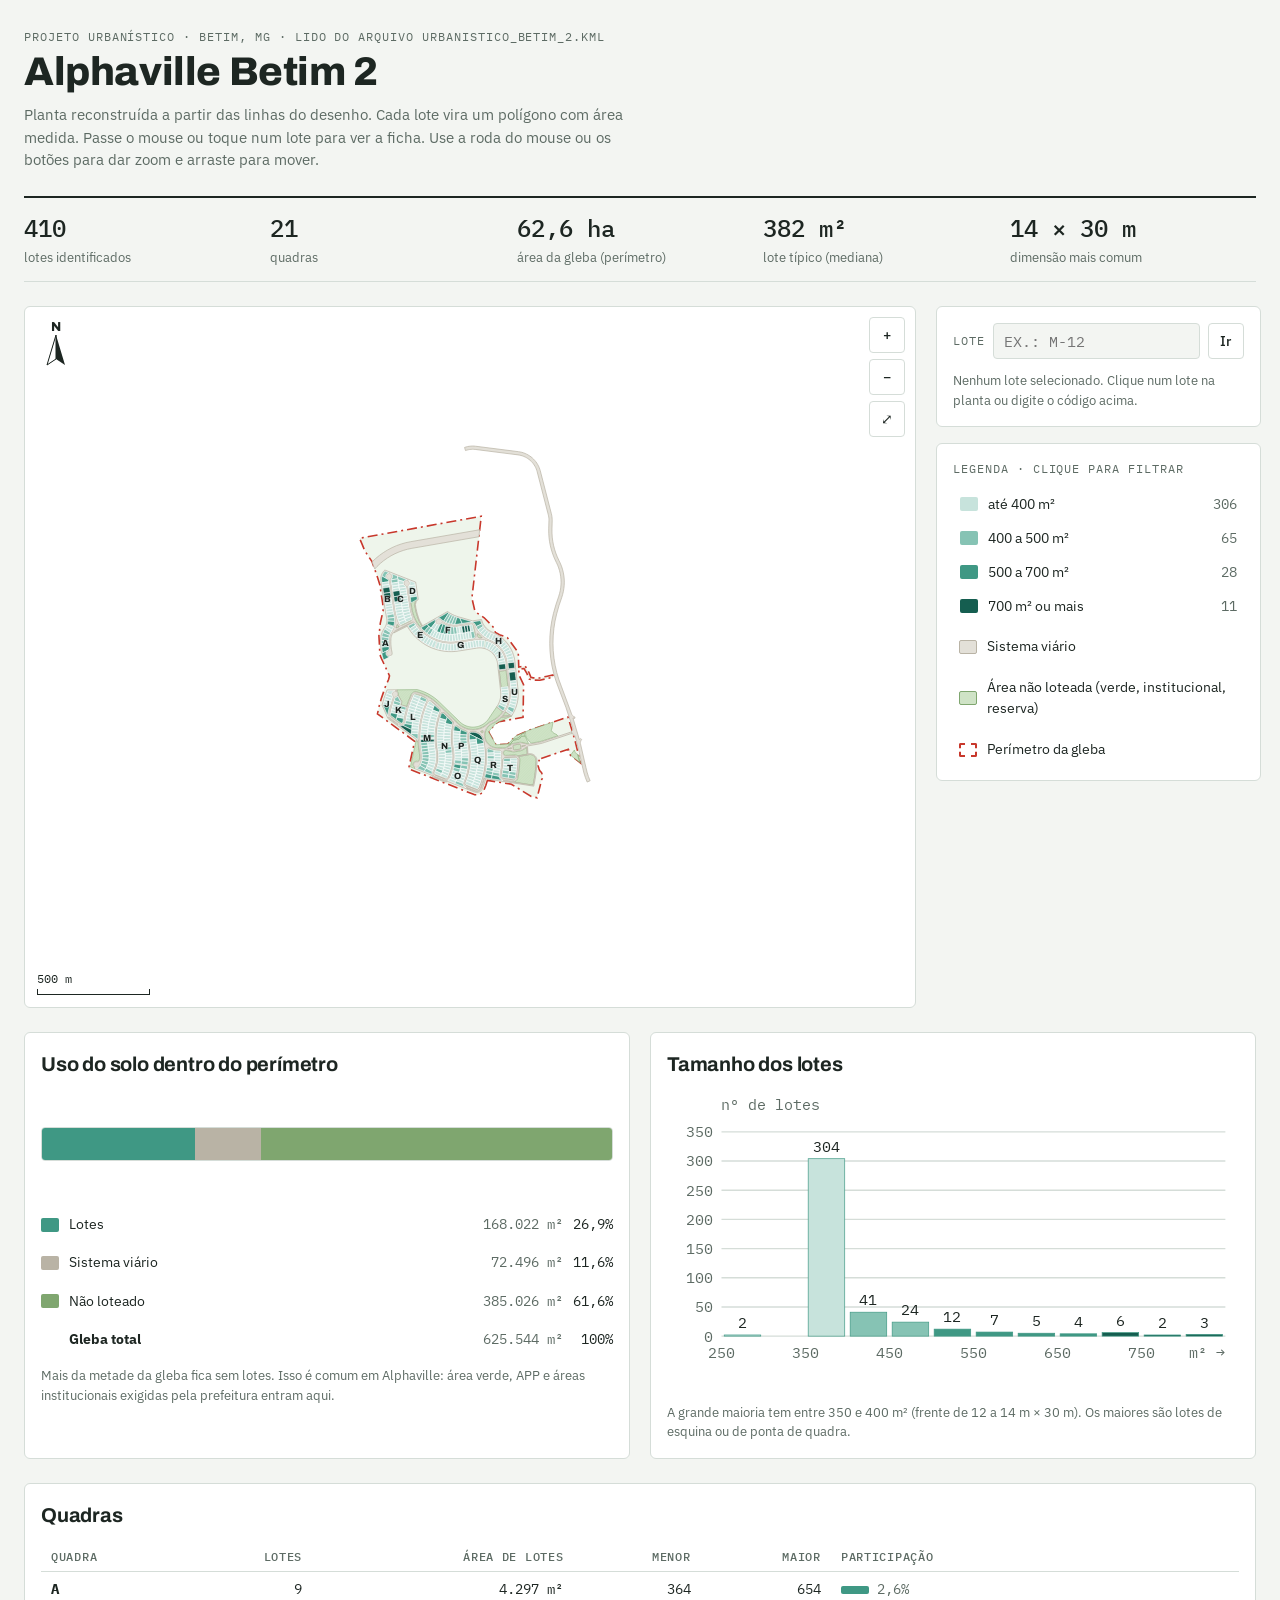
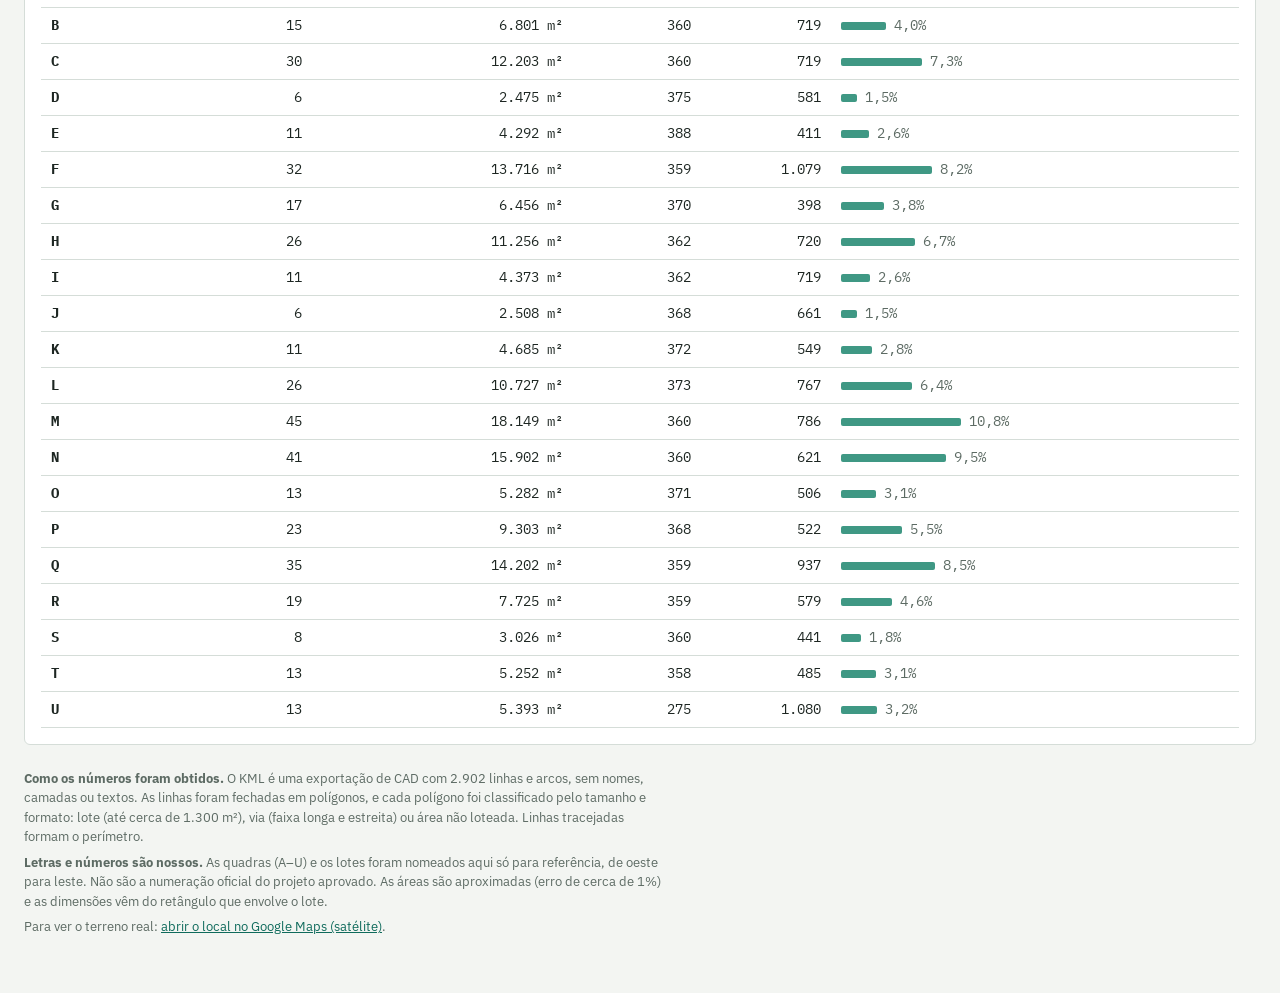
<file: empreendimentos/alphaville-betim-2.html>
<!doctype html>
<html lang="pt-BR"><head><meta charset="utf-8"><meta name="viewport" content="width=device-width,initial-scale=1,viewport-fit=cover">
<title>Alphaville Betim 2 · Planta</title>
<meta name="claude:viewport-fit-sides" content="cover">
<link rel="preconnect" href="https://fonts.googleapis.com">
<link rel="stylesheet" href="https://fonts.googleapis.com/css2?family=Archivo:wght@500;700;800&family=IBM+Plex+Sans:wght@400;500;600&family=IBM+Plex+Mono:wght@400;500&display=swap">
<style>
/* Layout: prancheta de urbanismo — planta grande à esquerda, ficha do lote à direita, números e quadras abaixo */
:root{
  --paper:#f3f5f2; --sheet:#ffffff; --ink:#1d2622; --muted:#5d6b64; --rule:#d5ddd8;
  --road:#e3e0d8; --road-edge:#b9b3a5; --green:#cfe3c6; --green-ink:#7fa66f;
  --perim:#c8382c; --accent:#0f6b5c; --hl:#f2b233;
  --c1:#c7e3dc; --c2:#86c3b4; --c3:#3f9884; --c4:#155e50;
  --f-display:"Archivo","Helvetica Neue",Arial,sans-serif;
  --f-body:"IBM Plex Sans",system-ui,-apple-system,"Segoe UI",sans-serif;
  --f-mono:"IBM Plex Mono",ui-monospace,Menlo,Consolas,monospace;
}
@media (prefers-color-scheme:dark){:root:not([data-theme="light"]){
  --paper:#121614; --sheet:#1a201d; --ink:#e4ebe7; --muted:#9aa8a1; --rule:#2e3833;
  --road:#2f2d28; --road-edge:#4a463d; --green:#1f3326; --green-ink:#4f7a57;
  --perim:#ff6b5c; --accent:#5fd0b6; --hl:#f5c04f;
  --c1:#24453d; --c2:#2f6e60; --c3:#46a58e; --c4:#8fe0c9; color-scheme:dark}}
:root[data-theme="dark"]{
  --paper:#121614; --sheet:#1a201d; --ink:#e4ebe7; --muted:#9aa8a1; --rule:#2e3833;
  --road:#2f2d28; --road-edge:#4a463d; --green:#1f3326; --green-ink:#4f7a57;
  --perim:#ff6b5c; --accent:#5fd0b6; --hl:#f5c04f;
  --c1:#24453d; --c2:#2f6e60; --c3:#46a58e; --c4:#8fe0c9; color-scheme:dark}
*{box-sizing:border-box}
body{background:var(--paper);color:var(--ink);font-family:var(--f-body);font-size:15px;line-height:1.5;
  padding-left:max(16px,env(safe-area-inset-left,0px));padding-right:max(16px,env(safe-area-inset-right,0px));padding-block:20px 48px}
.wrap{max-width:1280px;margin:0 auto;display:grid;gap:24px}
h1,h2{font-family:var(--f-display);text-wrap:balance;margin:0;letter-spacing:-.01em}
h1{font-size:clamp(26px,4vw,40px);font-weight:800;line-height:1.1}
h2{font-size:20px;font-weight:700}
.eyebrow{font-family:var(--f-mono);font-size:12px;letter-spacing:.08em;text-transform:uppercase;color:var(--muted)}
.lede{color:var(--muted);max-width:68ch;margin:6px 0 0}
.mono,.num{font-family:var(--f-mono);font-variant-numeric:tabular-nums}
a{color:var(--accent)}
header{display:grid;gap:4px}

.kpis{display:grid;grid-template-columns:repeat(auto-fit,minmax(150px,1fr));border-top:2px solid var(--ink);border-bottom:1px solid var(--rule)}
.kpi{padding:12px 14px 14px 0;display:grid;gap:2px;align-content:start}
.kpi b{font-family:var(--f-mono);font-size:24px;font-weight:500;font-variant-numeric:tabular-nums}
.kpi span{font-size:13px;color:var(--muted)}

.board{display:grid;grid-template-columns:minmax(0,1fr) 320px;gap:20px;align-items:start}
@media (max-width:900px){.board{grid-template-columns:minmax(0,1fr)}}
.mapbox{position:relative;background:var(--sheet);border:1px solid var(--rule);border-radius:6px;overflow:hidden;height:min(78vh,820px);min-height:420px;touch-action:none}
#map{width:100%;height:100%;display:block;cursor:grab;user-select:none}
#map.drag{cursor:grabbing}
.lot{stroke:var(--sheet);stroke-width:.6;vector-effect:non-scaling-stroke;cursor:pointer}
.lot:hover{stroke:var(--ink);stroke-width:1.4}
.lot.sel{fill:var(--hl)!important;stroke:var(--ink);stroke-width:1.6}
.lot.dim{opacity:.18}
.road{fill:var(--road);stroke:var(--road-edge);stroke-width:.7;vector-effect:non-scaling-stroke;fill-rule:evenodd}
.area{fill:url(#hatch);stroke:var(--green-ink);stroke-width:.5;vector-effect:non-scaling-stroke;fill-rule:evenodd}
.perim{fill:var(--green);fill-opacity:.35;stroke:var(--perim);stroke-width:1.6;stroke-dasharray:10 4 2 4;vector-effect:non-scaling-stroke}
.qlabel{font-family:var(--f-display);font-weight:800;fill:var(--ink);paint-order:stroke;stroke:var(--sheet);stroke-width:3px;stroke-linejoin:round;pointer-events:none;text-anchor:middle;dominant-baseline:central}
.lotnum{font-family:var(--f-mono);fill:var(--ink);pointer-events:none;text-anchor:middle;dominant-baseline:central;opacity:.75}
.maptools{position:absolute;top:10px;right:10px;display:grid;gap:6px}
.maptools button,.btn{font:500 14px var(--f-body);background:var(--sheet);color:var(--ink);border:1px solid var(--rule);border-radius:4px;min-width:36px;height:36px;cursor:pointer;padding:0 10px}
.maptools button:hover,.btn:hover{border-color:var(--ink)}
button:focus-visible,input:focus-visible,.chip:focus-visible{outline:2px solid var(--accent);outline-offset:2px}
.compass{position:absolute;left:12px;top:12px;pointer-events:none}
.scalebar{position:absolute;left:12px;bottom:12px;pointer-events:none;font:12px var(--f-mono);color:var(--ink);display:grid;gap:3px}
.scalebar i{display:block;height:6px;border:1.5px solid var(--ink);border-top:0}
.tip{position:absolute;pointer-events:none;background:var(--ink);color:var(--sheet);font:13px var(--f-mono);padding:6px 8px;border-radius:4px;white-space:nowrap;transform:translate(-50%,-120%)}

aside{display:grid;gap:16px}
.card{background:var(--sheet);border:1px solid var(--rule);border-radius:6px;padding:16px;display:grid;gap:12px}
.legend{display:grid;gap:6px}
.chip{display:flex;align-items:center;gap:10px;background:none;border:1px solid transparent;border-radius:4px;padding:4px 6px;font:14px var(--f-body);color:var(--ink);cursor:pointer;text-align:left;width:100%}
.chip:hover{border-color:var(--rule)}
.chip[aria-pressed="true"]{border-color:var(--ink)}
.chip .n{margin-left:auto;font-family:var(--f-mono);color:var(--muted)}
.sw{width:18px;height:14px;border-radius:2px;flex:none}
.sw.road{background:var(--road);border:1px solid var(--road-edge)}
.sw.area{background:var(--green);border:1px solid var(--green-ink)}
.sw.perim{border:2px dashed var(--perim);background:transparent}
.static{display:flex;align-items:center;gap:10px;padding:4px 6px;font-size:14px}
.search{display:flex;gap:8px}
.search input{flex:1;min-width:0;font:15px var(--f-mono);padding:6px 10px;border:1px solid var(--rule);border-radius:4px;background:var(--paper);color:var(--ink);text-transform:uppercase}
dl.ficha{display:grid;grid-template-columns:auto 1fr;gap:6px 14px;margin:0;font-size:14px}
dl.ficha dt{color:var(--muted)}
dl.ficha dd{margin:0;font-family:var(--f-mono);font-variant-numeric:tabular-nums;text-align:right}
.big{font-family:var(--f-display);font-size:30px;font-weight:800;line-height:1}
.hint{color:var(--muted);font-size:13px;margin:0}

.two{display:grid;grid-template-columns:repeat(auto-fit,minmax(min(100%,380px),1fr));gap:20px}
.usebar{display:flex;height:34px;border-radius:4px;overflow:hidden;border:1px solid var(--rule)}
.usebar div{height:100%}
.uselist{display:grid;gap:8px;margin:0;padding:0;list-style:none}
.uselist li{display:grid;grid-template-columns:18px 1fr auto auto;gap:10px;align-items:center;font-size:14px}
.uselist .num{color:var(--muted)}
.uselist .pct{font-family:var(--f-mono);min-width:5ch;text-align:right}
svg.hist text{font:11px var(--f-mono);fill:var(--muted)}
svg.hist .lbl{fill:var(--ink)}
.tablebox{overflow-x:auto}
table{border-collapse:collapse;width:100%;font-size:14px}
th,td{padding:7px 10px;border-bottom:1px solid var(--rule);text-align:right;white-space:nowrap}
th{font:500 12px var(--f-mono);letter-spacing:.06em;text-transform:uppercase;color:var(--muted)}
th:first-child,td:first-child{text-align:left}
td{font-family:var(--f-mono);font-variant-numeric:tabular-nums}
tbody tr{cursor:pointer}
tbody tr:hover{background:var(--paper)}
td .qbar{display:inline-block;height:8px;background:var(--c3);border-radius:2px;vertical-align:middle}
.notes{font-size:13px;color:var(--muted);max-width:80ch;display:grid;gap:6px}
.notes p{margin:0}
</style>

<div class="wrap">
  <header>
    <div class="eyebrow">Projeto urbanístico · Betim, MG · lido do arquivo Urbanistico_Betim_2.kml</div>
    <h1>Alphaville Betim 2</h1>
    <p class="lede">Planta reconstruída a partir das linhas do desenho. Cada lote vira um polígono com área medida. Passe o mouse ou toque num lote para ver a ficha. Use a roda do mouse ou os botões para dar zoom e arraste para mover.</p>
  </header>

  <section class="kpis" aria-label="Resumo">
    <div class="kpi"><b id="k-n"></b><span>lotes identificados</span></div>
    <div class="kpi"><b id="k-q"></b><span>quadras</span></div>
    <div class="kpi"><b id="k-g"></b><span>área da gleba (perímetro)</span></div>
    <div class="kpi"><b id="k-med"></b><span>lote típico (mediana)</span></div>
    <div class="kpi"><b id="k-dim"></b><span>dimensão mais comum</span></div>
  </section>

  <section class="board">
    <div class="mapbox" id="mapbox">
      <svg id="map" role="img" aria-label="Planta do loteamento com quadras e lotes">
        <defs>
          <pattern id="hatch" width="8" height="8" patternUnits="userSpaceOnUse" patternTransform="rotate(45)">
            <rect width="8" height="8" fill="var(--green)"></rect>
            <line x1="0" y1="0" x2="0" y2="8" stroke="var(--green-ink)" stroke-width="1" opacity=".5"></line>
          </pattern>
        </defs>
        <g id="world"></g>
      </svg>
      <svg class="compass" width="38" height="52" viewBox="0 0 38 52" aria-hidden="true">
        <text x="19" y="12" text-anchor="middle" font-family="Archivo, sans-serif" font-weight="800" font-size="13" fill="var(--ink)">N</text>
        <path d="M19 16 L28 46 L19 40 L10 46 Z" fill="var(--ink)"></path>
        <path d="M19 16 L19 40 L10 46 Z" fill="var(--sheet)" stroke="var(--ink)" stroke-width="1"></path>
      </svg>
      <div class="scalebar" aria-hidden="true"><span id="sb-l">100 m</span><i id="sb"></i></div>
      <div class="maptools">
        <button id="zin" aria-label="Aproximar">+</button>
        <button id="zout" aria-label="Afastar">−</button>
        <button id="zfit" aria-label="Ver tudo" title="Ver tudo">⤢</button>
      </div>
      <div class="tip" id="tip" hidden></div>
    </div>

    <aside>
      <div class="card" aria-live="polite">
        <div class="search">
          <label for="q" class="eyebrow" style="align-self:center">Lote</label>
          <input id="q" placeholder="ex.: M-12" autocomplete="off">
          <button class="btn" id="go">Ir</button>
        </div>
        <div id="ficha"><p class="hint">Nenhum lote selecionado. Clique num lote na planta ou digite o código acima.</p></div>
      </div>
      <div class="card">
        <div class="eyebrow">Legenda · clique para filtrar</div>
        <div class="legend" id="legend"></div>
        <div class="static"><span class="sw road"></span>Sistema viário</div>
        <div class="static"><span class="sw area"></span>Área não loteada (verde, institucional, reserva)</div>
        <div class="static"><span class="sw perim"></span>Perímetro da gleba</div>
      </div>
    </aside>
  </section>

  <section class="two">
    <div class="card">
      <h2>Uso do solo dentro do perímetro</h2>
      <div class="usebar" id="usebar"></div>
      <ul class="uselist" id="uselist"></ul>
      <p class="hint">Mais da metade da gleba fica sem lotes. Isso é comum em Alphaville: área verde, APP e áreas institucionais exigidas pela prefeitura entram aqui.</p>
    </div>
    <div class="card">
      <h2>Tamanho dos lotes</h2>
      <svg class="hist" id="hist" viewBox="0 0 420 220" width="100%" role="img" aria-label="Histograma de áreas dos lotes"></svg>
      <p class="hint">A grande maioria tem entre 350 e 400 m² (frente de 12 a 14 m × 30 m). Os maiores são lotes de esquina ou de ponta de quadra.</p>
    </div>
  </section>

  <section class="card">
    <h2>Quadras</h2>
    <div class="tablebox">
      <table>
        <thead><tr><th>Quadra</th><th>Lotes</th><th>Área de lotes</th><th>Menor</th><th>Maior</th><th style="text-align:left">Participação</th></tr></thead>
        <tbody id="qtable"></tbody>
      </table>
    </div>
  </section>

  <section class="notes">
    <p><b>Como os números foram obtidos.</b> O KML é uma exportação de CAD com 2.902 linhas e arcos, sem nomes, camadas ou textos. As linhas foram fechadas em polígonos, e cada polígono foi classificado pelo tamanho e formato: lote (até cerca de 1.300 m²), via (faixa longa e estreita) ou área não loteada. Linhas tracejadas formam o perímetro.</p>
    <p><b>Letras e números são nossos.</b> As quadras (A–U) e os lotes foram nomeados aqui só para referência, de oeste para leste. Não são a numeração oficial do projeto aprovado. As áreas são aproximadas (erro de cerca de 1%) e as dimensões vêm do retângulo que envolve o lote.</p>
    <p>Para ver o terreno real: <a href="https://www.google.com/maps/@-19.9065,-44.1925,1100m/data=!3m1!1e3" target="_blank" rel="noopener">abrir o local no Google Maps (satélite)</a>.</p>
  </section>
</div>

<script id="data" type="application/json">{"lots":[{"id":"A-01","q":"A","a":367.8,"d":[15.0,30.1],"r":[[-371.9,51.0],[-398.5,37.1],[-398.0,36.2],[-397.5,35.2],[-397.3,34.6],[-397.1,34.3],[-396.5,32.9],[-396.0,31.8],[-395.9,31.5],[-395.8,31.3],[-394.7,28.3],[-366.0,37.2],[-368.1,42.7],[-368.7,44.1],[-370.5,48.2],[-371.2,49.7],[-371.9,51.0]],"c":[-380.1,39.9]},{"id":"A-02","q":"A","a":363.8,"d":[14.0,30.1],"r":[[-398.5,37.1],[-371.9,51.0],[-373.2,53.3],[-374.2,55.1],[-377.3,60.0],[-379.1,62.9],[-403.9,45.8],[-403.2,44.7],[-401.1,41.7],[-400.9,41.3],[-400.7,41.0],[-400.2,40.1],[-399.2,38.5],[-398.8,37.6],[-398.5,37.1]],"c":[-388.5,48.4]},{"id":"A-03","q":"A","a":468.2,"d":[18.6,31.0],"r":[[-403.9,45.8],[-379.1,62.9],[-379.2,63.1],[-379.8,64.2],[-380.5,65.6],[-380.7,65.8],[-380.9,66.3],[-381.3,67.1],[-381.9,68.3],[-382.2,69.2],[-382.4,69.6],[-382.6,70.0],[-383.0,71.0],[-383.5,72.4],[-383.7,73.0],[-383.8,73.3],[-384.0,73.9],[-412.7,62.3],[-411.7,59.8],[-411.1,58.3],[-408.9,53.9],[-408.8,53.8],[-408.6,53.5],[-406.2,49.4],[-405.4,48.0],[-403.9,45.8]],"c":[-397.1,61.0]},{"id":"A-04","q":"A","a":485.8,"d":[18.9,31.8],"r":[[-412.7,62.3],[-384.0,73.9],[-384.6,75.7],[-384.8,76.4],[-384.8,76.6],[-384.9,76.7],[-385.6,79.6],[-385.6,79.8],[-385.6,80.0],[-385.7,80.6],[-386.1,82.6],[-386.2,83.1],[-386.2,83.5],[-386.3,84.2],[-386.5,85.6],[-417.8,80.5],[-417.7,79.6],[-417.3,77.7],[-416.7,74.6],[-416.2,72.6],[-415.4,69.8],[-414.7,67.7],[-413.7,64.7],[-413.0,63.0],[-412.7,62.3]],"c":[-400.4,74.2]},{"id":"A-05","q":"A","a":451.9,"d":[16.3,32.1],"r":[[-417.8,80.5],[-386.5,85.6],[-386.6,87.1],[-387.1,97.5],[-419.0,96.8],[-418.8,89.5],[-418.4,84.7],[-418.2,82.7],[-417.8,80.5]],"c":[-402.7,88.3]},{"id":"A-06","q":"A","a":411.0,"d":[13.7,32.0],"r":[[-419.0,96.8],[-387.1,97.5],[-387.1,99.8],[-387.2,101.6],[-387.1,104.7],[-387.1,109.5],[-419.0,110.5],[-419.1,107.5],[-419.1,101.6],[-419.0,96.8]],"c":[-403.1,103.2]},{"id":"A-07","q":"A","a":479.7,"d":[16.1,32.0],"r":[[-419.0,110.5],[-387.1,109.5],[-386.9,112.9],[-386.8,116.1],[-386.4,119.7],[-386.2,123.5],[-417.9,126.5],[-418.2,123.7],[-418.7,115.7],[-419.0,110.5]],"c":[-402.6,117.9]},{"id":"A-08","q":"A","a":614.8,"d":[25.7,31.9],"r":[[-417.9,126.5],[-386.2,123.5],[-385.4,130.5],[-385.4,131.1],[-385.3,131.7],[-385.4,132.3],[-385.4,132.9],[-385.5,133.5],[-385.7,134.0],[-385.8,134.6],[-386.1,135.2],[-386.3,135.7],[-386.6,136.2],[-386.9,136.7],[-387.3,137.2],[-387.7,137.7],[-388.1,138.1],[-388.5,138.5],[-389.0,138.9],[-389.5,139.2],[-390.0,139.5],[-390.6,139.8],[-391.1,140.1],[-414.3,152.0],[-416.7,137.8],[-417.2,133.1],[-417.9,126.5]],"c":[-402.2,137.7]},{"id":"A-09","q":"A","a":654.3,"d":[30.0,36.6],"r":[[-409.9,183.4],[-414.5,168.4],[-415.7,163.2],[-417.9,153.8],[-391.1,140.1],[-392.0,140.6],[-392.9,141.1],[-393.7,141.8],[-394.5,142.5],[-395.3,143.2],[-395.9,144.0],[-396.6,144.8],[-397.1,145.7],[-397.6,146.6],[-398.1,147.6],[-398.4,148.6],[-398.7,149.6],[-399.0,150.6],[-399.1,151.6],[-399.2,152.7],[-399.2,153.7],[-399.2,154.8],[-399.1,155.8],[-398.9,156.8],[-398.6,157.8],[-398.2,158.8],[-397.8,159.8],[-397.3,160.7],[-396.8,161.6],[-396.2,162.5],[-395.5,163.3],[-394.8,164.0],[-394.0,164.7],[-393.2,165.4],[-392.4,166.0],[-391.5,166.5],[-390.5,167.0],[-389.6,167.4],[-388.6,167.7],[-387.6,168.0],[-386.5,168.2],[-385.5,168.3],[-384.5,168.4],[-383.4,168.4],[-382.4,168.3],[-381.3,168.1],[-380.3,167.9],[-379.3,167.5],[-378.3,167.2],[-377.4,166.7],[-409.9,183.4]],"c":[-406.2,162.0]},{"id":"B-01","q":"B","a":454.6,"d":[27.9,29.8],"r":[[-392.3,-174.2],[-416.6,-188.2],[-416.3,-189.4],[-415.8,-190.7],[-415.1,-192.7],[-414.6,-193.8],[-413.7,-195.8],[-413.2,-196.9],[-412.2,-198.8],[-411.6,-199.9],[-410.6,-201.4],[-409.7,-202.8],[-408.8,-204.1],[-407.7,-205.5],[-406.0,-207.6],[-405.6,-208.0],[-403.3,-210.5],[-384.3,-203.1],[-384.7,-202.2],[-385.7,-202.1],[-386.8,-202.0],[-387.8,-201.9],[-388.8,-201.6],[-389.8,-201.3],[-390.7,-201.0],[-391.7,-200.5],[-392.6,-200.0],[-393.5,-199.4],[-394.3,-198.8],[-395.1,-198.1],[-395.8,-197.4],[-396.5,-196.6],[-397.1,-195.8],[-397.7,-194.9],[-398.2,-194.0],[-398.6,-193.1],[-399.0,-192.1],[-399.3,-191.1],[-399.5,-190.1],[-399.7,-189.1],[-399.8,-188.1],[-399.8,-187.0],[-399.8,-186.0],[-399.7,-185.0],[-399.5,-184.0],[-399.2,-183.0],[-398.9,-182.0],[-398.5,-181.0],[-398.0,-180.1],[-397.5,-179.2],[-396.9,-178.3],[-396.3,-177.5],[-395.6,-176.8],[-394.9,-176.0],[-394.1,-175.4],[-393.2,-174.8],[-392.3,-174.2]],"c":[-407.0,-192.4]},{"id":"B-02","q":"B","a":579.0,"d":[29.0,30.0],"r":[[-387.3,-163.3],[-416.9,-158.9],[-418.1,-166.4],[-418.5,-169.6],[-418.6,-171.7],[-418.6,-172.8],[-418.6,-174.5],[-418.6,-176.3],[-418.5,-177.6],[-418.3,-179.5],[-418.1,-181.2],[-417.9,-182.7],[-417.6,-184.4],[-417.2,-186.2],[-416.8,-187.5],[-416.6,-188.2],[-392.3,-174.2],[-391.8,-173.9],[-391.3,-173.5],[-390.8,-173.1],[-390.4,-172.7],[-390.0,-172.2],[-389.6,-171.7],[-389.2,-171.2],[-388.9,-170.7],[-388.7,-170.1],[-388.4,-169.6],[-388.2,-169.0],[-388.1,-168.4],[-388.0,-167.8],[-387.3,-163.3]],"c":[-405.1,-173.7]},{"id":"B-03","q":"B","a":359.5,"d":[12.0,30.0],"r":[[-416.9,-158.9],[-387.3,-163.3],[-385.5,-151.5],[-415.1,-147.0],[-416.9,-158.9]],"c":[-401.2,-155.2]},{"id":"B-04","q":"B","a":359.6,"d":[12.0,30.0],"r":[[-415.1,-147.0],[-385.5,-151.5],[-383.7,-139.6],[-413.3,-135.1],[-415.1,-147.0]],"c":[-399.4,-143.3]},{"id":"B-05","q":"B","a":719.3,"d":[24.0,30.0],"r":[[-413.3,-135.1],[-383.7,-139.6],[-381.9,-127.8],[-380.3,-117.4],[-380.1,-115.9],[-409.8,-111.4],[-413.3,-135.1]],"c":[-396.3,-122.6]},{"id":"B-06","q":"B","a":719.1,"d":[24.0,30.0],"r":[[-409.8,-111.4],[-380.1,-115.9],[-378.3,-104.1],[-376.5,-92.2],[-406.2,-87.7],[-406.5,-90.2],[-409.8,-111.4]],"c":[-392.6,-98.1]},{"id":"B-07","q":"B","a":359.7,"d":[12.0,30.0],"r":[[-406.2,-87.7],[-376.5,-92.2],[-374.7,-80.4],[-404.4,-75.9],[-406.2,-87.7]],"c":[-390.4,-84.0]},{"id":"B-08","q":"B","a":359.5,"d":[12.0,30.0],"r":[[-404.4,-75.9],[-374.7,-80.4],[-372.9,-68.5],[-402.6,-64.0],[-404.4,-75.9]],"c":[-388.6,-72.2]},{"id":"B-09","q":"B","a":359.6,"d":[12.0,30.0],"r":[[-402.6,-64.0],[-372.9,-68.5],[-371.1,-56.6],[-400.8,-52.2],[-402.6,-64.0]],"c":[-386.8,-60.3]},{"id":"B-10","q":"B","a":359.5,"d":[12.0,30.0],"r":[[-400.8,-52.2],[-371.1,-56.6],[-369.3,-44.8],[-399.0,-40.3],[-400.8,-52.2]],"c":[-385.1,-48.5]},{"id":"B-11","q":"B","a":359.6,"d":[12.0,30.0],"r":[[-399.0,-40.3],[-369.3,-44.8],[-367.8,-34.9],[-367.5,-32.9],[-397.1,-28.5],[-397.5,-30.5],[-399.0,-40.3]],"c":[-383.4,-37.6]},{"id":"B-12","q":"B","a":383.6,"d":[13.6,30.0],"r":[[-365.4,-21.1],[-394.7,-15.1],[-395.0,-16.8],[-396.6,-25.3],[-397.1,-28.5],[-367.5,-32.9],[-366.9,-29.5],[-366.0,-24.5],[-365.6,-22.6],[-365.4,-21.1]],"c":[-381.1,-23.5]},{"id":"B-13","q":"B","a":449.8,"d":[16.0,30.1],"r":[[-362.2,-5.5],[-391.9,-1.3],[-392.1,-2.8],[-392.2,-3.2],[-392.2,-3.5],[-392.4,-4.3],[-393.0,-7.2],[-394.7,-15.1],[-365.4,-21.1],[-363.8,-14.1],[-362.7,-9.0],[-362.4,-7.1],[-362.2,-5.5]],"c":[-378.6,-11.5]},{"id":"B-14","q":"B","a":453.0,"d":[18.0,30.2],"r":[[-391.9,-1.3],[-362.2,-5.5],[-362.0,-3.9],[-361.7,-0.9],[-361.4,2.1],[-361.3,5.1],[-361.3,8.1],[-361.4,11.1],[-361.4,12.5],[-391.3,10.9],[-391.3,9.8],[-391.3,8.7],[-391.3,7.9],[-391.3,6.8],[-391.3,5.7],[-391.3,4.7],[-391.4,3.8],[-391.4,2.7],[-391.5,1.7],[-391.6,0.7],[-391.8,-0.2],[-391.9,-1.3]],"c":[-376.4,3.3]},{"id":"B-15","q":"B","a":525.4,"d":[21.2,30.4],"r":[[-391.3,10.9],[-361.4,12.5],[-361.5,14.2],[-361.7,16.6],[-362.1,20.1],[-362.4,22.3],[-363.1,25.9],[-363.5,27.9],[-364.9,33.4],[-393.5,24.5],[-392.7,21.2],[-392.7,20.9],[-392.6,20.6],[-392.4,19.5],[-392.1,17.8],[-392.0,17.2],[-391.9,16.7],[-391.8,15.6],[-391.6,14.3],[-391.5,13.5],[-391.5,12.7],[-391.4,11.8],[-391.3,10.9]],"c":[-377.6,21.7]},{"id":"C-01","q":"C","a":474.7,"d":[29.7,29.7],"r":[[-346.7,-176.1],[-376.2,-171.6],[-376.1,-171.9],[-376.1,-172.1],[-376.0,-172.5],[-376.0,-172.7],[-375.9,-173.3],[-375.8,-173.7],[-375.7,-173.9],[-375.6,-174.0],[-375.5,-174.5],[-375.3,-174.7],[-375.2,-175.0],[-374.9,-175.5],[-374.9,-175.5],[-374.6,-176.0],[-374.2,-176.5],[-373.8,-177.0],[-373.1,-177.8],[-372.5,-178.6],[-371.9,-179.5],[-371.4,-180.4],[-371.0,-181.4],[-370.6,-182.3],[-370.3,-183.3],[-370.1,-184.3],[-369.9,-185.4],[-369.8,-186.4],[-369.8,-187.4],[-369.9,-188.5],[-370.0,-189.5],[-370.2,-190.5],[-370.5,-191.5],[-370.8,-192.5],[-371.2,-193.5],[-371.7,-194.4],[-372.2,-195.3],[-372.8,-196.2],[-373.5,-197.0],[-374.2,-197.7],[-374.9,-198.4],[-375.7,-199.1],[-376.6,-199.7],[-377.5,-200.2],[-378.4,-200.7],[-379.4,-201.1],[-348.7,-189.1],[-346.7,-176.1]],"c":[-359.1,-185.9]},{"id":"C-02","q":"C","a":494.2,"d":[15.7,47.2],"r":[[-320.5,-164.2],[-346.0,-171.2],[-346.7,-176.1],[-348.7,-189.1],[-304.7,-171.9],[-304.9,-171.6],[-305.9,-171.8],[-306.9,-171.9],[-306.9,-171.9],[-307.9,-171.9],[-308.0,-171.9],[-308.3,-171.8],[-309.0,-171.8],[-309.8,-171.7],[-310.1,-171.6],[-310.4,-171.6],[-311.0,-171.4],[-312.0,-171.2],[-312.0,-171.2],[-312.1,-171.1],[-313.1,-170.8],[-314.0,-170.3],[-314.4,-170.1],[-314.8,-169.9],[-314.9,-169.8],[-314.9,-169.8],[-315.0,-169.8],[-315.7,-169.4],[-315.7,-169.3],[-315.8,-169.3],[-316.2,-169.0],[-316.5,-168.8],[-316.6,-168.7],[-316.7,-168.7],[-317.1,-168.3],[-317.3,-168.1],[-317.3,-168.1],[-317.5,-168.0],[-317.9,-167.6],[-318.0,-167.5],[-318.1,-167.4],[-318.2,-167.3],[-318.5,-167.0],[-318.8,-166.7],[-318.9,-166.6],[-318.9,-166.5],[-319.0,-166.3],[-319.4,-165.9],[-319.5,-165.7],[-319.6,-165.7],[-319.8,-165.4],[-320.0,-165.1],[-320.0,-165.0],[-320.2,-164.8],[-320.4,-164.4],[-320.5,-164.2]],"c":[-339.9,-182.6]},{"id":"C-03","q":"C","a":449.5,"d":[15.0,30.0],"r":[[-344.5,-161.3],[-374.1,-156.8],[-376.1,-169.6],[-376.2,-170.1],[-376.2,-170.6],[-376.2,-170.6],[-376.2,-170.9],[-376.2,-171.4],[-376.2,-171.6],[-346.7,-176.1],[-344.5,-161.3]],"c":[-360.3,-165.4]},{"id":"C-04","q":"C","a":397.7,"d":[23.1,24.1],"r":[[-346.0,-171.2],[-320.5,-164.2],[-320.6,-164.0],[-320.7,-163.9],[-320.8,-163.7],[-321.0,-163.3],[-321.1,-163.1],[-321.1,-163.0],[-321.2,-162.7],[-321.4,-162.4],[-321.5,-162.1],[-321.5,-162.0],[-321.6,-161.8],[-321.7,-161.4],[-321.8,-161.2],[-321.8,-161.0],[-321.9,-160.8],[-322.0,-160.5],[-322.1,-160.1],[-322.1,-160.0],[-322.1,-159.9],[-322.2,-159.5],[-322.2,-159.2],[-322.3,-159.0],[-322.3,-158.6],[-322.3,-158.5],[-322.3,-158.3],[-322.4,-157.9],[-322.4,-157.6],[-322.4,-157.5],[-322.4,-157.4],[-322.4,-156.9],[-322.4,-156.6],[-322.4,-156.5],[-322.4,-156.3],[-322.4,-155.8],[-322.4,-155.6],[-322.4,-155.5],[-322.3,-155.4],[-322.3,-154.8],[-322.2,-154.5],[-322.2,-154.5],[-322.2,-154.2],[-322.1,-153.8],[-322.1,-153.7],[-322.0,-153.5],[-321.9,-153.1],[-321.8,-152.7],[-321.8,-152.6],[-321.8,-152.5],[-321.5,-151.6],[-342.5,-148.4],[-344.5,-161.3],[-346.0,-171.2]],"c":[-333.2,-159.7]},{"id":"C-05","q":"C","a":389.5,"d":[13.0,30.0],"r":[[-374.1,-156.8],[-344.5,-161.3],[-342.5,-148.4],[-372.2,-143.9],[-374.1,-156.8]],"c":[-358.3,-152.6]},{"id":"C-06","q":"C","a":359.7,"d":[12.0,30.0],"r":[[-372.2,-143.9],[-342.5,-148.4],[-340.8,-136.5],[-370.4,-132.1],[-372.1,-143.3],[-372.2,-143.9]],"c":[-356.4,-139.9]},{"id":"C-07","q":"C","a":364.5,"d":[14.3,29.9],"r":[[-310.8,-138.7],[-340.4,-134.3],[-340.8,-136.5],[-342.5,-148.4],[-321.5,-151.6],[-321.2,-150.9],[-321.1,-150.8],[-321.1,-150.8],[-321.1,-150.6],[-320.7,-150.0],[-320.7,-149.8],[-320.7,-149.8],[-320.6,-149.7],[-320.3,-149.2],[-320.1,-148.9],[-320.1,-148.9],[-320.1,-148.8],[-319.8,-148.4],[-319.6,-148.1],[-319.5,-148.1],[-319.5,-148.0],[-318.9,-147.2],[-318.3,-146.6],[-318.2,-146.5],[-318.2,-146.5],[-318.2,-146.4],[-318.0,-146.2],[-317.5,-145.7],[-317.3,-145.6],[-316.6,-145.1],[-315.8,-144.5],[-314.9,-143.9],[-314.4,-143.6],[-313.9,-143.2],[-313.4,-142.8],[-313.0,-142.4],[-312.6,-142.0],[-312.6,-141.9],[-312.2,-141.5],[-312.0,-141.2],[-311.8,-140.9],[-311.7,-140.7],[-311.5,-140.4],[-311.4,-140.2],[-311.3,-139.8],[-311.1,-139.5],[-311.0,-139.3],[-310.8,-138.7]],"c":[-327.7,-143.0]},{"id":"C-08","q":"C","a":359.6,"d":[12.0,30.0],"r":[[-370.4,-132.1],[-340.8,-136.5],[-340.4,-134.3],[-339.0,-124.7],[-368.6,-120.2],[-368.8,-121.4],[-370.4,-132.1]],"c":[-354.7,-128.4]},{"id":"C-09","q":"C","a":374.5,"d":[12.5,30.0],"r":[[-308.9,-126.4],[-338.5,-121.9],[-339.0,-124.7],[-340.4,-134.3],[-310.8,-138.7],[-310.7,-138.3],[-310.6,-137.9],[-310.6,-137.5],[-308.9,-126.4]],"c":[-324.6,-130.3]},{"id":"C-10","q":"C","a":359.6,"d":[12.0,30.0],"r":[[-338.5,-121.9],[-308.9,-126.4],[-307.4,-116.8],[-307.1,-114.5],[-336.7,-110.1],[-337.2,-112.8],[-338.5,-121.9]],"c":[-323.0,-119.4]},{"id":"C-11","q":"C","a":719.4,"d":[24.0,30.0],"r":[[-368.6,-120.2],[-339.0,-124.7],[-338.5,-121.9],[-337.2,-112.8],[-336.7,-110.1],[-335.4,-101.0],[-365.0,-96.5],[-367.0,-109.4],[-368.6,-120.2]],"c":[-352.1,-111.4]},{"id":"C-12","q":"C","a":359.6,"d":[12.0,30.0],"r":[[-336.7,-110.1],[-307.1,-114.5],[-306.4,-109.9],[-305.3,-102.7],[-334.9,-98.2],[-335.4,-101.0],[-336.7,-110.1]],"c":[-321.0,-106.3]},{"id":"C-13","q":"C","a":359.7,"d":[12.0,30.0],"r":[[-334.9,-98.2],[-305.3,-102.7],[-303.8,-93.2],[-303.5,-90.8],[-333.1,-86.3],[-333.6,-89.1],[-334.9,-98.2]],"c":[-319.4,-95.7]},{"id":"C-14","q":"C","a":719.2,"d":[24.0,30.0],"r":[[-365.0,-96.5],[-335.4,-101.0],[-334.9,-98.2],[-333.6,-89.1],[-333.1,-86.3],[-331.8,-77.3],[-361.4,-72.8],[-365.0,-96.5]],"c":[-348.5,-87.7]},{"id":"C-15","q":"C","a":359.8,"d":[12.0,30.0],"r":[[-333.1,-86.3],[-303.5,-90.8],[-301.7,-79.0],[-331.4,-74.5],[-331.8,-77.3],[-333.1,-86.3]],"c":[-317.4,-82.7]},{"id":"C-16","q":"C","a":359.6,"d":[12.0,30.0],"r":[[-361.4,-72.8],[-331.8,-77.3],[-331.4,-74.5],[-330.0,-65.4],[-359.6,-60.9],[-361.4,-72.8]],"c":[-345.7,-69.1]},{"id":"C-17","q":"C","a":359.7,"d":[12.0,30.0],"r":[[-331.4,-74.5],[-301.7,-79.0],[-300.1,-68.2],[-299.9,-67.1],[-329.6,-62.6],[-330.0,-65.4],[-331.4,-74.5]],"c":[-315.7,-71.4]},{"id":"C-18","q":"C","a":359.6,"d":[12.0,30.0],"r":[[-328.2,-53.6],[-357.8,-49.1],[-358.8,-55.7],[-359.6,-60.9],[-330.0,-65.4],[-329.6,-62.6],[-328.2,-53.6]],"c":[-344.1,-58.3]},{"id":"C-19","q":"C","a":359.6,"d":[12.0,30.0],"r":[[-298.1,-55.3],[-327.8,-50.8],[-328.2,-53.6],[-329.6,-62.6],[-299.9,-67.1],[-299.8,-66.6],[-298.1,-55.3]],"c":[-313.8,-59.0]},{"id":"C-20","q":"C","a":382.7,"d":[12.8,30.0],"r":[[-326.3,-41.0],[-355.9,-36.5],[-356.0,-36.7],[-357.8,-49.1],[-328.2,-53.6],[-327.8,-50.8],[-326.3,-41.0]],"c":[-342.1,-45.0]},{"id":"C-21","q":"C","a":365.4,"d":[12.4,30.0],"r":[[-296.3,-43.4],[-325.9,-38.6],[-326.3,-41.0],[-327.8,-50.8],[-298.1,-55.3],[-296.6,-45.7],[-296.3,-43.4]],"c":[-312.2,-48.2]},{"id":"C-22","q":"C","a":379.1,"d":[13.5,30.0],"r":[[-324.2,-29.3],[-353.5,-23.2],[-355.9,-36.5],[-326.3,-41.0],[-325.9,-38.6],[-324.2,-29.3]],"c":[-340.0,-32.9]},{"id":"C-23","q":"C","a":388.7,"d":[13.9,30.1],"r":[[-294.0,-31.7],[-323.2,-24.9],[-324.2,-29.3],[-325.9,-38.6],[-296.3,-43.4],[-295.6,-39.7],[-294.7,-34.9],[-294.3,-33.2],[-294.0,-31.7]],"c":[-309.8,-34.0]},{"id":"C-24","q":"C","a":379.0,"d":[13.5,30.0],"r":[[-321.4,-17.8],[-350.3,-10.1],[-352.2,-17.7],[-353.4,-22.5],[-353.5,-23.2],[-324.2,-29.3],[-323.2,-24.9],[-321.4,-17.8]],"c":[-337.4,-20.1]},{"id":"C-25","q":"C","a":389.1,"d":[13.9,30.1],"r":[[-290.9,-20.1],[-319.6,-11.4],[-321.4,-17.8],[-323.2,-24.9],[-294.0,-31.7],[-293.1,-28.5],[-292.1,-24.2],[-291.4,-22.1],[-290.9,-20.1]],"c":[-306.7,-21.1]},{"id":"C-26","q":"C","a":378.9,"d":[13.5,30.0],"r":[[-318.0,-6.4],[-346.5,2.8],[-348.4,-3.3],[-349.8,-8.2],[-350.3,-10.1],[-321.4,-17.8],[-319.6,-11.4],[-318.0,-6.4]],"c":[-333.9,-7.3]},{"id":"C-27","q":"C","a":388.7,"d":[13.9,30.1],"r":[[-287.1,-8.7],[-315.2,1.8],[-318.0,-6.4],[-319.6,-11.4],[-290.9,-20.1],[-289.9,-17.2],[-288.9,-13.8],[-287.9,-11.1],[-287.1,-8.7]],"c":[-303.3,-9.9]},{"id":"C-28","q":"C","a":378.9,"d":[13.5,30.0],"r":[[-314.1,4.7],[-341.9,15.5],[-343.7,10.9],[-345.5,5.8],[-346.5,2.8],[-318.0,-6.4],[-315.2,1.8],[-314.1,4.7]],"c":[-330.3,3.8]},{"id":"C-29","q":"C","a":399.7,"d":[15.1,30.0],"r":[[-315.2,1.8],[-287.1,-8.7],[-285.0,-3.5],[-284.8,-2.9],[-284.6,-2.3],[-284.5,-1.7],[-284.4,-1.1],[-284.4,-0.5],[-284.4,0.1],[-284.4,0.7],[-284.5,1.3],[-284.6,1.9],[-284.7,2.5],[-284.9,3.1],[-285.2,3.6],[-309.4,15.7],[-314.1,4.7],[-315.2,1.8]],"c":[-299.8,3.4]},{"id":"C-30","q":"C","a":392.8,"d":[14.4,30.2],"r":[[-341.9,15.5],[-314.1,4.7],[-309.4,15.7],[-333.0,27.5],[-333.5,27.4],[-334.1,27.2],[-334.7,26.9],[-335.2,26.7],[-335.8,26.4],[-336.3,26.0],[-336.8,25.6],[-337.2,25.2],[-337.7,24.8],[-338.1,24.3],[-338.4,23.8],[-338.8,23.3],[-339.0,22.8],[-339.3,22.2],[-341.9,15.5]],"c":[-328.2,19.0]},{"id":"D-01","q":"D","a":385.5,"d":[25.1,28.4],"r":[[-269.8,-148.8],[-297.9,-144.5],[-297.9,-144.6],[-297.7,-144.9],[-297.6,-145.1],[-297.5,-145.3],[-297.3,-145.6],[-297.1,-145.8],[-296.9,-146.2],[-296.8,-146.3],[-296.4,-146.7],[-295.7,-147.5],[-295.1,-148.3],[-294.5,-149.2],[-294.0,-150.1],[-293.6,-151.1],[-293.2,-152.1],[-292.9,-153.1],[-292.7,-154.1],[-292.5,-155.1],[-292.4,-156.2],[-292.4,-157.2],[-292.5,-158.2],[-292.6,-159.3],[-292.8,-160.3],[-293.1,-161.3],[-293.4,-162.3],[-293.8,-163.3],[-294.3,-164.2],[-294.9,-165.1],[-295.5,-165.9],[-296.1,-166.7],[-296.8,-167.5],[-297.6,-168.2],[-298.4,-168.9],[-299.3,-169.5],[-299.2,-169.7],[-271.3,-158.8],[-269.8,-148.8]],"c":[-281.7,-156.7]},{"id":"D-02","q":"D","a":375.0,"d":[12.6,30.0],"r":[[-297.9,-144.5],[-269.8,-148.8],[-267.9,-136.3],[-297.6,-131.8],[-298.7,-139.3],[-298.8,-139.9],[-298.8,-140.5],[-298.8,-140.6],[-298.8,-141.1],[-298.7,-141.7],[-298.6,-142.3],[-298.5,-142.7],[-298.5,-142.9],[-298.4,-143.1],[-298.3,-143.4],[-298.1,-144.0],[-297.9,-144.5],[-297.9,-144.5]],"c":[-283.6,-140.2]},{"id":"D-03","q":"D","a":377.5,"d":[12.6,30.0],"r":[[-297.6,-131.8],[-267.9,-136.3],[-266.0,-123.9],[-295.7,-119.4],[-296.6,-125.6],[-297.6,-131.8]],"c":[-281.9,-128.7]},{"id":"D-04","q":"D","a":377.6,"d":[12.6,30.0],"r":[[-295.7,-119.4],[-266.0,-123.9],[-264.6,-114.6],[-264.1,-111.4],[-293.8,-106.9],[-295.7,-119.4]],"c":[-280.1,-117.0]},{"id":"D-05","q":"D","a":377.7,"d":[12.6,30.0],"r":[[-262.2,-99.0],[-291.9,-94.5],[-292.3,-97.1],[-293.8,-106.9],[-264.1,-111.4],[-262.2,-99.0]],"c":[-278.0,-103.0]},{"id":"D-06","q":"D","a":581.3,"d":[25.2,30.0],"r":[[-291.9,-94.5],[-262.2,-99.0],[-260.2,-85.5],[-288.1,-69.6],[-291.9,-94.5]],"c":[-281.8,-77.6]},{"id":"E-01","q":"E","a":410.9,"d":[15.6,30.0],"r":[[-268.1,28.6],[-293.2,45.1],[-293.7,44.2],[-294.5,43.0],[-301.3,31.8],[-275.5,18.9],[-275.0,19.2],[-274.5,19.5],[-274.1,19.9],[-273.7,20.3],[-273.3,20.7],[-272.9,21.2],[-272.5,21.6],[-272.2,22.1],[-268.1,28.6]],"c":[-289.7,37.4]},{"id":"E-02","q":"E","a":387.9,"d":[13.9,30.0],"r":[[-261.2,38.4],[-285.1,56.4],[-285.5,55.9],[-289.4,50.4],[-293.2,45.1],[-268.1,28.6],[-266.6,30.7],[-265.3,32.8],[-263.3,35.4],[-261.2,38.4]],"c":[-276.9,41.7]},{"id":"E-03","q":"E","a":388.0,"d":[13.9,30.0],"r":[[-253.7,47.7],[-276.4,67.3],[-276.8,66.8],[-280.9,61.8],[-285.1,56.4],[-261.2,38.4],[-259.3,40.8],[-257.6,43.0],[-255.7,45.2],[-253.7,47.7]],"c":[-269.1,52.1]},{"id":"E-04","q":"E","a":388.2,"d":[13.9,30.0],"r":[[-245.6,56.6],[-267.0,77.5],[-267.3,77.2],[-272.1,72.0],[-276.4,67.3],[-253.7,47.7],[-251.4,50.2],[-249.3,52.7],[-247.4,54.6],[-245.6,56.6]],"c":[-260.6,61.9]},{"id":"E-05","q":"E","a":388.0,"d":[13.9,30.0],"r":[[-236.9,64.9],[-256.9,87.2],[-257.2,86.9],[-262.8,81.6],[-267.0,77.5],[-245.6,56.6],[-242.7,59.4],[-240.3,61.7],[-238.7,63.1],[-236.9,64.9]],"c":[-251.5,71.2]},{"id":"E-06","q":"E","a":388.1,"d":[13.9,30.0],"r":[[-227.7,72.6],[-246.2,96.1],[-246.6,95.9],[-251.6,91.6],[-256.9,87.2],[-236.9,64.9],[-233.4,67.8],[-230.7,70.2],[-229.3,71.3],[-227.7,72.6]],"c":[-241.9,79.9]},{"id":"E-07","q":"E","a":388.1,"d":[13.9,30.0],"r":[[-218.0,79.7],[-235.0,104.4],[-235.3,104.2],[-239.5,101.1],[-246.2,96.1],[-227.7,72.6],[-223.8,75.4],[-220.6,77.9],[-219.3,78.8],[-218.0,79.7]],"c":[-231.7,87.9]},{"id":"E-08","q":"E","a":388.0,"d":[13.9,30.0],"r":[[-207.9,86.1],[-223.3,111.9],[-223.6,111.7],[-226.6,109.8],[-235.0,104.4],[-218.0,79.7],[-213.5,82.6],[-209.9,84.9],[-208.9,85.5],[-207.9,86.1]],"c":[-221.1,95.3]},{"id":"E-09","q":"E","a":388.2,"d":[13.9,30.0],"r":[[-197.4,91.9],[-211.1,118.6],[-211.2,118.6],[-215.4,116.2],[-223.3,111.9],[-207.9,86.1],[-202.2,89.3],[-198.8,91.2],[-198.2,91.5],[-197.4,91.9]],"c":[-210.0,101.9]},{"id":"E-10","q":"E","a":388.3,"d":[13.9,30.0],"r":[[-186.6,97.1],[-198.5,124.6],[-198.5,124.6],[-204.8,121.6],[-211.1,118.6],[-197.4,91.9],[-190.0,95.5],[-187.3,96.7],[-187.0,96.9],[-186.6,97.1]],"c":[-198.4,107.8]},{"id":"E-11","q":"E","a":388.5,"d":[13.9,30.0],"r":[[-198.5,124.6],[-186.6,97.1],[-175.4,101.5],[-185.5,129.7],[-198.5,124.6]],"c":[-186.5,113.0]},{"id":"F-01","q":"F","a":511.1,"d":[21.9,30.1],"r":[[-209.0,33.5],[-229.0,55.8],[-234.5,50.5],[-236.6,48.6],[-244.4,40.2],[-217.7,25.0],[-209.0,33.5]],"c":[-229.6,44.4]},{"id":"F-02","q":"F","a":411.0,"d":[15.0,30.0],"r":[[-229.0,55.8],[-209.0,33.5],[-199.4,41.4],[-217.4,65.3],[-218.3,64.7],[-219.4,63.8],[-227.0,57.5],[-228.1,56.6],[-229.0,55.8]],"c":[-213.7,48.6]},{"id":"F-03","q":"F","a":405.3,"d":[14.8,30.1],"r":[[-189.3,48.3],[-205.2,73.6],[-208.0,71.9],[-209.9,70.7],[-217.4,65.3],[-199.4,41.4],[-189.3,48.3]],"c":[-202.8,56.8]},{"id":"F-04","q":"F","a":626.1,"d":[23.3,50.5],"r":[[-181.2,15.2],[-181.1,15.8],[-181.0,16.1],[-180.8,16.8],[-199.4,41.4],[-209.0,33.5],[-217.7,25.0],[-173.8,0.0],[-174.6,0.5],[-175.1,0.9],[-175.5,1.1],[-176.1,1.6],[-176.3,1.8],[-177.0,2.5],[-177.0,2.5],[-177.0,2.5],[-177.0,2.5],[-177.7,3.3],[-178.2,3.8],[-178.4,4.1],[-178.8,4.7],[-178.9,4.9],[-178.9,4.9],[-179.0,4.9],[-179.5,5.8],[-179.8,6.5],[-179.9,6.7],[-179.9,6.7],[-179.9,6.8],[-180.3,7.7],[-180.7,8.7],[-180.8,9.1],[-180.9,9.6],[-181.1,10.6],[-181.1,10.7],[-181.1,10.7],[-181.3,11.7],[-181.3,12.4],[-181.3,12.7],[-181.3,12.8],[-181.3,12.8],[-181.3,13.8],[-181.2,14.5],[-181.2,14.8],[-181.2,14.8],[-181.2,14.9],[-181.2,15.2]],"c":[-197.2,20.9]},{"id":"F-05","q":"F","a":359.7,"d":[13.1,30.1],"r":[[-179.9,53.8],[-193.8,80.2],[-198.3,77.9],[-199.3,77.3],[-205.2,73.6],[-189.3,48.3],[-186.8,49.8],[-179.9,53.8]],"c":[-192.0,63.7]},{"id":"F-06","q":"F","a":383.4,"d":[15.1,30.8],"r":[[-172.8,26.5],[-186.8,49.8],[-189.3,48.3],[-199.4,41.4],[-180.8,16.8],[-180.8,16.9],[-180.6,17.7],[-180.5,17.7],[-180.5,17.8],[-180.5,17.9],[-180.4,18.2],[-180.2,18.7],[-180.1,18.8],[-180.1,18.8],[-180.1,18.9],[-179.8,19.6],[-179.7,19.7],[-179.7,19.8],[-179.4,20.3],[-179.3,20.5],[-179.3,20.5],[-179.2,20.7],[-179.0,21.0],[-178.8,21.3],[-178.7,21.5],[-178.6,21.6],[-178.5,21.8],[-178.2,22.1],[-178.1,22.2],[-178.0,22.4],[-177.6,22.9],[-177.6,22.9],[-177.6,22.9],[-177.3,23.2],[-177.0,23.5],[-176.9,23.6],[-176.8,23.7],[-176.6,23.9],[-176.4,24.1],[-176.2,24.3],[-175.9,24.5],[-175.8,24.6],[-175.7,24.6],[-175.4,24.9],[-175.1,25.2],[-175.0,25.2],[-174.9,25.3],[-174.6,25.5],[-174.3,25.7],[-174.1,25.8],[-173.9,25.9],[-173.7,26.0],[-173.5,26.1],[-173.2,26.3],[-173.0,26.4],[-172.8,26.5]],"c":[-185.5,34.0]},{"id":"F-07","q":"F","a":359.4,"d":[13.1,30.1],"r":[[-170.1,58.5],[-182.0,85.9],[-188.5,83.0],[-188.9,82.8],[-193.8,80.2],[-179.9,53.8],[-174.4,56.5],[-170.1,58.5]],"c":[-181.4,69.3]},{"id":"F-08","q":"F","a":371.4,"d":[14.1,33.0],"r":[[-160.2,26.7],[-174.4,56.5],[-179.9,53.8],[-186.8,49.8],[-172.8,26.5],[-172.5,26.6],[-172.3,26.7],[-172.0,26.9],[-171.9,26.9],[-171.8,26.9],[-171.3,27.1],[-171.0,27.2],[-171.0,27.2],[-170.9,27.3],[-170.3,27.4],[-170.2,27.5],[-170.0,27.5],[-169.6,27.6],[-169.3,27.7],[-169.2,27.7],[-169.0,27.7],[-168.5,27.8],[-168.3,27.9],[-168.2,27.9],[-168.0,27.9],[-167.7,27.9],[-167.3,28.0],[-167.1,28.0],[-167.1,28.0],[-166.4,28.0],[-166.2,28.0],[-166.2,28.0],[-166.0,28.0],[-165.6,28.0],[-165.2,28.0],[-165.1,27.9],[-165.1,27.9],[-164.1,27.8],[-163.6,27.7],[-163.1,27.7],[-162.1,27.4],[-161.8,27.3],[-161.2,27.1],[-160.2,26.7]],"c":[-173.1,38.9]},{"id":"F-09","q":"F","a":360.0,"d":[13.1,30.1],"r":[[-159.9,62.4],[-169.7,90.7],[-177.2,87.9],[-178.6,87.4],[-182.0,85.9],[-170.1,58.5],[-159.9,62.4]],"c":[-170.4,74.1]},{"id":"F-10","q":"F","a":525.5,"d":[15.6,41.2],"r":[[-146.4,23.6],[-159.9,62.4],[-170.1,58.5],[-174.4,56.5],[-160.2,26.7],[-159.5,26.3],[-159.4,26.3],[-159.3,26.2],[-159.0,26.1],[-158.7,25.9],[-158.4,25.7],[-158.4,25.7],[-158.3,25.7],[-158.0,25.5],[-157.8,25.3],[-157.5,25.1],[-157.4,25.0],[-157.3,25.0],[-156.7,24.5],[-156.2,24.1],[-155.7,23.8],[-155.2,23.5],[-154.6,23.2],[-154.1,23.0],[-153.5,22.8],[-152.9,22.6],[-152.3,22.5],[-151.7,22.4],[-151.1,22.4],[-150.5,22.4],[-149.9,22.4],[-149.3,22.5],[-148.7,22.7],[-148.1,22.8],[-147.5,23.0],[-147.0,23.3],[-146.4,23.6]],"c":[-160.0,41.6]},{"id":"F-11","q":"F","a":371.8,"d":[13.6,30.0],"r":[[-149.2,65.7],[-156.8,94.6],[-165.7,92.0],[-167.7,91.4],[-169.7,90.7],[-159.9,62.4],[-149.2,65.7]],"c":[-158.9,78.2]},{"id":"F-12","q":"F","a":585.1,"d":[17.0,41.1],"r":[[-135.2,29.1],[-143.6,67.0],[-149.2,65.7],[-159.9,62.4],[-146.4,23.6],[-140.9,26.5],[-140.5,26.7],[-140.1,26.9],[-138.4,27.7],[-135.2,29.1]],"c":[-146.5,45.8]},{"id":"F-13","q":"F","a":359.6,"d":[13.1,30.0],"r":[[-138.6,68.0],[-143.9,97.5],[-144.0,97.5],[-154.7,95.2],[-155.7,94.9],[-156.8,94.6],[-149.2,65.7],[-143.6,67.0],[-138.6,68.0]],"c":[-147.1,81.3]},{"id":"F-14","q":"F","a":523.5,"d":[16.0,38.8],"r":[[-143.6,67.0],[-135.2,29.1],[-134.3,29.5],[-133.5,29.8],[-132.0,30.4],[-129.7,31.3],[-128.1,31.8],[-126.8,32.3],[-125.5,32.6],[-123.9,33.1],[-127.8,69.6],[-138.6,68.0],[-143.6,67.0]],"c":[-132.8,50.1]},{"id":"F-15","q":"F","a":360.1,"d":[13.1,30.0],"r":[[-143.9,97.5],[-138.6,68.0],[-127.8,69.6],[-130.9,99.3],[-131.8,99.3],[-132.9,99.1],[-143.6,97.6],[-143.9,97.5]],"c":[-135.3,83.5]},{"id":"F-16","q":"F","a":494.0,"d":[15.8,36.6],"r":[[-112.1,35.9],[-111.9,70.4],[-116.8,70.3],[-127.8,69.6],[-123.9,33.1],[-121.4,33.8],[-119.9,34.2],[-119.1,34.4],[-118.1,34.7],[-114.5,35.4],[-112.9,35.8],[-112.5,35.8],[-112.1,35.9]],"c":[-119.0,52.7]},{"id":"F-17","q":"F","a":363.3,"d":[13.3,30.0],"r":[[-116.8,70.3],[-117.7,100.2],[-119.6,100.2],[-121.4,100.1],[-130.9,99.3],[-127.8,69.6],[-116.8,70.3]],"c":[-123.3,84.8]},{"id":"F-18","q":"F","a":369.0,"d":[13.5,30.1],"r":[[-105.7,70.2],[-104.2,100.0],[-107.7,100.2],[-109.3,100.3],[-117.7,100.2],[-116.8,70.3],[-111.9,70.4],[-105.7,70.2]],"c":[-111.1,85.2]},{"id":"F-19","q":"F","a":453.9,"d":[15.4,34.5],"r":[[-100.2,37.3],[-96.6,69.4],[-105.7,70.2],[-111.9,70.4],[-112.1,35.9],[-106.2,36.8],[-105.9,36.8],[-105.8,36.8],[-104.9,36.9],[-100.2,37.3]],"c":[-105.2,53.4]},{"id":"F-20","q":"F","a":369.2,"d":[13.5,30.1],"r":[[-94.5,69.2],[-90.7,98.8],[-96.6,99.6],[-97.0,99.6],[-104.2,100.0],[-105.7,70.2],[-96.6,69.4],[-94.5,69.2]],"c":[-98.8,84.5]},{"id":"F-21","q":"F","a":403.8,"d":[13.6,32.4],"r":[[-83.1,67.4],[-89.9,68.5],[-94.5,69.2],[-96.6,69.4],[-100.2,37.3],[-99.2,37.3],[-98.6,37.4],[-97.2,37.4],[-94.1,37.5],[-92.5,37.4],[-91.4,37.4],[-89.9,37.4],[-88.0,37.3],[-83.1,67.4]],"c":[-92.0,52.5]},{"id":"F-22","q":"F","a":359.8,"d":[12.5,30.0],"r":[[-83.1,67.5],[-78.4,97.0],[-85.2,98.1],[-90.7,98.8],[-94.5,69.2],[-89.9,68.5],[-83.1,67.5]],"c":[-86.7,83.1]},{"id":"F-23","q":"F","a":361.6,"d":[12.0,30.5],"r":[[-71.3,65.5],[-83.1,67.4],[-88.0,37.3],[-85.8,37.1],[-84.3,37.0],[-83.5,36.9],[-82.6,36.9],[-77.2,36.1],[-76.0,36.0],[-71.3,65.5]],"c":[-79.6,51.4]},{"id":"F-24","q":"F","a":359.5,"d":[12.0,30.0],"r":[[-83.1,67.5],[-71.3,65.5],[-66.5,95.1],[-78.4,97.0],[-83.1,67.5]],"c":[-74.8,81.3]},{"id":"F-25","q":"F","a":359.5,"d":[12.0,30.0],"r":[[-59.4,63.6],[-71.3,65.5],[-76.0,36.0],[-64.2,34.1],[-59.4,63.6]],"c":[-67.7,49.8]},{"id":"F-26","q":"F","a":359.6,"d":[12.0,30.0],"r":[[-66.5,95.1],[-71.3,65.5],[-59.4,63.6],[-54.7,93.2],[-58.6,93.9],[-66.5,95.1]],"c":[-63.0,79.4]},{"id":"F-27","q":"F","a":359.5,"d":[12.0,30.0],"r":[[-47.6,61.7],[-42.8,91.3],[-45.5,91.8],[-54.7,93.2],[-59.4,63.6],[-47.6,61.7]],"c":[-51.1,77.5]},{"id":"F-28","q":"F","a":1078.8,"d":[30.0,36.0],"r":[[-47.6,61.7],[-59.4,63.6],[-64.2,34.1],[-41.7,30.4],[-28.6,28.4],[-23.9,57.9],[-35.7,59.8],[-40.5,30.3],[-35.7,59.8],[-47.5,61.7],[-47.6,61.7],[-52.3,32.2],[-47.6,61.7]],"c":[-44.0,46.0]},{"id":"F-29","q":"F","a":359.7,"d":[12.0,30.0],"r":[[-47.5,61.7],[-35.7,59.8],[-31.0,89.4],[-42.8,91.3],[-47.6,61.7],[-47.5,61.7]],"c":[-39.3,75.6]},{"id":"F-30","q":"F","a":359.7,"d":[12.0,30.0],"r":[[-35.7,59.8],[-23.9,57.9],[-19.1,87.5],[-31.0,89.4],[-35.7,59.8]],"c":[-27.4,73.7]},{"id":"F-31","q":"F","a":366.7,"d":[13.4,30.0],"r":[[-16.7,29.4],[-10.6,55.8],[-23.9,57.9],[-28.6,28.4],[-23.7,27.6],[-23.1,27.5],[-22.5,27.4],[-21.9,27.5],[-21.2,27.5],[-20.6,27.6],[-20.0,27.7],[-19.4,27.9],[-18.9,28.1],[-18.3,28.4],[-17.8,28.7],[-17.2,29.0],[-16.7,29.4]],"c":[-20.0,42.6]},{"id":"F-32","q":"F","a":424.6,"d":[15.2,30.0],"r":[[-23.9,57.9],[-10.6,55.8],[-4.7,81.3],[-5.0,81.9],[-5.3,82.4],[-5.7,82.9],[-6.1,83.4],[-6.5,83.8],[-7.0,84.3],[-7.5,84.6],[-8.0,85.0],[-8.5,85.3],[-9.0,85.6],[-9.6,85.8],[-10.2,86.0],[-10.8,86.2],[-11.4,86.3],[-19.1,87.5],[-23.9,57.9]],"c":[-14.7,69.6]},{"id":"G-01","q":"G","a":389.9,"d":[14.5,30.2],"r":[[22.3,125.9],[24.7,96.0],[25.0,96.0],[28.1,96.4],[32.2,96.9],[39.1,98.1],[33.7,127.6],[31.8,127.2],[30.3,126.9],[29.4,126.8],[28.5,126.6],[28.3,126.6],[28.0,126.5],[26.3,126.3],[24.7,126.1],[24.1,126.1],[23.2,125.9],[22.6,125.9],[22.3,125.9]],"c":[30.0,112.0]},{"id":"G-02","q":"G","a":371.8,"d":[14.3,30.1],"r":[[24.7,96.0],[22.3,125.9],[20.6,125.8],[19.0,125.7],[18.6,125.7],[17.9,125.6],[17.5,125.6],[17.0,125.6],[14.9,125.6],[13.4,125.6],[13.0,125.6],[12.6,125.6],[12.2,125.7],[11.8,125.7],[10.5,95.7],[10.8,95.7],[15.1,95.7],[17.9,95.6],[22.0,95.8],[24.7,96.0]],"c":[17.3,110.8]},{"id":"G-03","q":"G","a":376.4,"d":[14.3,30.1],"r":[[10.5,95.7],[11.8,125.7],[9.0,125.9],[7.7,125.9],[7.5,126.0],[7.3,126.0],[7.1,126.0],[6.9,126.0],[2.1,126.6],[1.0,126.8],[1.0,126.8],[-3.8,97.2],[-2.7,97.0],[4.0,96.2],[7.1,96.0],[10.5,95.7]],"c":[4.8,111.4]},{"id":"G-04","q":"G","a":370.1,"d":[12.4,30.0],"r":[[-11.2,128.8],[-14.0,111.6],[-16.0,99.2],[-3.8,97.2],[1.0,126.8],[-11.2,128.8]],"c":[-6.5,119.2]},{"id":"G-05","q":"G","a":370.1,"d":[12.4,30.0],"r":[[-14.0,111.6],[-11.2,128.8],[-14.1,129.2],[-23.4,130.7],[-26.1,113.6],[-28.1,101.1],[-16.0,99.2],[-14.0,111.6]],"c":[-18.7,121.2]},{"id":"G-06","q":"G","a":370.1,"d":[12.4,30.0],"r":[[-26.1,113.6],[-23.4,130.7],[-35.6,132.7],[-38.0,117.6],[-40.3,103.1],[-28.1,101.1],[-26.1,113.6]],"c":[-32.1,115.6]},{"id":"G-07","q":"G","a":370.0,"d":[12.3,30.0],"r":[[-38.0,117.6],[-35.6,132.7],[-43.9,134.0],[-47.8,134.6],[-52.5,105.0],[-45.6,103.9],[-40.3,103.1],[-38.0,117.6]],"c":[-43.0,125.1]},{"id":"G-08","q":"G","a":370.2,"d":[12.4,30.0],"r":[[-52.5,105.0],[-47.8,134.6],[-47.8,134.6],[-60.0,136.6],[-64.7,107.0],[-52.5,105.0]],"c":[-56.2,120.8]},{"id":"G-09","q":"G","a":370.1,"d":[12.4,30.0],"r":[[-72.2,138.5],[-74.1,126.2],[-76.9,109.0],[-64.7,107.0],[-60.0,136.6],[-60.0,136.6],[-72.2,138.5]],"c":[-69.3,117.6]},{"id":"G-10","q":"G","a":372.5,"d":[12.9,30.0],"r":[[-74.1,126.2],[-72.2,138.5],[-78.5,139.6],[-84.9,140.4],[-88.8,110.8],[-83.3,110.0],[-76.9,109.0],[-74.1,126.2]],"c":[-81.6,118.5]},{"id":"G-11","q":"G","a":387.8,"d":[13.9,30.0],"r":[[-92.9,111.2],[-88.8,110.8],[-84.9,140.4],[-84.9,140.4],[-89.6,140.9],[-95.9,141.6],[-98.8,141.7],[-100.7,111.9],[-98.1,111.7],[-96.0,111.6],[-92.9,111.2]],"c":[-93.3,126.2]},{"id":"G-12","q":"G","a":387.6,"d":[13.9,30.0],"r":[[-105.2,112.1],[-100.7,111.9],[-98.8,141.7],[-98.8,141.7],[-103.9,142.0],[-110.4,142.2],[-112.7,142.2],[-112.7,112.3],[-110.6,112.3],[-108.7,112.3],[-105.2,112.1]],"c":[-106.2,127.0]},{"id":"G-13","q":"G","a":387.9,"d":[13.9,30.0],"r":[[-117.7,112.2],[-112.7,112.3],[-112.7,142.2],[-112.7,142.2],[-118.7,142.1],[-124.8,141.9],[-126.6,141.8],[-125.2,119.6],[-124.7,111.9],[-123.0,112.0],[-121.5,112.1],[-117.7,112.2]],"c":[-119.3,130.7]},{"id":"G-14","q":"G","a":387.7,"d":[13.9,30.0],"r":[[-125.2,119.6],[-126.6,141.8],[-133.3,141.2],[-139.3,140.6],[-140.5,140.4],[-136.6,110.8],[-135.4,110.9],[-134.3,111.1],[-130.2,111.4],[-124.7,111.9],[-125.2,119.6]],"c":[-132.5,130.0]},{"id":"G-15","q":"G","a":387.9,"d":[13.9,30.0],"r":[[-154.2,138.2],[-149.7,115.3],[-148.5,108.9],[-147.7,109.0],[-146.9,109.2],[-142.7,109.8],[-136.6,110.8],[-140.5,140.4],[-140.5,140.4],[-148.6,139.2],[-153.4,138.4],[-154.2,138.2]],"c":[-145.3,126.8]},{"id":"G-16","q":"G","a":388.1,"d":[13.9,30.0],"r":[[-155.6,107.2],[-148.5,108.9],[-149.7,115.3],[-154.2,138.2],[-164.0,136.0],[-167.7,135.2],[-167.8,135.2],[-167.8,135.2],[-160.2,106.2],[-159.8,106.3],[-159.4,106.4],[-155.6,107.2]],"c":[-158.4,125.2]},{"id":"G-17","q":"G","a":397.7,"d":[14.6,30.0],"r":[[-171.6,102.8],[-160.2,106.2],[-167.8,135.2],[-181.8,131.0],[-171.6,102.8]],"c":[-170.4,118.6]},{"id":"H-01","q":"H","a":682.9,"d":[24.4,56.6],"r":[[-121.8,-23.3],[-143.9,11.0],[-145.5,10.1],[-147.0,9.1],[-150.4,6.6],[-151.8,5.6],[-156.4,1.8],[-157.2,1.1],[-158.0,0.5],[-158.9,-0.0],[-159.8,-0.5],[-160.7,-0.9],[-161.7,-1.3],[-162.7,-1.5],[-163.7,-1.8],[-164.8,-1.9],[-165.8,-2.0],[-166.8,-2.0],[-167.9,-1.9],[-168.9,-1.8],[-169.9,-1.5],[-170.9,-1.3],[-171.9,-0.9],[-172.8,-0.5],[-173.7,-0.0],[-126.9,-26.7],[-121.8,-23.3]],"c":[-140.1,-12.6]},{"id":"H-02","q":"H","a":455.7,"d":[12.5,40.9],"r":[[-113.3,-18.2],[-132.9,17.0],[-134.0,16.5],[-136.8,15.1],[-139.8,13.5],[-142.1,12.1],[-143.9,11.0],[-121.8,-23.3],[-119.8,-22.1],[-118.0,-21.0],[-115.7,-19.7],[-113.3,-18.2]],"c":[-128.0,-3.6]},{"id":"H-03","q":"H","a":443.0,"d":[12.4,40.3],"r":[[-104.5,-13.6],[-121.3,21.4],[-122.4,21.1],[-125.1,20.1],[-128.3,19.0],[-131.2,17.7],[-132.9,17.0],[-113.3,-18.2],[-110.9,-16.9],[-108.8,-15.8],[-106.8,-14.8],[-104.5,-13.6]],"c":[-118.1,1.7]},{"id":"H-04","q":"H","a":434.8,"d":[12.7,38.8],"r":[[-95.0,-9.5],[-108.6,24.3],[-109.7,24.1],[-113.0,23.5],[-116.0,22.8],[-119.2,22.0],[-121.3,21.4],[-104.5,-13.6],[-101.9,-12.5],[-99.3,-11.3],[-97.1,-10.4],[-95.0,-9.5]],"c":[-107.5,6.0]},{"id":"H-05","q":"H","a":426.0,"d":[13.5,36.4],"r":[[-108.6,24.3],[-95.0,-9.5],[-89.9,-7.5],[-89.8,-7.5],[-89.5,-7.4],[-88.8,-7.2],[-84.6,-5.7],[-94.7,25.4],[-97.0,25.4],[-98.8,25.3],[-104.4,24.9],[-105.3,24.8],[-108.6,24.3]],"c":[-96.0,9.3]},{"id":"H-06","q":"H","a":635.1,"d":[30.2,33.1],"r":[[-94.7,25.4],[-84.6,-5.7],[-79.5,-4.2],[-72.3,-2.1],[-61.7,21.5],[-79.1,24.3],[-85.0,25.0],[-86.5,25.2],[-90.9,25.4],[-92.9,25.4],[-94.7,25.4]],"c":[-78.3,9.7]},{"id":"H-07","q":"H","a":584.1,"d":[19.8,59.0],"r":[[-61.7,21.5],[-72.3,-2.1],[-15.5,14.1],[-25.6,15.7],[-61.7,21.5]],"c":[-56.3,6.0]},{"id":"H-08","q":"H","a":598.3,"d":[23.3,48.4],"r":[[24.6,23.3],[0.1,35.2],[-2.8,28.6],[-3.4,27.3],[-4.0,26.1],[-4.8,24.9],[-5.6,23.7],[-6.5,22.6],[-7.4,21.6],[-8.5,20.6],[-9.6,19.7],[-10.7,18.9],[-11.9,18.2],[-13.2,17.5],[-14.5,17.0],[-15.8,16.5],[-17.2,16.1],[-18.6,15.8],[-20.0,15.6],[-21.4,15.5],[-22.8,15.5],[-24.2,15.5],[-25.6,15.7],[19.0,8.6],[20.5,13.6],[20.6,13.9],[20.7,14.0],[21.1,15.2],[22.4,18.5],[22.6,19.0],[22.8,19.4],[23.5,20.9],[24.6,23.3]],"c":[8.5,22.1]},{"id":"H-09","q":"H","a":408.1,"d":[17.0,27.5],"r":[[0.1,35.2],[24.6,23.3],[24.9,23.9],[25.2,24.5],[25.7,25.5],[26.6,27.1],[27.4,28.6],[28.0,29.5],[28.3,30.2],[28.7,30.8],[30.6,33.7],[31.0,34.4],[31.1,34.4],[8.6,50.0],[8.3,49.6],[7.3,48.1],[4.5,43.5],[3.5,41.8],[0.7,36.3],[0.3,35.5],[0.1,35.2]],"c":[13.2,39.1]},{"id":"H-10","q":"H","a":386.2,"d":[16.0,27.7],"r":[[38.7,43.9],[18.4,62.5],[17.9,62.0],[16.6,60.5],[13.2,56.3],[12.2,55.0],[8.6,50.0],[31.1,34.4],[31.2,34.6],[33.5,37.7],[34.1,38.5],[34.4,39.0],[35.0,39.6],[36.0,40.9],[37.4,42.5],[38.1,43.3],[38.5,43.7],[38.7,43.9]],"c":[24.2,46.9]},{"id":"H-11","q":"H","a":363.8,"d":[15.0,27.8],"r":[[46.9,51.8],[29.1,73.0],[28.8,72.7],[26.3,70.4],[23.2,67.5],[20.6,64.8],[18.4,62.5],[38.7,43.9],[40.1,45.3],[42.1,47.5],[42.4,47.7],[42.7,48.0],[44.6,49.7],[46.4,51.3],[46.6,51.5],[46.9,51.8]],"c":[33.3,57.2]},{"id":"H-12","q":"H","a":365.6,"d":[15.0,27.9],"r":[[56.1,58.5],[41.2,81.9],[40.9,81.8],[38.8,80.3],[34.8,77.5],[31.9,75.2],[29.1,73.0],[46.9,51.8],[49.5,53.8],[50.8,54.9],[51.0,55.0],[51.4,55.3],[53.6,56.8],[55.5,58.1],[55.9,58.3],[56.1,58.5]],"c":[43.3,65.7]},{"id":"H-13","q":"H","a":366.7,"d":[15.0,28.1],"r":[[66.0,63.9],[54.3,89.2],[54.0,89.1],[47.5,85.7],[45.7,84.7],[41.2,81.9],[56.1,58.5],[58.4,59.8],[60.5,61.1],[60.7,61.2],[61.0,61.4],[63.7,62.8],[65.5,63.7],[65.8,63.8],[66.0,63.9]],"c":[54.4,72.9]},{"id":"H-14","q":"H","a":361.6,"d":[13.1,28.1],"r":[[77.8,69.0],[66.3,94.4],[61.4,92.3],[54.3,89.2],[66.0,63.9],[70.8,66.0],[77.8,69.0]],"c":[66.1,79.1]},{"id":"H-15","q":"H","a":370.4,"d":[14.6,28.0],"r":[[90.8,75.6],[77.0,99.7],[71.8,96.9],[69.9,96.0],[69.2,95.7],[68.5,95.4],[66.3,94.4],[77.8,69.0],[79.4,69.7],[81.8,70.9],[88.4,74.2],[90.2,75.2],[90.8,75.6]],"c":[78.0,85.0]},{"id":"H-16","q":"H","a":368.9,"d":[14.6,27.9],"r":[[103.1,83.5],[87.2,106.1],[85.1,104.7],[84.2,104.0],[83.4,103.6],[82.2,102.8],[77.0,99.7],[90.8,75.6],[98.2,80.1],[99.8,81.1],[103.1,83.5]],"c":[89.6,91.6]},{"id":"H-17","q":"H","a":367.6,"d":[14.6,27.8],"r":[[114.7,92.4],[96.7,113.4],[92.1,109.6],[91.5,109.2],[91.2,108.9],[90.4,108.4],[87.2,106.1],[103.1,83.5],[106.1,85.6],[108.0,87.0],[114.7,92.4]],"c":[100.4,99.2]},{"id":"H-18","q":"H","a":366.7,"d":[14.6,27.7],"r":[[125.3,102.4],[105.5,121.5],[104.7,120.7],[104.1,120.1],[103.2,119.3],[101.2,117.4],[98.9,115.3],[97.8,114.3],[97.3,113.9],[96.7,113.4],[114.7,92.4],[115.3,92.9],[116.2,93.7],[122.2,99.3],[123.9,100.9],[125.3,102.4]],"c":[110.5,107.9]},{"id":"H-19","q":"H","a":365.4,"d":[14.6,27.7],"r":[[134.9,113.4],[113.5,130.5],[110.4,126.9],[110.0,126.4],[109.9,126.2],[109.6,125.9],[105.5,121.5],[125.3,102.4],[130.4,107.8],[130.5,108.0],[134.9,113.4]],"c":[119.8,117.5]},{"id":"H-20","q":"H","a":365.1,"d":[14.6,27.6],"r":[[143.5,125.1],[120.6,140.2],[120.4,140.0],[120.4,139.9],[120.1,139.6],[117.1,135.3],[116.1,133.9],[115.4,133.0],[114.7,132.0],[113.5,130.5],[134.9,113.4],[136.2,115.0],[137.9,117.2],[142.6,123.7],[143.3,124.8],[143.5,125.1]],"c":[128.1,127.8]},{"id":"H-21","q":"H","a":364.4,"d":[14.6,27.6],"r":[[150.9,137.7],[126.7,150.5],[125.5,148.3],[124.9,147.2],[124.4,146.4],[123.7,145.3],[120.6,140.2],[143.5,125.1],[148.2,132.8],[149.3,134.7],[150.9,137.7]],"c":[135.5,138.9]},{"id":"H-22","q":"H","a":363.9,"d":[14.6,27.6],"r":[[157.1,150.9],[131.8,161.3],[129.4,155.8],[129.0,155.2],[128.8,154.8],[128.3,153.8],[126.7,150.5],[150.9,137.7],[152.8,141.3],[153.8,143.4],[157.1,150.9]],"c":[144.4,146.9]},{"id":"H-23","q":"H","a":364.0,"d":[14.6,27.5],"r":[[162.0,164.6],[135.9,172.6],[135.4,171.3],[135.2,170.6],[134.8,169.6],[134.0,166.9],[132.7,163.6],[132.3,162.6],[132.1,162.1],[131.8,161.3],[157.1,150.9],[157.5,151.7],[158.3,153.9],[160.8,160.7],[161.6,163.2],[162.0,164.6]],"c":[146.5,161.7]},{"id":"H-24","q":"H","a":364.0,"d":[14.6,27.6],"r":[[165.6,178.7],[138.8,184.2],[137.7,179.4],[137.6,178.8],[137.5,178.7],[137.5,178.4],[135.9,172.6],[162.0,164.6],[164.2,172.0],[164.5,173.5],[165.6,178.7]],"c":[150.9,176.0]},{"id":"H-25","q":"H","a":364.8,"d":[14.6,27.6],"r":[[168.0,193.1],[140.7,196.1],[140.6,195.7],[139.8,189.9],[139.5,188.1],[139.4,187.2],[139.2,186.2],[138.8,184.2],[165.6,178.7],[166.2,181.2],[166.7,183.8],[168.0,193.0],[168.0,193.1]],"c":[153.3,187.6]},{"id":"H-26","q":"H","a":719.7,"d":[26.2,27.5],"r":[[140.7,196.1],[168.0,193.1],[169.4,206.1],[170.9,219.1],[143.5,222.1],[140.7,196.1]],"c":[156.3,212.6]},{"id":"I-01","q":"I","a":381.8,"d":[15.8,30.1],"r":[[58.0,103.9],[46.8,131.7],[46.6,131.6],[46.6,131.6],[46.5,131.6],[44.0,130.6],[42.9,130.2],[42.6,130.1],[42.2,130.0],[41.8,129.8],[41.3,129.7],[39.6,129.2],[37.6,128.6],[43.0,99.0],[50.5,101.2],[51.4,101.5],[57.8,103.8],[58.0,103.9]],"c":[46.4,116.2]},{"id":"I-02","q":"I","a":363.8,"d":[14.0,30.1],"r":[[70.6,109.9],[56.1,136.1],[54.5,135.3],[53.2,134.5],[52.4,134.2],[51.8,133.9],[51.7,133.8],[51.5,133.7],[49.6,132.9],[48.1,132.2],[47.4,132.0],[46.8,131.7],[58.0,103.9],[64.6,106.8],[65.0,107.0],[70.6,109.9]],"c":[57.9,120.8]},{"id":"I-03","q":"I","a":363.6,"d":[14.0,30.1],"r":[[82.4,117.4],[64.8,141.6],[63.6,140.8],[62.7,140.2],[62.2,139.8],[61.7,139.5],[61.1,139.1],[60.5,138.7],[59.2,137.9],[58.0,137.2],[57.4,136.9],[56.8,136.5],[56.5,136.3],[56.1,136.1],[70.6,109.9],[71.1,110.1],[73.5,111.6],[77.3,113.9],[80.0,115.7],[82.4,117.4]],"c":[68.4,126.7]},{"id":"I-04","q":"I","a":363.9,"d":[14.0,30.1],"r":[[93.2,126.3],[72.7,148.2],[72.1,147.6],[71.5,147.0],[71.0,146.7],[70.7,146.3],[69.7,145.6],[68.8,144.8],[68.1,144.2],[67.2,143.5],[66.7,143.1],[66.3,142.7],[65.6,142.2],[64.8,141.6],[82.4,117.4],[83.3,118.1],[86.2,120.3],[89.1,122.7],[91.7,124.9],[93.2,126.3]],"c":[78.2,134.0]},{"id":"I-05","q":"I","a":363.5,"d":[14.0,30.1],"r":[[102.8,136.4],[79.8,155.6],[79.5,155.3],[79.3,155.0],[78.9,154.6],[78.7,154.3],[77.8,153.3],[76.4,151.8],[75.9,151.4],[75.5,150.9],[75.0,150.4],[74.8,150.2],[74.0,149.4],[72.7,148.2],[93.2,126.3],[94.7,127.7],[96.9,130.0],[99.9,133.1],[101.9,135.4],[102.8,136.4]],"c":[87.0,142.3]},{"id":"I-06","q":"I","a":363.8,"d":[14.0,30.1],"r":[[111.1,147.7],[85.9,163.9],[85.9,163.9],[85.7,163.6],[85.5,163.3],[84.7,162.1],[83.0,159.7],[82.8,159.4],[82.7,159.3],[82.5,159.0],[82.2,158.7],[81.4,157.7],[79.8,155.6],[102.8,136.4],[104.7,138.9],[106.5,141.1],[109.3,145.1],[110.8,147.2],[111.1,147.7]],"c":[94.7,151.7]},{"id":"I-07","q":"I","a":363.9,"d":[14.0,30.1],"r":[[118.0,159.8],[91.0,172.9],[89.6,170.3],[88.8,168.7],[88.6,168.4],[88.6,168.3],[88.6,168.3],[88.5,168.2],[87.6,166.7],[86.7,165.2],[85.9,163.9],[111.1,147.7],[113.6,151.9],[114.6,153.5],[118.0,159.8]],"c":[101.4,161.9]},{"id":"I-08","q":"I","a":363.7,"d":[14.0,30.1],"r":[[123.2,172.8],[94.9,182.4],[94.1,180.2],[93.5,178.7],[93.4,178.5],[93.4,178.4],[93.3,178.1],[93.1,177.6],[91.9,174.9],[91.3,173.6],[91.2,173.4],[91.1,173.2],[91.1,173.2],[91.0,172.9],[118.0,159.8],[118.1,160.1],[118.6,161.2],[121.1,166.8],[121.8,168.9],[123.2,172.8]],"c":[108.9,170.8]},{"id":"I-09","q":"I","a":363.8,"d":[14.0,30.1],"r":[[126.9,186.3],[97.6,192.4],[97.2,190.8],[96.9,189.3],[96.9,189.2],[96.9,189.1],[96.8,188.7],[96.6,188.2],[96.4,187.4],[95.9,185.8],[95.4,184.0],[95.3,183.8],[95.3,183.7],[95.1,183.1],[94.9,182.4],[123.2,172.8],[123.6,173.7],[124.4,176.4],[125.7,180.7],[126.4,183.9],[126.9,186.3]],"c":[110.6,182.8]},{"id":"I-10","q":"I","a":361.6,"d":[13.5,30.1],"r":[[129.0,199.6],[99.2,202.9],[98.9,200.3],[98.3,196.3],[98.2,195.4],[98.1,194.7],[97.9,193.8],[97.6,192.4],[126.9,186.3],[127.3,188.3],[127.7,190.2],[128.7,197.0],[129.0,199.6]],"c":[113.1,194.2]},{"id":"I-11","q":"I","a":719.2,"d":[24.0,30.0],"r":[[99.2,202.9],[129.0,199.6],[130.3,211.5],[131.6,223.4],[101.8,226.7],[99.2,202.9]],"c":[115.9,217.5]},{"id":"J-01","q":"J","a":371.8,"d":[24.0,30.6],"r":[[-372.8,339.6],[-395.9,331.0],[-391.7,319.5],[-358.9,319.2],[-360.0,319.2],[-360.2,319.3],[-361.0,319.3],[-362.0,319.5],[-362.0,319.5],[-362.0,319.5],[-363.0,319.8],[-363.0,319.8],[-363.0,319.8],[-363.0,319.8],[-364.0,320.1],[-364.5,320.3],[-364.9,320.5],[-365.0,320.5],[-365.0,320.5],[-365.0,320.5],[-365.8,320.9],[-365.8,320.9],[-365.9,321.0],[-366.3,321.2],[-366.7,321.4],[-366.7,321.4],[-366.8,321.5],[-367.3,321.8],[-367.5,322.0],[-367.5,322.0],[-367.7,322.1],[-368.0,322.4],[-368.3,322.6],[-368.4,322.7],[-368.5,322.7],[-368.7,322.9],[-369.1,323.2],[-369.1,323.3],[-369.2,323.4],[-369.7,323.9],[-369.8,324.0],[-369.8,324.0],[-370.0,324.1],[-370.2,324.4],[-370.5,324.7],[-371.1,325.5],[-371.6,326.4],[-371.8,326.6],[-371.8,326.7],[-371.9,326.9],[-372.1,327.3],[-372.2,327.3],[-372.3,327.6],[-372.4,327.9],[-372.6,328.2],[-372.7,328.4],[-372.7,328.5],[-372.7,328.6],[-372.9,329.1],[-373.0,329.4],[-373.1,329.5],[-373.1,329.7],[-373.2,330.1],[-373.3,330.2],[-373.3,330.5],[-373.4,330.9],[-373.5,331.1],[-373.5,331.2],[-373.6,331.5],[-373.6,331.8],[-373.7,332.1],[-373.7,332.4],[-373.7,332.5],[-373.7,332.6],[-373.8,333.1],[-373.8,333.4],[-373.8,333.5],[-373.8,333.9],[-373.8,334.1],[-373.8,334.2],[-373.8,334.6],[-373.8,335.1],[-373.8,335.1],[-373.8,335.2],[-373.7,335.6],[-373.7,336.0],[-373.7,336.1],[-373.7,336.2],[-373.6,336.6],[-373.5,337.0],[-373.5,337.1],[-373.5,337.3],[-373.4,337.6],[-373.3,337.8],[-373.3,338.1],[-373.2,338.3],[-373.1,338.7],[-373.0,339.0],[-373.0,339.1],[-372.9,339.2],[-372.8,339.6]],"c":[-384.2,329.4]},{"id":"J-02","q":"J","a":370.2,"d":[13.3,29.8],"r":[[-395.9,331.0],[-372.8,339.6],[-372.6,339.9],[-372.6,340.0],[-372.6,340.1],[-372.5,340.4],[-372.1,341.1],[-371.7,341.8],[-371.4,342.4],[-371.1,342.9],[-370.9,343.5],[-370.8,344.1],[-370.6,344.7],[-370.5,345.3],[-370.5,345.9],[-370.4,346.5],[-370.5,347.1],[-370.5,347.7],[-370.6,348.3],[-370.8,348.9],[-370.9,349.4],[-372.3,353.2],[-400.5,343.4],[-395.9,331.0]],"c":[-385.8,342.1]},{"id":"J-03","q":"J","a":368.9,"d":[12.7,30.0],"r":[[-400.5,343.4],[-372.3,353.2],[-376.1,364.6],[-404.5,355.4],[-403.3,351.5],[-402.6,349.3],[-400.5,343.4]],"c":[-388.4,354.3]},{"id":"J-04","q":"J","a":367.6,"d":[12.7,29.9],"r":[[-404.5,355.4],[-376.1,364.6],[-378.3,371.9],[-378.8,373.2],[-379.0,374.0],[-379.6,376.0],[-408.2,367.6],[-404.5,355.4]],"c":[-392.1,366.1]},{"id":"J-05","q":"J","a":367.8,"d":[12.7,29.9],"r":[[-408.2,367.6],[-379.6,376.0],[-382.9,387.6],[-411.8,379.7],[-408.2,367.6]],"c":[-395.7,377.9]},{"id":"J-06","q":"J","a":661.0,"d":[24.9,58.9],"r":[[-411.8,379.7],[-382.9,387.6],[-383.8,391.3],[-385.5,397.3],[-391.0,421.7],[-391.3,423.1],[-391.4,424.5],[-391.5,426.0],[-391.4,427.4],[-391.3,428.8],[-391.0,430.2],[-390.7,431.6],[-390.2,433.0],[-389.7,434.3],[-412.5,382.1],[-411.8,379.7]],"c":[-394.4,409.5]},{"id":"K-01","q":"K","a":441.4,"d":[23.4,29.9],"r":[[-334.5,372.6],[-362.9,363.2],[-359.8,354.0],[-359.6,353.4],[-359.4,352.9],[-359.1,352.4],[-358.8,351.9],[-358.4,351.4],[-358.0,351.0],[-357.6,350.5],[-357.2,350.1],[-356.7,349.8],[-356.3,349.4],[-355.8,349.1],[-355.2,348.8],[-354.7,348.6],[-354.1,348.4],[-353.3,348.1],[-352.4,347.7],[-351.6,347.3],[-350.8,346.8],[-350.0,346.3],[-349.3,345.7],[-348.5,345.1],[-347.9,344.4],[-347.3,343.7],[-333.2,368.8],[-334.5,372.6]],"c":[-350.1,358.6]},{"id":"K-02","q":"K","a":437.2,"d":[15.0,30.0],"r":[[-338.8,386.1],[-367.5,377.4],[-367.4,377.1],[-367.4,376.9],[-362.9,363.2],[-334.5,372.6],[-338.2,384.1],[-338.8,386.1]],"c":[-350.9,374.8]},{"id":"K-03","q":"K","a":376.5,"d":[13.0,30.0],"r":[[-342.2,397.8],[-371.0,389.9],[-367.5,377.4],[-338.8,386.1],[-342.2,397.8]],"c":[-354.9,388.0]},{"id":"K-04","q":"K","a":415.7,"d":[14.3,30.0],"r":[[-313.3,405.8],[-342.2,397.8],[-342.2,397.8],[-338.8,386.1],[-338.2,384.1],[-309.5,392.9],[-313.3,405.8]],"c":[-325.9,395.4]},{"id":"K-05","q":"K","a":395.1,"d":[13.6,30.0],"r":[[-345.4,410.2],[-374.5,403.1],[-374.1,401.2],[-373.5,398.9],[-371.0,389.9],[-342.2,397.8],[-345.4,410.2]],"c":[-358.3,400.0]},{"id":"K-06","q":"K","a":372.3,"d":[12.8,30.0],"r":[[-338.4,412.0],[-345.4,410.2],[-342.2,397.8],[-313.3,405.8],[-316.3,417.4],[-338.4,412.0]],"c":[-329.3,408.0]},{"id":"K-07","q":"K","a":394.7,"d":[13.6,29.9],"r":[[-348.3,422.7],[-377.5,416.3],[-374.5,403.1],[-345.4,410.2],[-348.3,422.7]],"c":[-361.5,413.3]},{"id":"K-08","q":"K","a":372.3,"d":[12.8,30.0],"r":[[-339.2,424.7],[-348.3,422.7],[-345.4,410.2],[-338.4,412.0],[-316.3,417.4],[-317.5,422.8],[-317.8,423.7],[-318.0,424.6],[-319.0,429.1],[-339.2,424.7]],"c":[-332.3,420.1]},{"id":"K-09","q":"K","a":399.1,"d":[13.7,30.0],"r":[[-321.6,441.8],[-351.1,436.2],[-348.3,422.7],[-339.2,424.7],[-319.0,429.1],[-321.6,441.8]],"c":[-335.1,432.6]},{"id":"K-10","q":"K","a":548.7,"d":[25.1,30.6],"r":[[-353.1,447.4],[-379.2,428.2],[-379.3,427.6],[-379.4,427.0],[-379.4,426.5],[-379.5,425.9],[-379.4,425.3],[-379.4,424.7],[-379.3,424.1],[-377.5,416.3],[-348.3,422.7],[-351.1,436.2],[-353.1,447.4]],"c":[-362.0,432.2]},{"id":"K-11","q":"K","a":532.4,"d":[22.5,30.2],"r":[[-332.4,462.6],[-353.1,447.4],[-351.1,436.2],[-321.6,441.8],[-323.9,455.1],[-324.1,455.7],[-324.2,456.3],[-324.4,456.8],[-324.7,457.4],[-324.9,458.0],[-325.3,458.5],[-325.6,459.0],[-326.0,459.5],[-326.4,459.9],[-326.8,460.4],[-327.3,460.8],[-327.8,461.1],[-328.3,461.4],[-328.9,461.7],[-329.4,462.0],[-330.0,462.2],[-330.6,462.4],[-331.2,462.5],[-331.8,462.6],[-332.4,462.6]],"c":[-335.6,451.2]},{"id":"L-01","q":"L","a":445.7,"d":[15.4,30.0],"r":[[-245.3,344.2],[-220.9,355.6],[-220.7,356.1],[-220.5,356.7],[-220.3,357.2],[-220.2,357.8],[-220.2,358.4],[-220.2,359.0],[-220.2,359.5],[-220.2,360.1],[-220.3,360.7],[-220.4,361.3],[-220.6,361.8],[-220.8,362.4],[-221.0,362.9],[-224.4,370.3],[-251.8,358.1],[-245.3,344.2]],"c":[-235.9,357.5]},{"id":"L-02","q":"L","a":399.9,"d":[15.4,30.2],"r":[[-272.4,336.1],[-245.3,344.2],[-251.8,358.1],[-279.1,346.1],[-276.7,340.5],[-276.4,339.9],[-276.1,339.4],[-275.8,338.9],[-275.4,338.4],[-275.0,337.9],[-274.5,337.5],[-274.0,337.1],[-273.5,336.7],[-273.0,336.4],[-272.4,336.1]],"c":[-257.2,352.1]},{"id":"L-03","q":"L","a":373.4,"d":[12.9,30.0],"r":[[-256.8,370.0],[-251.8,358.2],[-224.4,370.3],[-229.1,381.3],[-256.8,370.0]],"c":[-246.3,364.1]},{"id":"L-04","q":"L","a":398.5,"d":[13.8,29.8],"r":[[-251.8,358.2],[-256.8,370.0],[-284.4,358.8],[-279.1,346.1],[-251.8,358.2]],"c":[-273.5,352.1]},{"id":"L-05","q":"L","a":373.5,"d":[12.9,30.0],"r":[[-261.5,382.1],[-256.8,370.0],[-229.1,381.3],[-230.5,385.0],[-231.0,386.2],[-231.5,387.6],[-233.4,392.5],[-261.5,382.1]],"c":[-251.0,375.7]},{"id":"L-06","q":"L","a":399.9,"d":[13.8,30.0],"r":[[-256.8,370.0],[-261.5,382.1],[-289.6,371.7],[-288.8,369.4],[-288.0,367.4],[-284.4,358.8],[-256.8,370.0]],"c":[-273.2,370.9]},{"id":"L-07","q":"L","a":373.4,"d":[12.9,30.0],"r":[[-265.9,394.2],[-261.5,382.1],[-233.4,392.5],[-237.4,403.8],[-265.9,394.2]],"c":[-249.6,393.4]},{"id":"L-08","q":"L","a":398.6,"d":[13.8,29.9],"r":[[-261.5,382.1],[-265.9,394.2],[-294.0,384.8],[-289.6,371.7],[-261.5,382.1]],"c":[-277.8,383.4]},{"id":"L-09","q":"L","a":373.5,"d":[12.9,30.0],"r":[[-269.8,406.5],[-265.9,394.2],[-237.4,403.8],[-238.9,408.6],[-239.5,410.1],[-239.9,411.5],[-241.1,415.2],[-269.8,406.5]],"c":[-253.6,405.2]},{"id":"L-10","q":"L","a":399.4,"d":[13.8,30.0],"r":[[-265.9,394.2],[-269.8,406.5],[-298.5,397.9],[-298.4,397.7],[-298.3,397.1],[-294.0,384.8],[-265.9,394.2]],"c":[-282.0,395.7]},{"id":"L-11","q":"L","a":373.3,"d":[12.9,30.0],"r":[[-273.3,419.0],[-269.8,406.5],[-241.1,415.2],[-244.4,426.7],[-273.3,419.0]],"c":[-257.2,417.1]},{"id":"L-12","q":"L","a":399.3,"d":[13.8,30.0],"r":[[-269.8,406.5],[-273.3,419.0],[-302.0,411.2],[-298.5,397.9],[-269.8,406.5]],"c":[-285.9,408.9]},{"id":"L-13","q":"L","a":373.5,"d":[12.9,30.0],"r":[[-276.5,431.5],[-273.3,419.0],[-244.4,426.7],[-246.0,433.1],[-246.4,434.5],[-246.6,435.6],[-247.3,438.4],[-276.5,431.5]],"c":[-260.4,429.1]},{"id":"L-14","q":"L","a":399.0,"d":[13.8,29.9],"r":[[-273.3,419.0],[-276.5,431.5],[-305.6,424.6],[-302.0,411.2],[-273.3,419.0]],"c":[-289.5,421.8]},{"id":"L-15","q":"L","a":373.4,"d":[12.9,30.0],"r":[[-279.3,444.1],[-276.5,431.5],[-247.3,438.4],[-249.9,450.1],[-279.3,444.1]],"c":[-263.3,441.2]},{"id":"L-16","q":"L","a":399.9,"d":[13.8,30.0],"r":[[-276.5,431.5],[-279.3,444.1],[-308.4,438.2],[-306.5,428.5],[-306.0,426.2],[-305.6,424.6],[-276.5,431.5]],"c":[-292.5,434.8]},{"id":"L-17","q":"L","a":373.3,"d":[12.9,30.0],"r":[[-279.3,444.1],[-279.3,444.1],[-249.9,450.1],[-251.4,458.3],[-251.6,459.3],[-251.7,459.9],[-252.1,461.9],[-281.7,456.8],[-279.3,444.1]],"c":[-265.8,453.4]},{"id":"L-18","q":"L","a":398.6,"d":[13.8,29.8],"r":[[-279.3,444.1],[-279.3,444.1],[-281.7,456.8],[-311.1,451.7],[-308.4,438.2],[-279.3,444.1]],"c":[-295.2,447.9]},{"id":"L-19","q":"L","a":373.4,"d":[12.9,30.0],"r":[[-281.7,456.8],[-281.7,456.8],[-252.1,461.9],[-253.9,473.7],[-283.7,469.5],[-281.7,456.8]],"c":[-267.9,465.7]},{"id":"L-20","q":"L","a":406.7,"d":[13.9,31.9],"r":[[-281.7,456.8],[-281.7,456.8],[-283.7,469.5],[-315.2,465.1],[-315.1,465.0],[-315.1,464.9],[-314.9,464.6],[-314.6,464.0],[-314.6,464.0],[-314.4,463.7],[-314.2,463.3],[-314.0,462.9],[-313.9,462.6],[-313.8,462.4],[-313.7,462.2],[-313.5,461.8],[-313.3,461.4],[-313.2,461.1],[-313.1,460.9],[-313.0,460.6],[-312.8,459.9],[-312.7,459.7],[-312.7,459.7],[-312.6,459.4],[-312.5,458.9],[-312.4,458.4],[-312.1,456.9],[-311.1,451.7],[-281.7,456.8]],"c":[-297.7,460.7]},{"id":"L-21","q":"L","a":373.3,"d":[12.9,30.0],"r":[[-285.3,482.4],[-283.7,469.6],[-253.9,473.7],[-255.2,484.0],[-255.3,484.4],[-255.3,484.6],[-255.4,485.6],[-285.3,482.4]],"c":[-269.6,478.0]},{"id":"L-22","q":"L","a":373.9,"d":[12.9,30.0],"r":[[-286.1,491.2],[-285.3,482.4],[-255.4,485.6],[-256.5,497.5],[-286.5,495.2],[-286.1,491.2]],"c":[-270.8,488.4]},{"id":"L-23","q":"L","a":571.8,"d":[20.6,42.5],"r":[[-283.7,469.6],[-285.3,482.4],[-286.1,491.2],[-324.4,472.9],[-323.9,472.6],[-323.6,472.5],[-323.4,472.4],[-323.2,472.3],[-322.6,471.9],[-322.3,471.8],[-322.2,471.7],[-322.0,471.6],[-321.2,471.1],[-321.1,471.0],[-321.1,471.0],[-320.9,470.9],[-320.0,470.3],[-319.9,470.2],[-319.9,470.2],[-319.8,470.1],[-318.8,469.2],[-317.9,468.4],[-317.8,468.3],[-317.8,468.3],[-317.8,468.3],[-316.9,467.3],[-316.0,466.2],[-316.0,466.2],[-315.9,466.1],[-315.8,465.9],[-315.2,465.1],[-283.7,469.6]],"c":[-299.6,477.6]},{"id":"L-24","q":"L","a":373.6,"d":[12.9,30.0],"r":[[-287.3,508.1],[-286.5,495.2],[-256.5,497.5],[-257.3,509.5],[-287.3,508.1]],"c":[-271.9,502.8]},{"id":"L-25","q":"L","a":767.4,"d":[18.4,71.8],"r":[[-286.1,491.2],[-286.5,495.2],[-287.3,508.1],[-287.5,513.1],[-345.3,470.5],[-344.2,471.3],[-343.0,472.0],[-342.9,472.1],[-342.9,472.1],[-342.8,472.1],[-341.8,472.6],[-340.5,473.2],[-340.3,473.3],[-340.3,473.3],[-340.2,473.3],[-339.2,473.6],[-339.1,473.7],[-338.9,473.7],[-338.4,473.9],[-337.9,474.0],[-337.7,474.1],[-337.5,474.1],[-337.2,474.2],[-336.5,474.3],[-336.3,474.3],[-336.1,474.4],[-335.8,474.4],[-335.2,474.5],[-334.9,474.5],[-334.7,474.5],[-334.4,474.6],[-333.8,474.6],[-333.4,474.6],[-333.3,474.6],[-333.0,474.6],[-332.4,474.6],[-332.0,474.6],[-331.8,474.6],[-331.6,474.6],[-331.0,474.6],[-330.7,474.5],[-330.4,474.5],[-330.0,474.4],[-329.7,474.4],[-329.4,474.3],[-329.0,474.3],[-328.5,474.2],[-328.3,474.1],[-328.2,474.1],[-327.6,474.0],[-327.3,473.9],[-327.0,473.8],[-326.5,473.6],[-326.2,473.6],[-325.9,473.4],[-325.7,473.4],[-325.4,473.2],[-324.9,473.1],[-324.6,472.9],[-324.4,472.9],[-286.1,491.2]],"c":[-300.4,493.2]},{"id":"L-26","q":"L","a":460.6,"d":[25.6,30.8],"r":[[-287.5,513.1],[-287.3,508.1],[-257.3,509.5],[-257.3,509.6],[-257.3,509.7],[-257.7,535.1],[-287.5,513.1]],"c":[-265.0,524.1]},{"id":"M-01","q":"M","a":383.0,"d":[16.6,30.0],"r":[[-187.7,391.2],[-215.1,379.4],[-211.7,371.3],[-211.4,370.8],[-211.1,370.2],[-210.7,369.7],[-210.4,369.2],[-210.0,368.8],[-209.5,368.4],[-209.1,368.0],[-208.6,367.6],[-208.0,367.3],[-207.5,367.0],[-207.0,366.7],[-206.4,366.5],[-205.8,366.3],[-205.2,366.2],[-204.6,366.1],[-204.0,366.1],[-184.3,383.5],[-187.7,391.2]],"c":[-203.4,375.4]},{"id":"M-02","q":"M","a":361.3,"d":[12.6,29.9],"r":[[-192.0,401.9],[-220.0,391.0],[-215.1,379.4],[-187.7,391.2],[-192.0,401.9]],"c":[-209.5,385.2]},{"id":"M-03","q":"M","a":512.0,"d":[22.7,30.0],"r":[[-165.0,415.2],[-193.1,404.5],[-192.0,401.9],[-187.7,391.2],[-184.3,383.5],[-161.6,403.7],[-161.6,404.2],[-161.6,404.8],[-161.6,405.4],[-161.7,405.9],[-161.8,406.5],[-161.9,407.0],[-162.0,407.6],[-162.2,408.1],[-165.0,415.2]],"c":[-179.8,396.5]},{"id":"M-04","q":"M","a":361.3,"d":[12.6,30.0],"r":[[-196.1,412.7],[-224.2,402.9],[-221.2,394.2],[-220.4,392.0],[-220.0,391.0],[-192.0,401.9],[-193.1,404.5],[-196.1,412.7]],"c":[-212.2,398.0]},{"id":"M-05","q":"M","a":396.0,"d":[13.8,30.1],"r":[[-193.1,404.5],[-165.0,415.2],[-169.3,427.0],[-197.7,417.5],[-196.1,412.7],[-193.1,404.5]],"c":[-181.4,416.3]},{"id":"M-06","q":"M","a":361.3,"d":[12.6,30.0],"r":[[-199.7,423.7],[-228.4,414.7],[-228.3,414.7],[-228.3,414.5],[-224.2,402.9],[-196.1,412.7],[-197.7,417.5],[-199.7,423.7]],"c":[-212.2,413.6]},{"id":"M-07","q":"M","a":395.9,"d":[13.8,30.1],"r":[[-197.7,417.5],[-169.3,427.0],[-169.3,427.2],[-169.4,427.3],[-169.5,427.8],[-173.0,439.0],[-201.8,430.6],[-199.7,423.7],[-197.7,417.5]],"c":[-185.7,429.2]},{"id":"M-08","q":"M","a":361.1,"d":[12.6,30.0],"r":[[-203.0,434.8],[-231.8,426.9],[-228.4,414.7],[-199.7,423.7],[-201.8,430.6],[-203.0,434.8]],"c":[-215.8,425.3]},{"id":"M-09","q":"M","a":395.7,"d":[13.8,30.0],"r":[[-201.8,430.6],[-173.0,439.0],[-174.7,445.0],[-175.2,446.9],[-175.5,448.2],[-176.3,451.2],[-205.4,443.9],[-203.0,434.8],[-201.8,430.6]],"c":[-189.2,441.5]},{"id":"M-10","q":"M","a":361.5,"d":[12.6,30.0],"r":[[-206.0,446.1],[-235.1,439.0],[-234.8,437.7],[-234.2,435.4],[-231.8,426.9],[-203.0,434.8],[-205.4,443.9],[-206.0,446.1]],"c":[-219.0,436.5]},{"id":"M-11","q":"M","a":361.0,"d":[12.6,29.9],"r":[[-208.5,457.4],[-237.7,451.3],[-235.1,439.0],[-206.0,446.1],[-208.5,457.4]],"c":[-221.8,448.7]},{"id":"M-12","q":"M","a":395.6,"d":[13.8,30.0],"r":[[-205.4,443.9],[-176.3,451.2],[-179.1,463.4],[-208.5,457.4],[-206.0,446.1],[-205.4,443.9]],"c":[-192.4,454.3]},{"id":"M-13","q":"M","a":361.8,"d":[12.6,30.0],"r":[[-210.7,468.7],[-240.1,463.7],[-239.7,460.7],[-239.2,458.0],[-237.7,451.3],[-208.5,457.4],[-210.7,468.7]],"c":[-224.1,459.4]},{"id":"M-14","q":"M","a":395.7,"d":[13.8,30.0],"r":[[-181.4,475.8],[-211.0,470.9],[-210.7,468.7],[-208.5,457.4],[-179.1,463.4],[-179.5,465.5],[-179.8,466.8],[-180.2,469.0],[-181.4,475.8]],"c":[-194.9,466.2]},{"id":"M-15","q":"M","a":360.9,"d":[12.6,29.9],"r":[[-240.1,463.7],[-210.7,468.7],[-211.0,470.9],[-212.4,480.2],[-242.0,476.1],[-240.1,463.7]],"c":[-226.5,473.5]},{"id":"M-16","q":"M","a":395.9,"d":[13.8,30.1],"r":[[-183.3,488.3],[-213.0,484.5],[-212.4,480.2],[-211.0,470.9],[-181.4,475.8],[-182.8,485.5],[-183.1,487.0],[-183.1,487.5],[-183.3,488.3]],"c":[-196.9,478.0]},{"id":"M-17","q":"M","a":361.6,"d":[12.6,30.0],"r":[[-242.0,476.1],[-212.4,480.2],[-213.0,484.5],[-213.8,491.7],[-243.5,488.6],[-243.1,484.1],[-242.8,480.9],[-242.0,476.1]],"c":[-227.9,482.5]},{"id":"M-18","q":"M","a":395.8,"d":[13.8,30.1],"r":[[-213.0,484.5],[-183.3,488.3],[-184.6,500.8],[-214.5,498.2],[-213.8,491.7],[-213.0,484.5]],"c":[-199.1,495.0]},{"id":"M-19","q":"M","a":360.7,"d":[12.6,29.9],"r":[[-243.5,488.6],[-213.8,491.7],[-214.5,498.2],[-214.9,503.2],[-244.7,501.1],[-243.5,488.6]],"c":[-229.1,495.0]},{"id":"M-20","q":"M","a":395.8,"d":[13.8,30.1],"r":[[-214.5,498.2],[-184.6,500.8],[-184.9,505.3],[-185.1,507.3],[-185.1,509.2],[-185.4,513.4],[-215.4,512.0],[-214.9,503.2],[-214.5,498.2]],"c":[-200.0,506.3]},{"id":"M-21","q":"M","a":361.6,"d":[12.6,30.0],"r":[[-244.7,501.1],[-214.9,503.2],[-215.4,512.0],[-215.5,514.8],[-245.3,513.7],[-245.1,507.4],[-245.0,504.4],[-244.7,501.1]],"c":[-230.2,509.7]},{"id":"M-22","q":"M","a":460.7,"d":[16.3,30.0],"r":[[-215.4,512.0],[-185.4,513.4],[-185.7,527.7],[-215.7,528.3],[-215.5,514.8],[-215.4,512.0]],"c":[-200.6,521.3]},{"id":"M-23","q":"M","a":429.1,"d":[15.2,30.0],"r":[[-245.3,513.7],[-215.5,514.8],[-215.7,528.3],[-245.7,528.9],[-245.3,513.7]],"c":[-230.6,521.6]},{"id":"M-24","q":"M","a":359.6,"d":[6.0,60.1],"r":[[-185.7,533.7],[-245.7,534.9],[-245.7,528.9],[-185.7,527.7],[-185.7,533.7]],"c":[-215.7,531.3]},{"id":"M-25","q":"M","a":786.4,"d":[14.3,60.0],"r":[[-185.2,545.7],[-215.2,547.4],[-245.0,549.1],[-245.7,534.9],[-185.7,533.7],[-185.2,545.7]],"c":[-215.4,540.3]},{"id":"M-26","q":"M","a":376.4,"d":[13.1,30.0],"r":[[-184.3,557.7],[-214.2,560.5],[-215.2,547.4],[-185.2,545.7],[-185.0,549.2],[-184.9,551.0],[-184.7,553.1],[-184.3,557.7]],"c":[-199.5,555.4]},{"id":"M-27","q":"M","a":410.0,"d":[14.3,30.0],"r":[[-245.0,549.1],[-215.2,547.4],[-215.2,547.4],[-214.2,560.5],[-243.9,563.3],[-244.4,558.1],[-244.8,553.1],[-245.0,549.1]],"c":[-229.6,555.6]},{"id":"M-28","q":"M","a":376.5,"d":[13.1,30.0],"r":[[-183.0,569.6],[-212.7,573.5],[-214.2,560.5],[-184.3,557.7],[-183.3,566.7],[-183.1,568.2],[-183.1,568.7],[-183.0,569.6]],"c":[-198.7,563.6]},{"id":"M-29","q":"M","a":409.8,"d":[14.3,30.0],"r":[[-212.7,573.5],[-242.4,577.5],[-242.6,576.4],[-242.8,574.0],[-243.9,563.3],[-214.2,560.5],[-212.7,573.5]],"c":[-228.3,568.4]},{"id":"M-30","q":"M","a":376.6,"d":[13.1,30.0],"r":[[-212.7,573.5],[-183.0,569.6],[-181.1,581.4],[-210.7,586.5],[-212.7,573.5]],"c":[-196.9,577.5]},{"id":"M-31","q":"M","a":409.7,"d":[14.3,29.9],"r":[[-242.4,577.5],[-212.7,573.5],[-210.7,586.5],[-240.2,591.6],[-242.4,577.5]],"c":[-226.5,582.0]},{"id":"M-32","q":"M","a":387.3,"d":[13.8,30.1],"r":[[-179.0,595.1],[-208.8,598.4],[-210.7,586.5],[-181.1,581.4],[-180.5,585.3],[-179.2,593.4],[-179.1,594.6],[-179.0,595.1]],"c":[-194.9,590.0]},{"id":"M-33","q":"M","a":406.9,"d":[14.9,30.1],"r":[[-208.5,601.2],[-238.4,603.8],[-238.6,602.1],[-238.7,601.2],[-238.8,600.8],[-238.8,600.0],[-239.5,596.2],[-240.2,591.6],[-210.7,586.5],[-208.8,598.4],[-208.5,601.2]],"c":[-224.7,593.9]},{"id":"M-34","q":"M","a":369.5,"d":[13.8,30.3],"r":[[-208.8,598.4],[-179.0,595.1],[-178.4,602.8],[-178.3,604.4],[-178.2,608.8],[-208.5,609.2],[-208.5,601.2],[-208.8,598.4]],"c":[-193.5,602.0]},{"id":"M-35","q":"M","a":425.8,"d":[16.6,29.9],"r":[[-208.4,617.8],[-238.3,615.8],[-238.2,611.8],[-238.2,611.5],[-238.2,611.5],[-238.2,611.3],[-238.2,607.8],[-238.3,606.9],[-238.3,606.4],[-238.3,605.5],[-238.4,603.8],[-208.5,601.2],[-208.5,609.2],[-208.4,617.8]],"c":[-223.3,610.2]},{"id":"M-36","q":"M","a":370.0,"d":[13.8,30.3],"r":[[-208.5,609.2],[-178.2,608.8],[-178.2,610.8],[-178.2,613.7],[-178.5,619.6],[-178.7,621.9],[-178.7,622.6],[-208.6,619.9],[-208.4,617.8],[-208.5,609.2]],"c":[-193.4,615.7]},{"id":"M-37","q":"M","a":368.8,"d":[13.8,30.1],"r":[[-208.6,619.9],[-178.7,622.6],[-179.6,629.9],[-179.8,631.4],[-180.7,636.2],[-210.1,630.6],[-208.6,619.9]],"c":[-194.3,626.3]},{"id":"M-38","q":"M","a":427.9,"d":[16.6,30.1],"r":[[-210.8,634.2],[-240.1,627.6],[-240.0,627.0],[-239.9,626.8],[-239.8,626.1],[-239.3,623.7],[-239.1,622.4],[-239.0,621.7],[-238.9,621.0],[-238.7,619.7],[-238.5,617.6],[-238.4,616.6],[-238.4,616.2],[-238.3,615.8],[-208.4,617.8],[-208.6,619.9],[-210.1,630.6],[-210.8,634.2]],"c":[-224.4,624.9]},{"id":"M-39","q":"M","a":368.2,"d":[13.8,30.1],"r":[[-210.1,630.6],[-180.7,636.2],[-181.0,637.8],[-181.6,640.7],[-182.9,646.2],[-183.6,648.6],[-183.9,649.6],[-212.6,641.1],[-210.8,634.2],[-210.1,630.6]],"c":[-196.7,639.3]},{"id":"M-40","q":"M","a":428.2,"d":[16.6,30.2],"r":[[-215.8,650.1],[-243.6,639.0],[-243.0,637.4],[-242.7,636.6],[-242.6,636.2],[-242.3,635.3],[-241.1,631.5],[-240.1,627.6],[-210.8,634.2],[-212.6,641.1],[-215.8,650.1]],"c":[-227.6,638.2]},{"id":"M-41","q":"M","a":393.4,"d":[14.7,30.2],"r":[[-212.6,641.1],[-183.9,649.6],[-186.0,656.2],[-186.1,656.5],[-188.9,663.5],[-216.5,651.9],[-215.8,650.1],[-212.6,641.1]],"c":[-198.4,654.1]},{"id":"M-42","q":"M","a":427.8,"d":[16.6,30.1],"r":[[-223.0,665.0],[-248.9,649.8],[-247.0,646.3],[-247.0,646.3],[-246.8,646.0],[-246.4,645.0],[-245.2,642.7],[-244.9,641.9],[-244.6,641.4],[-244.3,640.6],[-243.6,639.0],[-215.8,650.1],[-216.5,651.9],[-221.5,662.2],[-223.0,665.0]],"c":[-227.7,657.1]},{"id":"M-43","q":"M","a":391.4,"d":[14.6,30.3],"r":[[-194.8,676.8],[-221.5,662.2],[-216.5,651.9],[-188.9,663.5],[-189.3,664.5],[-189.7,665.5],[-193.3,673.1],[-193.9,674.4],[-194.3,675.3],[-194.3,675.6],[-194.3,675.6],[-194.4,675.7],[-194.5,676.2],[-194.8,676.8]],"c":[-203.6,664.0]},{"id":"M-44","q":"M","a":487.3,"d":[17.4,45.4],"r":[[-248.9,649.8],[-223.0,665.0],[-230.3,675.8],[-269.9,660.2],[-269.0,660.6],[-268.0,660.8],[-267.0,661.0],[-266.0,661.2],[-265.0,661.2],[-264.0,661.3],[-263.0,661.2],[-262.0,661.1],[-261.0,660.9],[-260.1,660.6],[-259.1,660.3],[-258.2,659.9],[-257.3,659.5],[-256.4,659.0],[-255.6,658.4],[-254.8,657.8],[-254.1,657.1],[-253.4,656.4],[-252.7,655.6],[-252.1,654.8],[-250.5,652.3],[-249.7,651.1],[-249.3,650.5],[-249.2,650.2],[-248.9,649.8]],"c":[-244.4,663.1]},{"id":"M-45","q":"M","a":466.5,"d":[15.8,38.7],"r":[[-221.5,662.2],[-194.8,676.8],[-195.1,678.1],[-195.1,678.4],[-195.2,678.5],[-195.2,678.7],[-195.3,679.4],[-195.4,679.8],[-195.4,679.9],[-195.4,680.1],[-195.5,680.8],[-195.5,681.2],[-195.5,681.4],[-195.5,681.6],[-195.6,682.1],[-195.5,682.6],[-195.6,682.8],[-195.5,683.0],[-195.5,683.4],[-195.5,684.0],[-195.5,684.3],[-195.5,684.4],[-195.4,684.7],[-195.4,685.5],[-195.3,685.7],[-195.3,685.8],[-195.3,686.1],[-195.1,686.8],[-195.1,687.1],[-195.0,687.2],[-195.0,687.4],[-194.8,688.2],[-194.7,688.5],[-194.7,688.6],[-194.7,688.6],[-194.2,689.9],[-230.3,675.8],[-223.0,665.0],[-221.5,662.2]],"c":[-212.3,676.3]},{"id":"N-01","q":"N","a":620.7,"d":[26.0,29.9],"r":[[-132.4,449.5],[-161.0,441.0],[-155.7,424.4],[-155.4,423.8],[-155.2,423.3],[-154.8,422.7],[-154.5,422.2],[-154.1,421.7],[-153.7,421.3],[-153.3,420.8],[-152.8,420.4],[-152.3,420.0],[-151.7,419.7],[-151.2,419.4],[-150.6,419.2],[-150.1,418.9],[-149.5,418.8],[-148.9,418.6],[-148.2,418.5],[-147.6,418.5],[-147.0,418.5],[-146.4,418.5],[-128.1,436.3],[-132.4,449.5]],"c":[-145.9,430.4]},{"id":"N-02","q":"N","a":360.9,"d":[12.7,30.0],"r":[[-135.4,460.6],[-164.3,453.3],[-162.4,445.8],[-161.5,442.5],[-161.0,441.0],[-132.4,449.5],[-135.4,460.6]],"c":[-148.4,451.4]},{"id":"N-03","q":"N","a":604.2,"d":[28.7,30.0],"r":[[-107.0,470.8],[-136.2,463.9],[-135.4,460.6],[-132.4,449.5],[-128.1,436.3],[-104.6,459.1],[-104.6,459.7],[-104.6,460.2],[-104.6,460.8],[-104.6,461.4],[-104.7,462.0],[-104.9,462.5],[-107.0,470.8]],"c":[-121.6,454.3]},{"id":"N-04","q":"N","a":361.1,"d":[12.7,30.0],"r":[[-138.0,471.7],[-167.2,465.6],[-166.9,463.9],[-166.3,461.3],[-164.3,453.3],[-135.4,460.6],[-136.2,463.9],[-138.0,471.7]],"c":[-151.2,462.6]},{"id":"N-05","q":"N","a":381.9,"d":[13.5,30.1],"r":[[-136.2,463.9],[-107.0,470.8],[-108.0,475.5],[-108.6,477.9],[-108.9,479.7],[-109.5,482.5],[-139.0,477.0],[-138.0,471.7],[-136.2,463.9]],"c":[-123.0,473.6]},{"id":"N-06","q":"N","a":360.2,"d":[12.7,29.9],"r":[[-140.0,483.0],[-169.5,478.1],[-167.2,465.6],[-138.0,471.7],[-139.0,477.0],[-140.0,483.0]],"c":[-153.7,474.4]},{"id":"N-07","q":"N","a":382.0,"d":[13.5,30.1],"r":[[-139.0,477.0],[-109.5,482.5],[-111.0,491.9],[-111.3,493.5],[-111.4,493.8],[-111.4,494.4],[-141.2,490.3],[-140.0,483.0],[-139.0,477.0]],"c":[-125.4,486.6]},{"id":"N-08","q":"N","a":360.9,"d":[12.7,30.0],"r":[[-141.7,494.3],[-171.3,490.7],[-170.6,485.0],[-170.1,481.3],[-169.5,478.1],[-140.0,483.0],[-141.2,490.3],[-141.7,494.3]],"c":[-155.9,487.7]},{"id":"N-09","q":"N","a":382.1,"d":[13.5,30.1],"r":[[-141.2,490.3],[-111.4,494.4],[-112.8,506.3],[-142.7,503.7],[-141.7,494.3],[-141.2,490.3]],"c":[-127.1,499.0]},{"id":"N-10","q":"N","a":360.6,"d":[12.7,30.0],"r":[[-142.8,505.7],[-172.7,503.3],[-172.7,503.0],[-172.7,502.5],[-171.3,490.7],[-141.7,494.3],[-142.7,503.7],[-142.8,505.7]],"c":[-157.2,498.4]},{"id":"N-11","q":"N","a":381.8,"d":[13.5,30.0],"r":[[-142.7,503.7],[-112.8,506.3],[-112.9,508.2],[-113.0,509.2],[-113.1,511.6],[-113.5,518.3],[-143.5,517.1],[-143.5,517.1],[-142.8,505.7],[-142.7,503.7]],"c":[-128.1,510.4]},{"id":"N-12","q":"N","a":360.9,"d":[12.7,30.0],"r":[[-143.5,517.1],[-173.3,515.9],[-172.7,503.3],[-142.8,505.7],[-143.5,517.1],[-143.5,517.1]],"c":[-158.1,510.8]},{"id":"N-13","q":"N","a":381.7,"d":[13.5,30.0],"r":[[-113.7,530.2],[-143.7,530.6],[-143.7,528.5],[-143.5,517.1],[-113.5,518.3],[-113.6,522.6],[-113.7,525.0],[-113.7,527.1],[-113.7,530.2]],"c":[-128.7,523.8]},{"id":"N-14","q":"N","a":361.1,"d":[12.7,30.0],"r":[[-173.3,515.9],[-143.5,517.1],[-143.7,528.5],[-173.6,528.6],[-173.7,524.7],[-173.6,521.0],[-173.3,515.9]],"c":[-158.6,522.9]},{"id":"N-15","q":"N","a":360.5,"d":[12.7,29.9],"r":[[-173.6,528.6],[-143.7,528.5],[-143.7,530.6],[-143.5,540.0],[-173.4,541.3],[-173.6,528.6]],"c":[-158.5,535.3]},{"id":"N-16","q":"N","a":382.0,"d":[13.5,30.1],"r":[[-143.7,530.6],[-113.7,530.2],[-113.4,538.9],[-113.4,540.8],[-113.3,541.3],[-113.3,542.2],[-143.3,544.0],[-143.5,540.0],[-143.7,530.6]],"c":[-128.6,534.7]},{"id":"N-17","q":"N","a":360.7,"d":[12.7,30.0],"r":[[-173.4,541.3],[-143.5,540.0],[-143.3,544.0],[-142.7,551.4],[-172.4,554.0],[-173.2,545.1],[-173.4,542.4],[-173.4,541.3]],"c":[-157.9,548.2]},{"id":"N-18","q":"N","a":382.0,"d":[13.5,30.1],"r":[[-143.3,544.0],[-113.3,542.2],[-112.3,554.2],[-142.1,557.4],[-142.7,551.4],[-143.3,544.0]],"c":[-127.9,547.7]},{"id":"N-19","q":"N","a":360.9,"d":[12.7,30.0],"r":[[-172.4,554.0],[-142.7,551.4],[-142.1,557.4],[-141.5,562.8],[-171.1,566.6],[-171.5,564.4],[-171.8,560.9],[-172.4,554.0]],"c":[-157.0,559.2]},{"id":"N-20","q":"N","a":382.0,"d":[13.5,30.1],"r":[[-142.1,557.4],[-112.3,554.2],[-112.1,555.5],[-112.0,556.6],[-111.6,559.4],[-110.7,566.1],[-140.3,570.7],[-141.5,562.8],[-142.1,557.4]],"c":[-126.5,561.1]},{"id":"N-21","q":"N","a":363.8,"d":[12.8,29.9],"r":[[-139.8,574.2],[-169.2,579.2],[-171.1,566.6],[-141.5,562.8],[-140.3,570.7],[-139.8,574.2]],"c":[-155.2,572.5]},{"id":"N-22","q":"N","a":413.9,"d":[14.0,30.1],"r":[[-140.3,570.7],[-110.7,566.1],[-109.7,572.2],[-108.5,579.9],[-138.1,584.2],[-139.8,574.2],[-140.3,570.7]],"c":[-124.1,577.0]},{"id":"N-23","q":"N","a":378.0,"d":[13.2,30.0],"r":[[-137.7,587.2],[-167.4,591.1],[-168.7,583.1],[-169.2,579.2],[-139.8,574.2],[-138.1,584.2],[-137.7,587.2]],"c":[-153.8,581.2]},{"id":"N-24","q":"N","a":416.7,"d":[15.0,30.1],"r":[[-106.8,594.7],[-136.7,597.0],[-137.7,587.2],[-138.1,584.2],[-108.5,579.9],[-107.8,584.4],[-107.6,585.9],[-106.8,594.7]],"c":[-122.2,591.0]},{"id":"N-25","q":"N","a":395.5,"d":[14.4,30.1],"r":[[-136.4,601.6],[-166.3,603.0],[-166.4,602.8],[-166.4,602.6],[-166.4,602.1],[-166.7,597.0],[-167.1,593.7],[-167.2,592.8],[-167.3,592.3],[-167.4,591.1],[-137.7,587.2],[-136.7,597.0],[-136.4,601.6]],"c":[-151.9,595.3]},{"id":"N-26","q":"N","a":360.8,"d":[13.0,30.0],"r":[[-106.3,607.7],[-136.2,608.1],[-136.4,601.6],[-136.7,597.0],[-106.8,594.7],[-106.7,596.8],[-106.4,602.9],[-106.3,607.7]],"c":[-121.5,599.3]},{"id":"N-27","q":"N","a":395.5,"d":[14.4,30.1],"r":[[-136.2,616.0],[-166.2,615.0],[-166.2,613.3],[-166.2,612.4],[-166.2,611.4],[-166.2,609.0],[-166.3,603.0],[-136.4,601.6],[-136.2,608.1],[-136.2,616.0]],"c":[-151.2,608.5]},{"id":"N-28","q":"N","a":360.7,"d":[13.0,30.0],"r":[[-106.5,620.7],[-136.4,619.2],[-136.2,616.0],[-136.2,608.1],[-106.3,607.7],[-106.2,609.9],[-106.3,616.2],[-106.5,620.7]],"c":[-121.2,612.9]},{"id":"N-29","q":"N","a":395.4,"d":[14.4,30.1],"r":[[-166.2,615.0],[-136.2,616.0],[-136.4,619.2],[-137.3,630.3],[-167.1,627.0],[-166.7,623.0],[-166.6,622.2],[-166.6,621.9],[-166.5,621.0],[-166.2,615.0]],"c":[-151.7,622.6]},{"id":"N-30","q":"N","a":361.4,"d":[13.0,30.0],"r":[[-107.6,633.6],[-137.3,630.3],[-136.4,619.2],[-106.5,620.7],[-106.6,623.0],[-107.1,629.1],[-107.6,633.6]],"c":[-121.9,626.1]},{"id":"N-31","q":"N","a":395.2,"d":[14.4,30.1],"r":[[-139.4,644.5],[-168.9,638.8],[-167.9,632.9],[-167.8,632.4],[-167.7,632.0],[-167.6,631.0],[-167.1,627.0],[-137.3,630.3],[-138.9,641.3],[-139.4,644.5]],"c":[-153.2,635.9]},{"id":"N-32","q":"N","a":361.1,"d":[13.0,30.0],"r":[[-137.3,630.3],[-107.6,633.6],[-107.8,636.3],[-108.7,642.1],[-109.4,646.5],[-138.9,641.3],[-137.3,630.3],[-137.3,630.3]],"c":[-123.3,638.8]},{"id":"N-33","q":"N","a":360.9,"d":[13.0,30.0],"r":[[-138.9,641.3],[-109.4,646.5],[-109.8,649.1],[-111.1,655.3],[-112.0,659.2],[-141.1,652.2],[-139.4,644.5],[-138.9,641.3]],"c":[-125.5,650.7]},{"id":"N-34","q":"N","a":395.5,"d":[14.4,30.1],"r":[[-168.9,638.8],[-139.4,644.5],[-141.1,652.2],[-142.7,658.5],[-171.6,650.5],[-170.2,644.7],[-169.7,642.6],[-169.5,641.6],[-169.3,640.7],[-168.9,638.8]],"c":[-155.5,647.6]},{"id":"N-35","q":"N","a":360.7,"d":[13.0,30.0],"r":[[-141.1,652.2],[-112.0,659.2],[-112.7,661.9],[-114.3,667.9],[-115.5,671.7],[-144.0,663.0],[-142.7,658.5],[-141.1,652.2]],"c":[-128.4,662.4]},{"id":"N-36","q":"N","a":395.5,"d":[14.4,30.1],"r":[[-171.6,650.5],[-142.7,658.5],[-144.0,663.0],[-147.2,672.2],[-175.3,661.9],[-175.0,661.0],[-174.8,660.5],[-174.5,659.5],[-173.4,656.2],[-172.1,652.0],[-171.8,651.1],[-171.7,650.8],[-171.6,650.5]],"c":[-159.4,661.5]},{"id":"N-37","q":"N","a":381.6,"d":[13.7,30.0],"r":[[-144.0,663.0],[-115.5,671.7],[-116.3,674.5],[-118.6,681.1],[-119.9,684.7],[-147.8,674.1],[-147.2,672.2],[-144.0,663.0]],"c":[-131.7,673.2]},{"id":"N-38","q":"N","a":420.2,"d":[15.3,30.0],"r":[[-175.3,661.9],[-147.2,672.2],[-147.8,674.1],[-152.1,684.4],[-153.0,686.3],[-180.2,673.7],[-178.9,670.6],[-178.4,669.6],[-178.1,669.0],[-177.6,667.8],[-175.3,661.9]],"c":[-159.1,679.2]},{"id":"N-39","q":"N","a":361.2,"d":[13.0,30.0],"r":[[-147.8,674.1],[-119.9,684.7],[-120.9,687.3],[-123.2,693.0],[-124.9,696.7],[-152.1,684.4],[-147.8,674.1]],"c":[-134.5,686.0]},{"id":"N-40","q":"N","a":366.1,"d":[13.0,30.8],"r":[[-180.2,673.7],[-153.0,686.3],[-157.2,696.9],[-182.4,687.0],[-182.7,686.5],[-182.9,686.0],[-183.1,685.4],[-183.3,684.9],[-183.4,684.3],[-183.5,683.7],[-183.5,683.1],[-183.6,682.5],[-183.5,681.9],[-183.5,681.3],[-183.4,680.7],[-183.2,680.2],[-183.0,679.6],[-182.8,679.0],[-182.6,678.5],[-180.2,673.7]],"c":[-169.4,685.1]},{"id":"N-41","q":"N","a":373.8,"d":[13.5,29.9],"r":[[-152.1,684.4],[-124.9,696.7],[-127.2,701.9],[-127.5,702.5],[-127.8,703.0],[-128.2,703.5],[-128.6,703.9],[-129.0,704.4],[-129.4,704.8],[-129.9,705.2],[-130.4,705.5],[-130.9,705.8],[-131.5,706.1],[-132.0,706.4],[-132.6,706.6],[-157.2,696.9],[-153.0,686.3],[-152.1,684.4]],"c":[-145.7,691.5]},{"id":"O-01","q":"O","a":462.0,"d":[16.4,30.0],"r":[[-40.2,668.3],[-69.6,662.2],[-67.0,647.9],[-37.3,652.2],[-40.2,668.3]],"c":[-53.4,657.2]},{"id":"O-02","q":"O","a":505.7,"d":[18.1,30.1],"r":[[-70.3,665.7],[-99.6,659.1],[-99.3,657.5],[-99.1,656.8],[-98.9,655.6],[-98.0,651.4],[-96.7,643.7],[-67.0,647.9],[-69.6,662.2],[-70.3,665.7]],"c":[-83.2,653.5]},{"id":"O-03","q":"O","a":373.6,"d":[13.2,30.0],"r":[[-43.3,681.1],[-72.3,673.6],[-70.3,665.7],[-69.6,662.2],[-40.2,668.3],[-40.4,669.2],[-41.0,671.9],[-43.3,681.1]],"c":[-56.1,670.5]},{"id":"O-04","q":"O","a":448.4,"d":[15.9,30.1],"r":[[-74.3,681.1],[-103.1,672.6],[-102.7,671.2],[-102.3,669.8],[-100.9,664.1],[-99.6,659.1],[-70.3,665.7],[-72.3,673.6],[-74.3,681.1]],"c":[-87.0,670.5]},{"id":"O-05","q":"O","a":373.8,"d":[13.2,30.0],"r":[[-47.0,693.8],[-75.5,685.0],[-74.3,681.1],[-72.3,673.6],[-43.3,681.1],[-44.3,684.8],[-45.6,689.5],[-47.0,693.8]],"c":[-59.3,683.0]},{"id":"O-06","q":"O","a":384.3,"d":[13.6,30.1],"r":[[-78.5,694.0],[-106.8,684.1],[-106.5,683.3],[-106.2,682.5],[-105.1,678.9],[-103.1,672.6],[-74.3,681.1],[-75.5,685.0],[-78.5,694.0]],"c":[-90.9,683.7]},{"id":"O-07","q":"O","a":374.0,"d":[13.2,30.0],"r":[[-51.1,706.3],[-79.2,696.2],[-78.5,694.0],[-75.5,685.0],[-47.0,693.8],[-49.4,701.4],[-50.6,705.0],[-51.1,706.3]],"c":[-63.1,695.1]},{"id":"O-08","q":"O","a":396.7,"d":[14.1,30.0],"r":[[-106.8,684.1],[-78.5,694.0],[-79.2,696.2],[-83.5,707.1],[-111.2,695.6],[-111.1,695.3],[-111.0,695.0],[-109.6,691.5],[-106.8,684.1]],"c":[-95.1,695.4]},{"id":"O-09","q":"O","a":373.8,"d":[13.2,29.9],"r":[[-55.9,718.6],[-83.5,707.1],[-79.2,696.2],[-51.1,706.3],[-55.9,718.6]],"c":[-61.7,712.9]},{"id":"O-10","q":"O","a":381.8,"d":[13.0,30.4],"r":[[-88.6,718.5],[-116.6,707.5],[-116.4,707.2],[-111.2,695.6],[-83.5,707.1],[-88.6,718.5]],"c":[-105.6,701.4]},{"id":"O-11","q":"O","a":371.1,"d":[12.4,32.5],"r":[[-58.3,730.3],[-88.6,718.5],[-83.5,707.1],[-55.9,718.6],[-56.7,720.7],[-57.2,722.0],[-57.6,723.4],[-57.8,724.2],[-58.0,724.9],[-58.1,725.5],[-58.2,726.1],[-58.2,726.3],[-58.2,726.3],[-58.2,726.6],[-58.3,727.5],[-58.3,727.7],[-58.3,727.8],[-58.3,728.2],[-58.4,728.9],[-58.4,729.1],[-58.4,729.2],[-58.3,729.6],[-58.3,730.3]],"c":[-70.9,719.7]},{"id":"O-12","q":"O","a":376.3,"d":[12.0,35.3],"r":[[-88.6,718.5],[-94.0,729.2],[-125.9,716.7],[-124.7,716.1],[-123.5,715.3],[-122.8,714.8],[-122.5,714.6],[-122.4,714.6],[-122.4,714.5],[-121.9,714.1],[-121.5,713.8],[-121.4,713.7],[-121.3,713.7],[-121.0,713.3],[-120.5,712.8],[-120.4,712.7],[-120.4,712.7],[-120.2,712.6],[-119.6,711.9],[-119.5,711.8],[-119.4,711.7],[-119.2,711.4],[-118.7,710.9],[-118.6,710.7],[-118.6,710.6],[-118.3,710.3],[-117.9,709.8],[-117.9,709.7],[-117.8,709.5],[-117.5,709.1],[-117.2,708.7],[-117.1,708.4],[-117.1,708.4],[-116.9,708.0],[-116.6,707.5],[-88.6,718.5]],"c":[-107.2,717.6]},{"id":"O-13","q":"O","a":460.9,"d":[12.0,52.6],"r":[[-47.6,747.2],[-47.6,747.2],[-47.1,747.5],[-46.4,747.9],[-45.1,748.4],[-94.0,729.2],[-88.6,718.5],[-58.3,730.3],[-58.3,730.6],[-58.3,730.7],[-58.3,731.0],[-58.2,731.7],[-58.2,731.9],[-58.1,732.1],[-58.0,732.7],[-57.9,733.1],[-57.9,733.3],[-57.9,733.5],[-57.7,734.0],[-57.6,734.5],[-57.5,734.7],[-57.5,735.0],[-57.3,735.5],[-57.2,735.8],[-57.1,736.0],[-57.0,736.3],[-56.9,736.6],[-56.7,737.1],[-56.5,737.6],[-56.4,737.7],[-56.4,737.8],[-56.1,738.3],[-55.8,738.9],[-55.8,739.0],[-55.7,739.1],[-55.5,739.6],[-55.1,740.1],[-55.0,740.2],[-54.9,740.4],[-54.7,740.7],[-54.5,741.1],[-54.2,741.4],[-54.0,741.7],[-53.9,741.9],[-53.6,742.2],[-53.3,742.6],[-53.1,742.8],[-53.0,742.9],[-52.6,743.3],[-52.3,743.7],[-52.1,743.8],[-52.0,743.9],[-51.6,744.3],[-51.2,744.6],[-51.2,744.7],[-51.0,744.9],[-50.4,745.3],[-50.1,745.6],[-50.0,745.6],[-49.9,745.7],[-49.2,746.2],[-48.9,746.4],[-48.9,746.5],[-48.8,746.5],[-48.0,747.0],[-47.7,747.2],[-47.6,747.2]],"c":[-70.6,733.4]},{"id":"P-01","q":"P","a":522.1,"d":[23.1,30.0],"r":[[-89.4,475.3],[-68.4,491.2],[-70.0,501.0],[-99.7,497.1],[-97.3,482.5],[-97.1,481.9],[-97.0,481.3],[-96.8,480.8],[-96.5,480.2],[-96.2,479.7],[-95.9,479.2],[-95.5,478.7],[-95.2,478.2],[-94.7,477.8],[-94.3,477.4],[-93.8,477.0],[-93.3,476.7],[-92.8,476.4],[-92.3,476.1],[-91.7,475.9],[-91.1,475.7],[-90.5,475.5],[-90.0,475.4],[-89.4,475.3]],"c":[-86.1,486.8]},{"id":"P-02","q":"P","a":383.7,"d":[13.7,30.0],"r":[[-71.2,512.9],[-101.1,510.7],[-99.8,497.8],[-99.7,497.1],[-70.0,501.0],[-71.2,512.9]],"c":[-85.5,505.9]},{"id":"P-03","q":"P","a":508.3,"d":[21.9,30.0],"r":[[-68.4,491.2],[-41.3,502.4],[-41.1,502.9],[-40.9,503.5],[-40.7,504.0],[-40.6,504.6],[-40.5,505.1],[-40.5,505.7],[-40.5,506.2],[-40.5,506.8],[-40.5,507.3],[-41.3,515.1],[-71.2,512.9],[-70.0,501.0],[-68.4,491.2]],"c":[-55.6,503.2]},{"id":"P-04","q":"P","a":383.9,"d":[13.7,30.0],"r":[[-71.7,524.8],[-101.7,524.4],[-101.3,514.5],[-101.1,511.3],[-101.1,510.7],[-71.2,512.9],[-71.2,512.9],[-71.7,524.8]],"c":[-86.5,519.4]},{"id":"P-05","q":"P","a":410.4,"d":[14.8,30.1],"r":[[-71.2,512.9],[-41.3,515.1],[-41.4,517.0],[-41.4,517.7],[-41.5,518.6],[-41.6,521.4],[-41.7,527.7],[-71.7,527.7],[-71.7,524.8],[-71.2,512.9],[-71.2,512.9]],"c":[-56.5,520.0]},{"id":"P-06","q":"P","a":383.4,"d":[13.7,30.0],"r":[[-71.5,536.7],[-101.4,538.1],[-101.6,531.3],[-101.7,525.3],[-101.7,524.4],[-71.7,524.8],[-71.7,527.7],[-71.5,536.7]],"c":[-86.7,529.5]},{"id":"P-07","q":"P","a":407.0,"d":[14.6,30.1],"r":[[-41.3,540.2],[-71.2,542.3],[-71.5,536.7],[-71.7,527.7],[-41.7,527.7],[-41.7,527.9],[-41.7,528.1],[-41.7,528.5],[-41.6,533.9],[-41.4,537.5],[-41.4,538.5],[-41.3,539.1],[-41.3,540.2]],"c":[-56.6,535.3]},{"id":"P-08","q":"P","a":383.2,"d":[13.7,30.0],"r":[[-70.7,548.6],[-100.4,551.7],[-100.9,545.7],[-101.4,539.4],[-101.4,538.1],[-71.5,536.7],[-71.2,542.3],[-70.7,548.6]],"c":[-86.1,544.0]},{"id":"P-09","q":"P","a":407.0,"d":[14.7,30.1],"r":[[-39.9,552.6],[-69.6,556.9],[-70.7,548.6],[-71.2,542.3],[-41.3,540.2],[-40.7,546.4],[-40.5,548.2],[-40.4,548.9],[-40.3,549.6],[-39.9,552.6]],"c":[-55.6,548.4]},{"id":"P-10","q":"P","a":383.2,"d":[13.7,30.0],"r":[[-69.1,560.5],[-98.6,565.3],[-99.4,559.8],[-100.2,553.7],[-100.4,551.7],[-70.7,548.6],[-69.6,556.9],[-69.1,560.5]],"c":[-84.5,558.3]},{"id":"P-11","q":"P","a":382.4,"d":[13.0,30.0],"r":[[-38.0,564.9],[-67.5,569.7],[-69.1,560.5],[-69.6,556.9],[-39.9,552.6],[-38.9,559.2],[-38.0,564.9]],"c":[-53.5,562.7]},{"id":"P-12","q":"P","a":383.9,"d":[13.0,30.0],"r":[[-66.9,573.3],[-96.6,577.7],[-97.9,570.0],[-98.6,565.3],[-69.1,560.5],[-67.5,569.7],[-66.9,573.3]],"c":[-83.0,567.5]},{"id":"P-13","q":"P","a":367.8,"d":[13.0,30.0],"r":[[-36.1,577.8],[-65.8,581.2],[-66.9,573.3],[-67.5,569.7],[-38.0,564.9],[-36.3,575.7],[-36.1,577.1],[-36.1,577.8]],"c":[-52.1,571.5]},{"id":"P-14","q":"P","a":384.2,"d":[13.6,30.1],"r":[[-65.3,586.8],[-95.1,589.6],[-95.5,586.5],[-95.7,583.9],[-96.2,581.1],[-96.6,577.7],[-66.9,573.3],[-65.8,581.2],[-65.3,586.8]],"c":[-80.8,582.6]},{"id":"P-15","q":"P","a":367.6,"d":[13.0,30.0],"r":[[-35.0,590.7],[-64.8,592.8],[-65.3,586.8],[-65.8,581.2],[-36.1,577.8],[-35.0,590.7]],"c":[-50.5,584.0]},{"id":"P-16","q":"P","a":384.2,"d":[13.6,30.1],"r":[[-64.4,600.4],[-94.3,601.6],[-94.5,599.5],[-94.5,597.8],[-94.8,594.5],[-95.1,589.6],[-65.3,586.8],[-64.8,592.8],[-64.4,600.4]],"c":[-79.8,593.7]},{"id":"P-17","q":"P","a":367.7,"d":[13.0,30.0],"r":[[-34.4,603.7],[-64.2,604.4],[-64.4,600.4],[-64.8,592.8],[-35.0,590.7],[-34.7,593.3],[-34.5,597.1],[-34.4,603.7]],"c":[-49.5,598.7]},{"id":"P-18","q":"P","a":384.4,"d":[13.6,30.1],"r":[[-94.3,601.6],[-64.4,600.4],[-64.2,604.4],[-64.2,614.0],[-94.2,613.6],[-94.2,612.7],[-94.2,611.8],[-94.3,608.3],[-94.3,601.6]],"c":[-79.3,606.3]},{"id":"P-19","q":"P","a":368.1,"d":[13.0,30.0],"r":[[-34.3,616.7],[-64.2,616.0],[-64.2,614.0],[-64.2,604.4],[-34.4,603.7],[-34.2,609.9],[-34.2,614.1],[-34.3,616.7]],"c":[-49.2,612.0]},{"id":"P-20","q":"P","a":384.0,"d":[13.6,30.0],"r":[[-94.2,613.6],[-64.2,614.0],[-64.2,616.0],[-64.7,627.6],[-94.7,625.5],[-94.2,613.6]],"c":[-79.5,620.8]},{"id":"P-21","q":"P","a":438.7,"d":[15.5,30.0],"r":[[-64.2,616.0],[-34.3,616.7],[-34.7,625.7],[-35.0,631.4],[-35.1,632.1],[-64.9,629.8],[-64.7,627.6],[-64.2,616.0]],"c":[-49.5,621.2]},{"id":"P-22","q":"P","a":461.7,"d":[16.5,30.0],"r":[[-94.7,625.5],[-64.7,627.6],[-64.9,629.8],[-66.4,644.0],[-96.1,639.7],[-94.7,625.8],[-94.7,625.7],[-94.7,625.5]],"c":[-80.5,634.8]},{"id":"P-23","q":"P","a":456.0,"d":[16.2,30.0],"r":[[-64.9,629.8],[-35.1,632.1],[-36.7,648.2],[-66.4,644.0],[-64.9,629.8]],"c":[-50.7,638.0]},{"id":"Q-01","q":"Q","a":937.3,"d":[18.7,67.5],"r":[[31.0,541.1],[-28.8,510.9],[-28.7,510.3],[-28.6,509.7],[-28.4,509.2],[-28.2,508.6],[-27.9,508.1],[-27.6,507.5],[-27.3,507.0],[-26.9,506.5],[-26.5,506.1],[-26.1,505.6],[-25.6,505.2],[-25.1,504.9],[-24.6,504.5],[-24.1,504.2],[-23.6,504.0],[-23.0,503.7],[-22.4,503.6],[-21.8,503.4],[-21.2,503.3],[-20.6,503.2],[-20.0,503.2],[-19.4,503.2],[-12.3,503.4],[-9.3,503.5],[-6.4,503.9],[-3.4,504.4],[-0.5,505.1],[2.3,506.0],[5.1,507.1],[7.8,508.4],[10.4,509.9],[12.9,511.5],[15.3,513.4],[17.5,515.3],[19.6,517.5],[21.6,519.7],[23.4,522.1],[25.0,524.6],[26.5,527.2],[27.7,529.9],[28.8,532.7],[29.7,535.5],[30.4,538.4],[31.0,541.1]],"c":[10.0,523.3]},{"id":"Q-02","q":"Q","a":547.8,"d":[26.4,30.1],"r":[[0.5,535.6],[-29.4,537.4],[-29.6,532.6],[-29.7,528.9],[-29.6,523.1],[-29.5,520.0],[-28.8,511.0],[-28.8,510.9],[0.3,525.6],[0.5,535.6]],"c":[-15.9,524.3]},{"id":"Q-03","q":"Q","a":663.6,"d":[29.9,32.2],"r":[[32.9,552.9],[3.5,557.7],[1.7,547.0],[0.5,535.6],[0.3,525.6],[31.0,541.1],[32.9,552.9]],"c":[16.4,544.1]},{"id":"Q-04","q":"Q","a":385.1,"d":[14.1,30.1],"r":[[1.7,547.0],[-27.9,551.5],[-28.3,549.0],[-28.6,546.8],[-29.2,539.8],[-29.4,538.2],[-29.4,537.4],[0.5,535.6],[1.7,547.0]],"c":[-13.8,543.3]},{"id":"Q-05","q":"Q","a":390.1,"d":[13.1,30.1],"r":[[3.9,559.7],[-25.8,564.4],[-27.1,557.0],[-27.9,551.5],[1.7,547.0],[3.5,557.7],[3.9,559.7]],"c":[-12.3,554.2]},{"id":"Q-06","q":"Q","a":371.9,"d":[13.0,30.0],"r":[[35.0,565.7],[5.2,569.5],[3.9,559.7],[3.5,557.7],[32.9,552.9],[34.6,562.8],[34.9,564.7],[35.0,565.7]],"c":[19.2,561.3]},{"id":"Q-07","q":"Q","a":379.8,"d":[13.3,30.0],"r":[[5.7,572.9],[-24.1,576.3],[-24.2,576.0],[-24.2,575.8],[-24.3,575.4],[-25.8,564.4],[3.9,559.7],[5.2,569.5],[5.7,572.9]],"c":[-10.3,567.0]},{"id":"Q-08","q":"Q","a":368.4,"d":[12.9,29.9],"r":[[36.2,578.6],[6.5,581.2],[5.7,572.9],[5.2,569.5],[35.0,565.7],[36.2,578.6]],"c":[20.9,575.7]},{"id":"Q-09","q":"Q","a":384.7,"d":[13.4,30.1],"r":[[6.9,586.3],[-23.0,588.5],[-24.1,576.3],[5.7,572.9],[6.5,581.2],[6.9,586.3]],"c":[-8.8,578.8]},{"id":"Q-10","q":"Q","a":369.0,"d":[12.9,30.0],"r":[[37.2,591.4],[7.4,593.0],[6.9,586.3],[6.5,581.2],[36.2,578.6],[36.9,585.6],[37.1,588.7],[37.2,591.4]],"c":[21.9,585.9]},{"id":"Q-11","q":"Q","a":384.6,"d":[13.4,30.1],"r":[[7.7,599.7],[-22.3,600.6],[-22.5,596.9],[-22.6,594.9],[-22.7,592.8],[-23.0,588.5],[6.9,586.3],[7.4,593.0],[7.7,599.7]],"c":[-7.6,593.9]},{"id":"Q-12","q":"Q","a":368.3,"d":[12.9,29.9],"r":[[37.6,604.3],[7.8,604.8],[7.7,599.7],[7.4,593.0],[37.2,591.4],[37.6,604.3]],"c":[22.4,596.3]},{"id":"Q-13","q":"Q","a":384.6,"d":[13.4,30.1],"r":[[7.8,613.1],[-22.2,612.8],[-22.3,600.6],[7.7,599.7],[7.8,604.8],[7.8,613.1]],"c":[-7.2,608.8]},{"id":"Q-14","q":"Q","a":369.2,"d":[12.9,30.0],"r":[[37.6,617.2],[7.8,616.6],[7.8,613.1],[7.8,604.8],[37.6,604.3],[37.8,609.0],[37.8,612.8],[37.6,617.2]],"c":[22.8,610.9]},{"id":"Q-15","q":"Q","a":379.9,"d":[13.3,30.0],"r":[[7.4,626.4],[-22.5,624.9],[-22.2,614.8],[-22.2,614.0],[-22.2,613.7],[-22.2,612.8],[7.8,613.1],[7.8,616.6],[7.4,626.4]],"c":[-7.4,620.7]},{"id":"Q-16","q":"Q","a":368.3,"d":[12.9,29.9],"r":[[37.2,630.0],[7.3,628.4],[7.4,626.4],[7.8,616.6],[37.6,617.2],[37.2,630.0]],"c":[22.5,621.8]},{"id":"Q-17","q":"Q","a":395.2,"d":[13.8,30.0],"r":[[-22.5,624.9],[7.4,626.4],[7.3,628.4],[6.5,640.1],[-23.4,637.4],[-23.2,634.7],[-23.0,633.0],[-22.9,630.5],[-22.5,624.9]],"c":[-8.0,631.8]},{"id":"Q-18","q":"Q","a":369.4,"d":[12.9,30.0],"r":[[7.3,628.4],[37.2,630.0],[37.1,632.9],[36.8,636.3],[36.2,642.9],[6.5,640.1],[7.3,628.4]],"c":[21.9,634.6]},{"id":"Q-19","q":"Q","a":358.6,"d":[12.5,29.9],"r":[[6.5,640.1],[36.2,642.9],[34.9,655.4],[5.2,651.5],[6.5,640.1]],"c":[20.7,647.2]},{"id":"Q-20","q":"Q","a":387.5,"d":[13.5,30.0],"r":[[-23.4,637.4],[6.5,640.1],[5.2,651.5],[4.9,653.6],[-24.8,649.6],[-23.4,637.4]],"c":[-9.2,644.9]},{"id":"Q-21","q":"Q","a":379.1,"d":[13.2,30.0],"r":[[32.8,668.4],[3.4,663.5],[4.9,653.6],[5.2,651.5],[34.9,655.4],[34.7,656.8],[34.4,659.4],[32.8,668.4]],"c":[18.9,661.5]},{"id":"Q-22","q":"Q","a":379.9,"d":[13.3,30.0],"r":[[2.9,666.7],[-26.7,661.5],[-25.5,653.8],[-25.1,652.0],[-25.1,651.2],[-24.8,649.6],[4.9,653.6],[3.4,663.5],[2.9,666.7]],"c":[-10.9,657.6]},{"id":"Q-23","q":"Q","a":368.8,"d":[12.9,30.0],"r":[[30.7,681.1],[1.3,675.1],[2.9,666.7],[3.4,663.5],[32.8,668.4],[30.9,679.9],[30.7,681.0],[30.7,681.1]],"c":[17.1,671.8]},{"id":"Q-24","q":"Q","a":379.8,"d":[13.3,30.1],"r":[[0.3,679.7],[-29.0,673.3],[-28.7,671.8],[-28.5,670.8],[-28.1,668.7],[-26.7,661.5],[2.9,666.7],[1.3,675.1],[0.3,679.7]],"c":[-13.0,669.8]},{"id":"Q-25","q":"Q","a":368.5,"d":[12.9,30.0],"r":[[27.7,693.7],[-1.3,686.6],[0.3,679.7],[1.3,675.1],[30.7,681.1],[27.7,693.7]],"c":[14.7,683.9]},{"id":"Q-26","q":"Q","a":384.8,"d":[13.4,30.1],"r":[[-2.8,692.8],[-31.9,685.1],[-29.0,673.3],[0.3,679.7],[-1.3,686.6],[-2.8,692.8]],"c":[-15.8,682.4]},{"id":"Q-27","q":"Q","a":369.1,"d":[12.9,30.0],"r":[[24.5,706.2],[-4.3,698.1],[-2.8,692.8],[-1.3,686.6],[27.7,693.7],[25.8,701.6],[25.0,704.5],[24.5,706.2]],"c":[11.7,695.9]},{"id":"Q-28","q":"Q","a":384.6,"d":[13.4,30.1],"r":[[-6.5,705.7],[-35.2,696.9],[-33.7,691.5],[-33.0,689.4],[-32.6,687.8],[-31.9,685.1],[-2.8,692.8],[-4.3,698.1],[-6.5,705.7]],"c":[-19.0,694.8]},{"id":"Q-29","q":"Q","a":368.4,"d":[12.9,29.9],"r":[[20.7,718.5],[-7.7,709.4],[-6.5,705.7],[-4.3,698.1],[24.5,706.2],[20.7,718.5]],"c":[8.4,707.8]},{"id":"Q-30","q":"Q","a":384.5,"d":[13.4,30.0],"r":[[-10.8,718.4],[-39.0,708.4],[-38.9,708.0],[-38.7,707.6],[-38.3,706.3],[-35.2,696.9],[-6.5,705.7],[-7.7,709.4],[-10.8,718.4]],"c":[-23.0,707.8]},{"id":"Q-31","q":"Q","a":363.6,"d":[12.7,30.0],"r":[[16.6,730.5],[-11.4,720.3],[-10.8,718.4],[-7.7,709.4],[20.7,718.5],[19.0,724.0],[17.9,727.3],[16.6,730.5]],"c":[4.7,719.4]},{"id":"Q-32","q":"Q","a":391.3,"d":[13.7,30.0],"r":[[-39.0,708.4],[-10.8,718.4],[-11.4,720.3],[-15.6,731.2],[-43.4,720.0],[-39.0,708.4]],"c":[-27.1,719.2]},{"id":"Q-33","q":"Q","a":364.0,"d":[12.7,29.9],"r":[[-11.4,720.3],[16.6,730.5],[12.1,742.4],[-15.6,731.2],[-11.4,720.3]],"c":[6.2,736.8]},{"id":"Q-34","q":"Q","a":378.7,"d":[13.0,30.1],"r":[[-20.6,743.0],[-45.2,733.3],[-45.5,732.8],[-45.7,732.3],[-45.9,731.7],[-46.1,731.2],[-46.2,730.6],[-46.3,730.0],[-46.4,729.4],[-46.4,728.8],[-46.3,728.2],[-46.3,727.7],[-46.2,727.1],[-46.0,726.5],[-45.9,725.9],[-45.6,725.4],[-43.4,720.0],[-15.6,731.2],[-20.6,743.0]],"c":[-30.8,731.5]},{"id":"Q-35","q":"Q","a":373.1,"d":[12.8,30.2],"r":[[4.4,752.8],[-20.6,743.0],[-15.6,731.2],[12.1,742.4],[10.0,747.7],[9.8,748.3],[9.5,748.8],[9.2,749.3],[8.8,749.8],[8.4,750.3],[8.0,750.7],[7.6,751.1],[7.1,751.5],[6.6,751.8],[6.1,752.1],[5.6,752.4],[5.0,752.6],[4.4,752.8]],"c":[-9.9,736.8]},{"id":"R-01","q":"R","a":450.1,"d":[19.3,30.2],"r":[[53.0,575.8],[79.0,584.0],[79.5,594.0],[49.5,595.2],[48.9,584.0],[48.9,583.4],[48.9,582.8],[48.9,582.2],[49.0,581.6],[49.2,581.0],[49.3,580.4],[49.6,579.9],[49.8,579.3],[50.1,578.8],[50.4,578.3],[50.8,577.8],[51.2,577.3],[51.6,576.9],[52.0,576.5],[52.5,576.1],[53.0,575.8]],"c":[64.2,589.0]},{"id":"R-02","q":"R","a":380.6,"d":[14.4,30.2],"r":[[79.0,584.0],[105.9,585.9],[106.4,586.3],[106.8,586.7],[107.3,587.1],[107.6,587.6],[108.0,588.1],[108.3,588.6],[108.6,589.2],[108.8,589.7],[109.0,590.3],[109.2,590.9],[109.3,591.5],[109.4,592.1],[109.5,592.7],[109.5,597.5],[79.7,598.4],[79.5,594.0],[79.0,584.0]],"c":[94.3,591.2]},{"id":"R-03","q":"R","a":359.6,"d":[12.5,29.9],"r":[[79.7,598.4],[109.5,597.5],[109.7,610.0],[79.8,610.0],[79.8,607.7],[79.7,598.4]],"c":[94.7,603.0]},{"id":"R-04","q":"R","a":396.8,"d":[13.7,30.0],"r":[[49.5,595.2],[79.5,594.0],[79.7,598.4],[79.8,607.7],[49.8,607.9],[49.5,595.2]],"c":[64.7,603.0]},{"id":"R-05","q":"R","a":360.8,"d":[12.5,30.0],"r":[[79.8,610.0],[109.7,610.0],[109.7,616.0],[109.7,618.8],[109.5,622.5],[79.7,621.6],[79.8,610.0]],"c":[94.7,617.4]},{"id":"R-06","q":"R","a":401.5,"d":[13.9,30.0],"r":[[79.7,621.6],[49.7,620.8],[49.8,608.3],[49.8,608.1],[49.8,608.1],[49.8,607.9],[79.8,607.7],[79.8,610.0],[79.7,621.6]],"c":[64.8,615.4]},{"id":"R-07","q":"R","a":359.7,"d":[12.5,29.9],"r":[[79.7,621.6],[109.5,622.5],[109.0,634.9],[79.2,633.2],[79.7,621.6],[79.7,621.6]],"c":[94.3,627.8]},{"id":"R-08","q":"R","a":396.6,"d":[13.7,30.0],"r":[[49.7,620.8],[79.7,621.6],[79.7,621.6],[79.2,633.2],[79.0,635.3],[49.1,633.4],[49.1,632.8],[49.2,632.3],[49.2,631.2],[49.7,620.8]],"c":[64.4,626.4]},{"id":"R-09","q":"R","a":360.6,"d":[12.5,30.0],"r":[[79.2,633.2],[109.0,634.9],[108.7,640.9],[108.5,643.7],[108.1,647.4],[78.3,644.8],[79.0,635.3],[79.2,633.2]],"c":[93.8,638.1]},{"id":"R-10","q":"R","a":396.5,"d":[13.7,30.0],"r":[[49.1,633.4],[79.0,635.3],[78.3,644.8],[77.9,649.0],[48.1,646.1],[49.1,633.4]],"c":[63.6,640.1]},{"id":"R-11","q":"R","a":359.3,"d":[12.5,29.9],"r":[[78.3,644.8],[108.1,647.4],[106.8,659.8],[77.2,656.3],[77.9,649.0],[78.3,644.8]],"c":[92.5,652.7]},{"id":"R-12","q":"R","a":396.5,"d":[13.7,30.1],"r":[[48.1,646.1],[77.9,649.0],[77.2,656.3],[76.4,662.6],[46.6,658.7],[46.8,657.2],[46.9,656.4],[47.1,654.8],[48.1,646.1]],"c":[62.5,651.9]},{"id":"R-13","q":"R","a":360.6,"d":[12.5,30.0],"r":[[77.2,656.3],[106.8,659.8],[106.2,665.6],[105.8,668.5],[105.2,672.2],[75.6,667.8],[76.4,662.6],[77.2,656.3]],"c":[91.2,664.1]},{"id":"R-14","q":"R","a":429.2,"d":[14.9,30.1],"r":[[46.6,658.7],[76.4,662.6],[75.6,667.8],[74.1,677.3],[44.5,672.3],[46.6,658.7]],"c":[60.1,670.1]},{"id":"R-15","q":"R","a":359.6,"d":[12.5,29.9],"r":[[75.6,667.8],[105.2,672.2],[103.2,684.5],[73.8,679.3],[74.1,677.3],[75.6,667.8]],"c":[89.6,674.8]},{"id":"R-16","q":"R","a":440.2,"d":[15.3,30.0],"r":[[71.2,692.3],[41.9,686.1],[42.6,682.2],[43.1,680.3],[43.5,677.9],[44.5,672.3],[74.1,677.3],[73.8,679.3],[71.2,692.3]],"c":[57.5,684.1]},{"id":"R-17","q":"R","a":415.3,"d":[14.3,31.2],"r":[[73.8,679.3],[103.2,684.5],[102.0,691.8],[101.7,693.2],[101.6,694.6],[101.6,696.0],[101.6,696.0],[101.6,696.0],[101.6,697.4],[101.8,698.8],[71.2,692.3],[73.8,679.3]],"c":[87.3,688.1]},{"id":"R-18","q":"R","a":522.7,"d":[18.2,30.5],"r":[[71.2,692.3],[67.5,708.5],[37.7,703.8],[41.9,686.1],[71.2,692.3]],"c":[54.5,698.1]},{"id":"R-19","q":"R","a":578.8,"d":[16.5,52.5],"r":[[116.6,715.9],[118.0,716.3],[119.3,716.5],[67.5,708.5],[71.2,692.3],[101.8,698.8],[101.8,698.8],[102.0,700.2],[102.4,701.5],[102.8,702.9],[103.0,703.4],[103.3,704.2],[103.9,705.4],[104.6,706.7],[105.4,707.9],[106.2,709.0],[107.1,710.0],[107.6,710.5],[108.1,711.0],[109.2,712.0],[110.3,712.8],[111.5,713.6],[112.3,714.1],[112.7,714.3],[114.0,714.9],[115.3,715.5],[116.6,715.9]],"c":[86.0,704.8]},{"id":"S-01","q":"S","a":359.7,"d":[12.0,30.0],"r":[[110.4,304.2],[140.2,300.9],[141.5,312.8],[111.7,316.1],[110.8,308.3],[110.4,304.2]],"c":[126.2,310.5]},{"id":"S-02","q":"S","a":364.8,"d":[13.0,30.1],"r":[[111.7,316.1],[141.5,312.8],[142.2,318.5],[142.7,325.7],[112.8,327.4],[112.3,321.8],[111.7,316.1]],"c":[127.2,320.2]},{"id":"S-03","q":"S","a":372.3,"d":[14.0,30.1],"r":[[112.8,327.4],[142.7,325.7],[142.8,326.5],[142.9,329.0],[142.9,334.4],[142.9,337.4],[142.7,339.7],[112.9,338.3],[112.9,336.8],[112.9,336.1],[112.9,335.1],[113.0,332.8],[112.9,330.4],[112.9,329.0],[112.8,328.2],[112.8,327.4]],"c":[127.9,331.6]},{"id":"S-04","q":"S","a":371.9,"d":[14.0,30.1],"r":[[112.9,338.3],[142.7,339.7],[142.6,342.6],[142.4,345.3],[141.7,351.5],[141.5,353.2],[141.4,353.6],[111.8,349.0],[112.4,343.7],[112.5,343.5],[112.5,343.3],[112.5,342.3],[112.9,338.3]],"c":[127.1,347.2]},{"id":"S-05","q":"S","a":372.0,"d":[14.0,30.1],"r":[[111.8,349.0],[141.4,353.6],[140.1,361.0],[139.6,362.9],[138.5,367.3],[109.6,359.7],[109.9,358.2],[110.1,357.4],[110.3,356.4],[110.8,354.4],[111.4,351.3],[111.5,350.4],[111.6,349.9],[111.8,349.0]],"c":[125.3,357.8]},{"id":"S-06","q":"S","a":372.1,"d":[14.0,30.1],"r":[[109.6,359.7],[138.5,367.3],[138.2,368.7],[137.4,371.4],[135.8,376.3],[134.9,379.0],[134.3,380.6],[106.3,370.0],[108.0,364.9],[108.1,364.5],[108.2,364.3],[108.5,363.4],[109.6,359.7]],"c":[122.8,370.7]},{"id":"S-07","q":"S","a":372.0,"d":[14.0,30.1],"r":[[106.3,370.0],[134.3,380.6],[132.8,384.4],[131.9,386.5],[128.7,393.4],[101.9,379.9],[102.6,378.4],[103.0,377.6],[103.3,376.9],[104.2,375.0],[105.6,371.7],[105.8,371.1],[105.9,370.8],[106.3,370.0]],"c":[120.2,382.5]},{"id":"S-08","q":"S","a":440.8,"d":[17.6,30.1],"r":[[101.9,379.9],[128.7,393.4],[128.6,393.6],[126.1,398.1],[124.4,401.2],[119.8,408.6],[96.0,390.1],[99.1,385.1],[99.4,384.5],[99.7,384.0],[100.4,382.7],[101.9,379.9]],"c":[115.4,395.9]},{"id":"T-01","q":"T","a":371.7,"d":[13.7,30.1],"r":[[151.8,618.4],[178.0,617.3],[178.5,617.6],[178.9,618.1],[179.3,618.5],[179.7,619.0],[180.1,619.5],[180.4,620.0],[180.7,620.6],[181.0,621.1],[181.2,621.7],[181.4,622.3],[181.5,622.9],[181.6,623.5],[181.6,624.1],[181.6,624.8],[181.3,631.1],[151.4,629.8],[151.8,618.4]],"c":[166.6,624.4]},{"id":"T-02","q":"T","a":425.7,"d":[15.8,30.0],"r":[[124.6,619.6],[151.8,618.4],[151.4,629.8],[151.2,634.2],[121.3,632.7],[121.6,626.0],[121.6,625.4],[121.7,624.8],[121.8,624.2],[122.0,623.6],[122.2,623.1],[122.4,622.5],[122.7,622.0],[123.0,621.5],[123.3,621.0],[123.7,620.5],[124.1,620.0],[124.6,619.6]],"c":[136.5,627.9]},{"id":"T-03","q":"T","a":358.5,"d":[12.4,29.9],"r":[[180.6,643.4],[150.8,641.4],[151.2,634.2],[151.4,629.8],[181.3,631.1],[180.6,643.4]],"c":[165.9,637.8]},{"id":"T-04","q":"T","a":390.9,"d":[13.5,30.0],"r":[[121.3,632.7],[151.2,634.2],[150.8,641.4],[150.3,647.6],[120.4,645.3],[121.3,632.7]],"c":[136.0,637.8]},{"id":"T-05","q":"T","a":359.6,"d":[12.4,30.0],"r":[[179.6,655.8],[149.9,653.1],[150.3,647.6],[150.8,641.4],[180.6,643.4],[180.2,649.8],[180.0,652.4],[179.6,655.8]],"c":[165.3,648.7]},{"id":"T-06","q":"T","a":390.7,"d":[13.5,30.0],"r":[[120.4,645.3],[150.3,647.6],[149.9,653.1],[149.1,661.0],[119.3,657.8],[119.9,650.5],[120.1,648.8],[120.2,647.8],[120.4,645.3]],"c":[134.6,655.4]},{"id":"T-07","q":"T","a":358.5,"d":[12.4,29.9],"r":[[178.3,668.1],[148.7,664.6],[149.1,661.0],[149.9,653.1],[179.6,655.8],[178.3,668.1]],"c":[164.3,658.4]},{"id":"T-08","q":"T","a":390.9,"d":[13.5,30.0],"r":[[119.3,657.8],[149.1,661.0],[148.7,664.6],[147.4,674.4],[117.7,670.3],[119.3,657.8]],"c":[133.2,667.5]},{"id":"T-09","q":"T","a":365.5,"d":[12.6,30.0],"r":[[148.7,664.6],[178.3,668.1],[177.4,676.5],[177.1,678.4],[176.8,680.6],[147.1,676.4],[147.4,674.4],[148.7,664.6]],"c":[162.9,671.2]},{"id":"T-10","q":"T","a":458.2,"d":[15.8,30.0],"r":[[117.7,670.3],[147.4,674.4],[147.1,676.4],[145.0,690.0],[115.4,684.9],[117.3,673.1],[117.5,671.5],[117.6,671.1],[117.7,670.3]],"c":[131.3,680.6]},{"id":"T-11","q":"T","a":424.9,"d":[14.7,29.9],"r":[[147.1,676.4],[176.8,680.6],[174.4,695.1],[145.0,690.0],[147.1,676.4]],"c":[160.9,685.3]},{"id":"T-12","q":"T","a":485.3,"d":[16.6,30.1],"r":[[115.4,684.9],[145.0,690.0],[142.0,705.9],[115.9,701.8],[115.5,701.4],[115.2,700.9],[114.8,700.4],[114.6,699.9],[114.3,699.3],[114.1,698.8],[113.9,698.2],[113.8,697.6],[113.7,697.0],[113.6,696.5],[113.6,695.9],[113.6,695.3],[113.6,694.7],[113.7,694.1],[115.4,684.9]],"c":[128.8,695.6]},{"id":"T-13","q":"T","a":471.9,"d":[16.2,30.1],"r":[[145.0,690.0],[174.4,695.1],[172.9,704.0],[172.8,704.5],[172.6,705.1],[172.4,705.7],[172.2,706.2],[171.9,706.7],[171.6,707.2],[171.3,707.7],[170.9,708.2],[170.5,708.6],[170.0,709.0],[169.6,709.4],[169.1,709.7],[168.6,710.0],[142.0,705.9],[145.0,690.0]],"c":[158.4,699.5]},{"id":"U-01","q":"U","a":274.7,"d":[10.0,27.5],"r":[[172.6,235.0],[145.3,238.0],[144.2,228.1],[171.5,225.0],[172.6,235.0]],"c":[158.4,231.5]},{"id":"U-02","q":"U","a":1079.7,"d":[27.5,39.3],"r":[[177.0,274.0],[149.6,277.0],[145.3,238.0],[172.6,235.0],[174.1,248.0],[175.5,261.0],[177.0,274.0]],"c":[161.0,254.5]},{"id":"U-03","q":"U","a":359.9,"d":[13.1,27.5],"r":[[149.6,277.0],[177.0,274.0],[177.5,279.1],[178.4,287.0],[151.1,290.0],[149.6,277.0]],"c":[164.1,283.0]},{"id":"U-04","q":"U","a":359.9,"d":[13.1,27.5],"r":[[151.1,290.0],[178.4,287.0],[178.6,288.4],[179.8,300.0],[152.5,303.0],[151.4,292.6],[151.1,290.0]],"c":[165.6,296.3]},{"id":"U-05","q":"U","a":360.0,"d":[13.1,27.5],"r":[[152.5,303.0],[179.8,300.0],[181.3,313.0],[154.0,316.0],[152.9,306.8],[152.5,303.0]],"c":[167.1,309.9]},{"id":"U-06","q":"U","a":360.0,"d":[14.1,27.5],"r":[[154.0,316.0],[181.3,313.0],[181.4,314.2],[182.2,325.0],[182.3,326.2],[182.3,327.1],[154.9,328.1],[154.8,327.2],[154.8,326.9],[154.8,326.3],[154.6,322.6],[154.1,317.2],[154.0,316.0]],"c":[168.1,319.9]},{"id":"U-07","q":"U","a":359.9,"d":[14.2,27.6],"r":[[154.9,328.1],[182.3,327.1],[182.3,330.4],[182.4,336.7],[182.4,338.5],[182.2,341.4],[154.8,340.1],[154.9,337.7],[154.9,336.6],[154.9,335.7],[155.0,334.1],[154.9,328.1]],"c":[168.7,334.9]},{"id":"U-08","q":"U","a":360.0,"d":[14.2,27.6],"r":[[154.8,340.1],[182.2,341.4],[182.2,341.4],[181.7,349.2],[181.7,349.5],[181.2,353.4],[180.9,355.5],[153.8,352.0],[154.4,346.3],[154.4,346.3],[154.4,346.2],[154.4,346.1],[154.8,340.1]],"c":[168.0,347.7]},{"id":"U-09","q":"U","a":360.0,"d":[14.2,27.6],"r":[[153.8,352.0],[180.9,355.5],[180.3,360.2],[180.2,361.1],[179.3,365.9],[178.5,369.6],[151.7,363.8],[152.9,358.0],[153.1,356.7],[153.2,355.9],[153.3,354.8],[153.8,352.0]],"c":[166.3,360.6]},{"id":"U-10","q":"U","a":359.9,"d":[14.2,27.5],"r":[[151.7,363.8],[178.5,369.6],[178.1,371.9],[177.9,372.8],[176.8,377.0],[175.0,383.4],[148.7,375.5],[148.9,375.0],[148.9,374.8],[149.1,374.0],[150.3,369.7],[151.1,366.5],[151.4,365.4],[151.5,364.8],[151.7,363.8]],"c":[163.5,373.4]},{"id":"U-11","q":"U","a":390.1,"d":[15.4,27.6],"r":[[148.7,375.5],[175.0,383.4],[175.0,383.6],[173.4,388.2],[171.5,393.8],[170.9,395.4],[169.9,397.9],[144.4,387.7],[145.4,385.0],[145.9,384.0],[146.1,383.2],[146.7,381.6],[148.7,375.5]],"c":[159.5,386.4]},{"id":"U-12","q":"U","a":493.7,"d":[20.6,27.7],"r":[[144.4,387.7],[169.9,397.9],[169.2,399.5],[167.5,403.4],[166.4,406.0],[164.4,410.0],[161.5,415.9],[161.1,416.5],[137.9,401.7],[141.4,394.8],[141.8,393.8],[142.2,393.0],[142.9,391.2],[144.4,387.7]],"c":[153.6,402.5]},{"id":"U-13","q":"U","a":274.8,"d":[10.0,28.0],"r":[[137.9,401.7],[161.1,416.5],[156.1,425.2],[132.9,410.3],[137.9,401.7]],"c":[147.0,413.4]}],"quadras":[{"q":"A","n":9,"area":4297,"min":364,"max":654,"c":[-403.1,106.1]},{"q":"B","n":15,"area":6801,"min":360,"max":719,"c":[-391.2,-89.0]},{"q":"C","n":30,"area":12203,"min":360,"max":719,"c":[-332.9,-84.9]},{"q":"D","n":6,"area":2475,"min":375,"max":581,"c":[-280.8,-121.6]},{"q":"E","n":11,"area":4292,"min":388,"max":411,"c":[-248.0,74.0]},{"q":"F","n":32,"area":13716,"min":359,"max":1079,"c":[-123.8,49.6]},{"q":"G","n":17,"area":6456,"min":370,"max":398,"c":[-71.1,119.0]},{"q":"H","n":26,"area":11256,"min":362,"max":720,"c":[97.5,98.1]},{"q":"I","n":11,"area":4373,"min":362,"max":719,"c":[102.2,162.7]},{"q":"J","n":6,"area":2508,"min":368,"max":661,"c":[-395.7,377.9]},{"q":"K","n":11,"area":4685,"min":372,"max":549,"c":[-343.8,404.4]},{"q":"L","n":26,"area":10727,"min":373,"max":767,"c":[-277.5,436.9]},{"q":"M","n":45,"area":18149,"min":360,"max":786,"c":[-215.7,528.3]},{"q":"N","n":41,"area":15902,"min":360,"max":621,"c":[-141.4,562.7]},{"q":"O","n":13,"area":5282,"min":371,"max":506,"c":[-80.5,698.5]},{"q":"P","n":23,"area":9303,"min":368,"max":522,"c":[-68.7,562.4]},{"q":"Q","n":35,"area":14202,"min":359,"max":937,"c":[7.3,627.5]},{"q":"R","n":19,"area":7725,"min":359,"max":579,"c":[78.1,646.7]},{"q":"S","n":8,"area":3026,"min":360,"max":441,"c":[125.8,355.4]},{"q":"T","n":13,"area":5252,"min":358,"max":485,"c":[148.7,662.9]},{"q":"U","n":13,"area":5393,"min":275,"max":1080,"c":[168.5,325.6]}],"roads":[[[[-161.6,403.7],[-204.0,366.1],[-203.4,366.0],[-202.7,366.1],[-202.1,366.1],[-201.5,366.3],[-200.9,366.4],[-200.3,366.6],[-199.7,366.9],[-199.2,367.1],[-198.6,367.5],[-198.1,367.8],[-188.0,375.8],[-178.5,384.5],[-164.3,398.3],[-163.9,398.7],[-163.5,399.2],[-163.1,399.7],[-162.8,400.2],[-162.5,400.7],[-162.3,401.3],[-162.0,401.9],[-161.9,402.5],[-161.7,403.1],[-161.6,403.7]]],[[[-197.3,693.0],[-271.8,663.8],[-270.3,660.0],[-269.9,660.2],[-230.3,675.8],[-194.2,689.9],[-193.7,691.2],[-193.1,692.4],[-192.5,693.6],[-191.7,694.7],[-190.9,695.8],[-190.0,696.8],[-189.1,697.8],[-188.0,698.7],[-187.0,699.5],[-185.9,700.3],[-184.7,701.0],[-183.5,701.6],[-182.2,702.1],[-143.0,717.5],[-141.7,718.0],[-140.4,718.4],[-139.1,718.6],[-137.7,718.8],[-136.4,719.0],[-135.0,719.0],[-133.7,718.9],[-132.3,718.8],[-131.0,718.5],[-129.7,718.2],[-128.4,717.8],[-127.1,717.3],[-125.9,716.7],[-94.0,729.2],[-45.0,748.4],[-45.1,748.4],[-35.7,752.1],[-37.2,755.8],[-125.8,721.1],[-127.4,721.7],[-129.0,722.2],[-130.8,722.6],[-132.5,722.8],[-134.2,722.9],[-136.0,723.0],[-137.7,722.9],[-139.4,722.6],[-141.1,722.3],[-142.8,721.8],[-144.5,721.2],[-183.7,705.8],[-185.3,705.2],[-186.8,704.4],[-188.3,703.4],[-189.8,702.4],[-191.1,701.3],[-192.4,700.1],[-193.5,698.8],[-194.6,697.5],[-195.6,696.1],[-196.5,694.6],[-197.3,693.0]]],[[[-6.4,767.9],[-37.2,755.8],[-35.7,752.1],[-5.9,763.8],[-4.6,764.2],[-3.2,764.6],[-1.9,764.9],[-0.5,765.1],[0.9,765.2],[2.4,765.2],[3.8,765.1],[5.2,765.0],[6.5,764.7],[7.9,764.3],[9.2,763.8],[10.5,763.3],[11.8,762.7],[13.0,761.9],[14.2,761.1],[15.3,760.3],[16.3,759.3],[17.3,758.3],[18.2,757.2],[19.1,756.1],[19.8,754.9],[20.5,753.7],[21.1,752.4],[29.6,730.3],[36.6,707.7],[42.6,708.6],[35.5,731.4],[27.0,753.7],[26.3,755.3],[25.5,756.8],[24.5,758.3],[23.5,759.7],[22.4,761.1],[21.2,762.3],[19.9,763.5],[18.5,764.6],[17.1,765.6],[15.6,766.5],[14.0,767.3],[12.4,767.9],[10.7,768.5],[9.0,769.0],[7.3,769.3],[5.6,769.5],[3.8,769.7],[2.1,769.7],[0.3,769.5],[-1.4,769.3],[-3.1,768.9],[-4.8,768.5],[-6.4,767.9]]],[[[-416.7,382.4],[-406.6,348.6],[-394.4,315.5],[-349.7,315.1],[-349.7,322.2],[-350.5,321.7],[-351.4,321.1],[-352.3,320.7],[-353.2,320.3],[-354.1,319.9],[-355.0,319.7],[-356.0,319.4],[-357.0,319.3],[-358.0,319.2],[-358.9,319.2],[-391.7,319.5],[-396.1,330.9],[-400.6,343.4],[-402.6,349.3],[-403.0,350.5],[-403.3,351.5],[-404.6,355.4],[-408.4,367.5],[-411.9,379.7],[-412.5,382.1],[-389.7,434.3],[-389.1,435.5],[-388.5,436.7],[-387.7,437.9],[-386.9,439.0],[-386.0,440.0],[-385.0,441.0],[-384.0,441.9],[-382.9,442.8],[-333.8,479.0],[-287.5,513.1],[-257.7,535.1],[-257.3,545.3],[-265.5,539.2],[-264.6,535.0],[-390.7,442.0],[-416.7,382.4]]],[[[-396.9,-6.2],[-399.4,-18.0],[-401.4,-29.9],[-422.0,-165.8],[-422.5,-169.4],[-422.6,-173.1],[-422.6,-176.7],[-422.3,-180.3],[-421.8,-184.0],[-421.0,-187.5],[-420.0,-191.0],[-418.7,-194.4],[-417.3,-197.8],[-415.6,-201.0],[-413.7,-204.1],[-411.6,-207.1],[-409.3,-209.9],[-406.8,-212.6],[-404.2,-215.1],[-267.7,-161.7],[-256.2,-85.6],[-265.6,-74.8],[-268.8,-62.0],[-266.5,-47.0],[-263.4,-32.2],[-259.5,-18.0],[-255.0,-3.9],[-249.7,9.9],[-237.4,31.6],[-126.6,-31.4],[-119.2,-26.4],[-111.5,-21.8],[-103.5,-17.6],[-95.4,-13.9],[-87.0,-10.7],[-78.4,-8.0],[-15.3,10.0],[23.7,3.8],[25.6,9.8],[27.4,14.9],[29.6,20.0],[32.1,24.8],[35.0,29.5],[38.1,33.9],[41.6,38.2],[45.3,42.2],[49.3,45.9],[53.5,49.4],[58.0,52.6],[62.6,55.4],[67.5,58.0],[72.5,60.2],[82.3,64.5],[91.9,69.5],[101.1,75.2],[109.9,81.4],[118.2,88.2],[126.1,95.6],[133.4,103.5],[140.2,111.8],[146.4,120.6],[152.0,129.8],[157.0,139.4],[161.4,149.2],[165.0,159.4],[168.0,169.7],[170.2,180.2],[171.8,190.9],[185.4,313.8],[186.3,326.0],[186.4,338.3],[185.6,350.5],[184.0,362.7],[181.6,374.7],[178.3,386.5],[174.2,398.1],[169.3,409.3],[163.7,420.2],[157.3,430.7],[152.1,427.4],[130.8,413.7],[132.9,410.3],[156.1,425.2],[161.1,416.6],[161.5,415.8],[161.9,415.2],[163.3,412.3],[165.8,407.4],[166.1,406.6],[166.4,406.0],[166.7,405.4],[167.0,404.7],[168.2,401.9],[169.9,398.0],[170.6,396.2],[171.0,395.2],[171.2,394.6],[171.5,394.0],[171.9,392.8],[172.7,390.7],[174.7,384.6],[174.9,384.1],[174.9,383.9],[175.1,383.4],[175.1,383.1],[175.2,383.0],[175.3,382.7],[177.0,376.5],[177.7,373.6],[177.9,372.7],[178.0,372.3],[178.1,371.8],[178.2,371.3],[178.6,369.6],[180.0,362.6],[180.1,361.6],[180.2,361.1],[180.3,360.8],[180.3,360.4],[180.5,359.2],[181.0,355.6],[181.6,350.2],[181.7,349.5],[181.7,349.3],[181.8,348.9],[181.8,348.8],[181.8,348.5],[182.3,341.4],[182.3,338.7],[182.4,337.7],[182.4,337.6],[182.4,337.4],[182.4,336.3],[182.5,334.2],[182.4,327.1],[182.3,326.4],[182.3,325.9],[182.3,325.8],[182.3,325.8],[182.2,324.9],[182.0,320.7],[181.4,314.2],[181.3,313.0],[179.8,300.0],[179.7,298.7],[177.0,274.0],[172.6,235.0],[171.5,225.0],[144.2,228.1],[143.5,222.1],[170.9,219.1],[169.4,206.1],[168.0,193.1],[167.0,185.8],[166.7,183.8],[166.5,182.6],[166.2,181.2],[165.7,178.7],[164.5,173.5],[164.3,172.3],[164.2,172.0],[164.1,171.6],[162.1,164.5],[161.6,163.2],[161.4,162.2],[160.8,160.7],[159.8,157.6],[158.3,153.9],[157.8,152.4],[157.5,151.7],[157.2,150.8],[154.2,144.2],[153.8,143.4],[153.6,142.8],[152.8,141.3],[151.0,137.7],[149.3,134.7],[148.7,133.5],[148.2,132.8],[147.4,131.3],[143.6,125.1],[143.3,124.8],[143.2,124.5],[142.6,123.7],[139.4,119.1],[137.9,117.2],[137.1,116.0],[136.2,115.0],[135.0,113.3],[130.5,108.0],[130.4,107.9],[130.4,107.8],[130.3,107.7],[125.4,102.4],[123.9,100.9],[123.2,100.2],[122.2,99.3],[120.2,97.2],[116.2,93.7],[115.5,93.1],[115.3,92.9],[114.7,92.4],[109.1,87.8],[108.0,87.0],[107.3,86.4],[106.1,85.6],[103.2,83.4],[99.8,81.1],[98.8,80.4],[98.2,80.1],[97.1,79.3],[90.9,75.6],[90.2,75.2],[89.8,75.0],[88.4,74.2],[84.4,72.1],[81.8,70.9],[80.4,70.1],[79.4,69.7],[77.8,68.9],[70.8,66.0],[65.8,63.8],[63.7,62.8],[60.7,61.2],[58.4,59.8],[55.9,58.3],[53.6,56.8],[51.0,55.0],[49.5,53.8],[46.6,51.5],[44.6,49.7],[42.4,47.7],[40.1,45.3],[38.5,43.7],[37.4,42.5],[35.0,39.6],[34.1,38.5],[31.2,34.6],[31.1,34.4],[30.6,33.7],[28.3,30.2],[27.4,28.6],[25.7,25.5],[24.9,23.9],[23.5,20.9],[22.6,19.0],[21.1,15.2],[20.6,13.9],[19.0,8.6],[-15.5,14.1],[-79.5,-4.2],[-88.8,-7.2],[-89.8,-7.5],[-97.1,-10.4],[-101.9,-12.5],[-106.8,-14.8],[-110.9,-16.9],[-115.7,-19.7],[-119.8,-22.1],[-126.9,-26.7],[-173.7,-0.0],[-217.7,25.0],[-244.4,40.2],[-247.0,37.1],[-240.0,33.1],[-252.4,11.2],[-257.7,-2.8],[-262.4,-17.1],[-266.4,-31.5],[-269.5,-46.8],[-271.9,-62.2],[-268.4,-76.3],[-260.2,-85.5],[-264.6,-114.6],[-266.0,-123.9],[-267.9,-136.3],[-269.8,-148.8],[-271.3,-158.8],[-299.2,-169.7],[-299.3,-169.5],[-300.1,-170.0],[-301.0,-170.4],[-302.0,-170.8],[-302.9,-171.2],[-303.9,-171.4],[-304.9,-171.6],[-304.7,-171.9],[-379.4,-201.1],[-380.2,-201.4],[-381.1,-201.7],[-382.0,-201.9],[-382.9,-202.0],[-383.8,-202.1],[-384.7,-202.2],[-384.3,-203.1],[-403.3,-210.5],[-405.5,-208.1],[-405.6,-208.0],[-405.7,-208.0],[-406.0,-207.6],[-407.7,-205.6],[-407.7,-205.5],[-407.9,-205.4],[-408.8,-204.1],[-409.6,-203.0],[-409.7,-202.8],[-409.9,-202.6],[-410.6,-201.4],[-411.4,-200.2],[-411.6,-199.9],[-411.7,-199.7],[-412.2,-198.8],[-413.0,-197.4],[-413.2,-196.9],[-413.4,-196.6],[-413.7,-195.8],[-414.4,-194.4],[-414.6,-193.8],[-414.8,-193.5],[-415.1,-192.7],[-415.6,-191.4],[-415.8,-190.7],[-416.0,-190.2],[-416.3,-189.4],[-416.6,-188.3],[-416.8,-187.5],[-417.0,-186.9],[-417.2,-186.2],[-417.4,-185.2],[-417.6,-184.4],[-417.8,-183.6],[-417.9,-182.7],[-418.0,-182.1],[-418.1,-181.2],[-418.3,-180.2],[-418.3,-179.5],[-418.4,-179.0],[-418.5,-177.6],[-418.6,-176.7],[-418.6,-176.3],[-418.6,-175.8],[-418.6,-174.5],[-418.7,-173.3],[-418.6,-172.8],[-418.6,-172.7],[-418.6,-171.7],[-418.5,-169.8],[-418.5,-169.6],[-418.5,-169.5],[-418.1,-166.4],[-416.9,-158.9],[-415.2,-147.0],[-406.5,-90.2],[-406.2,-87.7],[-402.6,-64.0],[-397.5,-30.5],[-397.2,-28.5],[-397.2,-28.5],[-396.6,-25.3],[-395.5,-18.8],[-395.0,-16.8],[-394.7,-15.1],[-393.0,-7.2],[-392.2,-3.5],[-392.1,-2.8],[-391.8,-0.2],[-391.5,1.7],[-391.4,3.8],[-391.3,5.7],[-391.3,7.9],[-391.3,9.8],[-391.4,11.8],[-391.5,13.5],[-391.8,15.6],[-392.0,17.2],[-392.4,19.5],[-392.7,20.9],[-393.5,24.5],[-364.9,33.4],[-366.0,37.2],[-394.7,28.3],[-395.9,31.5],[-396.5,32.9],[-397.3,34.6],[-398.0,36.2],[-398.8,37.6],[-400.2,40.1],[-400.9,41.3],[-403.2,44.7],[-403.9,45.8],[-405.4,48.0],[-406.1,49.2],[-406.2,49.4],[-406.5,49.7],[-408.6,53.5],[-408.8,53.8],[-408.9,53.9],[-410.9,58.0],[-411.1,58.3],[-411.2,58.6],[-411.7,59.8],[-412.8,62.3],[-413.0,63.0],[-413.3,63.5],[-413.7,64.7],[-414.4,66.7],[-414.7,67.7],[-415.0,68.5],[-415.4,69.8],[-415.8,71.2],[-416.2,72.6],[-416.5,73.7],[-416.7,74.6],[-417.0,75.8],[-417.3,77.7],[-417.6,78.9],[-417.7,79.6],[-417.9,80.5],[-418.2,82.7],[-418.4,84.2],[-418.4,84.7],[-418.5,85.0],[-418.8,89.5],[-419.1,96.8],[-419.1,101.6],[-419.2,105.2],[-419.1,107.5],[-419.1,110.5],[-418.7,115.7],[-418.5,120.9],[-418.2,123.7],[-418.1,126.6],[-417.2,133.1],[-416.9,136.5],[-416.7,137.8],[-416.5,139.3],[-414.3,152.0],[-417.9,153.8],[-418.0,153.4],[-419.5,144.9],[-420.8,137.2],[-421.8,127.9],[-422.5,121.5],[-423.0,110.6],[-423.2,105.3],[-422.8,89.3],[-422.4,83.7],[-421.5,78.2],[-420.4,72.7],[-418.8,67.3],[-417.0,62.0],[-414.8,56.9],[-412.3,51.9],[-409.5,47.0],[-406.4,42.4],[-404.2,39.1],[-402.3,35.7],[-400.5,32.2],[-399.0,28.6],[-397.8,24.8],[-396.8,21.0],[-396.0,17.2],[-395.5,13.3],[-395.3,9.4],[-395.3,5.4],[-395.6,1.5],[-396.1,-2.4],[-396.9,-6.2]]],[[[-304.9,33.6],[-365.1,63.6],[-363.3,61.6],[-361.4,59.7],[-359.4,57.8],[-357.3,56.1],[-355.1,54.6],[-352.8,53.2],[-350.4,51.9],[-284.0,18.7],[-283.4,18.4],[-282.9,18.2],[-282.3,18.1],[-281.7,17.9],[-281.2,17.8],[-280.6,17.8],[-280.0,17.7],[-279.4,17.8],[-278.8,17.8],[-278.2,17.9],[-277.7,18.0],[-277.1,18.2],[-276.5,18.4],[-276.0,18.6],[-275.5,18.9],[-301.3,31.8],[-297.4,38.5],[-294.5,43.0],[-294.0,43.8],[-293.7,44.2],[-293.2,45.1],[-289.4,50.4],[-286.0,55.4],[-285.5,55.9],[-285.2,56.5],[-280.9,61.8],[-277.2,66.4],[-276.8,66.8],[-276.4,67.3],[-272.1,72.0],[-267.7,76.8],[-267.3,77.2],[-267.0,77.6],[-262.8,81.6],[-257.6,86.6],[-257.2,86.9],[-256.9,87.2],[-251.6,91.6],[-246.8,95.7],[-246.6,95.9],[-246.3,96.1],[-239.5,101.1],[-235.5,104.0],[-235.3,104.2],[-235.0,104.4],[-226.6,109.8],[-223.7,111.7],[-223.6,111.7],[-223.3,111.9],[-215.4,116.2],[-211.4,118.5],[-211.2,118.6],[-211.1,118.6],[-204.8,121.6],[-198.6,124.5],[-198.5,124.6],[-198.5,124.6],[-185.5,129.7],[-175.4,101.5],[-171.6,102.8],[-181.8,131.0],[-167.8,135.2],[-167.8,135.2],[-167.7,135.2],[-167.5,135.3],[-164.0,136.0],[-154.2,138.3],[-154.2,138.3],[-153.4,138.4],[-152.9,138.5],[-148.6,139.2],[-140.5,140.5],[-140.5,140.5],[-139.3,140.6],[-138.1,140.8],[-133.3,141.2],[-126.6,141.9],[-126.6,141.9],[-124.8,141.9],[-123.2,142.0],[-118.7,142.1],[-112.7,142.3],[-112.7,142.3],[-110.4,142.2],[-108.3,142.3],[-103.9,142.0],[-98.8,141.8],[-98.8,141.8],[-95.9,141.6],[-93.4,141.4],[-89.6,140.9],[-84.9,140.5],[-84.9,140.5],[-78.5,139.6],[-72.2,138.5],[-72.2,138.5],[-60.0,136.6],[-60.0,136.6],[-47.8,134.6],[-47.8,134.6],[-43.9,134.0],[-35.6,132.7],[-23.4,130.7],[-14.1,129.2],[-11.2,128.8],[1.0,126.8],[1.0,126.8],[2.1,126.6],[7.3,126.0],[8.9,125.9],[9.2,125.8],[12.6,125.6],[14.7,125.6],[15.1,125.6],[18.1,125.6],[20.5,125.8],[20.6,125.8],[23.5,126.0],[26.2,126.3],[26.3,126.3],[29.2,126.7],[32.0,127.3],[35.1,127.9],[36.6,128.3],[39.1,129.0],[42.2,130.0],[44.8,130.9],[47.2,131.9],[50.2,133.2],[52.3,134.2],[52.7,134.3],[55.1,135.6],[57.1,136.7],[58.2,137.4],[59.9,138.4],[61.7,139.5],[62.9,140.3],[64.6,141.6],[66.1,142.6],[67.5,143.7],[69.1,145.0],[70.1,145.9],[71.6,147.1],[73.6,149.0],[74.3,149.7],[75.4,150.8],[77.5,153.0],[78.1,153.7],[79.1,154.9],[80.9,157.1],[82.2,158.6],[82.5,159.1],[84.3,161.6],[85.4,163.2],[85.7,163.6],[87.4,166.4],[88.6,168.4],[90.2,171.5],[91.2,173.4],[91.2,173.4],[92.6,176.7],[93.3,178.3],[93.8,179.6],[94.6,181.8],[95.1,183.2],[95.8,185.4],[96.6,188.2],[97.2,190.6],[97.5,192.1],[97.9,194.0],[98.2,195.3],[98.9,200.3],[103.8,244.6],[105.1,256.5],[110.8,308.3],[111.7,316.1],[112.3,321.8],[112.8,328.2],[112.9,330.4],[112.9,335.1],[112.9,336.8],[112.5,342.3],[112.5,343.5],[111.6,349.9],[111.4,351.3],[110.3,356.4],[109.9,358.2],[108.5,363.4],[108.1,364.5],[105.9,370.8],[105.6,371.7],[103.3,376.9],[102.6,378.4],[100.4,382.7],[99.4,384.5],[96.0,390.1],[119.8,408.6],[117.4,411.9],[90.6,391.0],[94.2,385.5],[97.5,379.7],[100.4,373.8],[102.8,367.7],[104.9,361.4],[106.6,355.1],[107.8,348.6],[108.6,342.0],[109.0,335.4],[108.9,328.8],[108.4,322.3],[94.9,200.7],[94.1,195.4],[93.0,190.1],[91.5,184.9],[89.7,179.8],[87.5,174.9],[85.0,170.1],[82.2,165.5],[79.1,161.1],[75.7,156.9],[72.0,153.0],[68.0,149.3],[63.8,145.9],[59.4,142.8],[54.8,140.0],[50.1,137.5],[45.1,135.3],[40.0,133.5],[34.9,132.0],[29.6,130.8],[24.2,130.1],[18.9,129.6],[13.5,129.6],[8.1,129.9],[2.7,130.6],[-77.9,143.5],[-92.7,145.4],[-107.6,146.2],[-122.5,146.1],[-137.4,144.9],[-152.1,142.7],[-166.7,139.6],[-181.1,135.4],[-195.1,130.3],[-208.7,124.3],[-221.9,117.3],[-234.6,109.5],[-246.7,100.8],[-258.3,91.3],[-269.1,81.1],[-279.2,70.2],[-288.6,58.6],[-297.2,46.4],[-304.9,33.6]]],[[[-333.2,368.8],[-347.3,343.7],[-346.7,343.0],[-346.2,342.2],[-345.7,341.5],[-345.3,340.6],[-344.9,339.8],[-328.9,368.4],[-333.2,381.5],[-308.3,389.1],[-309.5,392.9],[-338.2,384.1],[-333.2,368.8]]],[[[101.8,226.7],[131.6,223.4],[132.3,229.4],[102.5,232.7],[101.8,226.7]]],[[[67.5,708.5],[69.5,708.8],[161.0,723.0],[160.9,723.0],[251.8,737.1],[257.3,709.3],[261.5,681.3],[264.2,653.1],[265.5,629.4],[265.5,627.5],[265.3,625.7],[265.0,623.9],[264.6,622.1],[264.1,620.3],[263.5,618.6],[262.7,616.9],[261.9,615.2],[260.9,613.7],[259.8,612.2],[258.6,610.8],[257.4,609.4],[256.0,608.2],[254.6,607.0],[253.0,605.9],[251.5,605.0],[249.8,604.1],[248.1,603.4],[246.4,602.8],[244.6,602.3],[242.8,601.9],[241.0,601.7],[239.1,601.5],[237.3,601.5],[187.9,610.1],[187.0,609.2],[186.0,608.3],[185.0,607.6],[226.3,600.4],[224.7,570.0],[227.6,568.2],[229.3,598.9],[236.8,597.6],[239.0,597.5],[241.1,597.7],[243.2,598.0],[245.3,598.4],[247.4,598.9],[249.4,599.6],[251.4,600.5],[253.3,601.4],[255.1,602.5],[256.8,603.7],[258.5,605.0],[260.1,606.5],[261.6,608.0],[262.9,609.7],[264.2,611.4],[265.3,613.2],[266.3,615.1],[267.2,617.0],[267.9,619.0],[268.5,621.1],[269.0,623.2],[269.3,625.3],[269.5,627.4],[269.5,629.5],[268.2,653.3],[265.3,683.0],[260.8,712.5],[254.9,741.7],[36.6,707.7],[37.7,703.8],[67.5,708.5]]],[[[-96.1,639.7],[-66.4,644.0],[-36.7,648.2],[-37.3,652.2],[-96.7,643.7],[-96.1,639.7]]],[[[15.7,-393.4],[12.2,-362.4],[-284.4,-311.1],[-303.9,-307.0],[-322.8,-301.7],[-341.3,-295.1],[-359.3,-287.2],[-376.7,-278.1],[-393.4,-267.8],[-409.4,-256.4],[-424.6,-244.0],[-438.9,-230.5],[-449.2,-219.2],[-450.0,-221.6],[-460.6,-251.1],[-460.2,-251.5],[-444.5,-266.4],[-427.7,-280.2],[-410.0,-292.8],[-391.5,-304.2],[-372.3,-314.2],[-352.4,-323.0],[-331.9,-330.3],[-311.0,-336.2],[-290.0,-340.5],[15.7,-393.4]]],[[[115.9,432.6],[152.1,427.4],[157.3,430.7],[111.3,437.3],[115.9,432.6]]],[[[421.8,499.7],[424.9,510.0],[424.3,509.9],[423.2,509.7],[422.0,509.7],[420.9,509.7],[419.7,509.8],[418.6,510.0],[417.5,510.2],[416.3,510.5],[301.9,548.5],[292.6,551.3],[283.2,553.7],[273.7,555.6],[232.9,562.9],[232.2,563.1],[231.5,563.3],[230.8,563.5],[230.1,563.8],[229.5,564.1],[228.8,564.5],[205.6,579.1],[204.2,579.9],[202.6,580.7],[201.1,581.3],[199.5,581.9],[197.9,582.3],[196.2,582.7],[171.8,587.1],[170.1,587.3],[168.4,587.4],[166.7,587.5],[165.0,587.4],[163.3,587.2],[161.7,586.9],[135.8,581.5],[134.7,581.3],[133.7,581.2],[132.6,581.2],[131.6,581.2],[130.5,581.2],[129.4,581.4],[128.6,581.5],[127.9,581.6],[127.1,581.8],[126.4,582.1],[125.6,582.4],[124.9,582.8],[124.2,583.2],[123.6,583.6],[123.0,584.1],[122.4,584.7],[121.8,585.2],[121.3,585.8],[120.9,586.5],[120.5,587.2],[120.1,587.9],[119.8,588.6],[119.5,589.3],[119.3,590.1],[119.1,590.9],[119.0,591.7],[119.0,592.5],[119.0,593.3],[119.1,596.7],[119.2,597.5],[119.3,598.3],[119.4,599.1],[119.6,599.8],[119.9,600.6],[120.2,601.3],[120.6,602.0],[121.0,602.7],[121.5,603.3],[122.0,603.9],[122.5,604.5],[123.1,605.0],[123.7,605.5],[124.4,606.0],[125.0,606.4],[125.7,606.8],[126.5,607.1],[127.2,607.3],[128.0,607.5],[128.8,607.7],[129.5,607.8],[130.3,607.8],[131.1,607.8],[171.8,606.0],[173.1,606.0],[174.3,606.1],[175.6,606.3],[176.8,606.5],[178.1,606.8],[179.3,607.2],[180.4,607.7],[181.6,608.3],[182.6,609.0],[183.7,609.7],[184.7,610.5],[185.6,611.3],[186.5,612.2],[187.3,613.2],[188.0,614.2],[188.7,615.3],[189.3,616.5],[189.8,617.6],[190.2,618.8],[190.6,620.0],[190.8,621.2],[191.0,622.5],[191.1,623.8],[191.1,625.0],[189.6,652.1],[186.7,679.0],[182.3,705.7],[182.0,706.9],[181.6,708.1],[181.2,709.3],[180.7,710.4],[180.1,711.5],[179.5,712.5],[178.7,713.5],[178.0,714.5],[177.1,715.4],[176.2,716.2],[175.2,717.0],[174.2,717.7],[173.2,718.4],[172.1,718.9],[171.0,719.4],[169.8,719.8],[168.6,720.2],[167.4,720.4],[166.2,720.6],[164.9,720.7],[163.7,720.7],[162.5,720.7],[161.3,720.5],[119.7,714.1],[118.5,713.8],[117.3,713.5],[116.1,713.1],[115.0,712.7],[113.9,712.1],[112.8,711.5],[111.8,710.8],[110.8,710.1],[109.9,709.2],[109.0,708.3],[108.2,707.4],[107.4,706.4],[106.8,705.4],[106.1,704.3],[105.6,703.2],[105.2,702.0],[104.8,700.9],[104.5,699.6],[104.3,698.4],[104.1,697.2],[104.1,696.0],[104.1,694.7],[104.2,693.5],[104.4,692.3],[108.2,669.7],[110.8,647.0],[112.1,624.2],[112.2,601.4],[112.0,592.6],[111.9,591.8],[111.8,591.0],[111.6,590.2],[111.4,589.5],[111.1,588.8],[110.8,588.0],[110.5,587.3],[110.0,586.7],[109.6,586.0],[109.1,585.4],[108.6,584.9],[108.0,584.3],[107.4,583.8],[106.7,583.4],[106.1,583.0],[105.4,582.6],[104.6,582.3],[103.9,582.1],[103.1,581.9],[102.4,581.7],[101.6,581.6],[100.8,581.6],[93.0,581.3],[88.6,581.0],[84.2,580.5],[79.9,579.6],[75.6,578.4],[71.4,577.0],[67.3,575.3],[63.4,573.3],[62.7,572.9],[62.0,572.6],[61.2,572.3],[60.4,572.1],[59.7,572.0],[58.9,571.9],[58.1,571.8],[57.3,571.9],[56.5,571.9],[55.7,572.0],[54.9,572.2],[54.2,572.5],[53.4,572.7],[52.7,573.1],[52.0,573.4],[51.3,573.9],[50.7,574.4],[50.1,574.9],[49.5,575.4],[49.0,576.0],[48.5,576.7],[48.1,577.3],[47.7,578.0],[47.3,578.7],[47.0,579.5],[46.8,580.2],[46.6,581.0],[46.5,581.8],[46.4,582.6],[46.4,583.4],[46.4,584.2],[47.3,608.6],[46.6,633.0],[44.3,657.3],[40.3,681.4],[34.7,705.2],[27.5,728.6],[18.8,751.4],[18.3,752.6],[17.7,753.6],[17.0,754.7],[16.3,755.7],[15.5,756.6],[14.6,757.5],[13.7,758.4],[12.7,759.1],[11.7,759.8],[10.6,760.5],[9.5,761.0],[8.3,761.5],[7.2,761.9],[6.0,762.2],[4.8,762.5],[3.5,762.6],[2.3,762.7],[1.0,762.7],[-0.2,762.6],[-1.4,762.5],[-2.6,762.2],[-3.9,761.9],[-5.0,761.4],[-44.1,746.1],[-45.3,745.6],[-46.5,745.0],[-47.6,744.3],[-48.6,743.6],[-49.6,742.8],[-50.5,741.9],[-51.4,741.0],[-52.2,740.0],[-52.9,738.9],[-53.6,737.8],[-54.2,736.6],[-54.7,735.5],[-55.1,734.2],[-55.4,733.0],[-55.7,731.7],[-55.8,730.5],[-55.9,729.2],[-55.8,727.9],[-55.7,726.6],[-55.5,725.3],[-55.2,724.1],[-54.9,722.9],[-54.4,721.7],[-47.7,704.4],[-42.2,686.8],[-37.8,668.9],[-34.5,650.7],[-32.5,632.3],[-31.7,613.9],[-32.1,595.4],[-33.6,577.0],[-36.4,558.7],[-38.0,548.6],[-38.9,538.4],[-39.2,528.1],[-38.9,517.9],[-38.0,507.6],[-38.0,506.8],[-38.0,506.1],[-38.0,505.3],[-38.1,504.5],[-38.2,503.7],[-38.4,503.0],[-38.7,502.2],[-39.0,501.5],[-39.4,500.8],[-39.8,500.1],[-40.2,499.5],[-40.7,498.8],[-41.2,498.3],[-41.8,497.7],[-42.4,497.2],[-43.0,496.7],[-43.7,496.3],[-44.4,496.0],[-45.1,495.6],[-45.9,495.4],[-49.7,494.0],[-55.3,491.7],[-60.8,489.1],[-66.1,486.2],[-71.3,482.9],[-76.2,479.4],[-81.0,475.5],[-81.6,475.0],[-82.2,474.6],[-82.9,474.2],[-83.6,473.8],[-84.4,473.5],[-85.1,473.2],[-85.9,473.0],[-86.7,472.9],[-87.5,472.8],[-88.3,472.7],[-89.1,472.8],[-89.9,472.8],[-90.7,473.0],[-91.4,473.1],[-92.2,473.4],[-93.0,473.7],[-93.7,474.0],[-94.4,474.4],[-95.1,474.8],[-95.7,475.3],[-96.3,475.8],[-96.9,476.4],[-97.4,477.0],[-97.9,477.6],[-98.3,478.3],[-98.7,479.0],[-99.0,479.7],[-99.3,480.5],[-99.6,481.2],[-99.7,482.0],[-102.2,496.6],[-103.7,511.4],[-104.2,526.2],[-103.9,541.0],[-102.5,555.8],[-100.3,570.5],[-98.2,584.3],[-97.0,598.1],[-96.7,612.0],[-97.2,625.9],[-98.6,639.7],[-100.9,653.5],[-104.1,667.0],[-108.1,680.3],[-113.0,693.4],[-118.7,706.1],[-119.3,707.2],[-119.9,708.2],[-120.7,709.3],[-121.4,710.2],[-122.3,711.1],[-123.2,712.0],[-124.2,712.8],[-125.2,713.5],[-126.3,714.1],[-127.4,714.7],[-128.6,715.2],[-129.8,715.6],[-131.0,716.0],[-132.2,716.2],[-133.5,716.4],[-134.7,716.5],[-136.0,716.5],[-137.2,716.4],[-138.5,716.2],[-139.7,716.0],[-140.9,715.6],[-142.1,715.2],[-181.3,699.8],[-182.5,699.3],[-183.6,698.7],[-184.7,698.0],[-185.8,697.3],[-186.8,696.5],[-187.7,695.6],[-188.6,694.6],[-189.4,693.6],[-190.1,692.6],[-190.8,691.5],[-191.4,690.3],[-191.9,689.2],[-192.3,687.9],[-192.6,686.7],[-192.8,685.4],[-193.0,684.2],[-193.1,682.9],[-193.0,681.6],[-192.9,680.3],[-192.7,679.0],[-192.4,677.8],[-192.0,676.6],[-191.6,675.4],[-191.0,674.2],[-187.1,665.9],[-183.8,657.3],[-181.0,648.6],[-178.8,639.6],[-177.1,630.6],[-176.1,621.5],[-175.7,612.3],[-175.8,603.1],[-176.6,593.9],[-178.0,584.8],[-181.0,565.2],[-182.7,545.3],[-183.2,525.4],[-182.4,505.6],[-180.4,485.8],[-177.1,466.1],[-172.6,446.8],[-166.9,427.7],[-159.9,409.1],[-159.7,408.3],[-159.4,407.5],[-159.3,406.8],[-159.2,406.0],[-159.1,405.2],[-159.1,404.4],[-159.1,403.6],[-159.2,402.8],[-159.4,402.0],[-159.6,401.2],[-159.9,400.5],[-160.2,399.7],[-160.6,399.0],[-161.0,398.3],[-161.5,397.7],[-162.0,397.1],[-162.6,396.5],[-176.7,382.7],[-186.4,373.9],[-196.6,365.8],[-197.3,365.4],[-198.0,365.0],[-198.7,364.6],[-199.4,364.3],[-200.1,364.0],[-200.9,363.8],[-201.7,363.7],[-202.4,363.6],[-203.2,363.5],[-204.0,363.6],[-204.8,363.6],[-205.6,363.7],[-206.3,363.9],[-207.1,364.1],[-207.8,364.4],[-208.6,364.7],[-209.3,365.1],[-209.9,365.5],[-210.6,366.0],[-211.2,366.5],[-211.7,367.0],[-212.3,367.6],[-212.8,368.2],[-213.2,368.9],[-213.6,369.6],[-213.9,370.3],[-223.8,394.0],[-232.1,418.4],[-238.7,443.3],[-243.6,468.5],[-246.7,494.1],[-248.1,519.8],[-247.8,545.5],[-245.7,571.2],[-241.9,596.6],[-241.2,601.5],[-240.8,606.5],[-240.7,611.5],[-240.9,616.4],[-241.5,621.4],[-242.4,626.2],[-243.6,631.1],[-245.1,635.8],[-246.9,640.4],[-249.1,644.9],[-251.5,649.2],[-254.2,653.4],[-254.7,654.1],[-255.2,654.7],[-255.9,655.3],[-256.5,655.9],[-257.2,656.4],[-257.9,656.9],[-258.6,657.3],[-259.4,657.7],[-260.2,658.0],[-261.0,658.3],[-261.9,658.5],[-262.7,658.6],[-263.6,658.7],[-264.4,658.8],[-265.3,658.7],[-266.2,658.6],[-267.0,658.5],[-267.8,658.3],[-268.7,658.0],[-269.5,657.7],[-270.2,657.3],[-271.0,656.9],[-271.7,656.4],[-272.4,655.9],[-273.0,655.3],[-273.6,654.7],[-274.2,654.1],[-274.7,653.4],[-275.2,652.7],[-275.6,651.9],[-276.0,651.1],[-276.3,650.3],[-276.5,649.5],[-276.7,648.7],[-276.8,647.8],[-276.9,647.0],[-276.9,646.1],[-276.9,645.2],[-276.8,644.4],[-276.6,643.5],[-276.4,642.7],[-276.1,641.9],[-275.8,641.1],[-275.4,640.3],[-275.0,639.6],[-274.5,638.9],[-274.0,638.2],[-273.4,637.6],[-272.8,637.0],[-272.1,636.4],[-271.4,635.9],[-270.7,635.5],[-269.9,635.0],[-269.1,634.7],[-268.3,634.4],[-267.5,634.2],[-266.7,634.0],[-265.8,633.9],[-265.0,633.8],[-264.1,633.8],[-263.2,633.8],[-262.4,634.0],[-261.6,634.1],[-260.8,634.1],[-260.0,634.1],[-259.2,634.0],[-258.4,633.9],[-257.7,633.8],[-256.9,633.5],[-256.2,633.3],[-255.4,632.9],[-254.7,632.6],[-254.1,632.1],[-253.4,631.7],[-252.8,631.2],[-252.2,630.6],[-251.7,630.0],[-251.2,629.4],[-250.8,628.7],[-250.4,628.1],[-250.0,627.4],[-249.7,626.6],[-249.5,625.9],[-249.3,625.1],[-248.4,620.6],[-247.9,616.1],[-247.7,611.5],[-247.7,607.0],[-248.1,602.4],[-248.8,597.9],[-252.7,571.6],[-254.8,545.0],[-255.1,518.4],[-253.6,491.8],[-250.1,465.4],[-244.9,439.3],[-237.9,413.6],[-229.2,388.4],[-218.7,364.0],[-218.4,363.2],[-218.2,362.5],[-217.9,361.7],[-217.8,360.9],[-217.7,360.1],[-217.6,359.3],[-217.7,358.5],[-217.7,357.7],[-217.8,356.9],[-218.0,356.1],[-218.3,355.4],[-218.6,354.6],[-218.9,353.9],[-219.3,353.2],[-219.7,352.5],[-220.2,351.9],[-220.7,351.3],[-221.3,350.7],[-221.9,350.2],[-222.5,349.7],[-223.2,349.2],[-223.9,348.9],[-234.0,344.0],[-244.4,339.8],[-255.0,336.1],[-265.7,333.1],[-266.5,332.9],[-267.3,332.8],[-268.1,332.8],[-268.9,332.7],[-269.7,332.8],[-270.5,332.9],[-271.3,333.1],[-272.0,333.3],[-272.8,333.5],[-273.5,333.9],[-274.2,334.2],[-274.9,334.7],[-275.6,335.1],[-276.2,335.6],[-276.7,336.2],[-277.3,336.8],[-277.8,337.4],[-278.2,338.0],[-278.6,338.7],[-279.0,339.4],[-290.9,367.7],[-300.8,396.8],[-308.7,426.4],[-314.6,456.6],[-314.8,457.8],[-315.1,459.0],[-315.5,460.2],[-316.0,461.4],[-316.6,462.5],[-317.2,463.6],[-318.0,464.6],[-318.7,465.6],[-319.6,466.5],[-320.5,467.4],[-321.5,468.2],[-322.5,469.0],[-323.6,469.6],[-324.7,470.2],[-325.8,470.7],[-327.0,471.2],[-328.2,471.5],[-329.4,471.8],[-330.7,472.0],[-332.0,472.1],[-333.2,472.1],[-334.5,472.1],[-335.7,471.9],[-337.0,471.7],[-338.2,471.3],[-339.4,470.9],[-340.6,470.4],[-341.7,469.9],[-342.8,469.2],[-343.8,468.5],[-381.4,440.8],[-382.4,440.0],[-383.3,439.2],[-384.2,438.3],[-385.0,437.4],[-385.7,436.4],[-386.4,435.3],[-387.0,434.2],[-387.5,433.1],[-387.9,432.0],[-388.3,430.8],[-388.6,429.6],[-388.8,428.4],[-388.9,427.1],[-389.0,425.9],[-388.9,424.7],[-388.8,423.4],[-388.6,422.2],[-383.1,397.9],[-376.4,373.9],[-368.6,350.3],[-368.4,349.5],[-368.2,348.8],[-368.0,348.0],[-368.0,347.2],[-367.9,346.5],[-368.0,345.7],[-368.0,344.9],[-368.2,344.2],[-368.3,343.4],[-368.6,342.7],[-368.8,341.9],[-369.2,341.2],[-369.5,340.6],[-370.0,339.8],[-370.3,339.0],[-370.6,338.2],[-370.9,337.4],[-371.1,336.5],[-371.2,335.7],[-371.3,334.8],[-371.3,333.9],[-371.3,333.1],[-371.2,332.2],[-371.0,331.4],[-370.8,330.5],[-370.5,329.7],[-370.1,328.9],[-369.7,328.1],[-369.3,327.4],[-368.8,326.7],[-368.3,326.0],[-367.7,325.4],[-367.0,324.8],[-366.4,324.2],[-365.7,323.7],[-364.9,323.3],[-364.1,322.9],[-363.3,322.5],[-362.5,322.2],[-361.7,322.0],[-360.8,321.8],[-360.0,321.7],[-359.1,321.7],[-358.2,321.7],[-357.4,321.8],[-356.5,321.9],[-355.7,322.1],[-354.8,322.3],[-354.0,322.6],[-353.2,323.0],[-352.5,323.4],[-351.7,323.9],[-351.0,324.4],[-350.4,325.0],[-349.8,325.6],[-349.2,326.2],[-348.6,326.9],[-348.2,327.6],[-347.7,328.4],[-347.4,329.2],[-347.0,330.0],[-346.8,330.8],[-346.6,331.6],[-346.4,332.5],[-346.3,333.3],[-346.3,334.2],[-346.3,335.1],[-346.4,335.9],[-346.6,336.8],[-346.8,337.6],[-347.1,338.5],[-347.4,339.3],[-347.8,340.0],[-348.2,340.8],[-348.7,341.5],[-349.2,342.2],[-349.8,342.8],[-350.4,343.4],[-351.1,344.0],[-351.8,344.5],[-352.5,345.0],[-353.3,345.4],[-354.1,345.7],[-354.9,346.0],[-355.6,346.3],[-356.3,346.6],[-357.0,346.9],[-357.6,347.3],[-358.2,347.8],[-358.8,348.2],[-359.4,348.7],[-359.9,349.3],[-360.4,349.9],[-360.8,350.5],[-361.2,351.1],[-361.6,351.7],[-361.9,352.4],[-362.2,353.1],[-369.8,376.3],[-376.3,399.8],[-381.7,423.6],[-381.9,424.4],[-381.9,425.1],[-382.0,425.9],[-381.9,426.7],[-381.9,427.4],[-381.7,428.2],[-381.6,428.9],[-381.3,429.7],[-381.1,430.4],[-380.7,431.1],[-380.4,431.8],[-380.0,432.4],[-379.5,433.0],[-379.0,433.6],[-378.5,434.2],[-377.9,434.7],[-377.3,435.2],[-339.7,462.9],[-339.0,463.3],[-338.3,463.7],[-337.6,464.1],[-336.9,464.4],[-336.2,464.6],[-335.4,464.8],[-334.6,465.0],[-333.9,465.1],[-333.1,465.1],[-332.3,465.1],[-331.5,465.1],[-330.7,464.9],[-330.0,464.8],[-329.2,464.5],[-328.5,464.3],[-327.8,464.0],[-327.1,463.6],[-326.4,463.2],[-325.8,462.7],[-325.2,462.2],[-324.6,461.7],[-324.1,461.1],[-323.6,460.5],[-323.1,459.8],[-322.7,459.1],[-322.4,458.5],[-322.1,457.7],[-321.8,457.0],[-321.6,456.2],[-321.5,455.5],[-315.5,424.9],[-307.5,394.7],[-297.4,365.3],[-285.4,336.5],[-284.8,335.4],[-284.1,334.3],[-283.4,333.2],[-282.6,332.2],[-281.7,331.3],[-280.8,330.4],[-279.8,329.6],[-278.8,328.8],[-277.7,328.2],[-276.5,327.6],[-275.4,327.0],[-274.2,326.6],[-272.9,326.3],[-271.7,326.0],[-270.4,325.8],[-269.1,325.8],[-267.8,325.8],[-266.6,325.9],[-265.3,326.0],[-264.0,326.3],[-251.2,330.0],[-238.6,334.5],[-226.4,339.8],[-214.5,345.9],[-203.1,352.8],[-192.1,360.4],[-181.7,368.7],[-171.8,377.7],[-171.3,378.3],[-81.5,465.5],[-76.6,469.9],[-71.4,474.0],[-66.0,477.8],[-60.2,481.1],[-54.3,484.1],[-48.2,486.6],[-41.9,488.7],[-35.5,490.4],[-29.0,491.6],[-22.4,492.4],[-15.8,492.8],[-9.2,492.6],[-2.6,492.1],[4.0,491.0],[10.4,489.6],[16.8,487.6],[23.0,485.3],[29.0,482.5],[34.8,479.4],[40.4,475.8],[45.7,471.9],[50.8,467.6],[53.8,465.0],[56.9,462.6],[60.2,460.4],[63.6,458.5],[67.1,456.7],[75.4,452.4],[83.5,447.5],[91.2,442.1],[98.5,436.2],[105.4,429.8],[111.8,422.9],[117.8,415.6],[123.2,407.9],[128.1,399.9],[132.4,391.5],[136.1,382.9],[139.2,374.0],[141.7,365.0],[143.6,355.7],[144.8,346.4],[145.4,337.0],[145.4,327.6],[144.6,318.3],[131.2,196.7],[130.1,188.9],[128.4,181.3],[126.2,173.7],[123.6,166.3],[120.4,159.1],[116.8,152.2],[112.7,145.5],[108.1,139.0],[103.2,133.0],[97.8,127.2],[92.0,121.9],[86.0,116.9],[79.5,112.3],[72.8,108.2],[65.9,104.6],[58.7,101.4],[51.3,98.8],[43.7,96.6],[36.0,94.9],[28.3,93.8],[20.4,93.2],[12.6,93.1],[4.7,93.6],[-3.1,94.6],[-83.7,107.5],[-95.7,109.0],[-107.8,109.8],[-119.9,109.7],[-132.0,108.8],[-144.0,107.1],[-155.9,104.7],[-167.6,101.5],[-179.0,97.4],[-190.2,92.7],[-201.0,87.2],[-211.4,81.1],[-221.4,74.2],[-231.0,66.7],[-240.0,58.6],[-248.4,49.9],[-256.3,40.7],[-263.5,31.0],[-270.1,20.8],[-270.5,20.2],[-271.0,19.5],[-271.5,19.0],[-272.0,18.4],[-272.6,17.9],[-273.2,17.4],[-273.9,17.0],[-274.6,16.6],[-275.3,16.2],[-276.0,15.9],[-276.7,15.7],[-277.5,15.5],[-278.3,15.4],[-279.0,15.3],[-279.8,15.2],[-280.6,15.3],[-281.4,15.3],[-282.1,15.4],[-282.9,15.6],[-283.7,15.9],[-284.4,16.1],[-285.1,16.5],[-351.6,49.6],[-354.4,51.2],[-357.1,52.9],[-359.7,54.8],[-362.1,56.9],[-364.4,59.1],[-366.5,61.5],[-368.5,64.0],[-370.3,66.7],[-371.9,69.5],[-373.3,72.4],[-374.5,75.3],[-375.5,78.4],[-376.2,81.5],[-376.8,84.6],[-377.2,87.8],[-377.7,100.4],[-377.4,113.1],[-376.4,125.6],[-374.6,138.1],[-372.1,150.5],[-371.9,151.4],[-371.8,152.2],[-371.8,153.1],[-371.8,153.9],[-371.8,154.8],[-372.0,155.7],[-372.1,156.5],[-372.4,157.3],[-372.7,158.2],[-373.1,158.9],[-373.5,159.7],[-373.9,160.4],[-374.4,161.1],[-375.0,161.8],[-375.6,162.4],[-376.3,163.0],[-376.9,163.5],[-377.7,164.0],[-378.4,164.4],[-379.2,164.8],[-380.0,165.1],[-380.8,165.4],[-381.7,165.6],[-382.5,165.8],[-383.4,165.8],[-384.3,165.9],[-385.1,165.8],[-386.0,165.8],[-386.8,165.6],[-387.7,165.4],[-388.5,165.1],[-389.3,164.8],[-390.1,164.4],[-390.8,164.0],[-391.6,163.5],[-392.2,163.0],[-392.9,162.4],[-393.5,161.8],[-394.1,161.1],[-394.6,160.4],[-395.0,159.7],[-395.5,158.9],[-395.8,158.1],[-396.1,157.3],[-396.4,156.5],[-396.5,155.7],[-396.7,154.8],[-396.7,153.9],[-396.7,153.1],[-396.7,152.2],[-396.6,151.3],[-396.4,150.5],[-396.2,149.7],[-395.9,148.8],[-395.5,148.0],[-395.1,147.3],[-394.7,146.5],[-394.2,145.8],[-393.6,145.2],[-393.0,144.5],[-392.4,143.9],[-391.7,143.4],[-391.0,142.9],[-390.3,142.5],[-389.5,142.1],[-388.8,141.7],[-388.2,141.3],[-387.5,140.9],[-386.9,140.4],[-386.4,139.9],[-385.8,139.4],[-385.3,138.8],[-384.9,138.2],[-384.5,137.5],[-384.1,136.8],[-383.8,136.1],[-383.5,135.4],[-383.3,134.7],[-383.1,134.0],[-382.9,133.2],[-382.9,132.4],[-382.8,131.7],[-382.9,130.9],[-382.9,130.2],[-384.3,115.9],[-384.7,101.6],[-384.1,87.3],[-383.8,83.9],[-383.2,80.5],[-382.4,77.1],[-381.3,73.8],[-380.1,70.5],[-378.7,67.4],[-377.0,64.3],[-375.2,61.4],[-371.7,55.8],[-368.6,49.9],[-365.8,43.9],[-363.6,37.6],[-361.7,31.3],[-360.3,24.8],[-359.3,18.3],[-358.8,11.6],[-358.8,5.0],[-359.2,-1.6],[-360.0,-8.2],[-361.4,-14.7],[-363.6,-24.9],[-365.4,-35.3],[-385.5,-168.1],[-385.6,-168.9],[-385.8,-169.7],[-386.1,-170.4],[-386.4,-171.2],[-386.7,-171.9],[-387.1,-172.6],[-387.6,-173.2],[-388.1,-173.8],[-388.6,-174.4],[-389.2,-175.0],[-389.8,-175.5],[-390.4,-176.0],[-391.1,-176.4],[-391.8,-176.8],[-392.5,-177.3],[-393.2,-177.9],[-393.8,-178.5],[-394.4,-179.2],[-394.9,-179.8],[-395.4,-180.5],[-395.8,-181.3],[-396.2,-182.1],[-396.6,-182.9],[-396.8,-183.7],[-397.0,-184.5],[-397.2,-185.4],[-397.3,-186.3],[-397.3,-187.1],[-397.3,-188.0],[-397.2,-188.9],[-397.1,-189.7],[-396.9,-190.6],[-396.6,-191.4],[-396.3,-192.2],[-395.9,-193.0],[-395.5,-193.7],[-395.0,-194.5],[-394.5,-195.1],[-393.9,-195.8],[-393.3,-196.4],[-392.6,-197.0],[-391.9,-197.5],[-391.2,-197.9],[-390.4,-198.4],[-389.6,-198.7],[-388.8,-199.0],[-388.0,-199.3],[-387.1,-199.5],[-386.3,-199.6],[-385.4,-199.7],[-384.5,-199.7],[-383.7,-199.6],[-382.8,-199.5],[-381.9,-199.3],[-381.1,-199.1],[-380.3,-198.8],[-379.5,-198.5],[-378.7,-198.1],[-378.0,-197.6],[-377.3,-197.1],[-376.6,-196.6],[-376.0,-196.0],[-375.4,-195.4],[-374.8,-194.7],[-374.3,-194.0],[-373.9,-193.2],[-373.5,-192.5],[-373.2,-191.6],[-372.9,-190.8],[-372.6,-190.0],[-372.5,-189.1],[-372.4,-188.3],[-372.3,-187.4],[-372.3,-186.5],[-372.4,-185.7],[-372.6,-184.8],[-372.7,-184.0],[-373.0,-183.1],[-373.3,-182.3],[-373.7,-181.6],[-374.1,-180.8],[-374.6,-180.1],[-375.1,-179.4],[-375.6,-178.7],[-376.2,-178.1],[-376.6,-177.5],[-377.1,-176.8],[-377.4,-176.1],[-377.8,-175.4],[-378.1,-174.7],[-378.3,-173.9],[-378.5,-173.1],[-378.6,-172.4],[-378.7,-171.6],[-378.7,-170.8],[-378.7,-170.0],[-378.6,-169.2],[-358.4,-36.4],[-355.6,-21.1],[-351.9,-6.1],[-347.2,8.7],[-341.6,23.2],[-341.3,23.9],[-340.9,24.6],[-340.5,25.3],[-340.0,25.9],[-339.5,26.5],[-339.0,27.0],[-338.4,27.6],[-337.8,28.0],[-337.1,28.5],[-336.4,28.9],[-335.7,29.2],[-335.0,29.5],[-334.3,29.7],[-333.5,29.9],[-332.7,30.1],[-331.9,30.2],[-331.2,30.2],[-330.4,30.2],[-329.6,30.1],[-328.8,30.0],[-328.1,29.8],[-327.3,29.6],[-326.6,29.3],[-325.9,29.0],[-288.2,10.2],[-287.5,9.8],[-286.9,9.4],[-286.3,8.9],[-285.7,8.4],[-285.1,7.9],[-284.6,7.3],[-284.1,6.7],[-283.6,6.1],[-283.2,5.4],[-282.9,4.7],[-282.6,4.0],[-282.3,3.2],[-282.1,2.5],[-282.0,1.7],[-281.9,0.9],[-281.9,0.2],[-281.9,-0.6],[-281.9,-1.4],[-282.1,-2.2],[-282.2,-2.9],[-282.4,-3.7],[-282.7,-4.4],[-286.5,-14.6],[-289.7,-24.9],[-292.2,-35.4],[-294.2,-46.1],[-308.1,-137.9],[-308.2,-138.6],[-308.4,-139.4],[-308.7,-140.1],[-309.0,-140.9],[-309.3,-141.6],[-309.7,-142.3],[-310.2,-142.9],[-310.7,-143.5],[-311.2,-144.1],[-311.8,-144.7],[-312.4,-145.2],[-313.0,-145.6],[-313.7,-146.1],[-314.4,-146.5],[-315.1,-147.0],[-315.8,-147.6],[-316.4,-148.2],[-317.0,-148.8],[-317.5,-149.5],[-318.0,-150.2],[-318.4,-151.0],[-318.8,-151.8],[-319.2,-152.6],[-319.4,-153.4],[-319.6,-154.3],[-319.8,-155.1],[-319.9,-156.0],[-319.9,-156.8],[-319.9,-157.7],[-319.8,-158.6],[-319.7,-159.4],[-319.5,-160.3],[-319.2,-161.1],[-318.9,-161.9],[-318.5,-162.7],[-318.1,-163.4],[-317.6,-164.1],[-317.1,-164.8],[-316.5,-165.5],[-315.9,-166.1],[-315.2,-166.7],[-314.5,-167.2],[-313.8,-167.6],[-313.0,-168.1],[-312.2,-168.4],[-311.4,-168.7],[-310.6,-169.0],[-309.7,-169.2],[-308.9,-169.3],[-308.0,-169.4],[-307.1,-169.4],[-306.3,-169.3],[-305.4,-169.2],[-304.5,-169.0],[-303.7,-168.8],[-302.9,-168.5],[-302.1,-168.2],[-301.3,-167.8],[-300.6,-167.3],[-299.9,-166.8],[-299.2,-166.3],[-298.6,-165.7],[-298.0,-165.1],[-297.4,-164.4],[-296.9,-163.7],[-296.5,-162.9],[-296.1,-162.1],[-295.8,-161.3],[-295.5,-160.5],[-295.2,-159.7],[-295.1,-158.8],[-295.0,-158.0],[-294.9,-157.1],[-294.9,-156.3],[-295.0,-155.4],[-295.1,-154.5],[-295.3,-153.7],[-295.6,-152.8],[-295.9,-152.0],[-296.3,-151.3],[-296.7,-150.5],[-297.1,-149.8],[-297.7,-149.1],[-298.2,-148.4],[-298.8,-147.8],[-299.2,-147.2],[-299.7,-146.5],[-300.0,-145.8],[-300.4,-145.1],[-300.7,-144.4],[-300.9,-143.6],[-301.1,-142.8],[-301.2,-142.1],[-301.3,-141.3],[-301.3,-140.5],[-301.2,-139.7],[-301.2,-138.9],[-287.3,-47.1],[-285.0,-35.2],[-282.0,-23.5],[-278.2,-12.0],[-273.5,-0.8],[-268.2,10.0],[-262.1,20.5],[-255.3,30.5],[-247.8,40.0],[-239.7,49.0],[-230.9,57.5],[-221.7,65.2],[-211.9,72.4],[-201.6,78.8],[-190.9,84.6],[-179.9,89.6],[-168.5,93.8],[-156.9,97.2],[-145.1,99.8],[-133.1,101.7],[-121.0,102.6],[-108.9,102.8],[-96.8,102.1],[-84.8,100.6],[-11.0,88.8],[-10.2,88.6],[-9.5,88.4],[-8.7,88.2],[-8.0,87.9],[-7.3,87.5],[-6.6,87.1],[-6.0,86.7],[-5.4,86.2],[-4.8,85.6],[-4.2,85.1],[-3.7,84.5],[-3.3,83.8],[-2.9,83.2],[-2.5,82.5],[-2.2,81.8],[-1.9,81.0],[-1.7,80.3],[-1.5,79.5],[-1.4,78.7],[-1.3,77.9],[-1.3,77.2],[-1.4,76.4],[-1.5,75.6],[-1.6,74.8],[-11.1,33.8],[-11.3,33.1],[-11.5,32.4],[-11.8,31.6],[-12.2,30.9],[-12.6,30.3],[-13.0,29.6],[-13.5,29.0],[-14.1,28.4],[-14.6,27.9],[-15.2,27.4],[-15.9,26.9],[-16.5,26.5],[-17.2,26.1],[-17.9,25.8],[-18.7,25.5],[-19.4,25.3],[-20.2,25.1],[-21.0,25.0],[-21.8,25.0],[-22.5,24.9],[-23.3,25.0],[-24.1,25.1],[-77.5,33.7],[-84.5,34.5],[-91.5,34.9],[-98.5,34.9],[-105.5,34.3],[-112.4,33.3],[-119.3,31.8],[-126.0,29.9],[-132.6,27.5],[-139.0,24.7],[-145.2,21.4],[-145.9,21.0],[-146.6,20.7],[-147.3,20.5],[-148.1,20.2],[-148.8,20.1],[-149.6,20.0],[-150.4,19.9],[-151.2,19.9],[-151.9,19.9],[-152.7,20.0],[-153.5,20.2],[-154.2,20.4],[-155.0,20.6],[-155.7,20.9],[-156.4,21.3],[-157.0,21.7],[-157.7,22.1],[-158.3,22.6],[-159.0,23.1],[-159.7,23.6],[-160.4,24.0],[-161.2,24.4],[-162.0,24.7],[-162.8,25.0],[-163.7,25.2],[-164.5,25.4],[-165.4,25.5],[-166.2,25.5],[-167.1,25.5],[-168.0,25.4],[-168.8,25.2],[-169.7,25.0],[-170.5,24.8],[-171.3,24.5],[-172.1,24.1],[-172.8,23.7],[-173.5,23.2],[-174.2,22.7],[-174.9,22.1],[-175.5,21.5],[-176.1,20.8],[-176.6,20.1],[-177.0,19.4],[-177.5,18.7],[-177.8,17.9],[-178.1,17.1],[-178.4,16.2],[-178.6,15.4],[-178.7,14.6],[-178.8,13.7],[-178.8,12.8],[-178.8,12.0],[-178.7,11.1],[-178.5,10.3],[-178.3,9.4],[-178.0,8.6],[-177.7,7.8],[-177.3,7.0],[-176.9,6.3],[-176.4,5.6],[-175.8,4.9],[-175.2,4.3],[-174.6,3.7],[-174.0,3.1],[-173.2,2.6],[-172.5,2.2],[-171.8,1.8],[-171.0,1.4],[-170.2,1.1],[-169.3,0.9],[-168.5,0.7],[-167.6,0.6],[-166.7,0.5],[-165.9,0.5],[-165.0,0.6],[-164.2,0.7],[-163.3,0.9],[-162.5,1.1],[-161.7,1.4],[-160.9,1.8],[-160.1,2.2],[-159.4,2.6],[-158.7,3.1],[-158.0,3.7],[-153.0,7.9],[-147.6,11.7],[-142.0,15.1],[-136.2,18.2],[-130.3,20.9],[-124.1,23.2],[-117.8,25.0],[-111.4,26.4],[-104.9,27.4],[-98.3,27.9],[-91.7,28.0],[-85.2,27.6],[-78.7,26.8],[-25.2,18.2],[-24.0,18.0],[-22.7,18.0],[-21.5,18.0],[-20.2,18.1],[-19.0,18.2],[-17.8,18.5],[-16.6,18.9],[-15.4,19.3],[-14.3,19.8],[-13.2,20.4],[-12.1,21.0],[-11.1,21.7],[-10.1,22.5],[-9.2,23.4],[-8.4,24.3],[-7.6,25.2],[-6.8,26.3],[-6.2,27.3],[-5.6,28.4],[-5.1,29.6],[-1.9,36.8],[1.8,43.8],[5.9,50.6],[10.5,57.0],[15.5,63.1],[21.0,68.9],[26.8,74.3],[32.9,79.2],[39.4,83.8],[46.2,87.9],[53.2,91.5],[60.5,94.6],[68.2,98.0],[75.6,101.8],[82.8,106.1],[89.7,110.9],[96.2,116.2],[102.4,121.9],[108.1,128.0],[113.4,134.5],[118.3,141.3],[122.7,148.4],[126.6,155.9],[130.0,163.5],[132.8,171.4],[135.2,179.5],[136.9,187.6],[138.1,195.9],[151.6,317.5],[152.3,327.4],[152.4,337.2],[151.8,347.1],[150.5,356.9],[148.5,366.6],[145.9,376.1],[142.6,385.4],[138.7,394.5],[134.2,403.3],[129.0,411.8],[123.3,419.9],[117.1,427.5],[110.3,434.7],[103.1,441.5],[95.4,447.7],[87.3,453.4],[78.8,458.5],[70.0,463.0],[66.5,464.8],[63.0,466.9],[59.8,469.2],[56.6,471.7],[53.7,474.4],[51.0,477.4],[48.4,480.5],[46.1,483.7],[44.0,487.1],[42.2,490.7],[40.6,494.4],[39.2,498.1],[38.1,502.0],[37.3,505.9],[36.7,509.9],[36.5,513.9],[36.5,517.9],[36.7,521.9],[37.3,525.8],[38.1,529.7],[39.2,533.6],[40.5,537.4],[42.1,541.0],[44.0,544.6],[46.1,548.0],[48.4,551.3],[50.9,554.4],[53.7,557.3],[56.6,560.0],[59.7,562.6],[63.0,564.9],[66.4,566.9],[70.0,568.8],[73.7,570.4],[77.4,571.7],[81.3,572.7],[85.2,573.5],[89.2,574.1],[93.2,574.3],[116.5,575.0],[120.0,575.0],[123.6,574.9],[127.2,574.6],[128.3,574.4],[129.4,574.2],[130.5,573.9],[131.6,573.5],[132.6,573.1],[133.6,572.6],[134.6,572.0],[156.5,558.2],[158.0,557.4],[159.5,556.6],[161.1,556.0],[162.7,555.4],[164.3,555.0],[166.0,554.6],[190.4,550.2],[192.1,550.0],[193.7,549.9],[195.4,549.8],[197.1,549.9],[198.8,550.1],[200.5,550.4],[227.3,556.0],[228.0,556.1],[228.7,556.2],[229.5,556.2],[230.2,556.2],[230.9,556.1],[231.7,556.0],[272.5,548.7],[281.7,546.9],[290.7,544.6],[299.7,541.8],[415.6,503.4],[416.7,503.0],[417.7,502.5],[418.8,502.0],[419.7,501.4],[420.7,500.7],[421.5,500.0],[421.8,499.7]],[[199.0,572.0],[196.7,559.3],[196.6,558.9],[196.5,558.6],[196.4,558.3],[196.2,558.0],[196.1,557.7],[195.9,557.4],[195.7,557.1],[195.5,556.8],[195.3,556.6],[195.0,556.4],[194.7,556.1],[194.5,555.9],[194.2,555.8],[193.9,555.6],[193.5,555.5],[193.2,555.4],[192.9,555.3],[192.6,555.2],[192.2,555.2],[191.9,555.1],[191.5,555.1],[191.2,555.2],[190.9,555.2],[166.3,559.6],[165.9,559.7],[165.6,559.8],[165.3,559.9],[165.0,560.0],[164.7,560.2],[164.4,560.4],[164.1,560.6],[163.8,560.8],[163.6,561.0],[163.3,561.3],[163.1,561.6],[162.9,561.8],[162.8,562.1],[162.6,562.4],[162.5,562.7],[162.4,563.1],[162.3,563.4],[162.2,563.7],[162.2,564.1],[162.1,564.4],[162.1,564.7],[162.2,565.1],[162.2,565.4],[164.5,578.2],[164.6,578.5],[164.7,578.9],[164.8,579.2],[164.9,579.5],[165.1,579.8],[165.3,580.1],[165.5,580.4],[165.7,580.6],[165.9,580.9],[166.2,581.1],[166.4,581.3],[166.7,581.5],[167.0,581.7],[167.3,581.9],[167.6,582.0],[167.9,582.1],[168.3,582.2],[168.6,582.3],[168.9,582.3],[169.3,582.3],[169.6,582.3],[170.0,582.3],[170.3,582.2],[194.9,577.8],[195.3,577.8],[195.6,577.7],[195.9,577.6],[196.2,577.4],[196.5,577.3],[196.8,577.1],[197.1,576.9],[197.3,576.7],[197.6,576.4],[197.8,576.2],[198.0,575.9],[198.2,575.6],[198.4,575.3],[198.6,575.0],[198.7,574.7],[198.8,574.4],[198.9,574.1],[199.0,573.7],[199.0,573.4],[199.0,573.1],[199.0,572.7],[199.0,572.4],[199.0,572.0]],[[21.9,497.5],[21.7,497.5],[21.5,497.6],[21.3,497.7],[21.2,497.8],[21.0,498.0],[20.8,498.1],[20.7,498.3],[20.5,498.4],[20.4,498.6],[20.3,498.8],[20.2,498.9],[20.1,499.1],[20.0,499.3],[20.0,499.5],[19.9,499.7],[19.9,499.9],[19.9,500.1],[19.9,500.4],[19.9,500.6],[19.9,500.8],[20.0,501.0],[20.0,501.2],[20.1,501.4],[20.2,501.6],[20.3,501.8],[20.4,501.9],[20.5,502.1],[20.6,502.3],[20.8,502.4],[20.9,502.6],[21.1,502.7],[23.1,504.3],[25.0,506.0],[25.2,506.1],[25.4,506.2],[25.5,506.3],[25.7,506.4],[25.9,506.5],[26.1,506.6],[26.3,506.7],[26.5,506.7],[26.7,506.7],[26.9,506.7],[27.1,506.8],[27.3,506.7],[27.5,506.7],[27.7,506.7],[27.9,506.7],[28.1,506.6],[28.3,506.5],[28.4,506.4],[28.6,506.3],[28.8,506.2],[29.0,506.1],[29.1,506.0],[29.3,505.8],[29.4,505.7],[29.5,505.5],[29.6,505.3],[29.7,505.2],[29.8,505.0],[29.9,504.8],[29.9,504.6],[30.0,504.4],[30.6,501.7],[31.4,499.0],[31.4,498.8],[31.5,498.6],[31.5,498.4],[31.5,498.2],[31.5,498.0],[31.5,497.8],[31.4,497.6],[31.4,497.4],[31.3,497.2],[31.3,497.0],[31.2,496.8],[31.1,496.7],[31.0,496.5],[30.8,496.3],[30.7,496.2],[30.6,496.0],[30.4,495.9],[30.2,495.7],[30.1,495.6],[29.9,495.5],[29.7,495.4],[29.5,495.4],[29.3,495.3],[29.1,495.2],[28.9,495.2],[28.7,495.2],[28.5,495.2],[28.3,495.2],[28.1,495.2],[27.9,495.2],[27.7,495.3],[27.5,495.3],[27.3,495.4],[21.9,497.5]],[[-347.5,27.2],[-347.5,27.1],[-347.6,27.0],[-347.7,26.9],[-347.8,26.8],[-347.9,26.7],[-348.0,26.6],[-348.1,26.5],[-348.2,26.4],[-348.3,26.3],[-348.4,26.3],[-348.6,26.2],[-348.7,26.2],[-348.8,26.2],[-349.0,26.2],[-349.1,26.1],[-349.2,26.1],[-349.4,26.1],[-349.5,26.2],[-349.6,26.2],[-349.8,26.2],[-349.9,26.3],[-350.0,26.3],[-350.2,26.4],[-350.3,26.4],[-350.4,26.5],[-350.5,26.6],[-350.6,26.7],[-350.7,26.8],[-350.8,26.9],[-350.9,27.0],[-350.9,27.1],[-351.0,27.2],[-351.1,27.4],[-351.1,27.5],[-351.2,27.6],[-351.2,27.7],[-352.5,33.6],[-354.1,39.3],[-354.2,39.5],[-354.2,39.6],[-354.2,39.7],[-354.2,39.9],[-354.2,40.0],[-354.2,40.1],[-354.2,40.3],[-354.2,40.4],[-354.1,40.5],[-354.1,40.7],[-354.0,40.8],[-354.0,40.9],[-353.9,41.0],[-353.8,41.1],[-353.7,41.3],[-353.6,41.4],[-353.5,41.4],[-353.4,41.5],[-353.3,41.6],[-353.2,41.7],[-353.1,41.7],[-352.9,41.8],[-352.8,41.8],[-352.7,41.9],[-352.5,41.9],[-352.4,41.9],[-352.3,41.9],[-352.1,41.9],[-352.0,41.9],[-351.8,41.9],[-351.7,41.9],[-351.6,41.8],[-351.4,41.8],[-351.3,41.7],[-342.1,37.1],[-342.0,37.1],[-341.9,37.0],[-341.8,36.9],[-341.7,36.8],[-341.6,36.7],[-341.5,36.6],[-341.4,36.5],[-341.3,36.4],[-341.3,36.3],[-341.2,36.1],[-341.1,36.0],[-341.1,35.9],[-341.1,35.8],[-341.0,35.6],[-341.0,35.5],[-341.0,35.4],[-341.0,35.2],[-341.0,35.1],[-341.1,34.9],[-341.1,34.8],[-341.1,34.7],[-341.2,34.6],[-341.2,34.4],[-341.3,34.3],[-341.4,34.2],[-341.5,34.1],[-341.5,34.0],[-341.6,33.9],[-341.7,33.8],[-341.9,33.7],[-342.8,33.0],[-343.8,32.1],[-344.6,31.2],[-345.4,30.3],[-346.2,29.3],[-346.8,28.3],[-347.5,27.2]],[[203.9,562.5],[203.7,562.6],[203.6,562.6],[203.5,562.7],[203.3,562.7],[203.2,562.8],[203.1,562.9],[203.0,562.9],[202.9,563.0],[202.8,563.1],[202.7,563.2],[202.6,563.3],[202.5,563.5],[202.4,563.6],[202.4,563.7],[202.3,563.8],[202.3,564.0],[202.3,564.1],[202.2,564.2],[202.2,564.4],[202.2,564.5],[202.2,564.7],[202.2,564.8],[202.3,564.9],[202.3,565.1],[202.3,565.2],[202.4,565.3],[202.4,565.5],[202.5,565.6],[202.6,565.7],[202.7,565.8],[202.8,565.9],[202.9,566.0],[203.0,566.1],[203.1,566.2],[203.2,566.2],[203.3,566.3],[203.5,566.4],[203.6,566.4],[203.7,566.4],[203.9,566.5],[204.0,566.5],[204.1,566.5],[204.3,566.5],[204.4,566.5],[204.6,566.5],[209.5,565.6],[209.7,565.5],[210.0,565.5],[210.2,565.4],[210.5,565.3],[212.7,564.5],[214.9,563.8],[217.2,563.2],[217.2,563.2],[217.3,563.2],[217.4,563.2],[217.4,563.1],[217.5,563.1],[217.5,563.1],[217.6,563.0],[217.6,563.0],[217.7,562.9],[217.7,562.9],[217.8,562.8],[217.8,562.7],[217.9,562.7],[217.9,562.6],[217.9,562.6],[217.9,562.5],[218.0,562.4],[218.0,562.4],[218.0,562.3],[218.0,562.2],[218.0,562.1],[218.0,562.1],[218.0,562.0],[217.9,561.9],[217.9,561.9],[217.9,561.8],[217.8,561.7],[217.8,561.7],[217.8,561.6],[217.7,561.6],[217.7,561.5],[217.6,561.5],[217.6,561.4],[217.5,561.4],[217.5,561.3],[217.4,561.3],[217.3,561.3],[217.3,561.3],[217.2,561.2],[217.1,561.2],[217.1,561.2],[217.0,561.2],[216.9,561.2],[216.9,561.2],[214.5,561.5],[212.2,561.6],[209.8,561.6],[209.5,561.6],[209.3,561.6],[209.0,561.6],[208.8,561.7],[203.9,562.5]],[[154.6,571.4],[152.1,571.8],[151.9,571.9],[151.6,571.9],[151.4,572.0],[151.1,572.1],[149.2,572.9],[147.2,573.5],[145.2,574.0],[143.1,574.4],[141.0,574.8],[140.9,574.8],[140.9,574.9],[140.8,574.9],[140.7,574.9],[140.7,574.9],[140.6,575.0],[140.6,575.0],[140.5,575.1],[140.5,575.1],[140.4,575.2],[140.4,575.2],[140.3,575.3],[140.3,575.3],[140.3,575.4],[140.3,575.5],[140.2,575.5],[140.2,575.6],[140.2,575.7],[140.2,575.7],[140.2,575.8],[140.2,575.9],[140.2,575.9],[140.2,576.0],[140.2,576.1],[140.3,576.1],[140.3,576.2],[140.3,576.3],[140.4,576.3],[140.4,576.4],[140.4,576.4],[140.5,576.5],[140.5,576.5],[140.6,576.6],[140.6,576.6],[140.7,576.7],[140.8,576.7],[140.8,576.7],[140.9,576.8],[141.0,576.8],[141.0,576.8],[141.1,576.8],[141.2,576.8],[141.2,576.8],[141.3,576.8],[141.4,576.8],[143.5,576.4],[145.5,576.1],[147.6,575.9],[149.7,575.8],[151.8,575.8],[152.1,575.8],[152.3,575.8],[152.6,575.8],[152.8,575.7],[155.3,575.3],[155.5,575.3],[155.6,575.2],[155.7,575.2],[155.9,575.1],[156.0,575.1],[156.1,575.0],[156.2,574.9],[156.3,574.8],[156.4,574.7],[156.5,574.6],[156.6,574.5],[156.7,574.4],[156.8,574.3],[156.8,574.1],[156.9,574.0],[156.9,573.9],[157.0,573.7],[157.0,573.6],[157.0,573.5],[157.0,573.3],[157.0,573.2],[157.0,573.0],[156.9,572.9],[156.9,572.8],[156.9,572.6],[156.8,572.5],[156.8,572.4],[156.7,572.3],[156.6,572.1],[156.5,572.0],[156.4,571.9],[156.3,571.8],[156.2,571.7],[156.1,571.7],[156.0,571.6],[155.9,571.5],[155.7,571.5],[155.6,571.4],[155.5,571.4],[155.3,571.4],[155.2,571.3],[155.1,571.3],[154.9,571.3],[154.8,571.3],[154.6,571.4]],[[4.4,69.5],[6.1,77.2],[6.3,78.0],[6.6,78.7],[6.9,79.4],[7.2,80.1],[7.6,80.7],[8.0,81.4],[8.5,82.0],[9.0,82.5],[9.5,83.1],[10.1,83.6],[10.7,84.0],[11.4,84.5],[12.0,84.8],[12.7,85.2],[13.4,85.4],[14.2,85.7],[14.9,85.9],[15.6,86.0],[16.4,86.1],[17.2,86.1],[21.8,86.3],[22.0,86.3],[22.2,86.3],[22.4,86.2],[22.6,86.2],[22.8,86.1],[23.0,86.1],[23.2,86.0],[23.4,85.9],[23.6,85.8],[23.7,85.7],[23.9,85.6],[24.1,85.4],[24.2,85.3],[24.3,85.1],[24.5,84.9],[24.6,84.8],[24.7,84.6],[24.7,84.4],[24.8,84.2],[24.9,84.0],[24.9,83.8],[24.9,83.6],[24.9,83.4],[24.9,83.2],[24.9,83.0],[24.9,82.7],[24.8,82.5],[24.8,82.3],[24.7,82.1],[24.6,82.0],[24.5,81.8],[24.4,81.6],[24.3,81.4],[24.2,81.3],[24.0,81.1],[23.9,81.0],[18.8,76.6],[14.1,71.9],[9.5,66.9],[9.4,66.8],[9.3,66.6],[9.1,66.5],[8.9,66.4],[8.8,66.3],[8.6,66.2],[8.4,66.1],[8.2,66.0],[8.0,66.0],[7.8,65.9],[7.6,65.9],[7.4,65.9],[7.2,65.9],[7.0,65.9],[6.8,65.9],[6.6,65.9],[6.4,66.0],[6.2,66.1],[6.0,66.1],[5.8,66.2],[5.7,66.3],[5.5,66.5],[5.3,66.6],[5.2,66.7],[5.0,66.9],[4.9,67.0],[4.8,67.2],[4.7,67.4],[4.6,67.5],[4.5,67.7],[4.4,67.9],[4.4,68.1],[4.3,68.3],[4.3,68.5],[4.3,68.7],[4.3,68.9],[4.3,69.1],[4.3,69.3],[4.4,69.5]],[[119.1,625.9],[117.6,648.6],[115.1,671.2],[111.3,693.6],[111.2,694.4],[111.1,695.1],[111.1,695.9],[111.1,696.7],[111.2,697.4],[111.3,698.2],[111.5,698.9],[111.7,699.7],[112.0,700.4],[112.4,701.1],[112.7,701.8],[113.2,702.4],[113.6,703.0],[114.1,703.6],[114.7,704.1],[115.2,704.7],[115.9,705.1],[116.5,705.6],[117.2,705.9],[117.9,706.3],[118.6,706.6],[119.3,706.8],[120.0,707.0],[120.8,707.2],[162.3,713.6],[163.1,713.7],[163.9,713.8],[164.6,713.7],[165.4,713.7],[166.2,713.6],[166.9,713.4],[167.6,713.2],[168.4,712.9],[169.1,712.6],[169.7,712.3],[170.4,711.9],[171.0,711.4],[171.6,710.9],[172.2,710.4],[172.7,709.9],[173.2,709.3],[173.7,708.7],[174.1,708.0],[174.4,707.3],[174.7,706.6],[175.0,705.9],[175.2,705.2],[175.4,704.4],[179.7,678.1],[182.6,651.5],[184.1,624.8],[184.1,624.0],[184.1,623.3],[183.9,622.5],[183.8,621.7],[183.6,621.0],[183.3,620.2],[183.0,619.5],[182.6,618.8],[182.2,618.1],[181.7,617.5],[181.2,616.9],[180.7,616.3],[180.1,615.8],[179.5,615.3],[178.8,614.8],[178.2,614.4],[177.5,614.1],[176.7,613.8],[176.0,613.5],[175.2,613.3],[174.5,613.2],[173.7,613.1],[172.9,613.0],[172.1,613.0],[130.0,614.9],[129.3,614.9],[128.5,615.0],[127.7,615.2],[127.0,615.4],[126.2,615.7],[125.5,616.0],[124.8,616.4],[124.2,616.8],[123.6,617.2],[122.9,617.7],[122.4,618.3],[121.8,618.8],[121.4,619.4],[120.9,620.1],[120.5,620.7],[120.2,621.4],[119.8,622.2],[119.6,622.9],[119.4,623.6],[119.2,624.4],[119.1,625.2],[119.1,625.9]],[[-158.0,423.6],[-164.3,442.9],[-169.2,462.6],[-172.9,482.5],[-175.2,502.7],[-176.2,523.0],[-175.8,543.3],[-174.1,563.5],[-171.1,583.6],[-169.7,593.1],[-168.9,602.7],[-168.7,612.4],[-169.1,622.0],[-170.2,631.6],[-171.9,641.1],[-174.2,650.5],[-177.2,659.7],[-180.7,668.6],[-184.8,677.4],[-185.1,678.1],[-185.4,678.8],[-185.7,679.6],[-185.8,680.4],[-186.0,681.2],[-186.0,682.0],[-186.1,682.8],[-186.0,683.6],[-185.9,684.4],[-185.8,685.1],[-185.6,685.9],[-185.3,686.7],[-185.0,687.4],[-184.6,688.1],[-184.2,688.8],[-183.8,689.5],[-183.3,690.1],[-182.7,690.7],[-182.2,691.2],[-181.5,691.7],[-180.9,692.2],[-180.2,692.6],[-179.5,693.0],[-178.8,693.3],[-139.5,708.7],[-138.8,708.9],[-138.0,709.2],[-137.3,709.3],[-136.5,709.4],[-135.7,709.5],[-134.9,709.5],[-134.2,709.4],[-133.4,709.3],[-132.6,709.2],[-131.9,709.0],[-131.1,708.7],[-130.4,708.4],[-129.7,708.0],[-129.1,707.6],[-128.4,707.2],[-127.8,706.7],[-127.2,706.2],[-126.7,705.6],[-126.2,705.0],[-125.8,704.4],[-125.3,703.7],[-125.0,703.0],[-119.1,689.8],[-114.2,676.3],[-110.2,662.5],[-107.1,648.4],[-105.0,634.2],[-103.9,619.9],[-103.7,605.5],[-104.5,591.1],[-106.3,576.8],[-107.2,571.8],[-109.5,556.3],[-110.9,540.7],[-111.2,525.0],[-110.5,509.4],[-108.8,493.8],[-106.2,478.4],[-102.5,463.2],[-102.3,462.5],[-102.2,461.7],[-102.1,460.9],[-102.1,460.2],[-102.1,459.4],[-102.1,458.6],[-102.3,457.9],[-102.5,457.1],[-102.7,456.4],[-103.0,455.7],[-103.3,455.0],[-103.6,454.3],[-104.1,453.7],[-104.5,453.1],[-105.0,452.5],[-105.5,451.9],[-139.2,419.2],[-139.8,418.7],[-140.4,418.2],[-141.0,417.8],[-141.7,417.4],[-142.4,417.0],[-143.2,416.7],[-143.9,416.4],[-144.7,416.2],[-145.4,416.1],[-146.2,416.0],[-147.0,416.0],[-147.8,416.0],[-148.6,416.1],[-149.4,416.2],[-150.2,416.4],[-150.9,416.6],[-151.7,416.9],[-152.4,417.2],[-153.1,417.6],[-153.7,418.0],[-154.4,418.5],[-155.0,419.0],[-155.5,419.6],[-156.1,420.1],[-156.5,420.8],[-157.0,421.4],[-157.4,422.1],[-157.7,422.8],[-158.0,423.6]],[[-29.5,557.4],[-26.7,576.1],[-25.1,595.0],[-24.7,613.9],[-25.5,632.8],[-27.6,651.7],[-30.9,670.3],[-35.4,688.7],[-41.1,706.8],[-47.9,724.4],[-48.2,725.1],[-48.5,725.9],[-48.7,726.7],[-48.8,727.5],[-48.8,728.3],[-48.9,729.1],[-48.8,729.9],[-48.7,730.7],[-48.6,731.4],[-48.4,732.2],[-48.1,733.0],[-47.8,733.7],[-47.5,734.4],[-47.0,735.1],[-46.6,735.8],[-46.1,736.4],[-45.6,737.0],[-45.0,737.5],[-44.3,738.0],[-43.7,738.5],[-43.0,738.9],[-42.3,739.3],[-41.6,739.6],[-2.5,754.9],[-1.7,755.2],[-1.0,755.4],[-0.2,755.6],[0.5,755.7],[1.3,755.7],[2.1,755.7],[2.8,755.7],[3.6,755.6],[4.4,755.4],[5.1,755.2],[5.9,755.0],[6.6,754.7],[7.3,754.3],[7.9,753.9],[8.6,753.5],[9.2,753.0],[9.7,752.5],[10.3,751.9],[10.8,751.4],[11.2,750.7],[11.6,750.1],[12.0,749.4],[12.3,748.7],[20.9,726.3],[27.9,703.5],[33.4,680.2],[37.3,656.6],[39.6,632.7],[40.3,608.8],[39.4,584.9],[36.9,561.1],[32.8,537.5],[32.0,534.4],[31.1,531.4],[29.9,528.4],[28.5,525.6],[27.0,522.8],[25.2,520.2],[23.3,517.6],[21.2,515.2],[18.9,513.0],[16.5,510.9],[14.0,509.0],[11.3,507.2],[8.5,505.7],[5.7,504.3],[2.7,503.2],[-0.3,502.2],[-3.4,501.5],[-6.6,501.0],[-9.8,500.7],[-12.9,500.6],[-19.3,500.4],[-20.1,500.4],[-20.8,500.4],[-21.6,500.5],[-22.4,500.7],[-23.2,500.9],[-23.9,501.1],[-24.7,501.4],[-25.4,501.8],[-26.1,502.2],[-26.7,502.6],[-27.4,503.1],[-27.9,503.7],[-28.5,504.2],[-29.0,504.8],[-29.5,505.5],[-29.9,506.2],[-30.2,506.9],[-30.6,507.6],[-30.8,508.3],[-31.1,509.1],[-31.2,509.9],[-31.3,510.7],[-32.0,520.0],[-32.2,529.4],[-31.9,538.8],[-31.0,548.1],[-29.5,557.4]]],[[[424.9,510.0],[421.8,499.7],[422.4,499.2],[423.2,498.4],[423.9,497.5],[424.6,496.5],[425.1,495.5],[425.7,494.5],[426.1,493.5],[426.5,492.4],[426.8,491.3],[427.1,490.2],[427.3,489.0],[427.3,487.9],[427.3,486.7],[427.3,485.6],[427.1,484.4],[426.9,483.3],[426.6,482.2],[397.7,394.1],[364.8,307.4],[353.1,275.8],[343.4,243.5],[335.8,210.6],[330.3,177.4],[326.9,143.8],[325.7,110.1],[326.6,76.4],[329.7,42.9],[334.9,9.5],[342.2,-23.4],[352.9,-61.3],[365.4,-98.7],[369.1,-110.9],[372.1,-123.4],[374.2,-136.0],[375.4,-148.8],[375.9,-161.6],[375.4,-174.3],[374.1,-187.1],[372.0,-199.7],[369.0,-212.1],[365.2,-224.4],[360.7,-236.3],[355.3,-247.9],[353.9,-250.7],[345.9,-267.9],[339.0,-285.5],[333.2,-303.6],[328.5,-321.9],[324.9,-340.5],[322.5,-359.3],[321.3,-378.2],[321.2,-397.2],[322.2,-432.7],[322.2,-438.3],[321.9,-443.9],[321.3,-449.5],[320.3,-455.1],[319.0,-460.6],[270.1,-650.0],[268.2,-656.4],[265.9,-662.7],[263.2,-668.8],[260.1,-674.7],[256.6,-680.4],[252.8,-685.8],[248.6,-691.0],[244.0,-695.8],[239.2,-700.4],[234.0,-704.6],[228.6,-708.5],[222.9,-712.1],[217.1,-715.2],[211.0,-717.9],[204.7,-720.3],[198.3,-722.2],[191.8,-723.7],[185.3,-724.8],[-4.2,-748.9],[-10.4,-749.4],[-16.5,-749.6],[-22.7,-749.3],[-28.8,-748.6],[-34.9,-747.4],[-40.8,-745.9],[-47.3,-744.0],[-51.4,-757.8],[-44.9,-759.7],[-38.0,-761.5],[-31.0,-762.8],[-23.9,-763.6],[-16.7,-764.0],[-9.6,-763.8],[-2.4,-763.1],[187.1,-739.0],[194.6,-737.8],[202.0,-736.1],[209.3,-733.9],[216.5,-731.2],[223.4,-728.1],[230.1,-724.5],[236.6,-720.5],[242.8,-716.0],[248.7,-711.2],[254.2,-706.0],[259.4,-700.4],[264.2,-694.5],[268.7,-688.3],[272.6,-681.8],[276.2,-675.0],[279.3,-668.1],[281.9,-660.9],[284.1,-653.6],[333.0,-464.2],[334.4,-457.9],[335.5,-451.6],[336.2,-445.1],[336.6,-438.7],[336.6,-432.3],[335.6,-396.8],[335.7,-378.7],[336.8,-360.7],[339.1,-342.8],[342.5,-325.1],[347.0,-307.6],[352.5,-290.4],[359.1,-273.6],[366.7,-257.2],[368.2,-254.4],[373.9,-241.9],[378.9,-229.1],[382.9,-215.9],[386.1,-202.5],[388.4,-188.9],[389.8,-175.3],[390.3,-161.5],[389.8,-147.7],[388.4,-134.1],[386.2,-120.5],[383.0,-107.1],[379.0,-93.9],[366.8,-57.8],[356.5,-21.1],[349.2,11.0],[344.1,43.6],[341.0,76.4],[340.1,109.3],[341.2,142.2],[344.5,175.0],[349.8,207.5],[357.2,239.5],[366.7,271.1],[378.1,302.0],[422.3,421.3],[422.8,422.7],[423.4,424.0],[424.1,425.3],[424.9,426.5],[425.7,427.7],[426.7,428.8],[427.7,429.8],[428.7,430.8],[429.8,431.7],[431.0,432.5],[432.3,433.3],[433.6,433.9],[434.9,434.5],[436.2,435.0],[437.6,435.4],[436.0,442.2],[434.1,441.7],[432.3,441.0],[432.1,440.9],[432.0,440.9],[431.9,440.9],[431.7,440.9],[431.6,440.9],[431.4,440.9],[431.3,440.9],[431.2,440.9],[431.0,440.9],[430.9,440.9],[430.8,441.0],[430.7,441.0],[430.5,441.1],[430.4,441.2],[430.3,441.3],[430.2,441.3],[430.1,441.4],[430.0,441.5],[429.9,441.6],[429.8,441.8],[429.8,441.9],[429.7,442.0],[429.7,442.1],[429.6,442.3],[429.6,442.4],[429.5,442.5],[429.5,442.6],[429.5,442.8],[429.5,442.9],[429.5,443.1],[429.6,443.2],[429.6,443.3],[429.6,443.5],[456.2,533.2],[456.3,533.3],[456.3,533.4],[456.4,533.5],[456.4,533.7],[456.5,533.8],[456.6,533.9],[456.7,534.0],[456.8,534.1],[456.9,534.2],[457.0,534.3],[457.1,534.3],[457.2,534.4],[457.3,534.5],[457.5,534.5],[457.6,534.6],[457.7,534.6],[457.9,534.6],[458.0,534.6],[458.1,534.6],[458.3,534.6],[458.4,534.6],[458.5,534.6],[458.7,534.6],[458.8,534.5],[458.9,534.5],[459.0,534.4],[459.2,534.3],[459.3,534.3],[459.4,534.2],[459.5,534.1],[459.6,534.0],[459.7,533.9],[459.8,533.8],[461.0,532.2],[462.3,530.8],[467.3,535.6],[466.4,536.7],[465.5,537.8],[464.7,539.0],[464.0,540.3],[463.4,541.6],[462.8,542.9],[462.4,544.3],[462.0,545.7],[461.7,547.1],[461.6,548.5],[461.5,550.0],[461.5,551.4],[461.6,552.8],[461.9,554.3],[462.2,555.7],[486.1,659.5],[490.9,679.4],[497.0,698.8],[504.5,717.8],[491.3,723.5],[483.4,703.6],[477.0,683.2],[472.0,662.4],[456.4,592.0],[438.3,522.2],[437.9,521.1],[437.5,520.0],[437.0,519.0],[436.4,518.0],[435.8,517.0],[435.1,516.1],[434.3,515.2],[433.5,514.4],[432.7,513.6],[431.8,512.9],[430.8,512.3],[429.8,511.7],[428.8,511.2],[427.7,510.7],[426.6,510.4],[425.5,510.1],[424.9,510.0]]],[[[111.3,693.6],[115.1,671.2],[117.6,648.6],[119.1,625.9],[119.1,625.2],[119.2,624.4],[119.4,623.6],[119.6,622.9],[119.8,622.2],[120.2,621.4],[120.5,620.7],[120.9,620.1],[121.4,619.4],[121.8,618.8],[122.4,618.3],[122.9,617.7],[123.6,617.2],[124.2,616.8],[124.8,616.4],[125.5,616.0],[126.2,615.7],[127.0,615.4],[127.7,615.2],[128.5,615.0],[129.3,614.9],[130.0,614.9],[172.1,613.0],[172.9,613.0],[173.7,613.1],[174.5,613.2],[175.2,613.3],[176.0,613.5],[176.7,613.8],[177.5,614.1],[178.2,614.4],[178.8,614.8],[179.5,615.3],[180.1,615.8],[180.7,616.3],[181.2,616.9],[181.7,617.5],[182.2,618.1],[182.6,618.8],[183.0,619.5],[183.3,620.2],[183.6,621.0],[183.8,621.7],[183.9,622.5],[184.1,623.3],[184.1,624.0],[184.1,624.8],[182.6,651.5],[179.7,678.1],[175.4,704.4],[175.2,705.2],[175.0,705.9],[174.7,706.6],[174.4,707.3],[174.1,708.0],[173.7,708.7],[173.2,709.3],[172.7,709.9],[172.2,710.4],[171.6,710.9],[171.0,711.4],[170.4,711.9],[169.7,712.3],[169.1,712.6],[168.4,712.9],[167.6,713.2],[166.9,713.4],[166.2,713.6],[165.4,713.7],[164.6,713.7],[163.9,713.8],[163.1,713.7],[162.3,713.6],[120.8,707.2],[120.0,707.0],[119.3,706.8],[118.6,706.6],[117.9,706.3],[117.2,705.9],[116.5,705.6],[115.9,705.1],[115.2,704.7],[114.7,704.1],[114.1,703.6],[113.6,703.0],[113.2,702.4],[112.7,701.8],[112.4,701.1],[112.0,700.4],[111.7,699.7],[111.5,698.9],[111.3,698.2],[111.2,697.4],[111.1,696.7],[111.1,695.9],[111.1,695.1],[111.2,694.4],[111.3,693.6]],[[172.8,704.5],[172.9,704.0],[174.6,695.1],[176.8,680.6],[177.1,678.4],[177.2,677.7],[177.4,676.5],[178.5,668.1],[179.7,655.8],[180.0,652.4],[180.1,651.3],[180.2,649.8],[180.7,643.4],[181.4,631.1],[181.6,624.8],[181.6,624.1],[181.6,623.5],[181.5,622.9],[181.4,622.3],[181.2,621.7],[181.0,621.1],[180.7,620.6],[180.4,620.0],[180.1,619.5],[179.7,619.0],[179.3,618.5],[178.9,618.1],[178.5,617.6],[178.0,617.3],[177.5,616.9],[176.9,616.6],[176.4,616.3],[175.8,616.1],[175.2,615.9],[174.7,615.7],[174.1,615.6],[173.4,615.5],[172.8,615.5],[172.2,615.5],[130.1,617.4],[129.5,617.4],[128.9,617.5],[128.3,617.6],[127.7,617.8],[127.2,618.0],[126.6,618.3],[126.1,618.6],[125.6,618.9],[125.1,619.2],[124.6,619.6],[124.1,620.0],[123.7,620.5],[123.3,621.0],[123.0,621.5],[122.7,622.0],[122.4,622.5],[122.2,623.1],[122.0,623.6],[121.8,624.2],[121.7,624.8],[121.6,625.4],[121.6,626.0],[120.2,647.8],[119.9,650.5],[117.6,671.1],[117.3,673.1],[113.7,694.1],[113.6,694.7],[113.6,695.3],[113.6,695.9],[113.6,696.5],[113.7,697.0],[113.8,697.6],[113.9,698.2],[114.1,698.8],[114.3,699.3],[114.6,699.9],[114.8,700.4],[115.2,700.9],[115.5,701.4],[115.9,701.8],[116.3,702.3],[116.8,702.7],[117.3,703.1],[117.8,703.4],[118.3,703.7],[118.9,704.0],[119.4,704.2],[120.0,704.4],[120.6,704.6],[121.2,704.7],[162.7,711.1],[163.3,711.2],[163.9,711.3],[164.5,711.2],[165.1,711.2],[165.8,711.1],[166.4,711.0],[166.9,710.8],[167.5,710.6],[168.1,710.3],[168.6,710.0],[169.1,709.7],[169.6,709.4],[170.0,709.0],[170.5,708.6],[170.9,708.2],[171.3,707.7],[171.6,707.2],[171.9,706.7],[172.2,706.2],[172.4,705.7],[172.6,705.1],[172.8,704.5]]],[[[-171.1,583.6],[-174.1,563.5],[-175.8,543.3],[-176.2,523.0],[-175.2,502.7],[-172.9,482.5],[-169.2,462.6],[-164.3,442.9],[-158.0,423.6],[-157.7,422.8],[-157.4,422.1],[-157.0,421.4],[-156.5,420.8],[-156.1,420.1],[-155.5,419.6],[-155.0,419.0],[-154.4,418.5],[-153.7,418.0],[-153.1,417.6],[-152.4,417.2],[-151.7,416.9],[-150.9,416.6],[-150.2,416.4],[-149.4,416.2],[-148.6,416.1],[-147.8,416.0],[-147.0,416.0],[-146.2,416.0],[-145.4,416.1],[-144.7,416.2],[-143.9,416.4],[-143.2,416.7],[-142.4,417.0],[-141.7,417.4],[-141.0,417.8],[-140.4,418.2],[-139.8,418.7],[-139.2,419.2],[-105.5,451.9],[-105.0,452.5],[-104.5,453.1],[-104.1,453.7],[-103.6,454.3],[-103.3,455.0],[-103.0,455.7],[-102.7,456.4],[-102.5,457.1],[-102.3,457.9],[-102.1,458.6],[-102.1,459.4],[-102.1,460.2],[-102.1,460.9],[-102.2,461.7],[-102.3,462.5],[-102.5,463.2],[-106.2,478.4],[-108.8,493.8],[-110.5,509.4],[-111.2,525.0],[-110.9,540.7],[-109.5,556.3],[-107.2,571.8],[-106.3,576.8],[-104.5,591.1],[-103.7,605.5],[-103.9,619.9],[-105.0,634.2],[-107.1,648.4],[-110.2,662.5],[-114.2,676.3],[-119.1,689.8],[-125.0,703.0],[-125.3,703.7],[-125.8,704.4],[-126.2,705.0],[-126.7,705.6],[-127.2,706.2],[-127.8,706.7],[-128.4,707.2],[-129.1,707.6],[-129.7,708.0],[-130.4,708.4],[-131.1,708.7],[-131.9,709.0],[-132.6,709.2],[-133.4,709.3],[-134.2,709.4],[-134.9,709.5],[-135.7,709.5],[-136.5,709.4],[-137.3,709.3],[-138.0,709.2],[-138.8,708.9],[-139.5,708.7],[-178.8,693.3],[-179.5,693.0],[-180.2,692.6],[-180.9,692.2],[-181.5,691.7],[-182.2,691.2],[-182.7,690.7],[-183.3,690.1],[-183.8,689.5],[-184.2,688.8],[-184.6,688.1],[-185.0,687.4],[-185.3,686.7],[-185.6,685.9],[-185.8,685.1],[-185.9,684.4],[-186.0,683.6],[-186.1,682.8],[-186.0,682.0],[-186.0,681.2],[-185.8,680.4],[-185.7,679.6],[-185.4,678.8],[-185.1,678.1],[-184.8,677.4],[-180.7,668.6],[-177.2,659.7],[-174.2,650.5],[-171.9,641.1],[-170.2,631.6],[-169.1,622.0],[-168.7,612.4],[-168.9,602.7],[-169.7,593.1],[-171.1,583.6]],[[-171.2,566.6],[-169.3,579.3],[-168.7,583.1],[-167.3,592.3],[-167.1,593.7],[-166.4,602.1],[-166.4,602.8],[-166.2,611.4],[-166.2,613.3],[-166.6,621.9],[-166.7,623.0],[-167.6,631.0],[-167.8,632.4],[-169.3,640.7],[-169.7,642.6],[-171.7,650.8],[-172.1,652.0],[-174.5,659.5],[-175.0,661.0],[-178.1,669.0],[-178.9,670.6],[-182.6,678.5],[-182.8,679.0],[-183.0,679.6],[-183.2,680.2],[-183.4,680.7],[-183.5,681.3],[-183.5,681.9],[-183.6,682.5],[-183.5,683.1],[-183.5,683.7],[-183.4,684.3],[-183.3,684.9],[-183.1,685.4],[-182.9,686.0],[-182.7,686.5],[-182.4,687.0],[-182.1,687.6],[-181.7,688.1],[-181.3,688.5],[-180.9,689.0],[-180.5,689.4],[-180.0,689.8],[-179.5,690.1],[-179.0,690.4],[-178.4,690.7],[-177.9,691.0],[-138.6,706.4],[-138.0,706.6],[-137.4,706.7],[-136.8,706.9],[-136.2,706.9],[-135.6,707.0],[-135.0,707.0],[-134.4,706.9],[-133.8,706.9],[-133.2,706.7],[-132.6,706.6],[-132.0,706.4],[-131.5,706.1],[-130.9,705.8],[-130.4,705.5],[-129.9,705.2],[-129.4,704.8],[-129.0,704.4],[-128.6,703.9],[-128.2,703.5],[-127.8,703.0],[-127.5,702.5],[-127.2,701.9],[-124.8,696.7],[-123.2,693.0],[-121.8,689.8],[-120.9,687.3],[-119.8,684.7],[-118.6,681.1],[-117.1,677.3],[-116.3,674.5],[-115.3,671.7],[-114.3,667.9],[-113.3,664.6],[-112.7,661.9],[-111.9,659.2],[-111.1,655.3],[-110.3,651.6],[-109.8,649.1],[-109.3,646.5],[-108.7,642.1],[-108.1,638.5],[-107.8,636.3],[-107.5,633.6],[-107.1,629.1],[-106.7,625.2],[-106.6,623.0],[-106.4,620.7],[-106.3,616.2],[-106.2,611.9],[-106.2,609.9],[-106.2,607.7],[-106.4,602.9],[-106.5,598.6],[-106.7,596.8],[-106.7,594.7],[-107.4,587.3],[-107.6,585.9],[-107.7,585.4],[-107.8,584.4],[-108.4,579.8],[-109.7,572.2],[-111.6,559.4],[-112.1,555.5],[-113.3,541.3],[-113.4,538.9],[-113.7,527.1],[-113.6,522.6],[-113.1,511.6],[-112.9,508.2],[-111.4,493.8],[-111.0,491.9],[-108.9,479.7],[-108.0,475.5],[-104.9,462.5],[-104.7,462.0],[-104.6,461.4],[-104.6,460.8],[-104.6,460.2],[-104.6,459.7],[-104.6,459.1],[-104.7,458.5],[-104.8,457.9],[-105.0,457.3],[-105.2,456.7],[-105.5,456.2],[-105.8,455.6],[-106.1,455.1],[-106.5,454.6],[-106.9,454.1],[-107.3,453.7],[-140.9,421.0],[-141.4,420.6],[-141.8,420.2],[-142.4,419.9],[-142.9,419.6],[-143.4,419.3],[-144.0,419.1],[-144.6,418.9],[-145.2,418.7],[-145.8,418.6],[-146.4,418.5],[-147.0,418.5],[-147.6,418.5],[-148.2,418.5],[-148.9,418.6],[-149.5,418.8],[-150.1,418.9],[-150.6,419.2],[-151.2,419.4],[-151.7,419.7],[-152.3,420.0],[-152.8,420.4],[-153.3,420.8],[-153.7,421.3],[-154.1,421.7],[-154.5,422.2],[-154.8,422.7],[-155.2,423.3],[-155.4,423.8],[-155.7,424.4],[-161.1,441.0],[-161.5,442.5],[-161.9,443.6],[-162.4,445.8],[-164.5,453.2],[-166.3,461.3],[-166.8,463.1],[-166.9,463.9],[-167.3,465.6],[-169.6,478.1],[-170.1,481.3],[-170.4,482.9],[-170.6,485.0],[-171.5,490.7],[-172.7,502.5],[-172.7,502.9],[-172.7,503.0],[-172.7,503.3],[-173.5,515.9],[-173.6,521.0],[-173.7,523.0],[-173.7,524.7],[-173.7,528.6],[-173.4,541.3],[-173.4,542.4],[-173.3,543.1],[-173.2,545.1],[-172.6,554.0],[-171.8,560.9],[-171.7,563.2],[-171.5,564.4],[-171.2,566.6]]],[[[-47.9,724.4],[-41.1,706.8],[-35.4,688.7],[-30.9,670.3],[-27.6,651.7],[-25.5,632.8],[-24.7,613.9],[-25.1,595.0],[-26.7,576.1],[-29.5,557.4],[-31.0,548.1],[-31.9,538.8],[-32.2,529.4],[-32.0,520.0],[-31.3,510.7],[-31.2,509.9],[-31.1,509.1],[-30.8,508.3],[-30.6,507.6],[-30.2,506.9],[-29.9,506.2],[-29.5,505.5],[-29.0,504.8],[-28.5,504.2],[-27.9,503.7],[-27.4,503.1],[-26.7,502.6],[-26.1,502.2],[-25.4,501.8],[-24.7,501.4],[-23.9,501.1],[-23.2,500.9],[-22.4,500.7],[-21.6,500.5],[-20.8,500.4],[-20.1,500.4],[-19.3,500.4],[-12.9,500.6],[-9.8,500.7],[-6.6,501.0],[-3.4,501.5],[-0.3,502.2],[2.7,503.2],[5.7,504.3],[8.5,505.7],[11.3,507.2],[14.0,509.0],[16.5,510.9],[18.9,513.0],[21.2,515.2],[23.3,517.6],[25.2,520.2],[27.0,522.8],[28.5,525.6],[29.9,528.4],[31.1,531.4],[32.0,534.4],[32.8,537.5],[36.9,561.1],[39.4,584.9],[40.3,608.8],[39.6,632.7],[37.3,656.6],[33.4,680.2],[27.9,703.5],[20.9,726.3],[12.3,748.7],[12.0,749.4],[11.6,750.1],[11.2,750.7],[10.8,751.4],[10.3,751.9],[9.7,752.5],[9.2,753.0],[8.6,753.5],[7.9,753.9],[7.3,754.3],[6.6,754.7],[5.9,755.0],[5.1,755.2],[4.4,755.4],[3.6,755.6],[2.8,755.7],[2.1,755.7],[1.3,755.7],[0.5,755.7],[-0.2,755.6],[-1.0,755.4],[-1.7,755.2],[-2.5,754.9],[-41.6,739.6],[-42.3,739.3],[-43.0,738.9],[-43.7,738.5],[-44.3,738.0],[-45.0,737.5],[-45.6,737.0],[-46.1,736.4],[-46.6,735.8],[-47.0,735.1],[-47.5,734.4],[-47.8,733.7],[-48.1,733.0],[-48.4,732.2],[-48.6,731.4],[-48.7,730.7],[-48.8,729.9],[-48.9,729.1],[-48.8,728.3],[-48.8,727.5],[-48.7,726.7],[-48.5,725.9],[-48.2,725.1],[-47.9,724.4]],[[-28.8,510.9],[-28.8,510.9],[-28.8,511.0],[-28.9,511.3],[-29.5,520.0],[-29.5,520.0],[-29.6,520.2],[-29.6,523.1],[-29.7,528.7],[-29.7,528.9],[-29.7,529.4],[-29.6,532.6],[-29.4,537.4],[-29.4,538.2],[-29.4,538.6],[-29.2,539.8],[-28.9,544.4],[-28.6,546.8],[-28.5,547.8],[-28.3,549.0],[-28.0,551.5],[-27.1,557.0],[-24.3,575.4],[-24.2,576.0],[-22.7,592.8],[-22.5,596.9],[-22.2,613.7],[-22.2,614.8],[-22.9,630.5],[-23.2,634.7],[-25.1,651.2],[-25.5,653.8],[-28.1,668.7],[-28.7,671.8],[-32.6,687.8],[-33.7,691.5],[-38.3,706.3],[-38.9,708.0],[-45.6,725.4],[-45.9,725.9],[-46.0,726.5],[-46.2,727.1],[-46.3,727.7],[-46.3,728.2],[-46.4,728.8],[-46.4,729.4],[-46.3,730.0],[-46.2,730.6],[-46.1,731.2],[-45.9,731.7],[-45.7,732.3],[-45.5,732.8],[-45.2,733.3],[-44.9,733.9],[-44.5,734.4],[-44.1,734.8],[-43.7,735.3],[-43.3,735.7],[-42.8,736.1],[-42.3,736.4],[-41.8,736.8],[-41.2,737.0],[-40.7,737.3],[-1.5,752.6],[-1.0,752.8],[-0.4,753.0],[0.2,753.1],[0.8,753.2],[1.4,753.2],[2.0,753.2],[2.6,753.2],[3.3,753.1],[3.9,753.0],[4.4,752.8],[5.0,752.6],[5.6,752.4],[6.1,752.1],[6.6,751.8],[7.1,751.5],[7.6,751.1],[8.0,750.7],[8.4,750.3],[8.8,749.8],[9.2,749.3],[9.5,748.8],[9.8,748.3],[10.0,747.7],[12.2,742.4],[16.8,730.5],[17.9,727.3],[18.4,725.9],[19.0,724.0],[20.9,718.5],[24.6,706.2],[25.0,704.5],[25.3,703.5],[25.8,701.6],[27.9,693.7],[30.7,681.1],[30.7,681.0],[30.8,680.7],[30.9,679.9],[33.0,668.5],[34.4,659.4],[34.7,657.6],[34.7,656.8],[34.9,655.4],[36.3,642.9],[36.8,636.3],[37.0,634.3],[37.1,632.9],[37.3,630.1],[37.8,617.2],[37.8,612.8],[37.8,610.9],[37.8,609.0],[37.8,604.3],[37.3,591.4],[37.1,588.7],[37.1,587.5],[36.9,585.6],[36.4,578.5],[35.0,565.7],[34.9,564.7],[34.8,564.2],[34.6,562.8],[33.1,552.9],[31.0,541.1],[30.4,538.4],[29.7,535.5],[28.8,532.7],[27.7,529.9],[26.5,527.2],[25.0,524.6],[23.4,522.1],[21.6,519.7],[19.6,517.5],[17.5,515.3],[15.3,513.4],[12.9,511.5],[10.4,509.9],[7.8,508.4],[5.1,507.1],[2.3,506.0],[-0.5,505.1],[-3.4,504.4],[-6.4,503.9],[-9.3,503.5],[-12.3,503.4],[-19.4,503.2],[-20.0,503.2],[-20.6,503.2],[-21.2,503.3],[-21.8,503.4],[-22.4,503.6],[-23.0,503.7],[-23.6,504.0],[-24.1,504.2],[-24.6,504.5],[-25.1,504.9],[-25.6,505.2],[-26.1,505.6],[-26.5,506.1],[-26.9,506.5],[-27.3,507.0],[-27.6,507.5],[-27.9,508.1],[-28.2,508.6],[-28.4,509.2],[-28.6,509.7],[-28.7,510.3],[-28.8,510.9]]]],"areas":[[[[-333.0,27.5],[-285.2,3.6],[-285.4,4.2],[-285.8,4.7],[-286.1,5.2],[-286.5,5.7],[-286.9,6.2],[-287.3,6.6],[-287.8,7.0],[-288.3,7.3],[-288.8,7.7],[-289.3,8.0],[-327.0,26.8],[-327.6,27.0],[-328.1,27.2],[-328.7,27.4],[-329.3,27.6],[-329.9,27.6],[-330.5,27.7],[-331.1,27.7],[-331.7,27.7],[-332.3,27.6],[-333.0,27.5]]],[[[-104.6,459.1],[-146.4,418.5],[-145.8,418.6],[-145.2,418.7],[-144.6,418.9],[-144.0,419.1],[-143.4,419.3],[-142.9,419.6],[-142.4,419.9],[-141.8,420.2],[-141.4,420.6],[-140.9,421.0],[-107.3,453.7],[-106.9,454.1],[-106.5,454.6],[-106.1,455.1],[-105.8,455.6],[-105.5,456.2],[-105.2,456.7],[-105.0,457.3],[-104.8,457.9],[-104.7,458.5],[-104.6,459.1]]],[[[-4.7,81.3],[-16.7,29.4],[-16.3,29.7],[-15.8,30.2],[-15.4,30.6],[-15.0,31.1],[-14.7,31.6],[-14.4,32.1],[-14.1,32.7],[-13.9,33.2],[-13.7,33.8],[-13.5,34.4],[-4.0,75.4],[-3.9,76.0],[-3.9,76.6],[-3.8,77.2],[-3.8,77.8],[-3.9,78.4],[-4.0,79.0],[-4.1,79.6],[-4.3,80.2],[-4.5,80.8],[-4.7,81.3]]],[[[-182.4,687.0],[-132.6,706.6],[-133.2,706.7],[-133.8,706.9],[-134.4,706.9],[-135.0,707.0],[-135.6,707.0],[-136.2,706.9],[-136.8,706.9],[-137.4,706.7],[-138.0,706.6],[-138.6,706.4],[-177.9,691.0],[-178.4,690.7],[-179.0,690.4],[-179.5,690.1],[-180.0,689.8],[-180.5,689.4],[-180.9,689.0],[-181.3,688.5],[-181.7,688.1],[-182.1,687.6],[-182.4,687.0]]],[[[-163.1,368.8],[-72.8,456.5],[-68.6,460.3],[-64.2,463.8],[-59.6,467.0],[-54.7,469.9],[-49.7,472.5],[-44.5,474.7],[-39.1,476.5],[-33.7,478.0],[-28.1,479.1],[-22.5,479.9],[-16.9,480.2],[-11.2,480.2],[-5.6,479.8],[0.0,479.1],[5.5,477.9],[11.0,476.4],[16.3,474.5],[21.5,472.3],[26.5,469.7],[31.4,466.8],[36.0,463.6],[40.4,460.0],[44.6,456.2],[48.5,452.1],[52.1,447.8],[55.4,443.2],[90.6,391.0],[117.4,411.9],[112.3,418.5],[106.7,424.9],[100.8,430.8],[94.4,436.4],[87.8,441.6],[80.8,446.3],[73.5,450.6],[66.0,454.4],[62.4,456.3],[58.8,458.3],[55.4,460.6],[52.2,463.1],[49.1,465.7],[46.6,467.9],[44.0,470.1],[38.8,473.9],[33.4,477.3],[27.7,480.4],[21.8,483.1],[15.8,485.3],[9.6,487.2],[3.3,488.6],[-3.0,489.6],[-9.4,490.2],[-15.9,490.3],[-22.3,489.9],[-28.7,489.2],[-35.0,488.0],[-41.3,486.3],[-47.4,484.2],[-53.3,481.8],[-59.1,478.9],[-64.7,475.6],[-70.0,472.0],[-75.0,468.0],[-79.8,463.7],[-170.1,375.9],[-180.1,366.8],[-190.7,358.4],[-201.8,350.7],[-213.3,343.8],[-225.3,337.6],[-237.7,332.2],[-250.4,327.6],[-263.4,323.9],[-264.8,323.6],[-266.3,323.4],[-267.7,323.3],[-269.2,323.3],[-270.6,323.4],[-272.1,323.6],[-273.5,323.8],[-274.9,324.2],[-276.3,324.7],[-277.6,325.3],[-278.9,326.0],[-280.1,326.7],[-281.3,327.6],[-282.5,328.5],[-283.5,329.5],[-284.5,330.6],[-285.4,331.7],[-286.2,332.9],[-287.0,334.2],[-287.6,335.5],[-298.8,362.0],[-308.3,389.1],[-333.2,381.5],[-328.9,368.4],[-344.9,339.8],[-344.6,338.8],[-344.3,337.8],[-344.0,336.8],[-343.9,335.8],[-343.8,334.8],[-343.8,333.7],[-343.9,332.7],[-344.0,331.7],[-344.2,330.7],[-344.5,329.7],[-344.8,328.7],[-345.2,327.8],[-345.7,326.9],[-346.2,326.0],[-346.8,325.1],[-347.5,324.3],[-348.2,323.6],[-348.9,322.9],[-349.7,322.2],[-349.7,315.1],[-260.6,314.3],[-247.0,318.2],[-233.8,323.0],[-220.8,328.6],[-208.3,335.1],[-196.2,342.4],[-184.6,350.5],[-173.6,359.3],[-163.1,368.8]]],[[[-271.8,663.8],[-291.1,656.2],[-265.5,539.2],[-257.3,545.3],[-255.2,571.9],[-251.2,598.3],[-250.6,602.7],[-250.2,607.1],[-250.2,611.5],[-250.4,615.9],[-250.9,620.2],[-251.7,624.6],[-251.9,625.2],[-252.1,625.7],[-252.3,626.3],[-252.6,626.9],[-252.9,627.4],[-253.2,627.9],[-253.6,628.4],[-254.0,628.9],[-254.5,629.3],[-255.0,629.7],[-255.5,630.1],[-256.0,630.4],[-256.5,630.7],[-257.1,630.9],[-257.7,631.2],[-258.3,631.3],[-258.9,631.5],[-259.5,631.6],[-260.1,631.6],[-260.7,631.6],[-261.4,631.6],[-262.0,631.5],[-263.0,631.4],[-264.0,631.3],[-265.1,631.3],[-266.1,631.4],[-267.1,631.5],[-268.1,631.8],[-269.1,632.0],[-270.1,632.4],[-271.1,632.8],[-272.0,633.3],[-272.8,633.9],[-273.7,634.5],[-274.5,635.1],[-275.2,635.9],[-275.9,636.6],[-276.5,637.4],[-277.1,638.3],[-277.7,639.2],[-278.1,640.1],[-278.5,641.1],[-278.8,642.1],[-279.1,643.1],[-279.3,644.1],[-279.4,645.1],[-279.4,646.2],[-279.4,647.2],[-279.3,648.2],[-279.1,649.2],[-278.9,650.2],[-278.6,651.2],[-278.2,652.2],[-277.8,653.1],[-277.3,654.0],[-276.7,654.9],[-276.1,655.7],[-275.4,656.5],[-274.7,657.2],[-273.9,657.9],[-273.1,658.5],[-272.2,659.1],[-271.3,659.6],[-270.3,660.0],[-271.8,663.8]]],[[[79.0,584.0],[53.0,575.8],[53.5,575.4],[54.1,575.2],[54.6,574.9],[55.2,574.7],[55.8,574.6],[56.4,574.5],[57.0,574.4],[57.6,574.3],[58.2,574.3],[58.8,574.4],[59.4,574.5],[59.9,574.6],[60.5,574.7],[61.1,574.9],[61.7,575.2],[62.2,575.4],[66.3,577.5],[70.5,579.3],[74.8,580.8],[79.3,582.0],[83.8,582.9],[88.3,583.5],[92.9,583.8],[100.7,584.1],[101.4,584.1],[102.0,584.2],[102.6,584.3],[103.2,584.5],[103.8,584.7],[104.3,584.9],[104.9,585.2],[105.4,585.5],[105.9,585.9],[79.0,584.0]]],[[[-245.3,344.2],[-272.4,336.1],[-271.9,335.9],[-271.3,335.7],[-270.7,335.5],[-270.1,335.4],[-269.5,335.3],[-268.8,335.2],[-268.2,335.2],[-267.6,335.3],[-267.0,335.4],[-266.4,335.5],[-255.7,338.5],[-245.3,342.1],[-235.0,346.3],[-225.0,351.1],[-224.5,351.4],[-224.0,351.7],[-223.5,352.1],[-223.0,352.5],[-222.5,353.0],[-222.1,353.4],[-221.8,353.9],[-221.4,354.5],[-221.1,355.0],[-220.9,355.6],[-245.3,344.2]]],[[[-68.4,491.2],[-89.4,475.3],[-88.8,475.2],[-88.1,475.3],[-87.5,475.3],[-86.9,475.4],[-86.3,475.5],[-85.8,475.7],[-85.2,475.9],[-84.6,476.1],[-84.1,476.4],[-83.6,476.7],[-83.1,477.0],[-82.6,477.4],[-77.2,481.8],[-71.5,485.7],[-65.6,489.3],[-59.5,492.6],[-53.1,495.3],[-46.6,497.7],[-46.1,497.9],[-45.5,498.2],[-45.0,498.5],[-44.5,498.8],[-44.0,499.2],[-43.5,499.5],[-43.1,500.0],[-42.6,500.4],[-42.3,500.9],[-41.9,501.4],[-41.6,501.9],[-41.3,502.4],[-68.4,491.2]]],[[[115.9,701.8],[168.6,710.0],[168.1,710.3],[167.5,710.6],[166.9,710.8],[166.4,711.0],[165.8,711.1],[165.1,711.2],[164.5,711.2],[163.9,711.3],[163.3,711.2],[162.7,711.1],[121.2,704.7],[120.6,704.6],[120.0,704.4],[119.4,704.2],[118.9,704.0],[118.3,703.7],[117.8,703.4],[117.3,703.1],[116.8,702.7],[116.3,702.3],[115.9,701.8]]],[[[140.2,300.9],[110.4,304.2],[105.1,256.5],[103.8,244.6],[102.5,232.7],[132.3,229.4],[140.2,300.9]]],[[[-353.1,447.4],[-332.4,462.6],[-333.0,462.6],[-333.7,462.6],[-334.3,462.5],[-334.9,462.4],[-335.5,462.2],[-336.0,462.0],[-336.6,461.8],[-337.1,461.5],[-337.7,461.2],[-338.2,460.9],[-375.8,433.1],[-376.3,432.8],[-376.7,432.4],[-377.2,431.9],[-377.6,431.4],[-377.9,431.0],[-378.2,430.4],[-378.5,429.9],[-378.8,429.3],[-379.0,428.8],[-379.2,428.2],[-353.1,447.4]]],[[[-323.9,455.1],[-321.6,441.8],[-319.0,429.1],[-318.0,424.6],[-323.9,455.1]]],[[[-317.5,422.8],[-316.3,417.4],[-313.3,405.8],[-309.5,392.9],[-317.5,422.8]]],[[[151.8,618.4],[124.6,619.6],[125.1,619.2],[125.6,618.9],[126.1,618.6],[126.6,618.3],[127.2,618.0],[127.7,617.8],[128.3,617.6],[128.9,617.5],[129.5,617.4],[130.1,617.4],[172.2,615.5],[172.8,615.5],[173.4,615.5],[174.1,615.6],[174.7,615.7],[175.2,615.9],[175.8,616.1],[176.4,616.3],[176.9,616.6],[177.5,616.9],[178.0,617.3],[151.8,618.4]]],[[[-288.1,-69.6],[-260.2,-85.5],[-268.4,-76.3],[-271.9,-62.2],[-269.5,-46.8],[-266.4,-31.5],[-262.4,-17.1],[-257.7,-2.8],[-252.4,11.2],[-240.0,33.1],[-247.0,37.1],[-254.1,27.8],[-260.6,18.1],[-266.5,7.9],[-271.6,-2.6],[-276.0,-13.5],[-279.7,-24.6],[-282.6,-36.0],[-284.8,-47.5],[-288.1,-69.6]]],[[[33.7,127.6],[39.1,98.1],[43.0,99.0],[37.6,128.6],[36.6,128.3],[35.8,128.1],[35.1,127.9],[33.7,127.6]]],[[[-20.6,743.0],[4.4,752.8],[3.9,753.0],[3.3,753.1],[2.6,753.2],[2.0,753.2],[1.4,753.2],[0.8,753.2],[0.2,753.1],[-0.4,753.0],[-1.0,752.8],[-1.5,752.6],[-40.7,737.3],[-41.2,737.0],[-41.8,736.8],[-42.3,736.4],[-42.8,736.1],[-43.3,735.7],[-43.7,735.3],[-44.1,734.8],[-44.5,734.4],[-44.9,733.9],[-45.2,733.3],[-20.6,743.0]]],[[[161.0,723.0],[162.3,723.2],[163.7,723.2],[165.1,723.2],[166.5,723.1],[167.8,722.9],[169.2,722.6],[170.6,722.2],[171.9,721.7],[173.2,721.2],[174.4,720.5],[175.6,719.8],[176.8,719.0],[177.8,718.1],[178.9,717.2],[179.8,716.2],[180.7,715.1],[181.5,713.9],[182.3,712.7],[183.0,711.5],[183.5,710.2],[184.0,708.9],[184.4,707.6],[184.7,706.2],[189.1,679.3],[192.1,652.3],[193.6,625.1],[193.6,623.7],[193.5,622.4],[193.3,621.0],[193.1,619.7],[192.7,618.3],[192.2,617.0],[191.7,615.8],[191.1,614.5],[190.4,613.4],[189.7,612.2],[188.8,611.1],[187.9,610.1],[237.3,601.5],[239.1,601.5],[241.0,601.7],[242.8,601.9],[244.6,602.3],[246.4,602.8],[248.1,603.4],[249.8,604.1],[251.5,605.0],[253.0,605.9],[254.6,607.0],[256.0,608.2],[257.4,609.4],[258.6,610.8],[259.8,612.2],[260.9,613.7],[261.9,615.2],[262.7,616.9],[263.5,618.6],[264.1,620.3],[264.6,622.1],[265.0,623.9],[265.3,625.7],[265.5,627.5],[265.5,629.4],[264.2,653.1],[261.5,681.3],[257.3,709.3],[251.8,737.1],[161.0,723.0]]],[[[200.7,521.0],[216.4,519.3],[232.1,553.4],[231.2,553.6],[230.7,553.7],[230.1,553.7],[229.5,553.7],[228.9,553.7],[228.4,553.6],[227.8,553.5],[201.0,547.9],[199.2,547.6],[197.3,547.4],[195.5,547.3],[193.6,547.4],[191.8,547.5],[190.9,547.6],[189.9,547.8],[165.5,552.2],[163.7,552.5],[161.9,553.0],[160.2,553.6],[158.5,554.4],[156.8,555.2],[155.2,556.1],[145.4,562.3],[163.9,539.0],[190.5,533.0],[199.7,522.2],[200.7,521.0]]],[[[163.9,539.0],[145.4,562.3],[133.3,569.9],[132.4,570.4],[131.6,570.8],[130.7,571.2],[129.8,571.5],[128.8,571.8],[127.9,572.0],[126.9,572.1],[123.5,572.4],[120.0,572.5],[116.5,572.5],[93.3,571.8],[89.4,571.6],[85.6,571.1],[81.9,570.3],[78.2,569.3],[74.6,568.0],[71.0,566.5],[67.6,564.8],[64.4,562.8],[61.2,560.6],[58.2,558.2],[55.4,555.5],[52.8,552.7],[50.4,549.8],[48.2,546.6],[46.2,543.4],[44.4,540.0],[42.9,536.5],[41.6,532.8],[40.5,529.2],[39.8,525.4],[39.2,521.6],[39.0,517.8],[39.0,513.9],[39.2,510.1],[39.8,506.3],[40.5,502.6],[41.6,498.9],[42.9,495.3],[44.4,491.8],[46.2,488.4],[48.2,485.1],[50.4,482.0],[52.8,479.0],[55.5,476.2],[58.3,473.6],[61.3,471.2],[64.4,469.0],[67.7,467.0],[71.1,465.3],[79.9,460.8],[88.3,455.7],[96.4,450.1],[104.1,444.0],[111.3,437.3],[157.3,430.7],[100.0,456.7],[84.6,466.4],[54.6,501.1],[87.5,558.3],[140.7,554.7],[140.7,554.7],[152.1,553.9],[163.9,539.0]]],[[[272.1,546.3],[245.8,551.0],[243.3,549.8],[239.0,546.8],[235.2,543.1],[226.0,531.8],[223.1,527.5],[220.9,522.8],[219.5,517.8],[219.1,512.6],[218.5,504.5],[218.1,504.8],[213.4,507.0],[211.1,507.6],[208.3,508.4],[204.7,508.7],[204.5,509.1],[199.6,516.3],[193.4,522.5],[186.3,527.5],[178.4,531.2],[170.0,533.5],[161.4,534.3],[160.6,534.2],[174.0,520.6],[234.3,493.8],[254.0,487.1],[340.0,457.9],[338.1,470.7],[335.7,484.2],[334.3,489.3],[331.9,495.8],[332.1,495.9],[336.4,498.9],[340.1,502.6],[343.1,506.8],[343.7,508.2],[348.8,509.4],[353.5,511.6],[357.8,514.6],[361.5,518.4],[361.7,518.6],[298.9,539.5],[290.1,542.1],[281.1,544.4],[272.1,546.3]]],[[[448.7,601.1],[454.1,605.2],[461.6,638.7],[457.1,635.2],[448.7,601.1]]],[[[21.1,502.7],[20.9,502.6],[20.8,502.4],[20.6,502.3],[20.5,502.1],[20.4,501.9],[20.3,501.8],[20.2,501.6],[20.1,501.4],[20.0,501.2],[20.0,501.0],[19.9,500.8],[19.9,500.6],[19.9,500.4],[19.9,500.1],[19.9,499.9],[19.9,499.7],[20.0,499.5],[20.0,499.3],[20.1,499.1],[20.2,498.9],[20.3,498.8],[20.4,498.6],[20.5,498.4],[20.7,498.3],[20.8,498.1],[21.0,498.0],[21.2,497.8],[21.3,497.7],[21.5,497.6],[21.7,497.5],[21.9,497.5],[27.3,495.4],[27.5,495.3],[27.7,495.3],[27.9,495.2],[28.1,495.2],[28.3,495.2],[28.5,495.2],[28.7,495.2],[28.9,495.2],[29.1,495.2],[29.3,495.3],[29.5,495.4],[29.7,495.4],[29.9,495.5],[30.1,495.6],[30.2,495.7],[30.4,495.9],[30.6,496.0],[30.7,496.2],[30.8,496.3],[31.0,496.5],[31.1,496.7],[31.2,496.8],[31.3,497.0],[31.3,497.2],[31.4,497.4],[31.4,497.6],[31.5,497.8],[31.5,498.0],[31.5,498.2],[31.5,498.4],[31.5,498.6],[31.4,498.8],[31.4,499.0],[30.6,501.7],[30.0,504.4],[29.9,504.6],[29.9,504.8],[29.8,505.0],[29.7,505.2],[29.6,505.3],[29.5,505.5],[29.4,505.7],[29.3,505.8],[29.1,506.0],[29.0,506.1],[28.8,506.2],[28.6,506.3],[28.4,506.4],[28.3,506.5],[28.1,506.6],[27.9,506.7],[27.7,506.7],[27.5,506.7],[27.3,506.7],[27.1,506.8],[26.9,506.7],[26.7,506.7],[26.5,506.7],[26.3,506.7],[26.1,506.6],[25.9,506.5],[25.7,506.4],[25.5,506.3],[25.4,506.2],[25.2,506.1],[25.0,506.0],[23.1,504.3],[21.1,502.7]]],[[[-351.2,27.7],[-351.2,27.6],[-351.1,27.5],[-351.1,27.4],[-351.0,27.2],[-350.9,27.1],[-350.9,27.0],[-350.8,26.9],[-350.7,26.8],[-350.6,26.7],[-350.5,26.6],[-350.4,26.5],[-350.3,26.4],[-350.2,26.4],[-350.0,26.3],[-349.9,26.3],[-349.8,26.2],[-349.6,26.2],[-349.5,26.2],[-349.4,26.1],[-349.2,26.1],[-349.1,26.1],[-349.0,26.2],[-348.8,26.2],[-348.7,26.2],[-348.6,26.2],[-348.4,26.3],[-348.3,26.3],[-348.2,26.4],[-348.1,26.5],[-348.0,26.6],[-347.9,26.7],[-347.8,26.8],[-347.7,26.9],[-347.6,27.0],[-347.5,27.1],[-347.5,27.2],[-346.8,28.3],[-346.2,29.3],[-345.4,30.3],[-344.6,31.2],[-343.8,32.1],[-342.8,33.0],[-341.9,33.7],[-341.7,33.8],[-341.6,33.9],[-341.5,34.0],[-341.5,34.1],[-341.4,34.2],[-341.3,34.3],[-341.2,34.4],[-341.2,34.6],[-341.1,34.7],[-341.1,34.8],[-341.1,34.9],[-341.0,35.1],[-341.0,35.2],[-341.0,35.4],[-341.0,35.5],[-341.0,35.6],[-341.1,35.8],[-341.1,35.9],[-341.1,36.0],[-341.2,36.1],[-341.3,36.3],[-341.3,36.4],[-341.4,36.5],[-341.5,36.6],[-341.6,36.7],[-341.7,36.8],[-341.8,36.9],[-341.9,37.0],[-342.0,37.1],[-342.1,37.1],[-351.3,41.7],[-351.4,41.8],[-351.6,41.8],[-351.7,41.9],[-351.8,41.9],[-352.0,41.9],[-352.1,41.9],[-352.3,41.9],[-352.4,41.9],[-352.5,41.9],[-352.7,41.9],[-352.8,41.8],[-352.9,41.8],[-353.1,41.7],[-353.2,41.7],[-353.3,41.6],[-353.4,41.5],[-353.5,41.4],[-353.6,41.4],[-353.7,41.3],[-353.8,41.1],[-353.9,41.0],[-354.0,40.9],[-354.0,40.8],[-354.1,40.7],[-354.1,40.5],[-354.2,40.4],[-354.2,40.3],[-354.2,40.1],[-354.2,40.0],[-354.2,39.9],[-354.2,39.7],[-354.2,39.6],[-354.2,39.5],[-354.1,39.3],[-352.5,33.6],[-351.2,27.7]]],[[[204.6,566.5],[204.4,566.5],[204.3,566.5],[204.1,566.5],[204.0,566.5],[203.9,566.5],[203.7,566.4],[203.6,566.4],[203.5,566.4],[203.3,566.3],[203.2,566.2],[203.1,566.2],[203.0,566.1],[202.9,566.0],[202.8,565.9],[202.7,565.8],[202.6,565.7],[202.5,565.6],[202.4,565.5],[202.4,565.3],[202.3,565.2],[202.3,565.1],[202.3,564.9],[202.2,564.8],[202.2,564.7],[202.2,564.5],[202.2,564.4],[202.2,564.2],[202.3,564.1],[202.3,564.0],[202.3,563.8],[202.4,563.7],[202.4,563.6],[202.5,563.5],[202.6,563.3],[202.7,563.2],[202.8,563.1],[202.9,563.0],[203.0,562.9],[203.1,562.9],[203.2,562.8],[203.3,562.7],[203.5,562.7],[203.6,562.6],[203.7,562.6],[203.9,562.5],[208.8,561.7],[209.0,561.6],[209.3,561.6],[209.5,561.6],[209.8,561.6],[212.2,561.6],[214.5,561.5],[216.9,561.2],[216.9,561.2],[217.0,561.2],[217.1,561.2],[217.1,561.2],[217.2,561.2],[217.3,561.3],[217.3,561.3],[217.4,561.3],[217.5,561.3],[217.5,561.4],[217.6,561.4],[217.6,561.5],[217.7,561.5],[217.7,561.6],[217.8,561.6],[217.8,561.7],[217.8,561.7],[217.9,561.8],[217.9,561.9],[217.9,561.9],[218.0,562.0],[218.0,562.1],[218.0,562.1],[218.0,562.2],[218.0,562.3],[218.0,562.4],[218.0,562.4],[217.9,562.5],[217.9,562.6],[217.9,562.6],[217.9,562.7],[217.8,562.7],[217.8,562.8],[217.7,562.9],[217.7,562.9],[217.6,563.0],[217.6,563.0],[217.5,563.1],[217.5,563.1],[217.4,563.1],[217.4,563.2],[217.3,563.2],[217.2,563.2],[217.2,563.2],[214.9,563.8],[212.7,564.5],[210.5,565.3],[210.2,565.4],[210.0,565.5],[209.7,565.5],[209.5,565.6],[204.6,566.5]]],[[[152.1,571.8],[154.6,571.4],[154.8,571.3],[154.9,571.3],[155.1,571.3],[155.2,571.3],[155.3,571.4],[155.5,571.4],[155.6,571.4],[155.7,571.5],[155.9,571.5],[156.0,571.6],[156.1,571.7],[156.2,571.7],[156.3,571.8],[156.4,571.9],[156.5,572.0],[156.6,572.1],[156.7,572.3],[156.8,572.4],[156.8,572.5],[156.9,572.6],[156.9,572.8],[156.9,572.9],[157.0,573.0],[157.0,573.2],[157.0,573.3],[157.0,573.5],[157.0,573.6],[157.0,573.7],[156.9,573.9],[156.9,574.0],[156.8,574.1],[156.8,574.3],[156.7,574.4],[156.6,574.5],[156.5,574.6],[156.4,574.7],[156.3,574.8],[156.2,574.9],[156.1,575.0],[156.0,575.1],[155.9,575.1],[155.7,575.2],[155.6,575.2],[155.5,575.3],[155.3,575.3],[152.8,575.7],[152.6,575.8],[152.3,575.8],[152.1,575.8],[151.8,575.8],[149.7,575.8],[147.6,575.9],[145.5,576.1],[143.5,576.4],[141.4,576.8],[141.3,576.8],[141.2,576.8],[141.2,576.8],[141.1,576.8],[141.0,576.8],[141.0,576.8],[140.9,576.8],[140.8,576.7],[140.8,576.7],[140.7,576.7],[140.6,576.6],[140.6,576.6],[140.5,576.5],[140.5,576.5],[140.4,576.4],[140.4,576.4],[140.4,576.3],[140.3,576.3],[140.3,576.2],[140.3,576.1],[140.2,576.1],[140.2,576.0],[140.2,575.9],[140.2,575.9],[140.2,575.8],[140.2,575.7],[140.2,575.7],[140.2,575.6],[140.2,575.5],[140.3,575.5],[140.3,575.4],[140.3,575.3],[140.3,575.3],[140.4,575.2],[140.4,575.2],[140.5,575.1],[140.5,575.1],[140.6,575.0],[140.6,575.0],[140.7,574.9],[140.7,574.9],[140.8,574.9],[140.9,574.9],[140.9,574.8],[141.0,574.8],[143.1,574.4],[145.2,574.0],[147.2,573.5],[149.2,572.9],[151.1,572.1],[151.4,572.0],[151.6,571.9],[151.9,571.9],[152.1,571.8]]],[[[121.6,596.6],[121.5,593.2],[121.5,592.6],[121.5,591.9],[121.6,591.3],[121.7,590.8],[121.9,590.2],[122.1,589.6],[122.3,589.0],[122.6,588.5],[122.9,588.0],[123.2,587.5],[123.6,587.0],[124.0,586.5],[124.5,586.1],[124.9,585.7],[125.4,585.4],[125.9,585.0],[126.5,584.8],[127.0,584.5],[127.6,584.3],[128.2,584.1],[128.8,584.0],[129.4,583.9],[130.2,583.8],[131.2,583.7],[132.2,583.6],[133.3,583.7],[134.3,583.8],[135.3,584.0],[161.2,589.4],[163.0,589.7],[164.8,589.9],[166.7,590.0],[168.5,589.9],[170.4,589.8],[172.2,589.5],[188.7,586.6],[196.6,585.1],[198.5,584.8],[200.2,584.3],[202.0,583.7],[203.7,582.9],[205.4,582.1],[207.0,581.2],[224.7,570.0],[226.3,600.4],[185.0,607.6],[183.8,606.8],[182.6,606.0],[181.4,605.4],[180.0,604.9],[178.7,604.4],[177.3,604.0],[175.9,603.8],[174.5,603.6],[173.1,603.5],[171.7,603.5],[131.0,605.3],[130.4,605.3],[129.8,605.3],[129.2,605.2],[128.5,605.1],[127.9,604.9],[127.4,604.7],[126.8,604.5],[126.2,604.2],[125.7,603.9],[125.2,603.5],[124.7,603.1],[124.3,602.7],[123.8,602.3],[123.5,601.8],[123.1,601.3],[122.8,600.8],[122.5,600.2],[122.2,599.6],[122.0,599.1],[121.9,598.5],[121.7,597.9],[121.7,597.3],[121.6,596.6]]],[[[6.1,77.2],[4.4,69.5],[4.3,69.3],[4.3,69.1],[4.3,68.9],[4.3,68.7],[4.3,68.5],[4.3,68.3],[4.4,68.1],[4.4,67.9],[4.5,67.7],[4.6,67.5],[4.7,67.4],[4.8,67.2],[4.9,67.0],[5.0,66.9],[5.2,66.7],[5.3,66.6],[5.5,66.5],[5.7,66.3],[5.8,66.2],[6.0,66.1],[6.2,66.1],[6.4,66.0],[6.6,65.9],[6.8,65.9],[7.0,65.9],[7.2,65.9],[7.4,65.9],[7.6,65.9],[7.8,65.9],[8.0,66.0],[8.2,66.0],[8.4,66.1],[8.6,66.2],[8.8,66.3],[8.9,66.4],[9.1,66.5],[9.3,66.6],[9.4,66.8],[9.5,66.9],[14.1,71.9],[18.8,76.6],[23.9,81.0],[24.0,81.1],[24.2,81.3],[24.3,81.4],[24.4,81.6],[24.5,81.8],[24.6,82.0],[24.7,82.1],[24.8,82.3],[24.8,82.5],[24.9,82.7],[24.9,83.0],[24.9,83.2],[24.9,83.4],[24.9,83.6],[24.9,83.8],[24.9,84.0],[24.8,84.2],[24.7,84.4],[24.7,84.6],[24.6,84.8],[24.5,84.9],[24.3,85.1],[24.2,85.3],[24.1,85.4],[23.9,85.6],[23.7,85.7],[23.6,85.8],[23.4,85.9],[23.2,86.0],[23.0,86.1],[22.8,86.1],[22.6,86.2],[22.4,86.2],[22.2,86.3],[22.0,86.3],[21.8,86.3],[17.2,86.1],[16.4,86.1],[15.6,86.0],[14.9,85.9],[14.2,85.7],[13.4,85.4],[12.7,85.2],[12.0,84.8],[11.4,84.5],[10.7,84.0],[10.1,83.6],[9.5,83.1],[9.0,82.5],[8.5,82.0],[8.0,81.4],[7.6,80.7],[7.2,80.1],[6.9,79.4],[6.6,78.7],[6.3,78.0],[6.1,77.2]]],[[[115.9,432.6],[121.2,426.6],[126.1,420.3],[130.8,413.7],[152.1,427.4],[115.9,432.6]]],[[[196.7,559.3],[199.0,572.0],[199.0,572.4],[199.0,572.7],[199.0,573.1],[199.0,573.4],[199.0,573.7],[198.9,574.1],[198.8,574.4],[198.7,574.7],[198.6,575.0],[198.4,575.3],[198.2,575.6],[198.0,575.9],[197.8,576.2],[197.6,576.4],[197.3,576.7],[197.1,576.9],[196.8,577.1],[196.5,577.3],[196.2,577.4],[195.9,577.6],[195.6,577.7],[195.3,577.8],[194.9,577.8],[170.3,582.2],[170.0,582.3],[169.6,582.3],[169.3,582.3],[168.9,582.3],[168.6,582.3],[168.3,582.2],[167.9,582.1],[167.6,582.0],[167.3,581.9],[167.0,581.7],[166.7,581.5],[166.4,581.3],[166.2,581.1],[165.9,580.9],[165.7,580.6],[165.5,580.4],[165.3,580.1],[165.1,579.8],[164.9,579.5],[164.8,579.2],[164.7,578.9],[164.6,578.5],[164.5,578.2],[162.2,565.4],[162.2,565.1],[162.1,564.7],[162.1,564.4],[162.2,564.1],[162.2,563.7],[162.3,563.4],[162.4,563.1],[162.5,562.7],[162.6,562.4],[162.8,562.1],[162.9,561.8],[163.1,561.6],[163.3,561.3],[163.6,561.0],[163.8,560.8],[164.1,560.6],[164.4,560.4],[164.7,560.2],[165.0,560.0],[165.3,559.9],[165.6,559.8],[165.9,559.7],[166.3,559.6],[190.9,555.2],[191.2,555.2],[191.5,555.1],[191.9,555.1],[192.2,555.2],[192.6,555.2],[192.9,555.3],[193.2,555.4],[193.5,555.5],[193.9,555.6],[194.2,555.8],[194.5,555.9],[194.7,556.1],[195.0,556.4],[195.3,556.6],[195.5,556.8],[195.7,557.1],[195.9,557.4],[196.1,557.7],[196.2,558.0],[196.4,558.3],[196.5,558.6],[196.6,558.9],[196.7,559.3]]],[[[216.4,519.3],[200.7,521.0],[199.7,522.2],[199.7,522.2],[190.5,533.0],[163.9,539.0],[152.1,553.9],[140.7,554.7],[160.6,534.2],[161.4,534.3],[170.0,533.5],[178.4,531.2],[186.3,527.5],[193.4,522.5],[199.6,516.3],[204.5,509.1],[204.7,508.7],[208.3,508.4],[211.1,507.6],[216.4,519.3]]],[[[438.6,593.4],[448.7,601.1],[457.1,635.2],[420.7,607.4],[420.9,600.6],[434.7,581.6],[438.6,593.4]]]],"perim":[[49.9,715.9],[43.0,737.3],[34.9,758.2],[33.9,760.4],[32.7,762.5],[31.4,764.6],[30.0,766.5],[28.4,768.4],[26.8,770.1],[25.0,771.7],[23.1,773.2],[21.1,774.6],[19.0,775.8],[16.8,776.9],[14.6,777.8],[12.3,778.6],[10.0,779.3],[7.6,779.7],[5.2,780.0],[2.8,780.2],[0.4,780.2],[-2.0,780.0],[-4.4,779.7],[-6.8,779.2],[-9.1,778.5],[-11.4,777.7],[-299.1,664.9],[-272.4,542.8],[-436.9,421.7],[-429.8,389.1],[-420.9,357.0],[-410.1,325.4],[-404.8,308.1],[-404.8,308.0],[-404.8,308.0],[-392.1,279.5],[-389.9,274.5],[-387.6,269.6],[-383.5,253.2],[-394.8,229.4],[-419.0,176.8],[-423.6,167.0],[-425.2,156.3],[-426.9,146.0],[-428.6,108.2],[-430.5,76.2],[-427.2,47.6],[-424.4,20.7],[-417.5,-10.3],[-411.8,-35.0],[-413.7,-67.0],[-416.8,-86.0],[-420.7,-111.6],[-423.6,-130.5],[-425.0,-140.5],[-426.4,-150.2],[-436.4,-181.6],[-441.7,-197.8],[-450.0,-221.6],[-461.0,-252.2],[-478.2,-277.8],[-492.7,-300.0],[-504.6,-328.6],[-513.6,-349.8],[-516.1,-355.7],[22.5,-453.1],[-18.8,-90.7],[-6.2,-36.3],[1.7,-26.4],[35.7,-3.8],[75.0,36.6],[85.1,61.1],[103.2,71.2],[138.1,83.8],[186.4,150.6],[188.5,214.3],[196.2,213.3],[217.2,210.2],[234.0,239.5],[242.4,259.5],[252.4,262.2],[280.9,262.6],[309.8,255.9],[338.5,249.3],[339.4,249.1],[342.1,258.7],[340.7,259.0],[312.1,265.7],[282.0,272.6],[251.0,272.2],[235.0,267.9],[225.0,243.9],[211.9,221.0],[197.6,223.1],[188.8,224.3],[189.7,249.7],[209.9,292.4],[207.6,437.2],[100.0,456.7],[84.6,466.4],[54.6,501.1],[87.5,558.3],[140.7,554.7],[174.0,520.6],[234.3,493.8],[406.3,435.4],[436.7,536.3],[461.6,638.7],[417.2,604.7],[408.2,578.2],[273.7,623.9],[278.9,627.7],[275.2,634.8],[273.4,642.4],[273.7,650.3],[278.4,665.8],[279.8,669.8],[283.6,676.0],[289.0,681.3],[291.3,686.8],[292.7,695.2],[292.8,707.5],[289.7,714.4],[269.8,792.9],[244.0,787.5],[156.2,733.1],[49.9,715.9]],"stats":{"gleba":625544,"lotes":168022,"vias":72496,"outros":385026,"n":410,"med":382,"mean":410,"min":275,"max":1080,"perim_len":4904,"accessroad_len":0},"bbox":[-516.0628345281176,-763.9557660000305,504.46544647307815,792.9040391996967],"geo":{"lat0":-19.905,"lon0":-44.192,"kx":104669.5672822081,"ky":110574}}</script>
<script>
(()=>{
const D=JSON.parse(document.getElementById('data').textContent);
const NS='http://www.w3.org/2000/svg';
const fmt=n=>Math.round(n).toLocaleString('pt-BR');
const fmt1=n=>n.toLocaleString('pt-BR',{minimumFractionDigits:1,maximumFractionDigits:1});
const S=D.stats, G=D.geo;

// classes de tamanho
const CL=[
  {k:0,lab:'até 400 m²',test:a=>a<400,c:'var(--c1)'},
  {k:1,lab:'400 a 500 m²',test:a=>a>=400&&a<500,c:'var(--c2)'},
  {k:2,lab:'500 a 700 m²',test:a=>a>=500&&a<700,c:'var(--c3)'},
  {k:3,lab:'700 m² ou mais',test:a=>a>=700,c:'var(--c4)'}];
const cls=a=>CL.find(c=>c.test(a));

// KPIs
const dimCount={};D.lots.forEach(l=>{const k=Math.round(l.d[0])+' × '+Math.round(l.d[1]);dimCount[k]=(dimCount[k]||0)+1});
const topDim=Object.entries(dimCount).sort((a,b)=>b[1]-a[1])[0][0];
document.getElementById('k-n').textContent=fmt(S.n);
document.getElementById('k-q').textContent=D.quadras.length;
document.getElementById('k-g').textContent=fmt1(S.gleba/10000)+' ha';
document.getElementById('k-med').textContent=fmt(S.med)+' m²';
document.getElementById('k-dim').textContent=topDim+' m';

// planta
const svg=document.getElementById('map'), world=document.getElementById('world');
const mk=(t,a,p)=>{const e=document.createElementNS(NS,t);for(const k in a)e.setAttribute(k,a[k]);(p||world).appendChild(e);return e};
const path=rings=>rings.map(r=>'M'+r.map(p=>p[0]+' '+p[1]).join('L')+'Z').join('');
mk('path',{d:path([D.perim]),class:'perim'});
D.areas.forEach(r=>mk('path',{d:path(r),class:'area'}));
D.roads.forEach(r=>mk('path',{d:path(r),class:'road'}));
const lotEl={};
const gl=mk('g',{});
D.lots.forEach(l=>{
  const e=mk('path',{d:path([l.r]),class:'lot',fill:cls(l.a).c,'data-id':l.id},gl);
  lotEl[l.id]=e;l.cls=cls(l.a).k;
});
const gn=mk('g',{id:'nums'});
D.lots.forEach(l=>{const t=mk('text',{x:l.c[0],y:l.c[1],class:'lotnum','font-size':4.2},gn);t.textContent=l.id.split('-')[1]});
const gq=mk('g',{});
D.quadras.forEach(q=>{const t=mk('text',{x:q.c[0],y:q.c[1],class:'qlabel','font-size':22},gq);t.textContent=q.q});

// viewBox / zoom
const byId=Object.fromEntries(D.lots.map(l=>[l.id,l]));
const px=D.perim.map(p=>p[0]),py=D.perim.map(p=>p[1]);
const FIT={x:Math.min(...px)-30,y:Math.min(...py)-30,w:Math.max(...px)-Math.min(...px)+60,h:Math.max(...py)-Math.min(...py)+60};
let vb={...FIT};
function aspectFit(v){const r=svg.clientWidth/svg.clientHeight||1;let {x,y,w,h}=v;
  if(w/h<r){const nw=h*r;x-=(nw-w)/2;w=nw}else{const nh=w/r;y-=(nh-h)/2;h=nh}return{x,y,w,h}}
function apply(){svg.setAttribute('viewBox',`${vb.x} ${vb.y} ${vb.w} ${vb.h}`);
  const mpp=vb.w/svg.clientWidth; // metros por pixel
  const steps=[20,50,100,200,500];const m=steps.find(s=>s/mpp>=70)||500;
  document.getElementById('sb').style.width=(m/mpp)+'px';document.getElementById('sb-l').textContent=m+' m';
  gn.style.display=mpp<0.55?'':'none';
  gq.querySelectorAll('text').forEach(t=>t.setAttribute('font-size',Math.max(14,Math.min(40,16*mpp))));}
function fit(){vb=aspectFit(FIT);apply()}
function zoomAt(f,cx,cy){const nw=Math.min(Math.max(vb.w*f,60),FIT.w*2.5),k=nw/vb.w;
  vb={x:cx-(cx-vb.x)*k,y:cy-(cy-vb.y)*k,w:nw,h:vb.h*k};apply()}
function toWorld(ev){const r=svg.getBoundingClientRect();return[vb.x+(ev.clientX-r.left)/r.width*vb.w,vb.y+(ev.clientY-r.top)/r.height*vb.h]}
svg.addEventListener('wheel',e=>{e.preventDefault();const[x,y]=toWorld(e);zoomAt(Math.exp(e.deltaY*0.0015),x,y)},{passive:false});
document.getElementById('zin').onclick=()=>zoomAt(1/1.5,vb.x+vb.w/2,vb.y+vb.h/2);
document.getElementById('zout').onclick=()=>zoomAt(1.5,vb.x+vb.w/2,vb.y+vb.h/2);
document.getElementById('zfit').onclick=fit;
const ptrs=new Map();let moved=0,pinch0=null;
svg.addEventListener('pointerdown',e=>{ptrs.set(e.pointerId,{x:e.clientX,y:e.clientY});moved=0;svg.setPointerCapture(e.pointerId);svg.classList.add('drag');
  if(ptrs.size===2){const [a,b]=[...ptrs.values()];pinch0=Math.hypot(a.x-b.x,a.y-b.y)}});
svg.addEventListener('pointermove',e=>{
  if(!ptrs.has(e.pointerId)){hover(e);return}
  const p=ptrs.get(e.pointerId),r=svg.getBoundingClientRect();
  if(ptrs.size===1){const dx=e.clientX-p.x,dy=e.clientY-p.y;moved+=Math.abs(dx)+Math.abs(dy);
    vb.x-=dx/r.width*vb.w;vb.y-=dy/r.height*vb.h;apply()}
  ptrs.set(e.pointerId,{x:e.clientX,y:e.clientY});
  if(ptrs.size===2&&pinch0){const [a,b]=[...ptrs.values()];const d=Math.hypot(a.x-b.x,a.y-b.y);moved+=99;
    const cx=(a.x+b.x)/2,cy=(a.y+b.y)/2;const[wx,wy]=toWorld({clientX:cx,clientY:cy});zoomAt(pinch0/d,wx,wy);pinch0=d}
});
const up=e=>{ptrs.delete(e.pointerId);if(ptrs.size<2)pinch0=null;if(!ptrs.size)svg.classList.remove('drag');
  if(moved<6&&e.type==='pointerup'){const t=document.elementFromPoint(e.clientX,e.clientY);if(t&&t.dataset&&t.dataset.id)select(t.dataset.id)}};
svg.addEventListener('pointerup',up);svg.addEventListener('pointercancel',up);
new ResizeObserver(()=>{vb=aspectFit(vb);apply()}).observe(svg);

// tooltip
const tip=document.getElementById('tip'),box=document.getElementById('mapbox');
function hover(e){const t=e.target;if(t.dataset&&t.dataset.id){const l=byId[t.dataset.id];const r=box.getBoundingClientRect();
  tip.hidden=false;tip.style.left=(e.clientX-r.left)+'px';tip.style.top=(e.clientY-r.top)+'px';
  tip.textContent=`${l.id} · ${fmt(l.a)} m²`}else tip.hidden=true}
svg.addEventListener('pointerleave',()=>tip.hidden=true);

// ficha
let sel=null;
function select(id,zoom){
  const l=byId[id];if(!l)return false;
  if(sel)lotEl[sel].classList.remove('sel');sel=id;lotEl[id].classList.add('sel');
  const lat=G.lat0+(-l.c[1])/G.ky,lon=G.lon0+l.c[0]/G.kx;
  const q=D.quadras.find(q=>q.q===l.q);
  const rank=D.lots.filter(o=>o.a>l.a).length+1;
  document.getElementById('ficha').innerHTML=`
    <div class="eyebrow">Quadra ${l.q} · lote ${l.id.split('-')[1]} de ${q.n}</div>
    <div class="big">${fmt(l.a)} m²</div>
    <dl class="ficha">
      <dt>Dimensões aprox.</dt><dd>${fmt1(l.d[0])} × ${fmt1(l.d[1])} m</dd>
      <dt>Faixa de tamanho</dt><dd>${CL[l.cls].lab}</dd>
      <dt>Posição por área</dt><dd>${rank}º de ${S.n}</dd>
      <dt>vs. mediana</dt><dd>${l.a>=S.med?'+':''}${fmt((l.a/S.med-1)*100)}%</dd>
      <dt>Coordenada</dt><dd>${lat.toFixed(5)}, ${lon.toFixed(5)}</dd>
    </dl>
    <a href="https://www.google.com/maps/search/?api=1&query=${lat.toFixed(6)},${lon.toFixed(6)}" target="_blank" rel="noopener">Ver este ponto no Google Maps</a>`;
  if(zoom){const w=140;vb=aspectFit({x:l.c[0]-w/2,y:l.c[1]-w/2,w,h:w});apply()}
  return true;
}
const qi=document.getElementById('q');
const go=()=>{let v=qi.value.trim().toUpperCase().replace(/\s+/g,'');const m=v.match(/^([A-Z])-?(\d{1,2})$/);
  if(m)v=m[1]+'-'+m[2].padStart(2,'0');
  if(!select(v,true)){document.getElementById('ficha').innerHTML=`<p class="hint">Não encontrei “${qi.value}”. Use a letra da quadra e o número do lote, por exemplo M-12.</p>`}};
document.getElementById('go').onclick=go;qi.addEventListener('keydown',e=>{if(e.key==='Enter')go()});

// legenda / filtro
const leg=document.getElementById('legend');let filt=null;
CL.forEach(c=>{const b=document.createElement('button');b.className='chip';b.setAttribute('aria-pressed','false');
  b.innerHTML=`<span class="sw" style="background:${c.c}"></span>${c.lab}<span class="n">${D.lots.filter(l=>l.cls===c.k).length}</span>`;
  b.onclick=()=>{filt=filt===c.k?null:c.k;leg.querySelectorAll('.chip').forEach((x,i)=>x.setAttribute('aria-pressed',String(i===filt)));
    D.lots.forEach(l=>lotEl[l.id].classList.toggle('dim',filt!==null&&l.cls!==filt))};
  leg.appendChild(b)});

// uso do solo
const U=[{lab:'Lotes',v:S.lotes,c:'var(--c3)'},{lab:'Sistema viário',v:S.vias,c:'var(--road-edge)'},{lab:'Não loteado',v:S.outros,c:'var(--green-ink)'}];
document.getElementById('usebar').innerHTML=U.map(u=>`<div style="width:${u.v/S.gleba*100}%;background:${u.c}" title="${u.lab}"></div>`).join('');
document.getElementById('uselist').innerHTML=U.map(u=>`<li><span class="sw" style="background:${u.c}"></span>${u.lab}<span class="num">${fmt(u.v)} m²</span><span class="pct">${fmt1(u.v/S.gleba*100)}%</span></li>`).join('')
  +`<li><span></span><b>Gleba total</b><span class="num">${fmt(S.gleba)} m²</span><span class="pct">100%</span></li>`;

// histograma
const bins=[];for(let a=250;a<850;a+=50)bins.push({a,n:0});
D.lots.forEach(l=>{const i=Math.min(Math.floor((l.a-250)/50),bins.length-1);bins[Math.max(i,0)].n++});
const H=document.getElementById('hist'),hx=40,hw=370,hy=180,hh=150,maxN=Math.max(...bins.map(b=>b.n));
const yMax=Math.ceil(maxN/50)*50;let hs='';
for(let t=0;t<=yMax;t+=50){const y=hy-t/yMax*hh;hs+=`<line x1="${hx}" x2="${hx+hw}" y1="${y}" y2="${y}" stroke="var(--rule)"/><text x="${hx-6}" y="${y+4}" text-anchor="end">${t}</text>`}
const bw=hw/bins.length;
bins.forEach((b,i)=>{const h=b.n/yMax*hh,x=hx+i*bw;
  hs+=`<rect x="${x+2}" y="${hy-h}" width="${bw-4}" height="${h}" fill="${cls(b.a).c}" stroke="var(--c3)" stroke-width=".5"><title>${b.a}–${b.a+50} m²: ${b.n} lotes</title></rect>`;
  if(b.n)hs+=`<text class="lbl" x="${x+bw/2}" y="${hy-h-5}" text-anchor="middle">${b.n}</text>`;
  if(i%2===0)hs+=`<text x="${x}" y="${hy+16}" text-anchor="middle">${b.a}</text>`});
hs+=`<text x="${hx+hw}" y="${hy+16}" text-anchor="end">m² →</text><text x="${hx}" y="14">nº de lotes</text>`;
H.innerHTML=hs;

// tabela de quadras
const maxQ=Math.max(...D.quadras.map(q=>q.area));
document.getElementById('qtable').innerHTML=D.quadras.map(q=>`<tr data-q="${q.q}" tabindex="0"><td><b>${q.q}</b></td><td>${q.n}</td><td>${fmt(q.area)} m²</td><td>${fmt(q.min)}</td><td>${fmt(q.max)}</td>
  <td style="text-align:left"><span class="qbar" style="width:${q.area/maxQ*120}px"></span> <span style="color:var(--muted)">${fmt1(q.area/S.lotes*100)}%</span></td></tr>`).join('');
const goQ=q=>{const ls=D.lots.filter(l=>l.q===q);const xs=ls.flatMap(l=>l.r.map(p=>p[0])),ys=ls.flatMap(l=>l.r.map(p=>p[1]));
  vb=aspectFit({x:Math.min(...xs)-20,y:Math.min(...ys)-20,w:Math.max(...xs)-Math.min(...xs)+40,h:Math.max(...ys)-Math.min(...ys)+40});apply();
  select(ls[0].id);box.scrollIntoView({behavior:'smooth',block:'center'})};
document.querySelectorAll('#qtable tr').forEach(tr=>{tr.onclick=()=>goQ(tr.dataset.q);tr.onkeydown=e=>{if(e.key==='Enter')goQ(tr.dataset.q)}});

fit();
})();
</script>

</html>
</file>
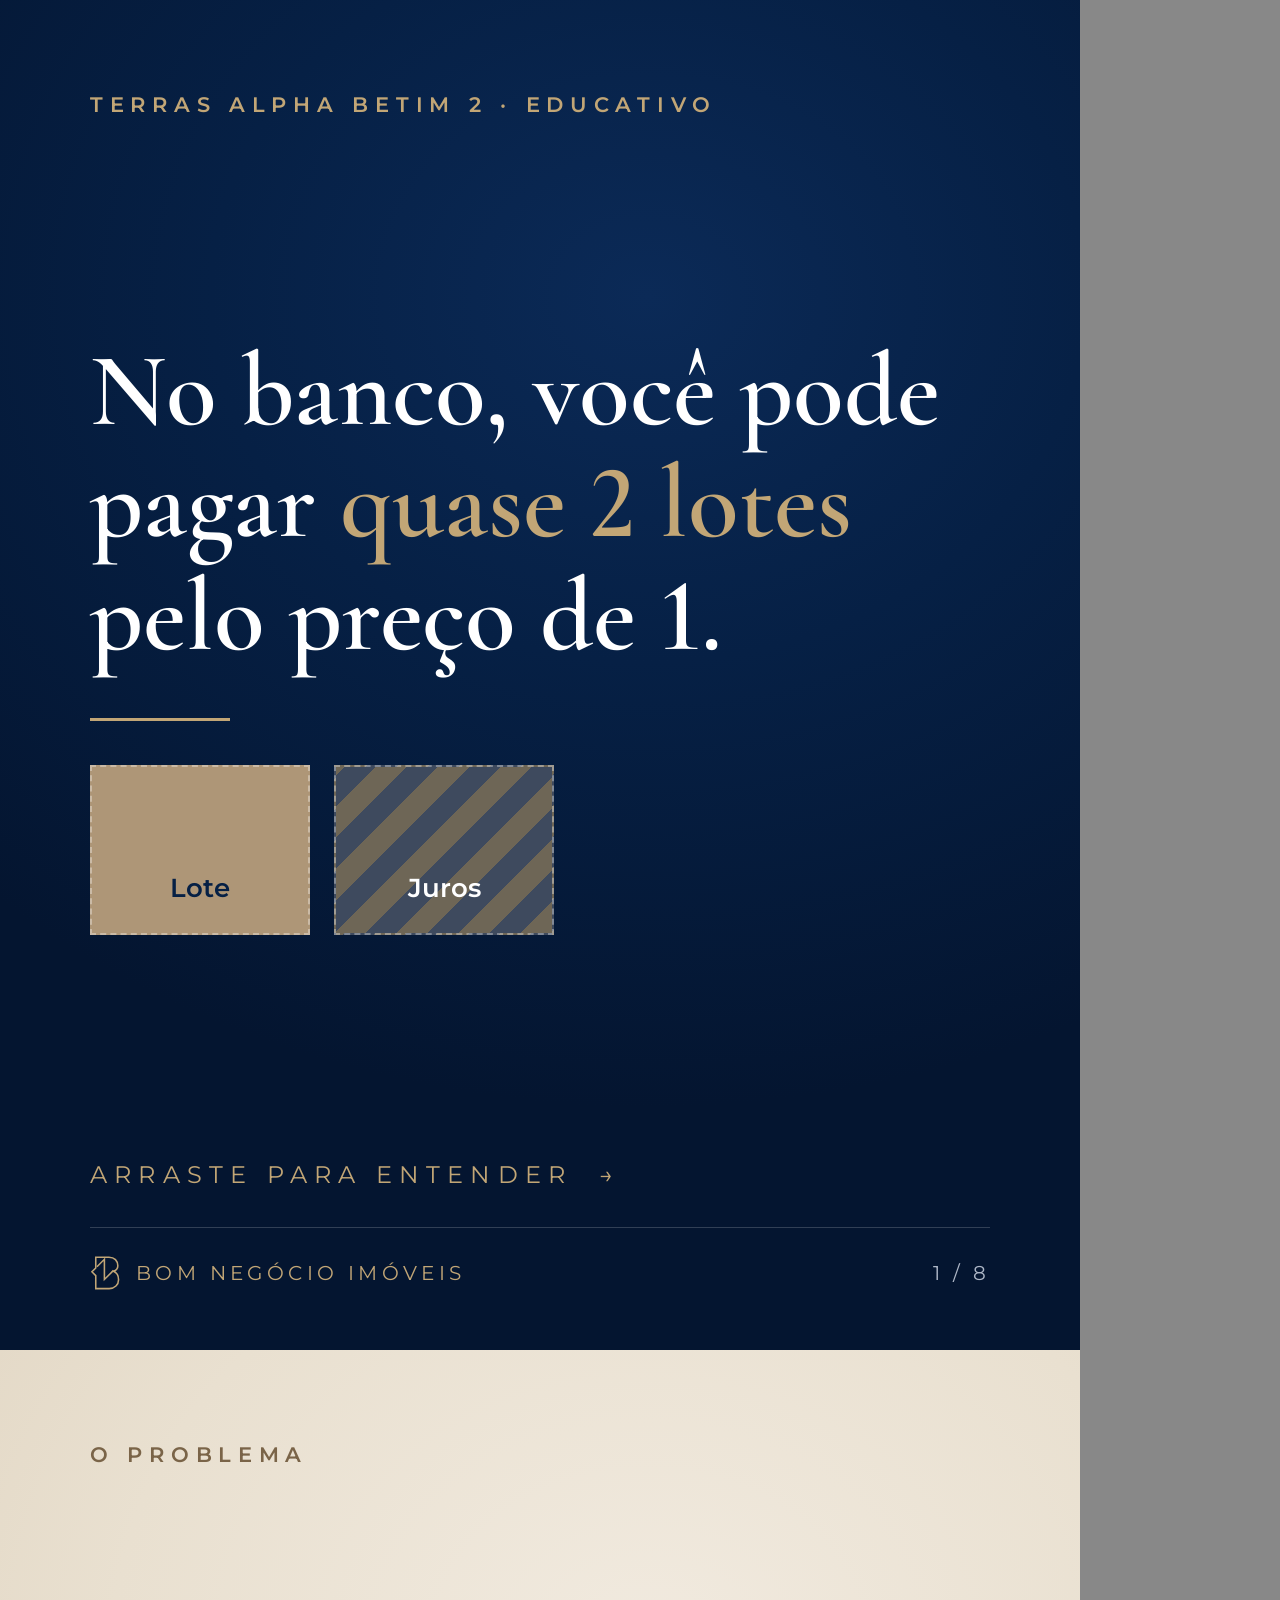
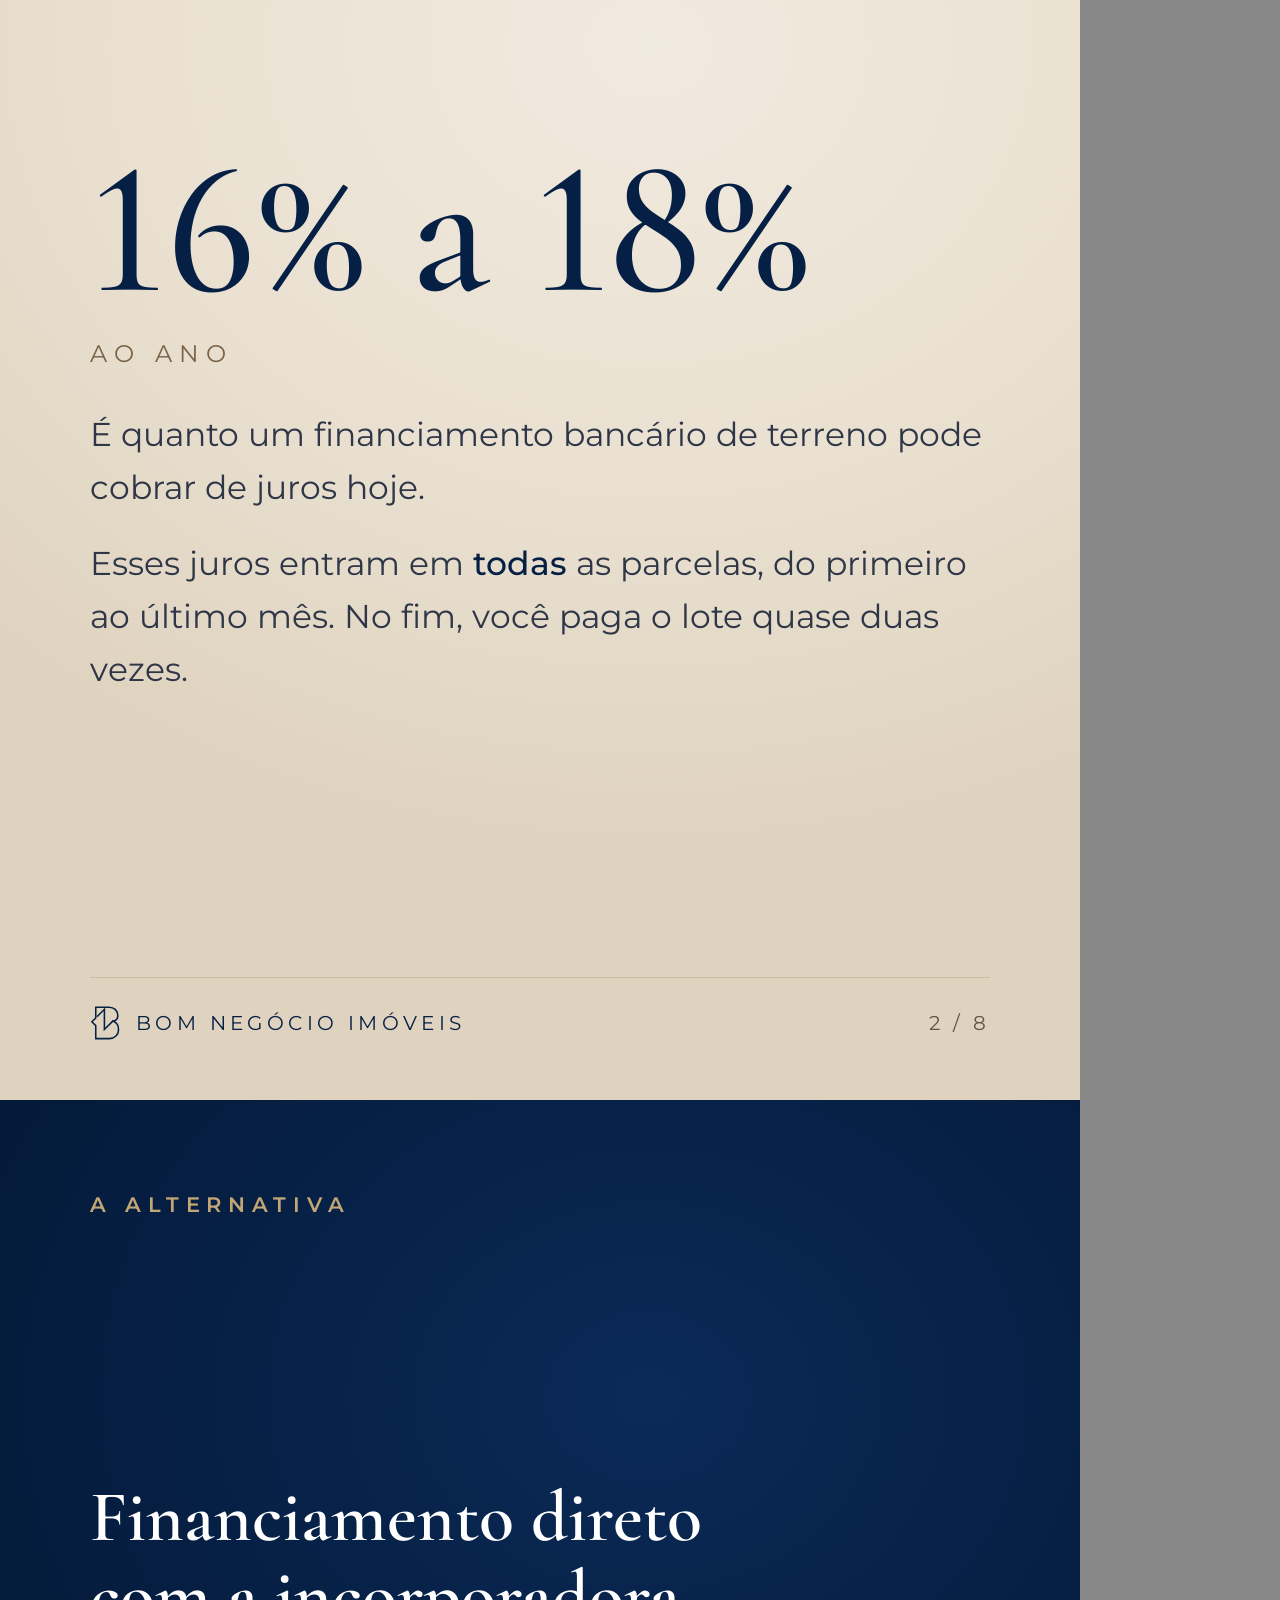
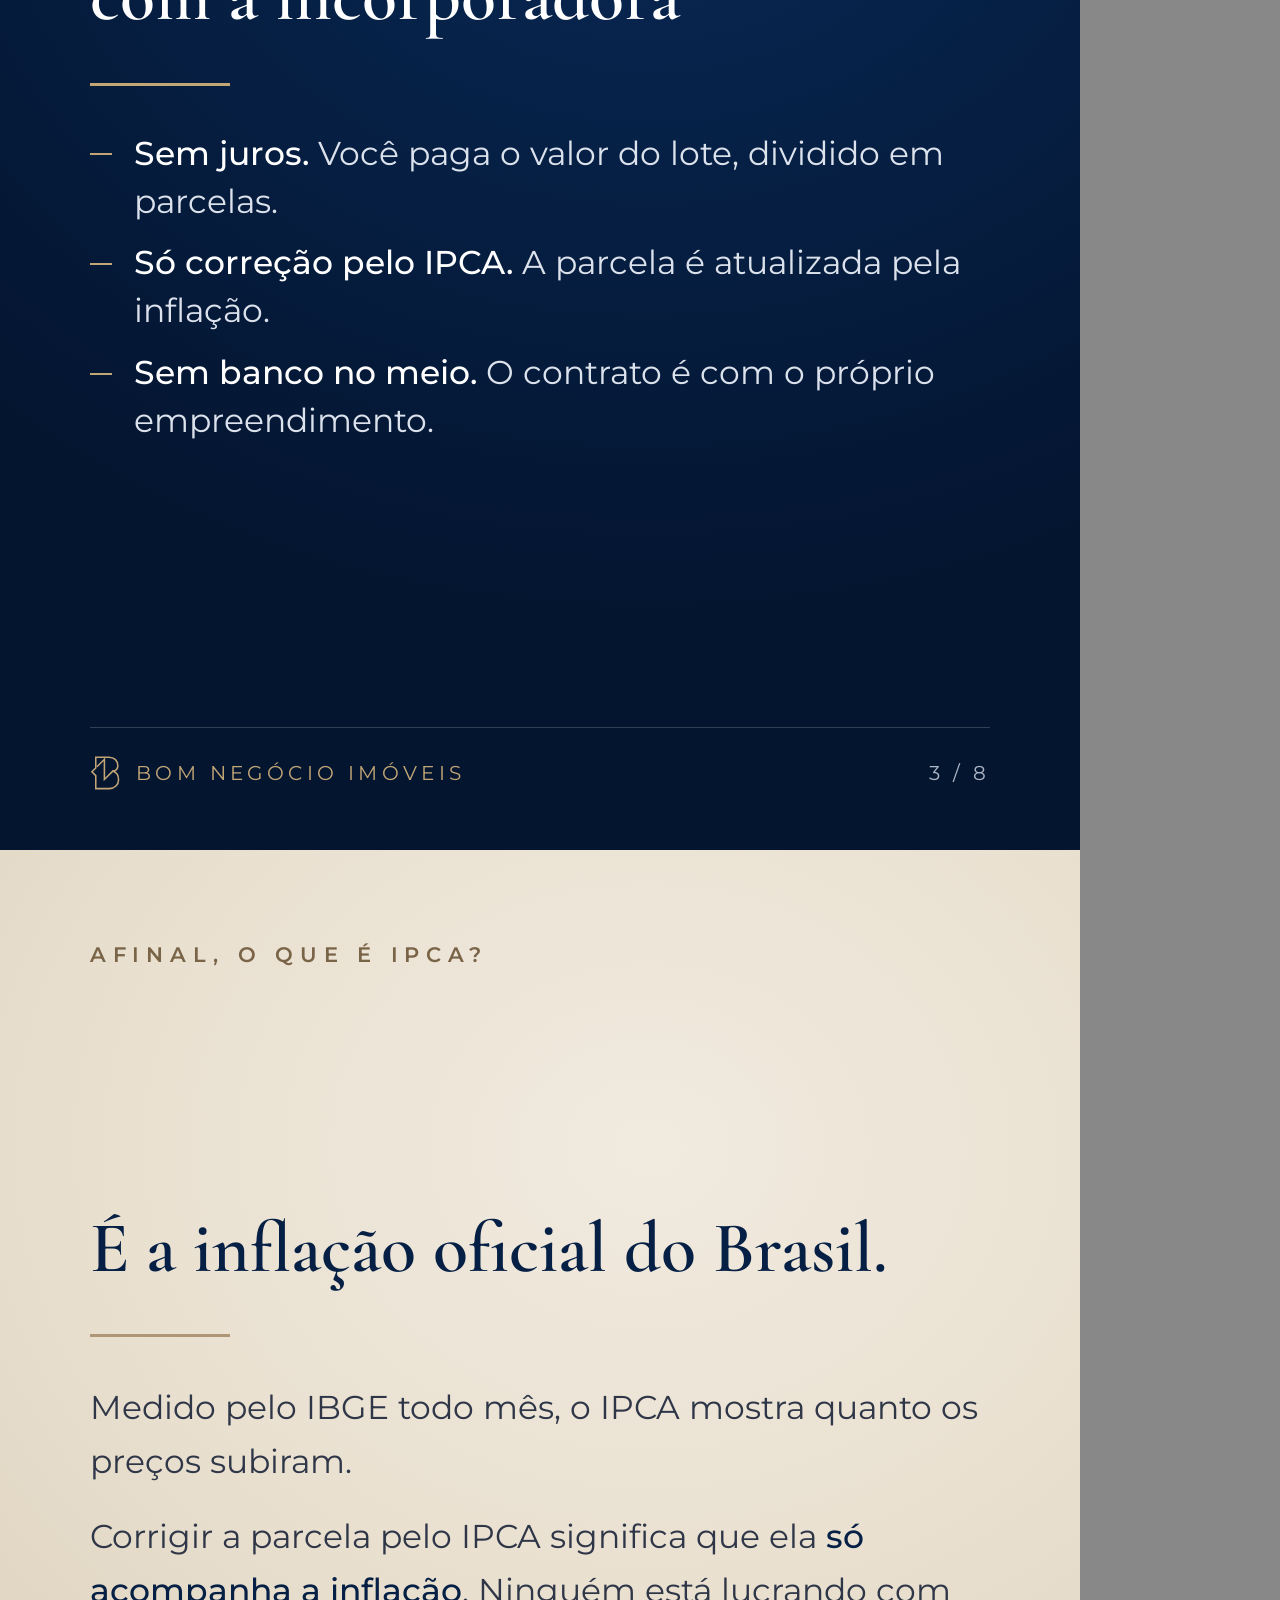
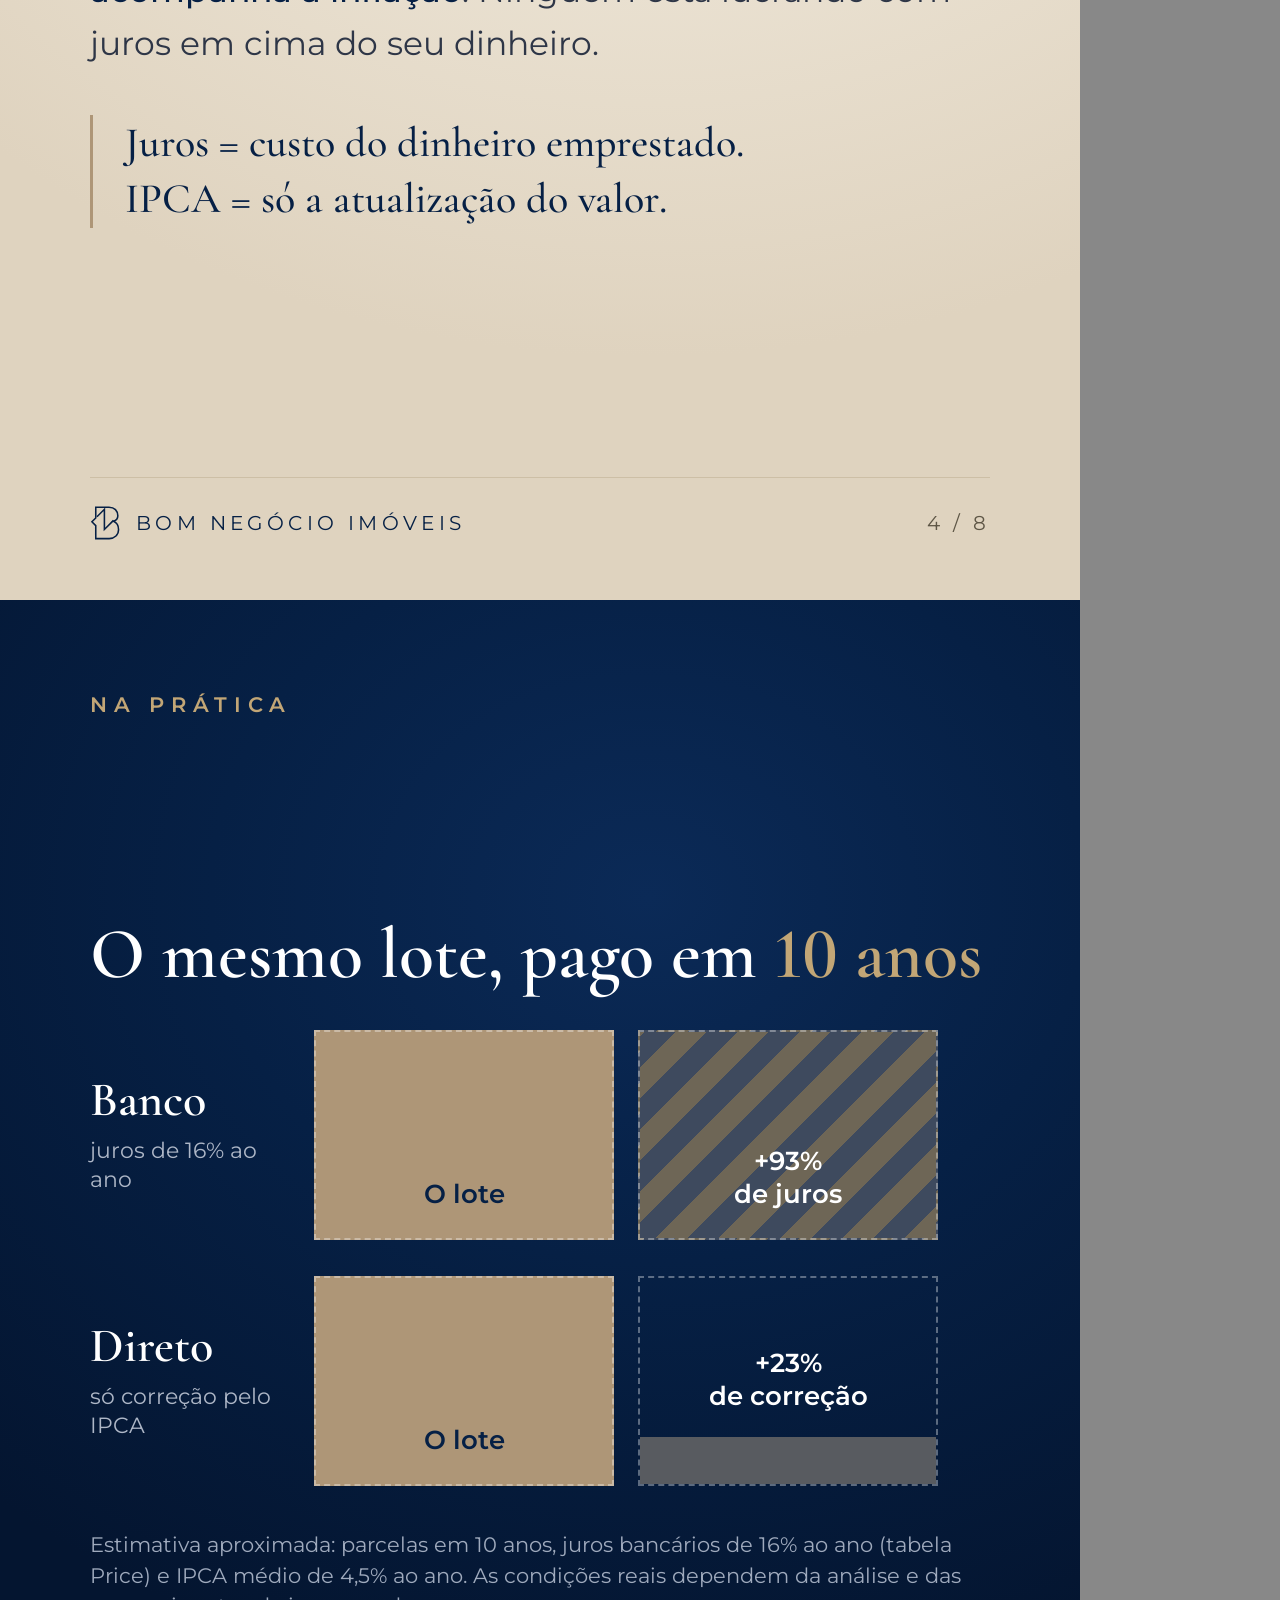
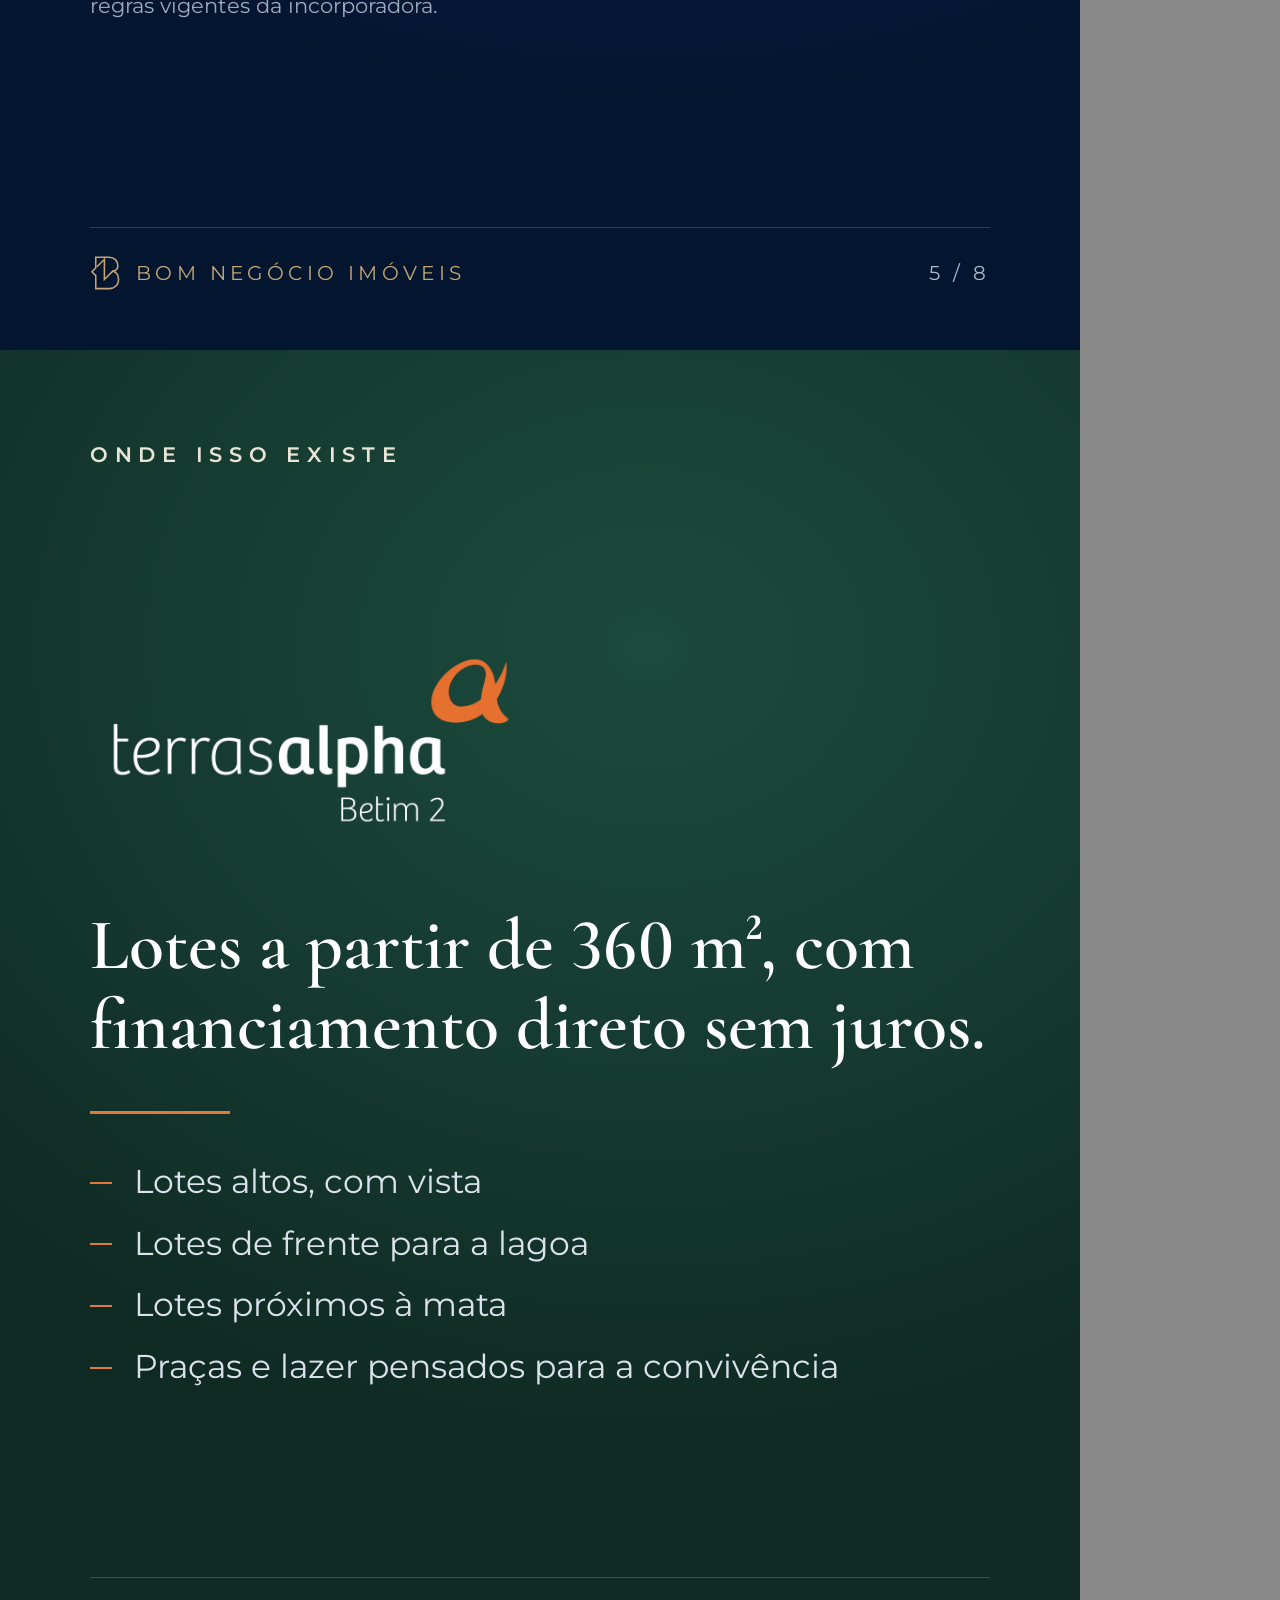
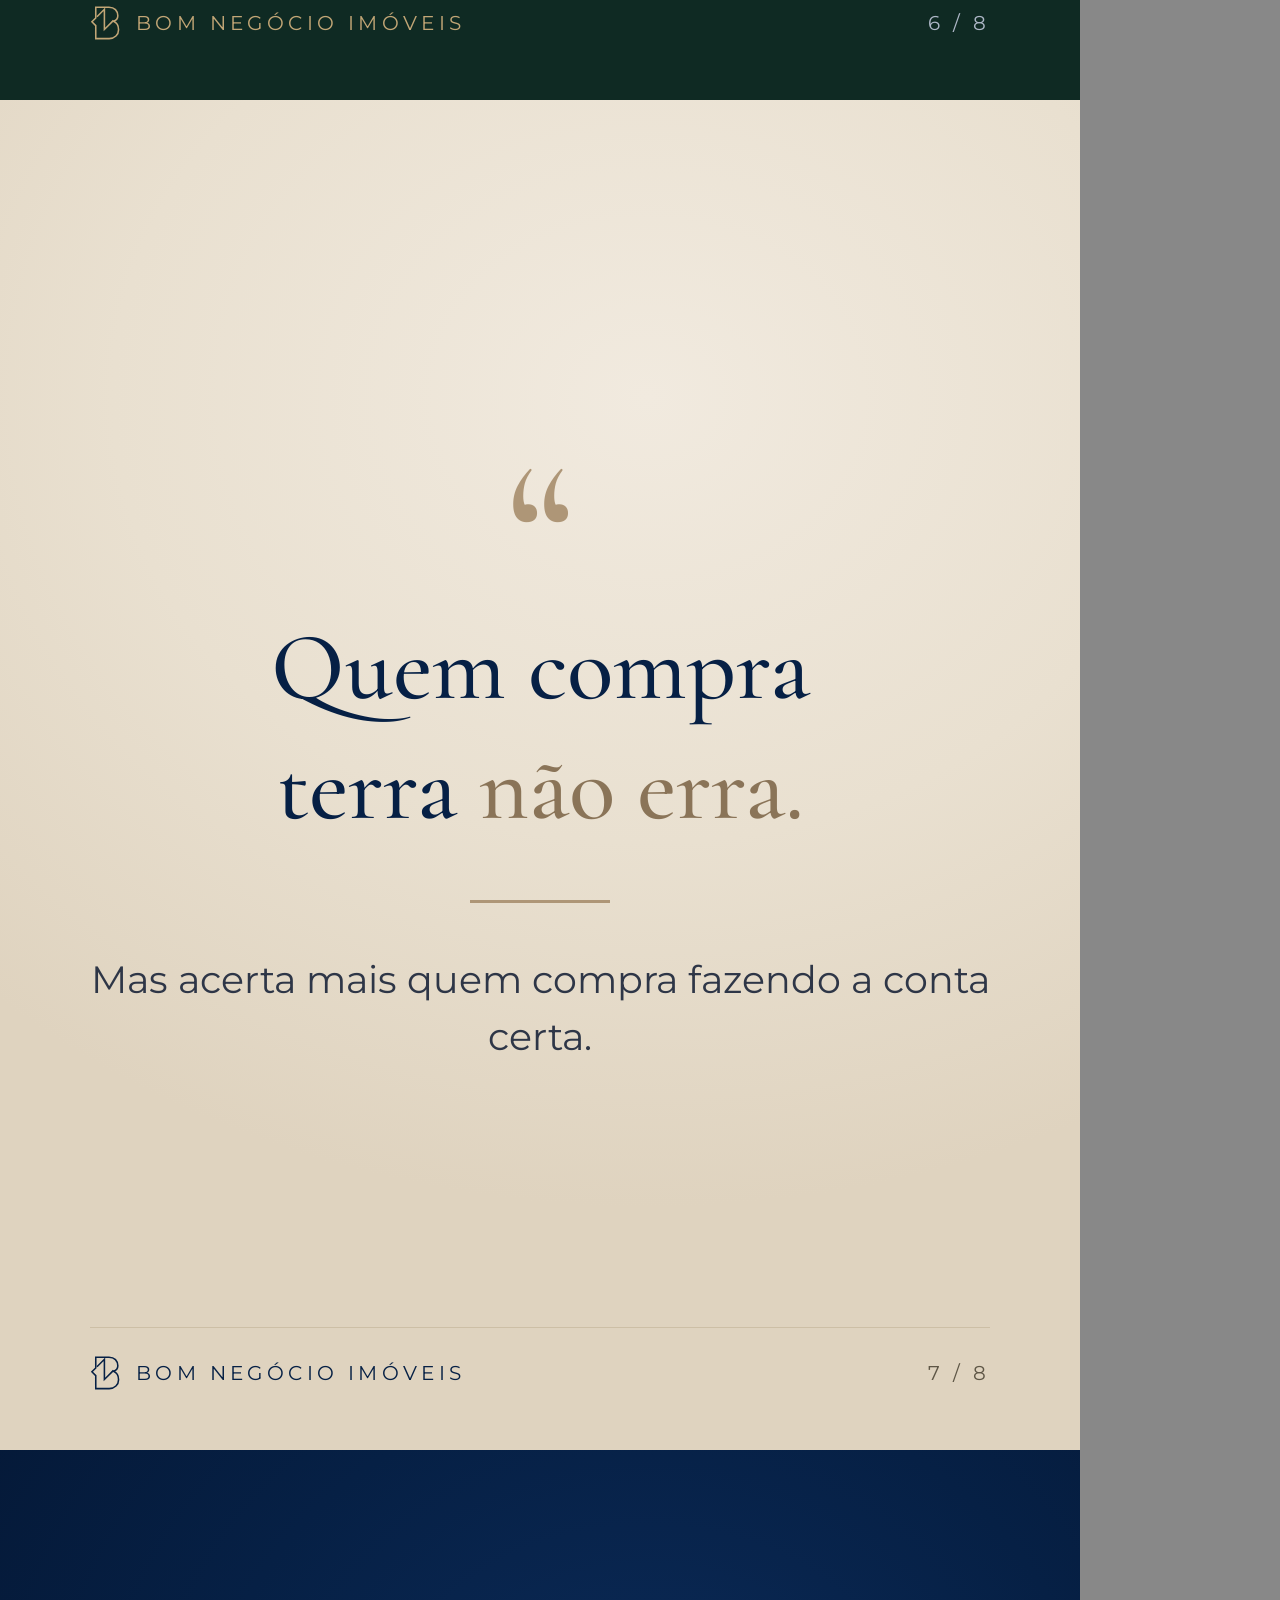
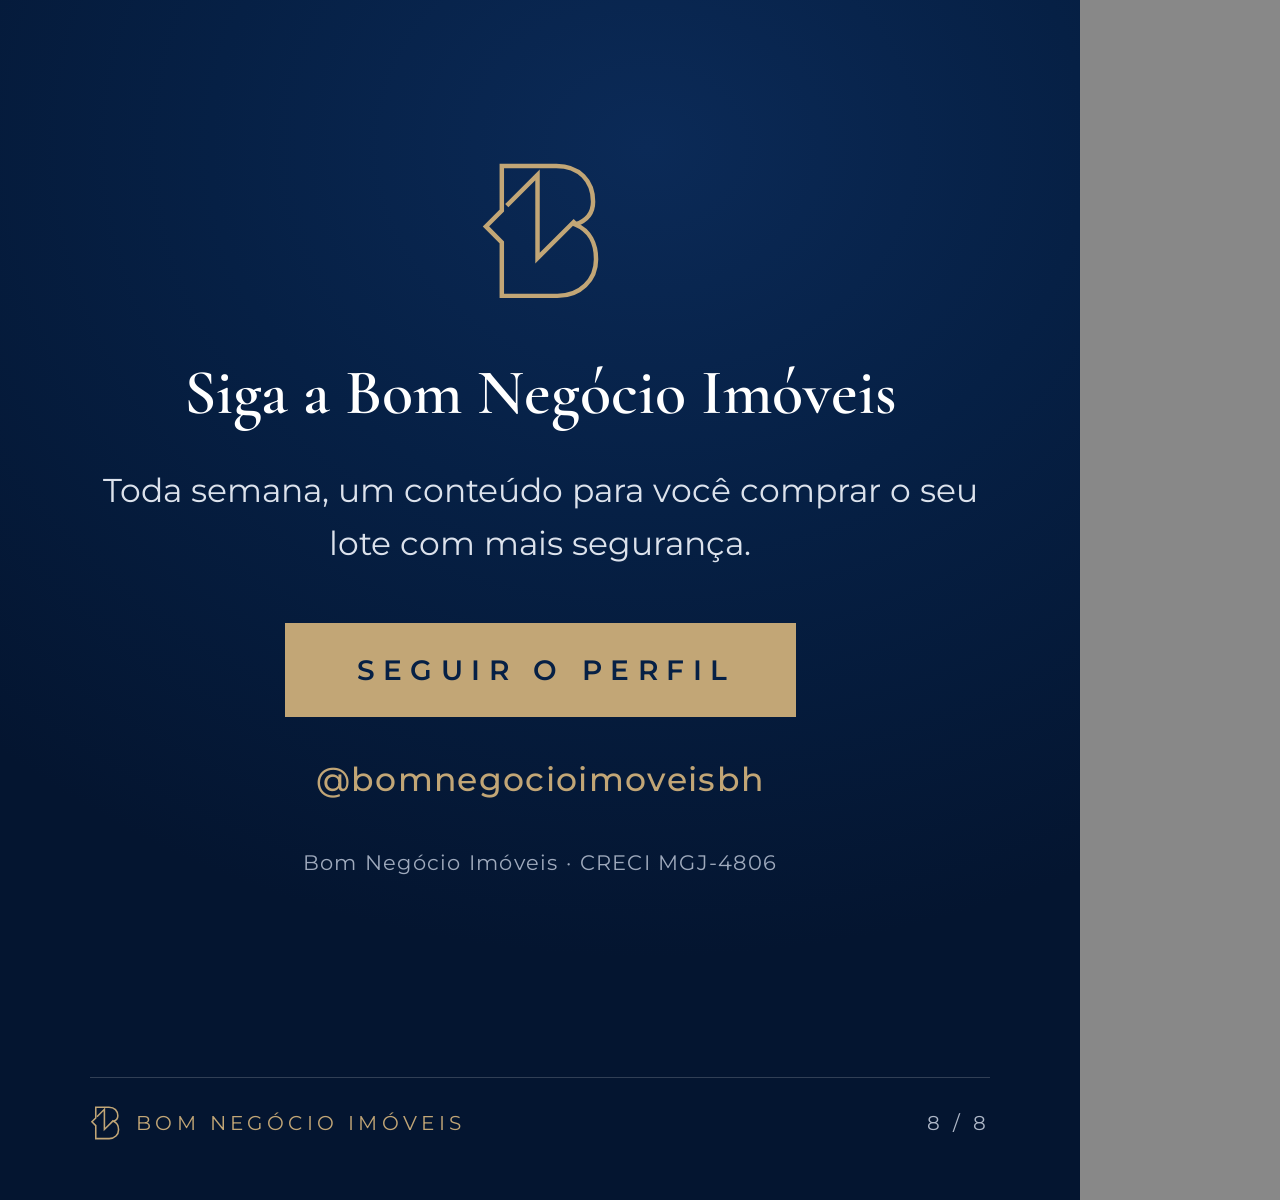
<file: conteudo/01-carrossel-juros-x-ipca/fonte/slides.html>
<!doctype html><html lang="pt-BR"><head><meta charset="utf-8"><title>Carrossel 01</title><link rel="stylesheet" href="../../_modelo/carrossel.css">
<style>
.box{border:2px dashed rgba(255,255,255,.35);display:flex;align-items:flex-end;justify-content:center;padding-bottom:28px;font-weight:600;font-size:26px;position:relative;overflow:hidden}
.box span{position:relative;z-index:1;text-align:center;line-height:1.25}
.lote{background:var(--dourado);color:var(--azul)}
.juros{background:repeating-linear-gradient(-45deg,#6E6656 0 22px,#3E4A5E 22px 44px);color:#fff}
.boxes{display:flex;gap:24px}.boxes .box{width:220px;height:170px}
.vrow{display:grid;grid-template-columns:200px 300px 300px;gap:24px;align-items:center;margin-top:36px}
.vrow h3{font-weight:600;font-size:48px;color:#fff;line-height:1}
.vrow small{display:block;font-size:22px;color:#AEB7C7;margin-top:12px;line-height:1.35}
.vrow .box{height:210px}
.corr{background:transparent;color:#fff;padding-bottom:72px}
.corr::before{content:"";position:absolute;left:0;right:0;bottom:0;height:23%;background:#585B60}
.per{font-family:var(--sans);font-size:24px;letter-spacing:.3em;color:var(--ouro-esc);margin:18px 0 40px}
.defs{border-left:3px solid var(--dourado);padding-left:32px;margin-top:44px;font-family:var(--serif);font-weight:500;font-size:42px;line-height:1.35;color:var(--azul)}
.ta-logo{width:470px;margin:0 0 48px -14px}
.green h2{color:#fff}
.green .rule{background:#E2783A}
.green li::before{background:#E2783A}
</style></head><body>
<section class="s dark">
  <div class="eyebrow">Terras Alpha Betim 2 · Educativo</div>
  <div class="body">
    <h1>No banco, você pode pagar <span class="hl">quase 2 lotes</span> pelo preço de 1.</h1>
    <div class="rule"></div>
    <div class="boxes"><div class="box lote"><span>Lote</span></div><div class="box juros"><span>Juros</span></div></div>
  </div>
  <div class="swipe">Arraste para entender &nbsp;→</div>
</section>
<section class="s light">
  <div class="eyebrow">O problema</div>
  <div class="body">
    <div class="big">16% a 18%</div>
    <div class="per">AO ANO</div>
    <p>É quanto um financiamento bancário de terreno pode cobrar de juros hoje.</p>
    <p>Esses juros entram em <b>todas</b> as parcelas, do primeiro ao último mês. No fim, você paga o lote quase duas vezes.</p>
  </div>
</section>
<section class="s dark">
  <div class="eyebrow">A alternativa</div>
  <div class="body">
    <h2>Financiamento direto com a incorporadora</h2>
    <div class="rule"></div>
    <ul>
      <li><b>Sem juros.</b> Você paga o valor do lote, dividido em parcelas.</li>
      <li><b>Só correção pelo IPCA.</b> A parcela é atualizada pela inflação.</li>
      <li><b>Sem banco no meio.</b> O contrato é com o próprio empreendimento.</li>
    </ul>
  </div>
</section>
<section class="s light">
  <div class="eyebrow">Afinal, o que é IPCA?</div>
  <div class="body">
    <h2>É a inflação oficial do Brasil.</h2>
    <div class="rule"></div>
    <p>Medido pelo IBGE todo mês, o IPCA mostra quanto os preços subiram.</p>
    <p>Corrigir a parcela pelo IPCA significa que ela <b>só acompanha a inflação</b>. Ninguém está lucrando com juros em cima do seu dinheiro.</p>
    <div class="defs">Juros = custo do dinheiro emprestado.<br>IPCA = só a atualização do valor.</div>
  </div>
</section>
<section class="s dark">
  <div class="eyebrow">Na prática</div>
  <div class="body">
    <h2>O mesmo lote, pago em <span class="hl">10 anos</span></h2>
    <div class="vrow"><div><h3>Banco</h3><small>juros de 16% ao ano</small></div><div class="box lote"><span>O lote</span></div><div class="box juros"><span>+93%<br>de juros</span></div></div>
    <div class="vrow"><div><h3>Direto</h3><small>só correção pelo IPCA</small></div><div class="box lote"><span>O lote</span></div><div class="box corr"><span>+23%<br>de correção</span></div></div>
    <p class="note" style="margin-top:44px">Estimativa aproximada: parcelas em 10 anos, juros bancários de 16% ao ano (tabela Price) e IPCA médio de 4,5% ao ano. As condições reais dependem da análise e das regras vigentes da incorporadora.</p>
  </div>
</section>
<section class="s green">
  <div class="eyebrow">Onde isso existe</div>
  <div class="body">
    <img class="ta-logo" src="../../../empreendimentos/terras-alpha-betim-2/logo-terras-alpha-betim2-negativo.png" alt="Terras Alpha Betim 2">
    <h2>Lotes a partir de 360 m², com financiamento direto sem juros.</h2>
    <div class="rule"></div>
    <ul>
      <li>Lotes altos, com vista</li>
      <li>Lotes de frente para a lagoa</li>
      <li>Lotes próximos à mata</li>
      <li>Praças e lazer pensados para a convivência</li>
    </ul>
  </div>
</section>
<section class="s light">
  <div class="body center">
    <div class="q">“</div>
    <div class="quote" style="font-size:96px">Quem compra terra <span class="hl">não erra.</span></div>
    <div class="rule"></div>
    <p class="lead">Mas acerta mais quem compra fazendo a conta certa.</p>
  </div>
</section>
<section class="s dark final">
  <div class="body center">
    <div class="mono-big"></div>
    <h2>Siga a Bom Negócio Imóveis</h2>
    <p>Toda semana, um conteúdo para você comprar o seu lote com mais segurança.</p>
    <div class="btn">SEGUIR O PERFIL</div>
    <p class="handle">@bomnegocioimoveisbh</p>
    <p class="creci">Bom Negócio Imóveis · CRECI MGJ-4806</p>
  </div>
</section>
<script src="../../_modelo/modelo.js"></script></body></html>
</file>
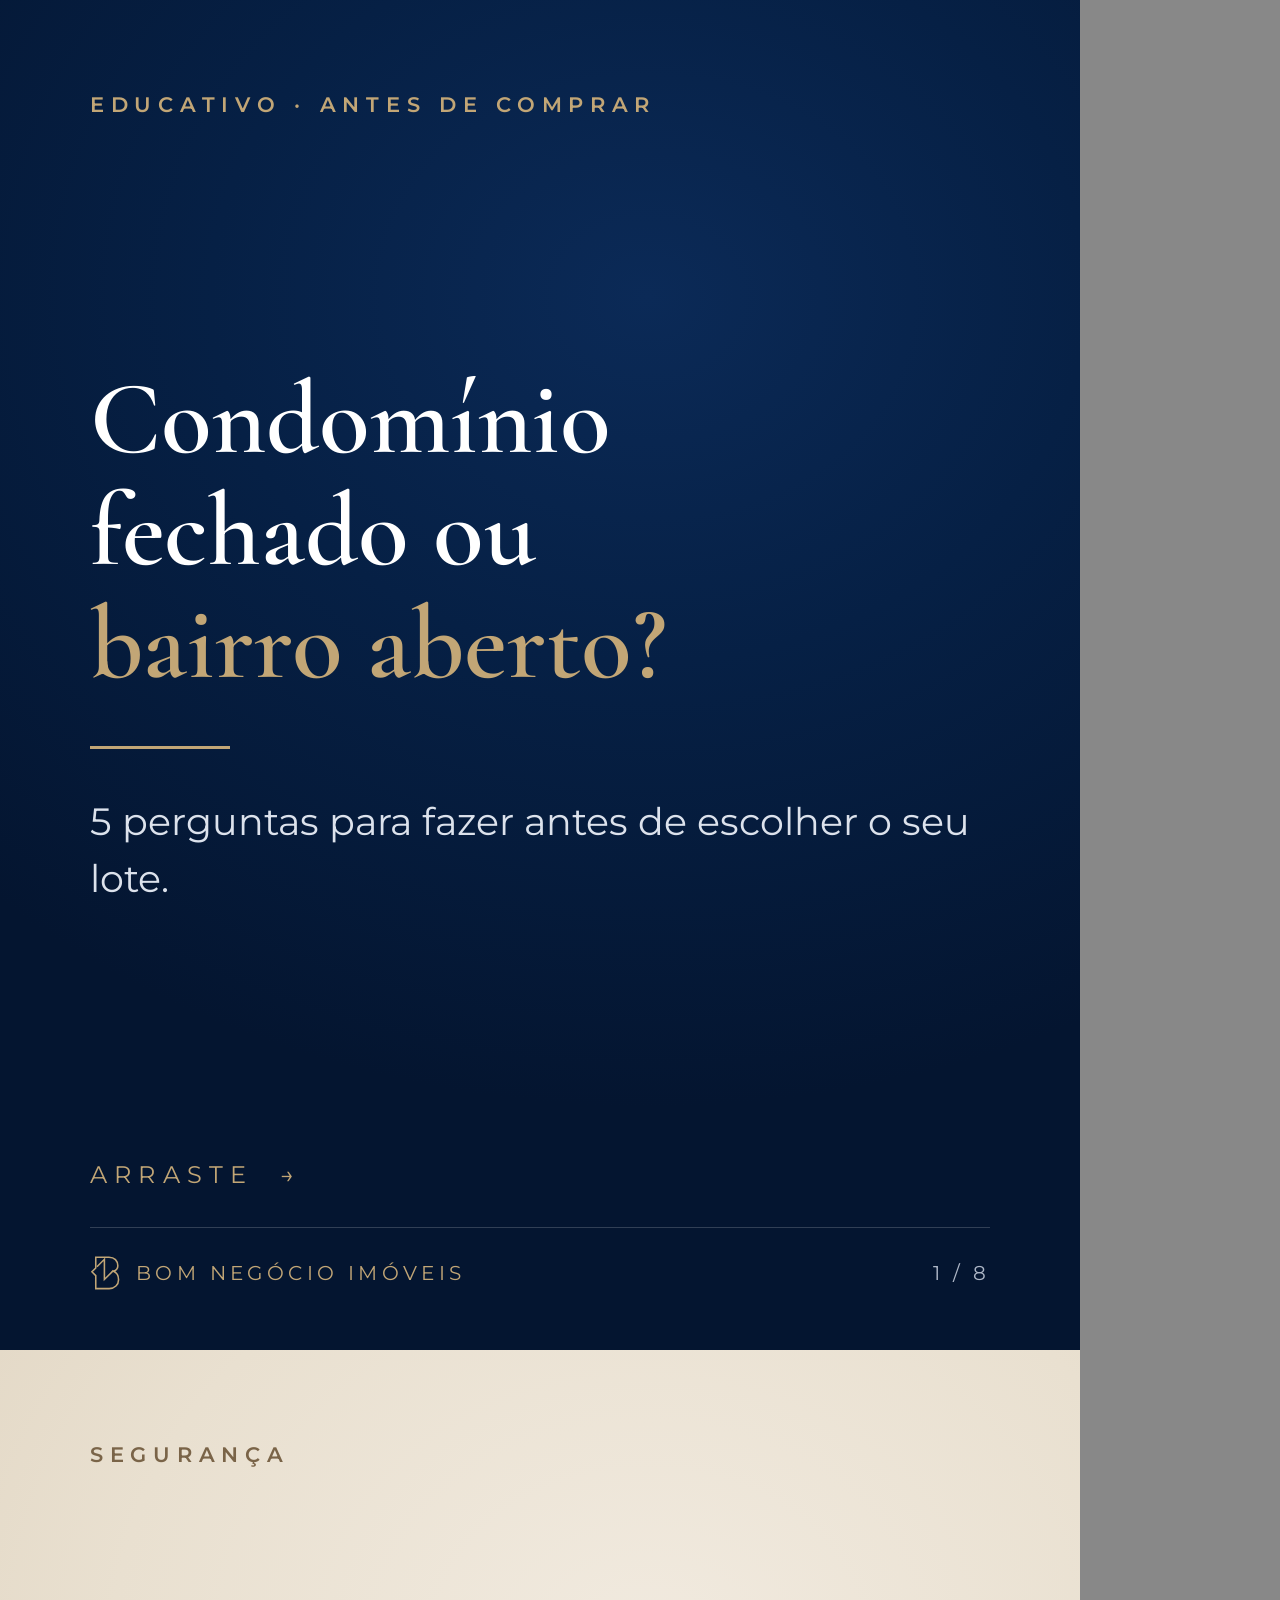
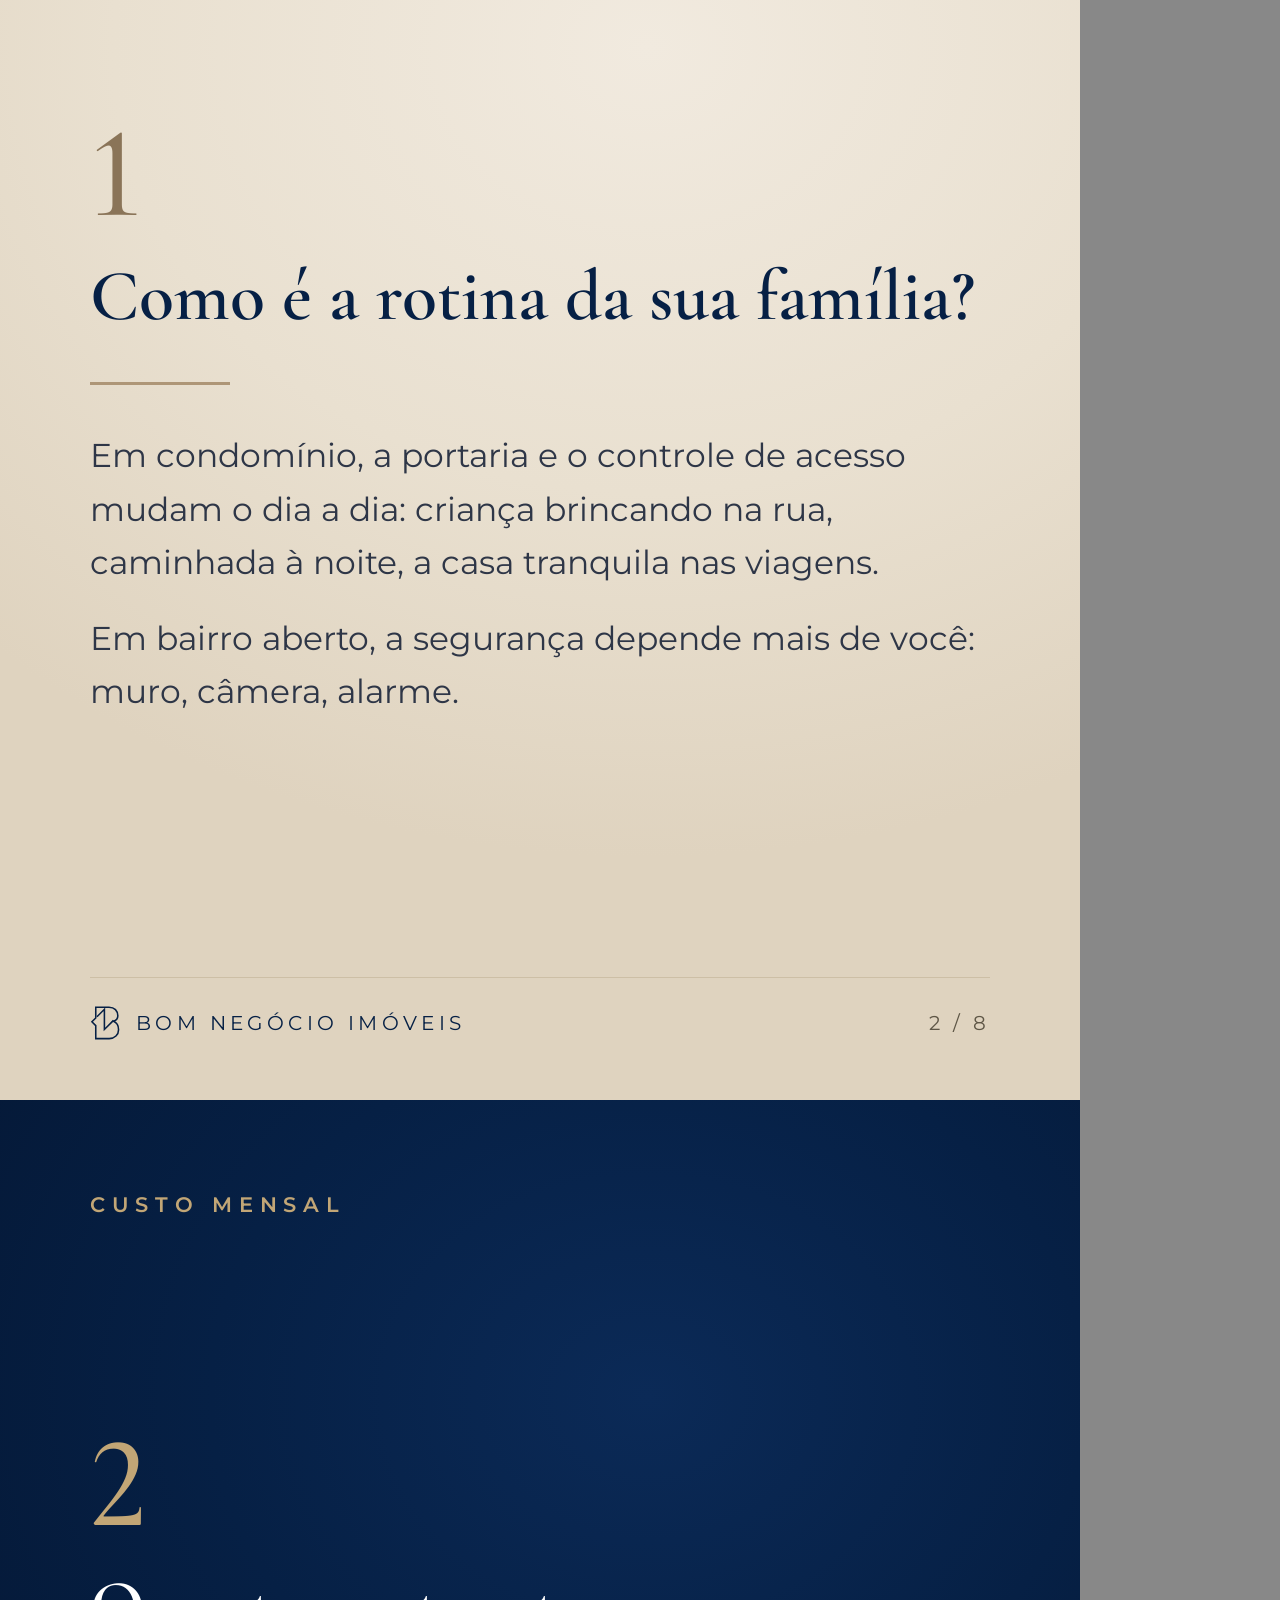
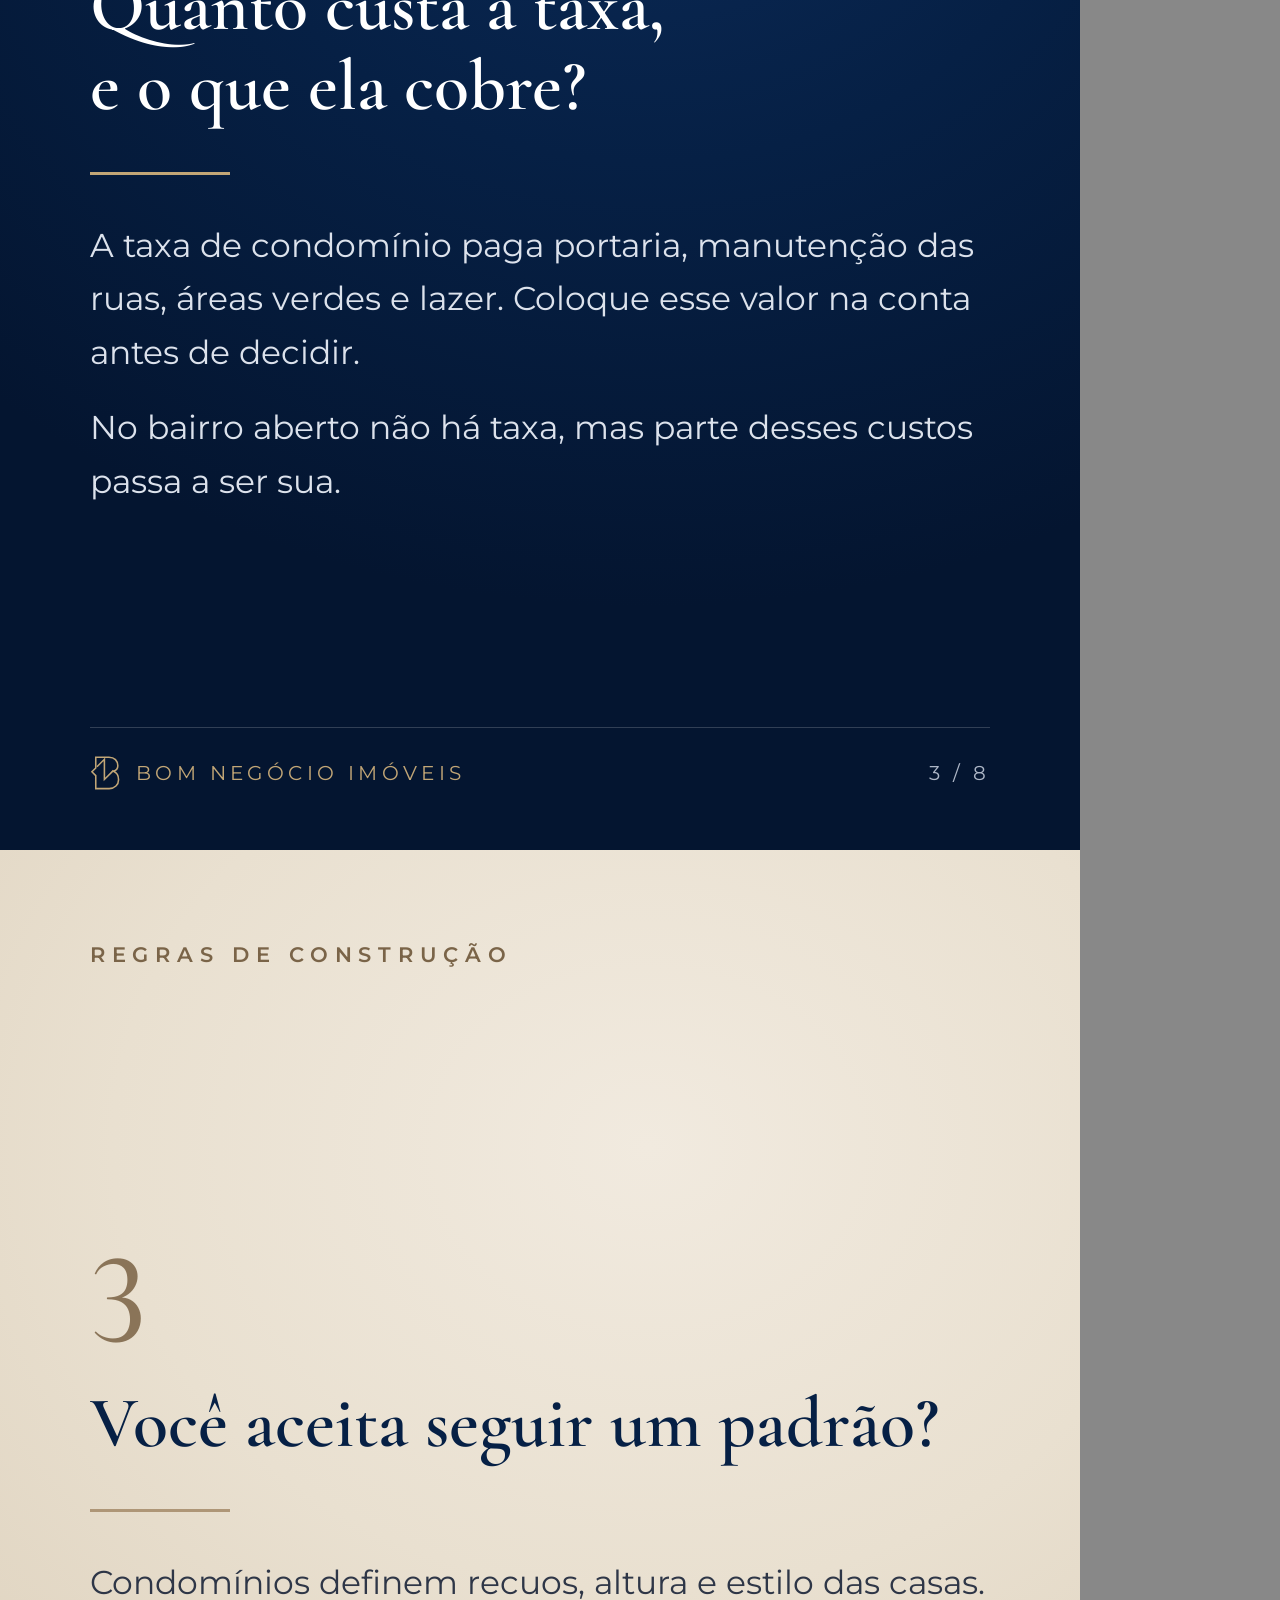
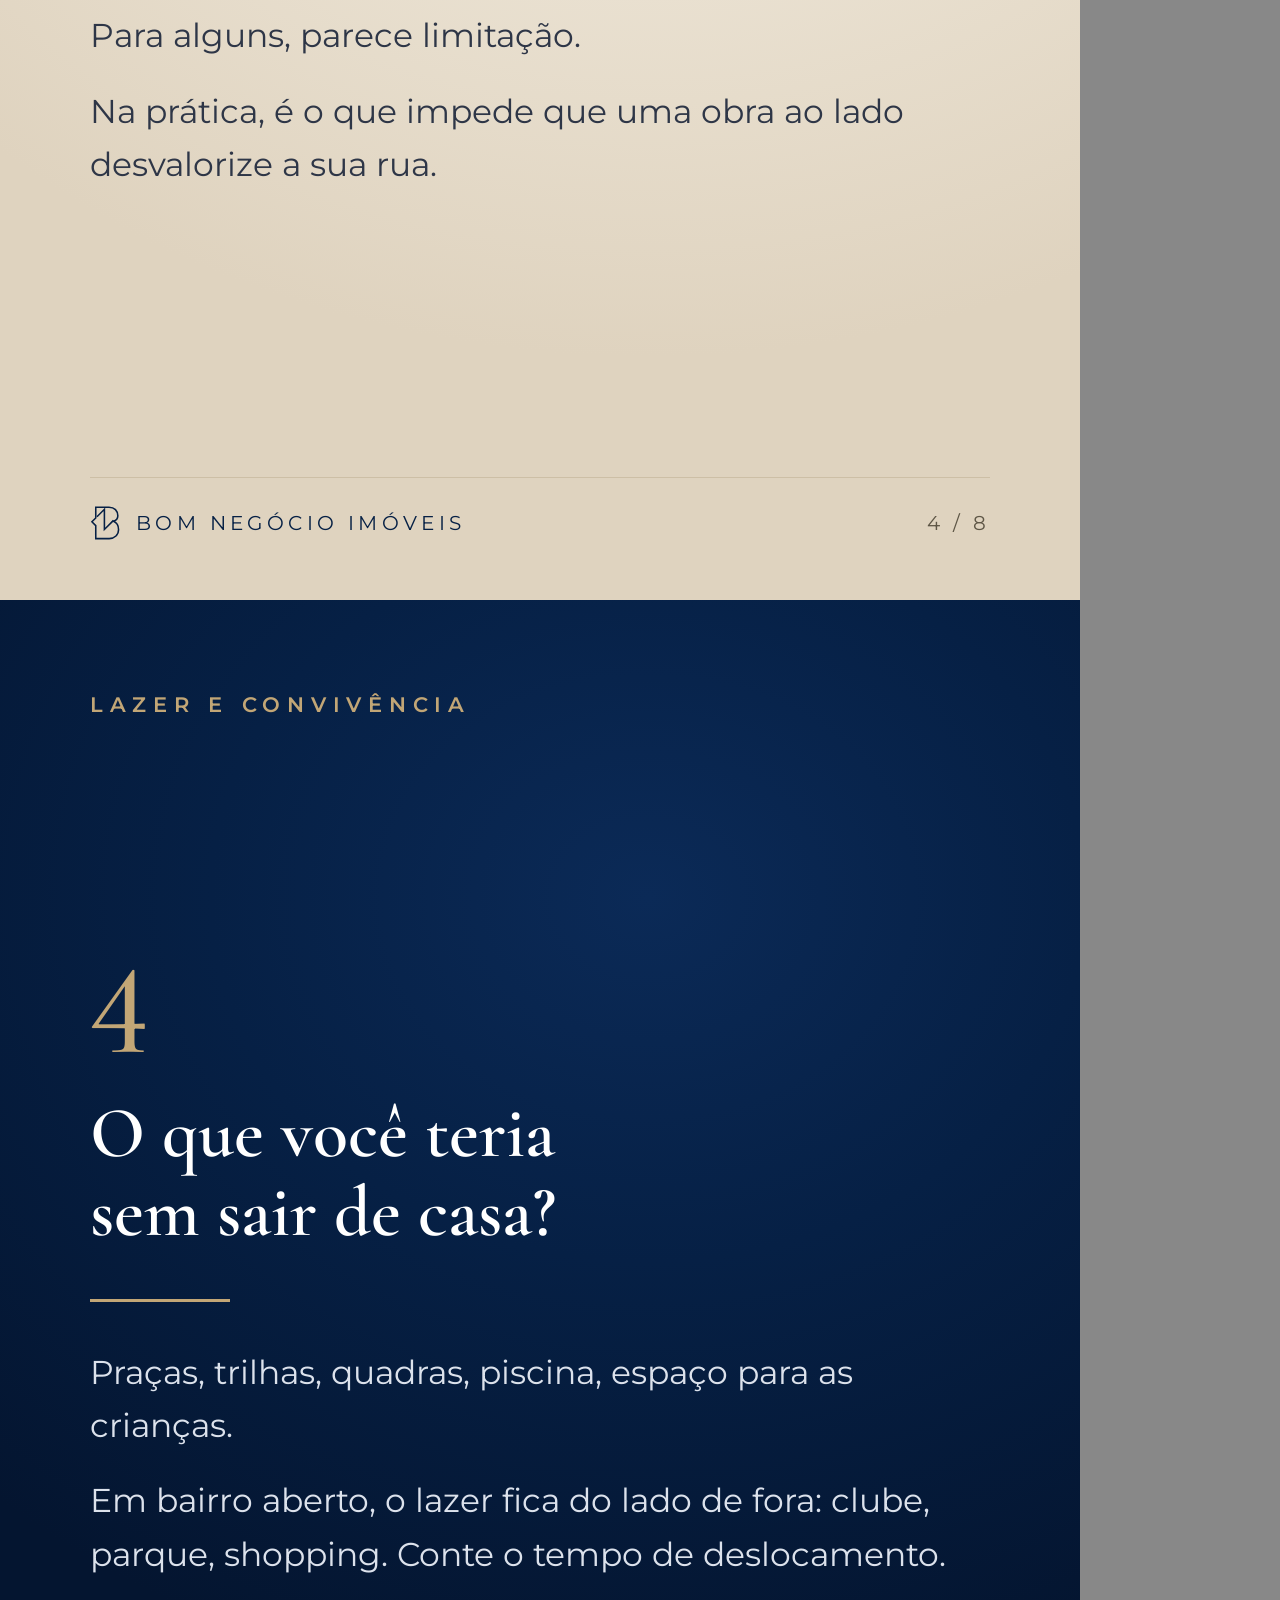
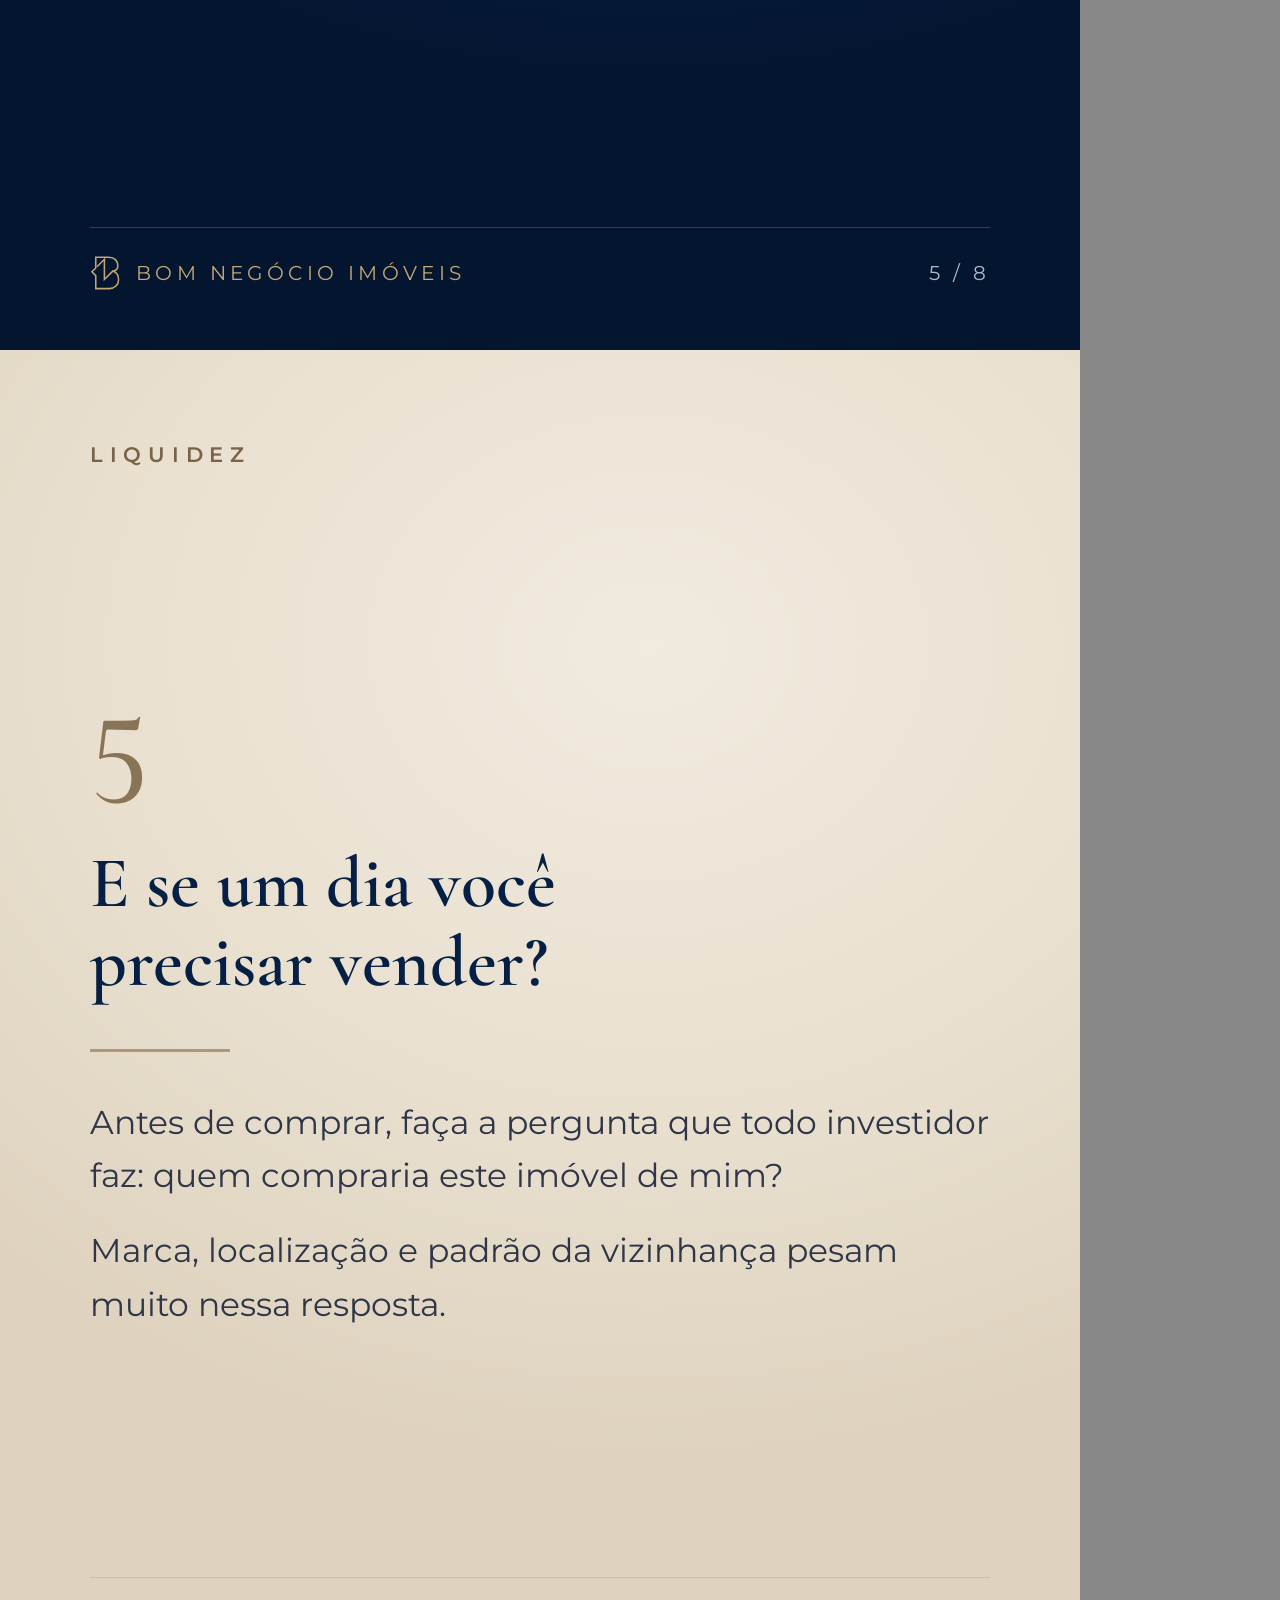
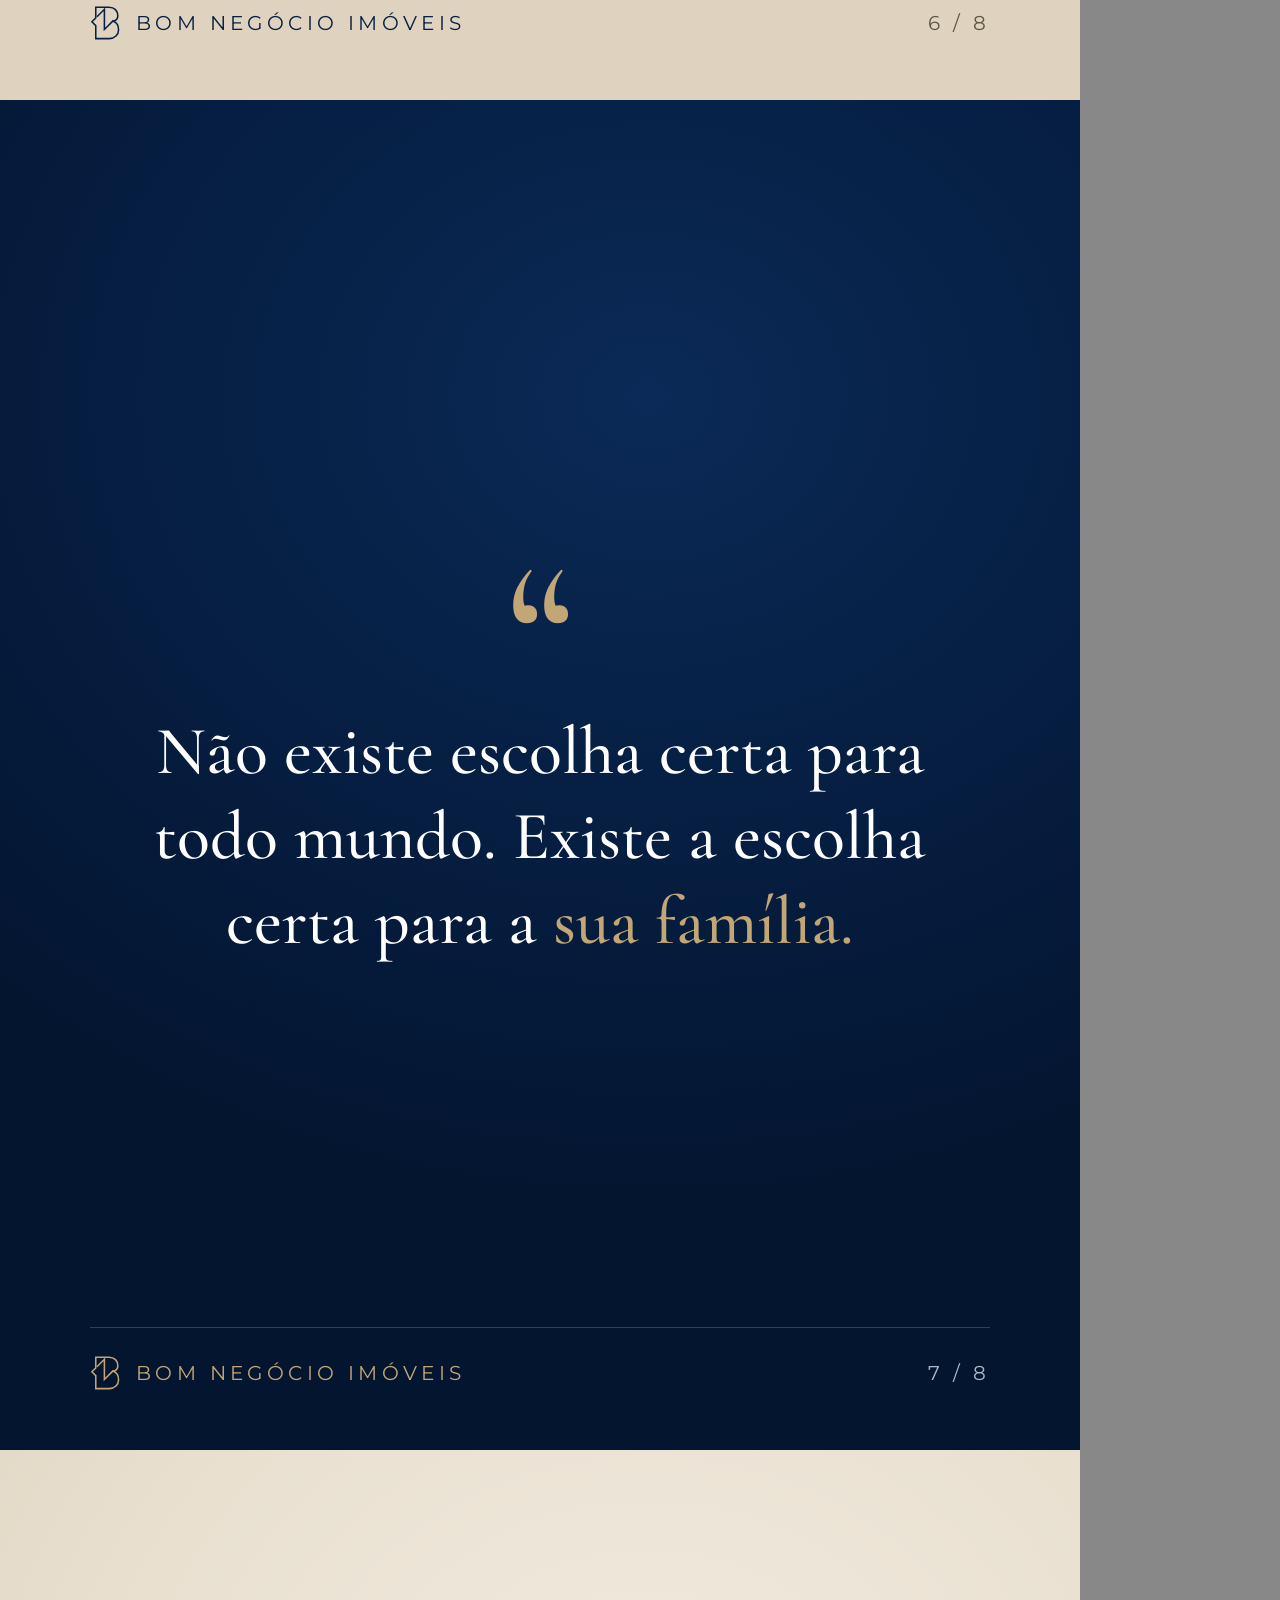
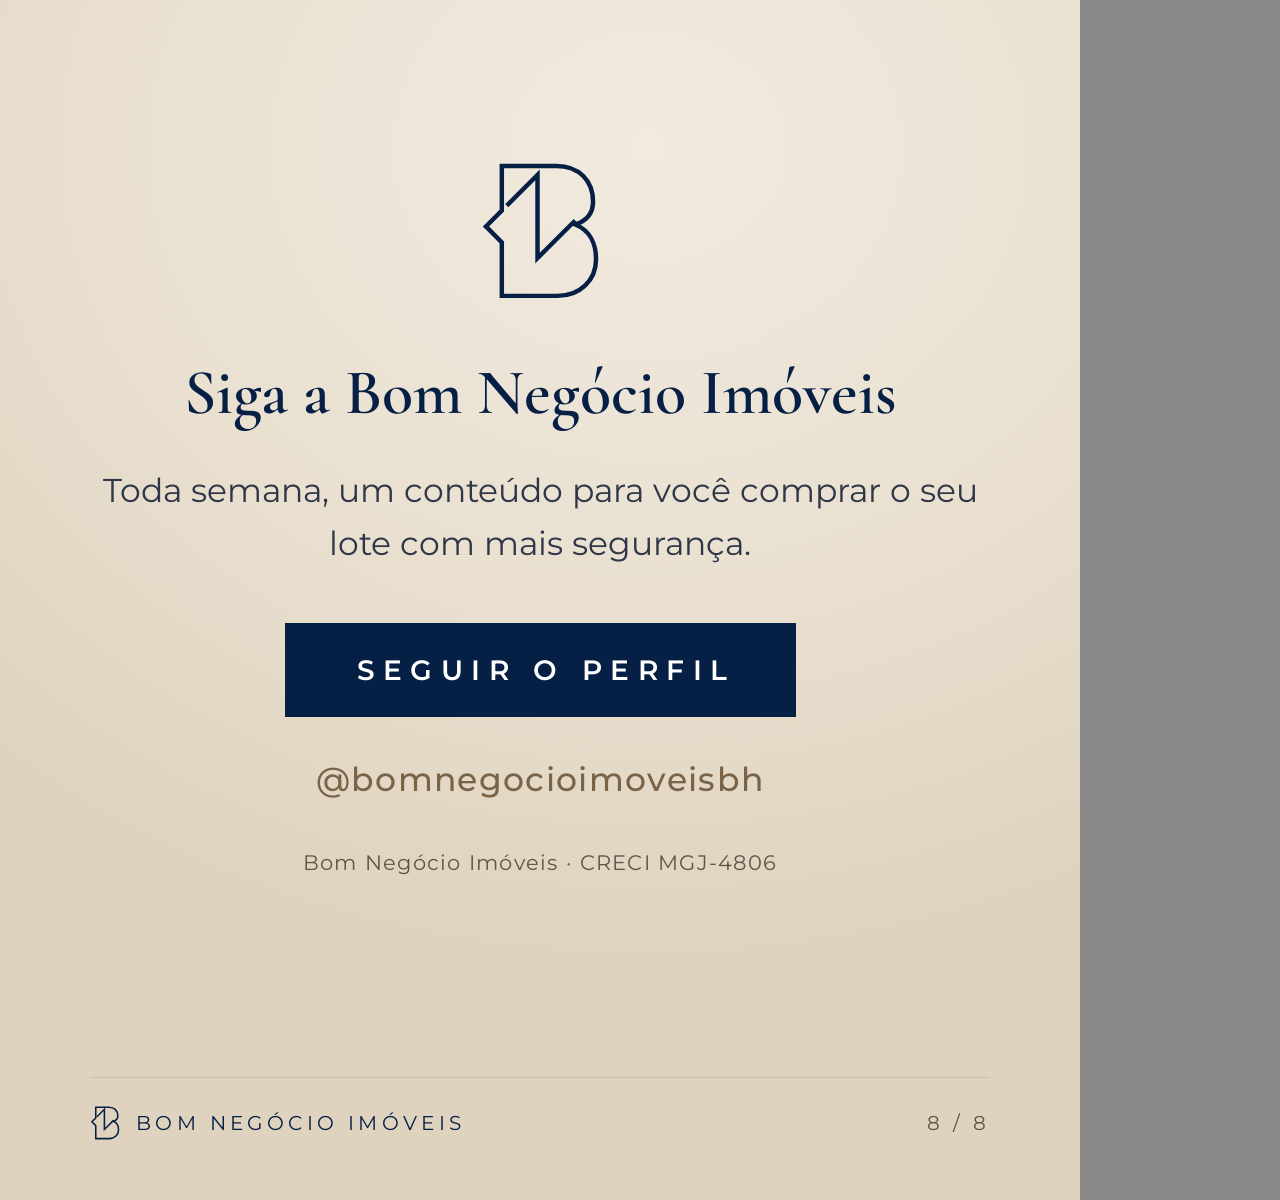
<file: conteudo/02-carrossel-condominio-ou-bairro/fonte/slides.html>
<!doctype html><html lang="pt-BR"><head><meta charset="utf-8"><title>Carrossel 02</title><link rel="stylesheet" href="../../_modelo/carrossel.css"></head><body>
<section class="s dark">
  <div class="eyebrow">Educativo · Antes de comprar</div>
  <div class="body">
    <h1>Condomínio fechado ou <span class="hl block">bairro aberto?</span></h1>
    <div class="rule"></div>
    <p class="lead">5 perguntas para fazer antes de escolher o seu lote.</p>
  </div>
  <div class="swipe">Arraste &nbsp;→</div>
</section>
<section class="s light">
  <div class="eyebrow">Segurança</div>
  <div class="body">
    <div class="num">1</div>
    <h2>Como é a rotina da sua família?</h2>
    <div class="rule"></div>
    <p>Em condomínio, a portaria e o controle de acesso mudam o dia a dia: criança brincando na rua, caminhada à noite, a casa tranquila nas viagens.</p>
    <p>Em bairro aberto, a segurança depende mais de você: muro, câmera, alarme.</p>
  </div>
</section>
<section class="s dark">
  <div class="eyebrow">Custo mensal</div>
  <div class="body">
    <div class="num">2</div>
    <h2>Quanto custa a taxa, e o que ela cobre?</h2>
    <div class="rule"></div>
    <p>A taxa de condomínio paga portaria, manutenção das ruas, áreas verdes e lazer. Coloque esse valor na conta antes de decidir.</p>
    <p>No bairro aberto não há taxa, mas parte desses custos passa a ser sua.</p>
  </div>
</section>
<section class="s light">
  <div class="eyebrow">Regras de construção</div>
  <div class="body">
    <div class="num">3</div>
    <h2>Você aceita seguir um padrão?</h2>
    <div class="rule"></div>
    <p>Condomínios definem recuos, altura e estilo das casas. Para alguns, parece limitação.</p>
    <p>Na prática, é o que impede que uma obra ao lado desvalorize a sua rua.</p>
  </div>
</section>
<section class="s dark">
  <div class="eyebrow">Lazer e convivência</div>
  <div class="body">
    <div class="num">4</div>
    <h2>O que você teria sem sair de casa?</h2>
    <div class="rule"></div>
    <p>Praças, trilhas, quadras, piscina, espaço para as crianças.</p>
    <p>Em bairro aberto, o lazer fica do lado de fora: clube, parque, shopping. Conte o tempo de deslocamento.</p>
  </div>
</section>
<section class="s light">
  <div class="eyebrow">Liquidez</div>
  <div class="body">
    <div class="num">5</div>
    <h2>E se um dia você precisar vender?</h2>
    <div class="rule"></div>
    <p>Antes de comprar, faça a pergunta que todo investidor faz: quem compraria este imóvel de mim?</p>
    <p>Marca, localização e padrão da vizinhança pesam muito nessa resposta.</p>
  </div>
</section>
<section class="s dark">
  <div class="body center">
    <div class="q">“</div>
    <div class="quote">Não existe escolha certa para todo mundo. Existe a escolha certa para a <span class="hl">sua família.</span></div>
  </div>
</section>
<section class="s light final">
  <div class="body center">
    <div class="mono-big"></div>
    <h2>Siga a Bom Negócio Imóveis</h2>
    <p>Toda semana, um conteúdo para você comprar o seu lote com mais segurança.</p>
    <div class="btn">SEGUIR O PERFIL</div>
    <p class="handle">@bomnegocioimoveisbh</p>
    <p class="creci">Bom Negócio Imóveis · CRECI MGJ-4806</p>
  </div>
</section>
<script src="../../_modelo/modelo.js"></script></body></html>
</file>
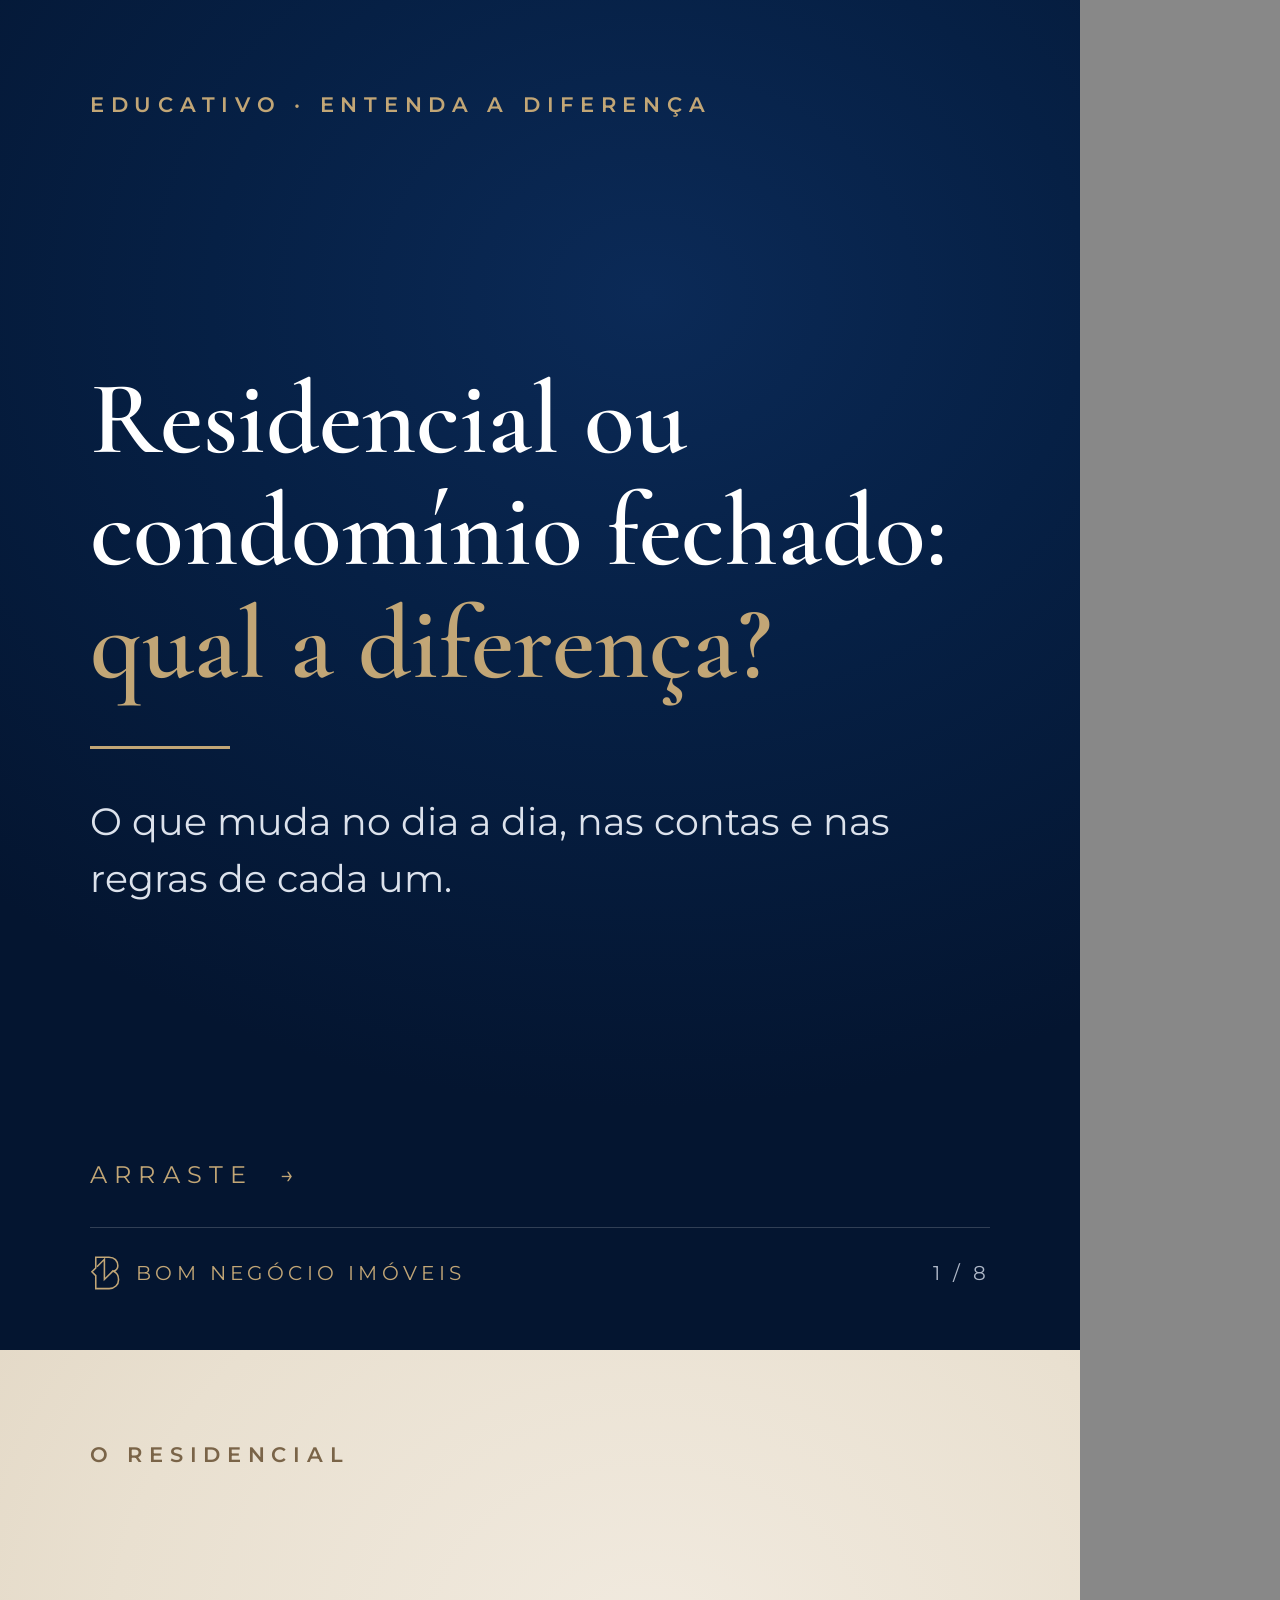
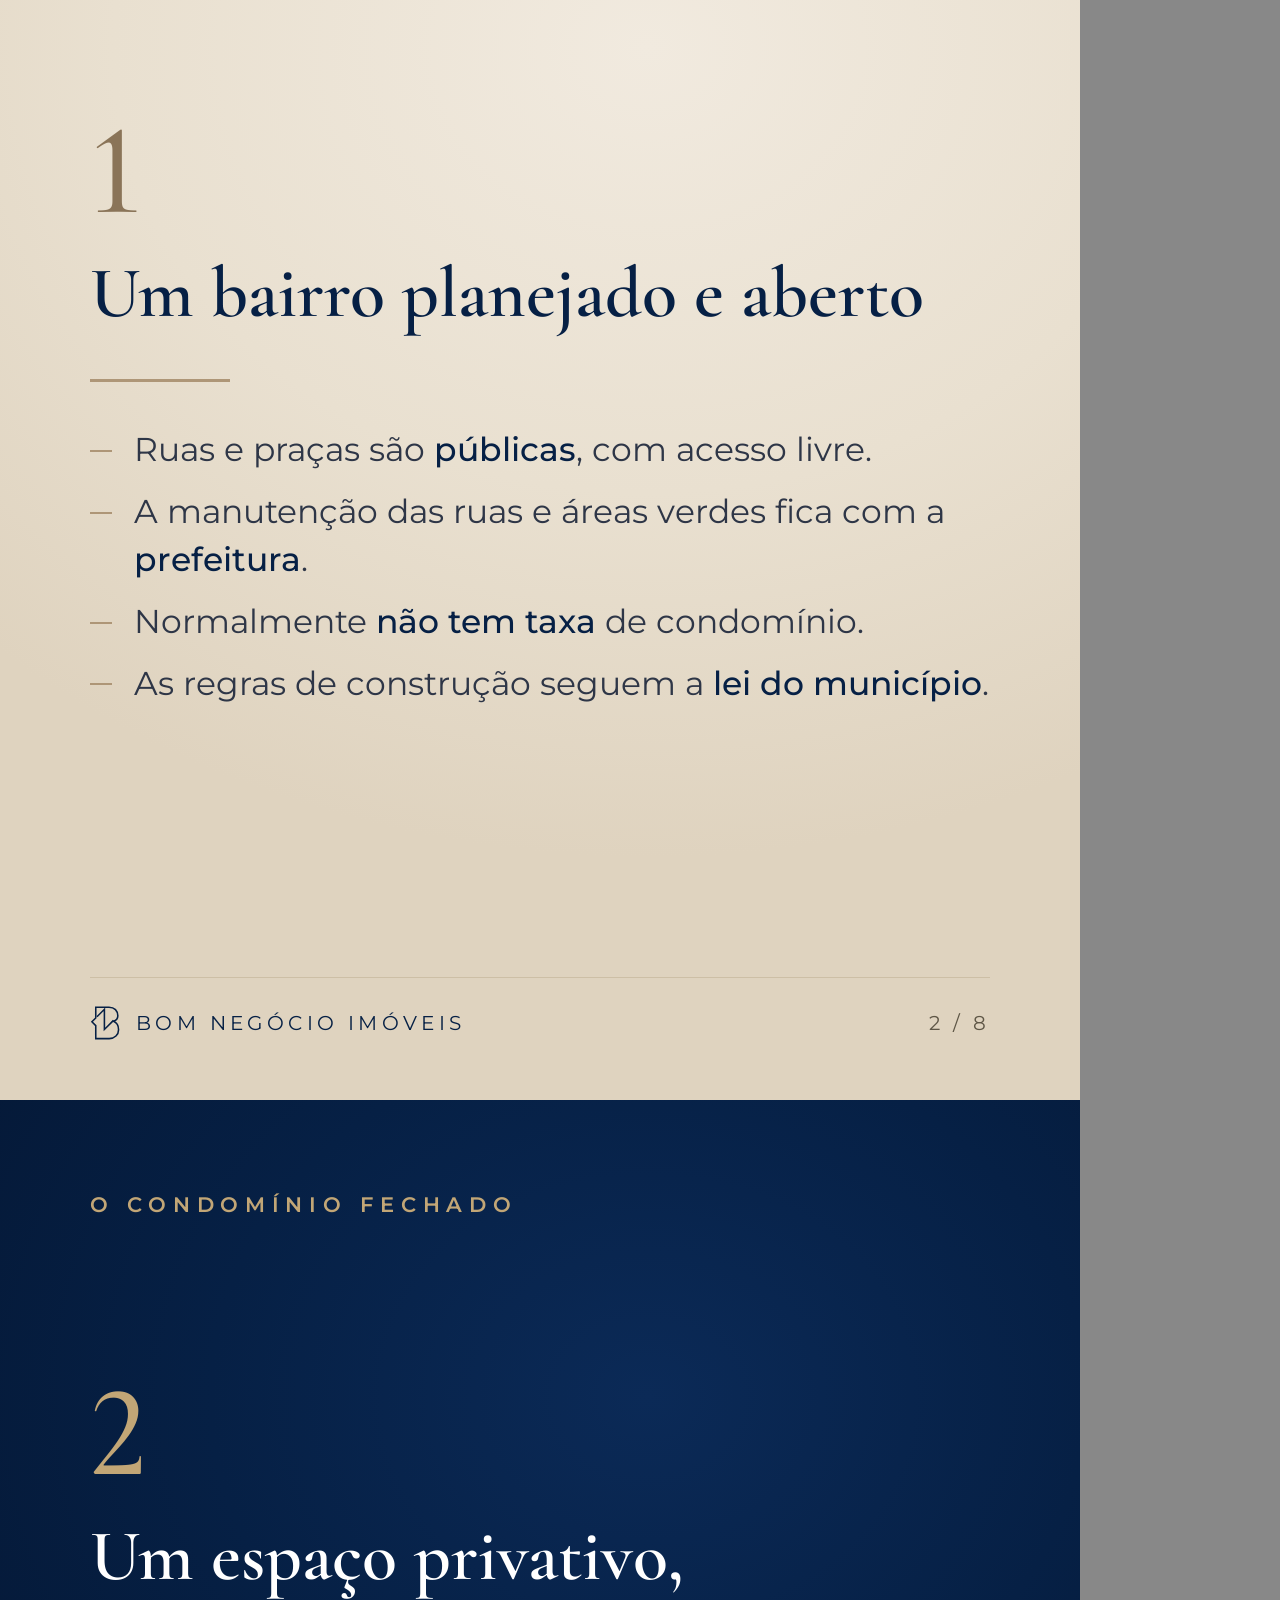
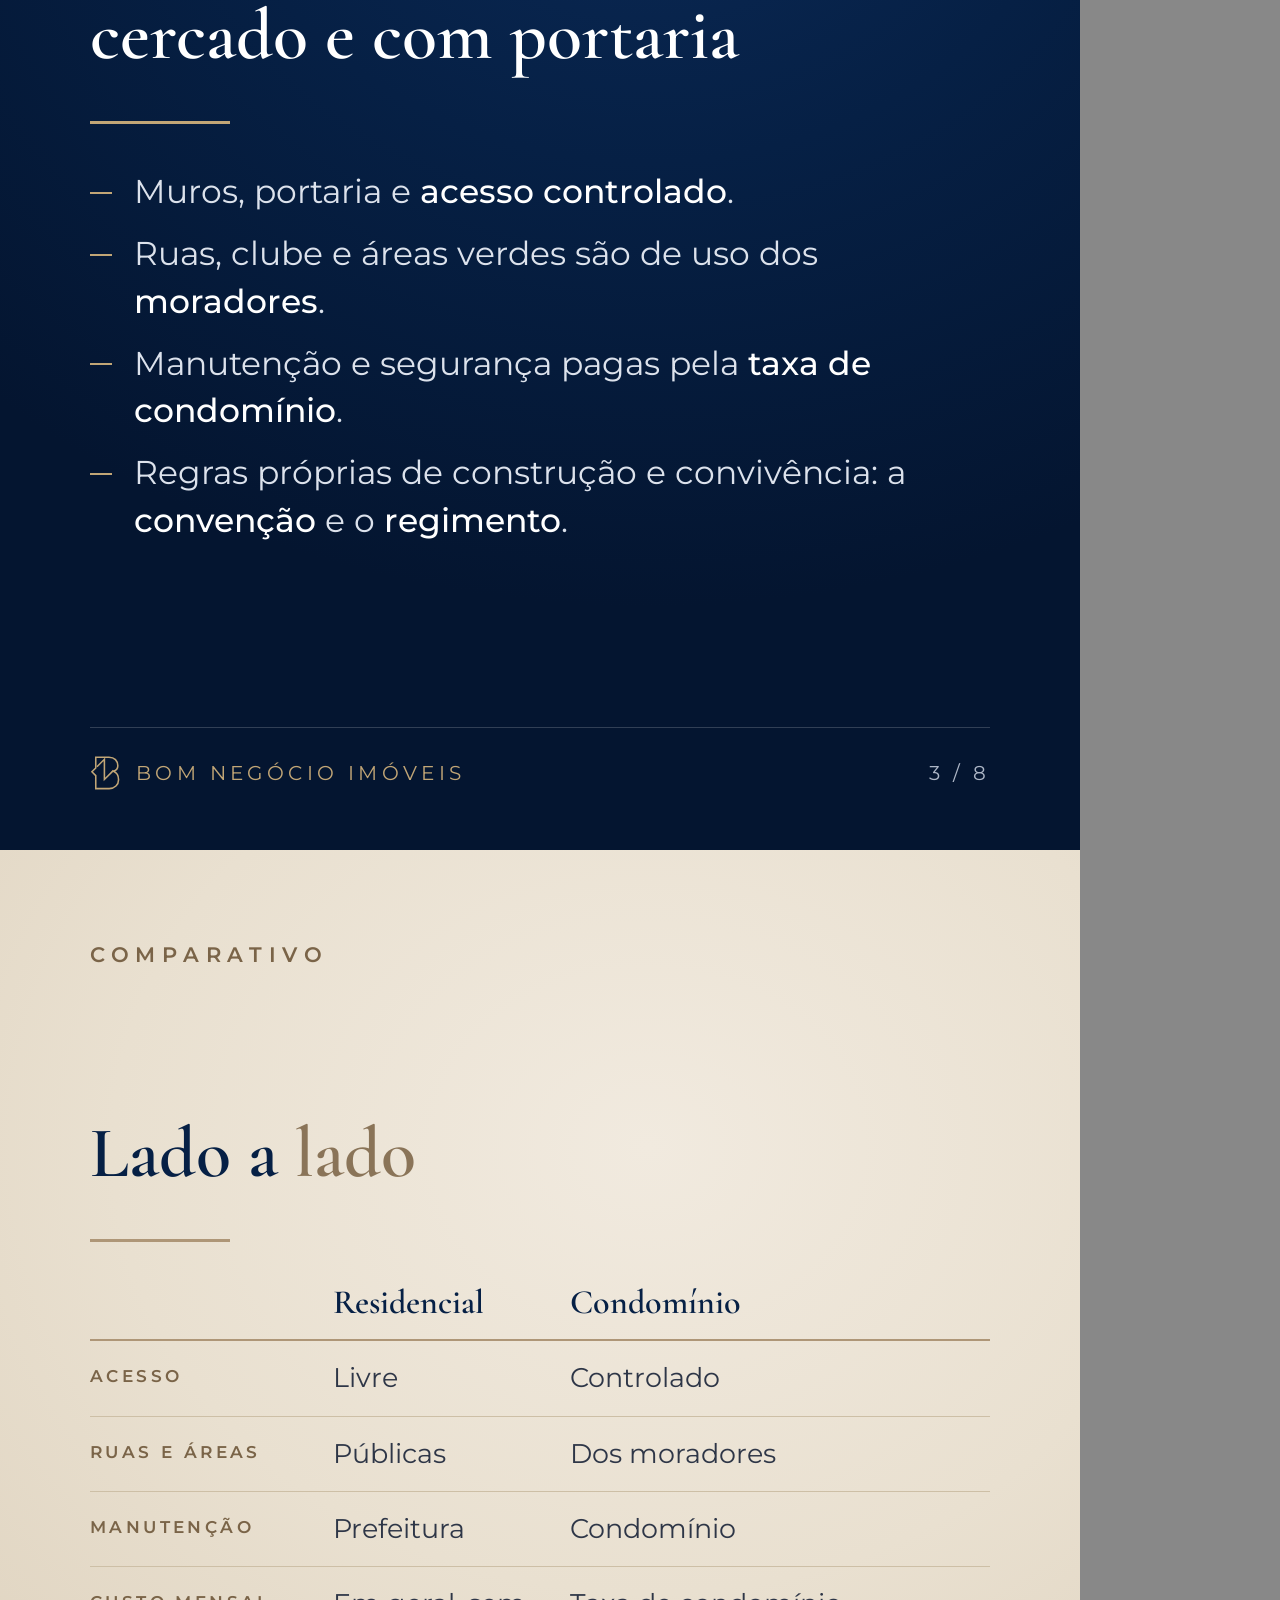
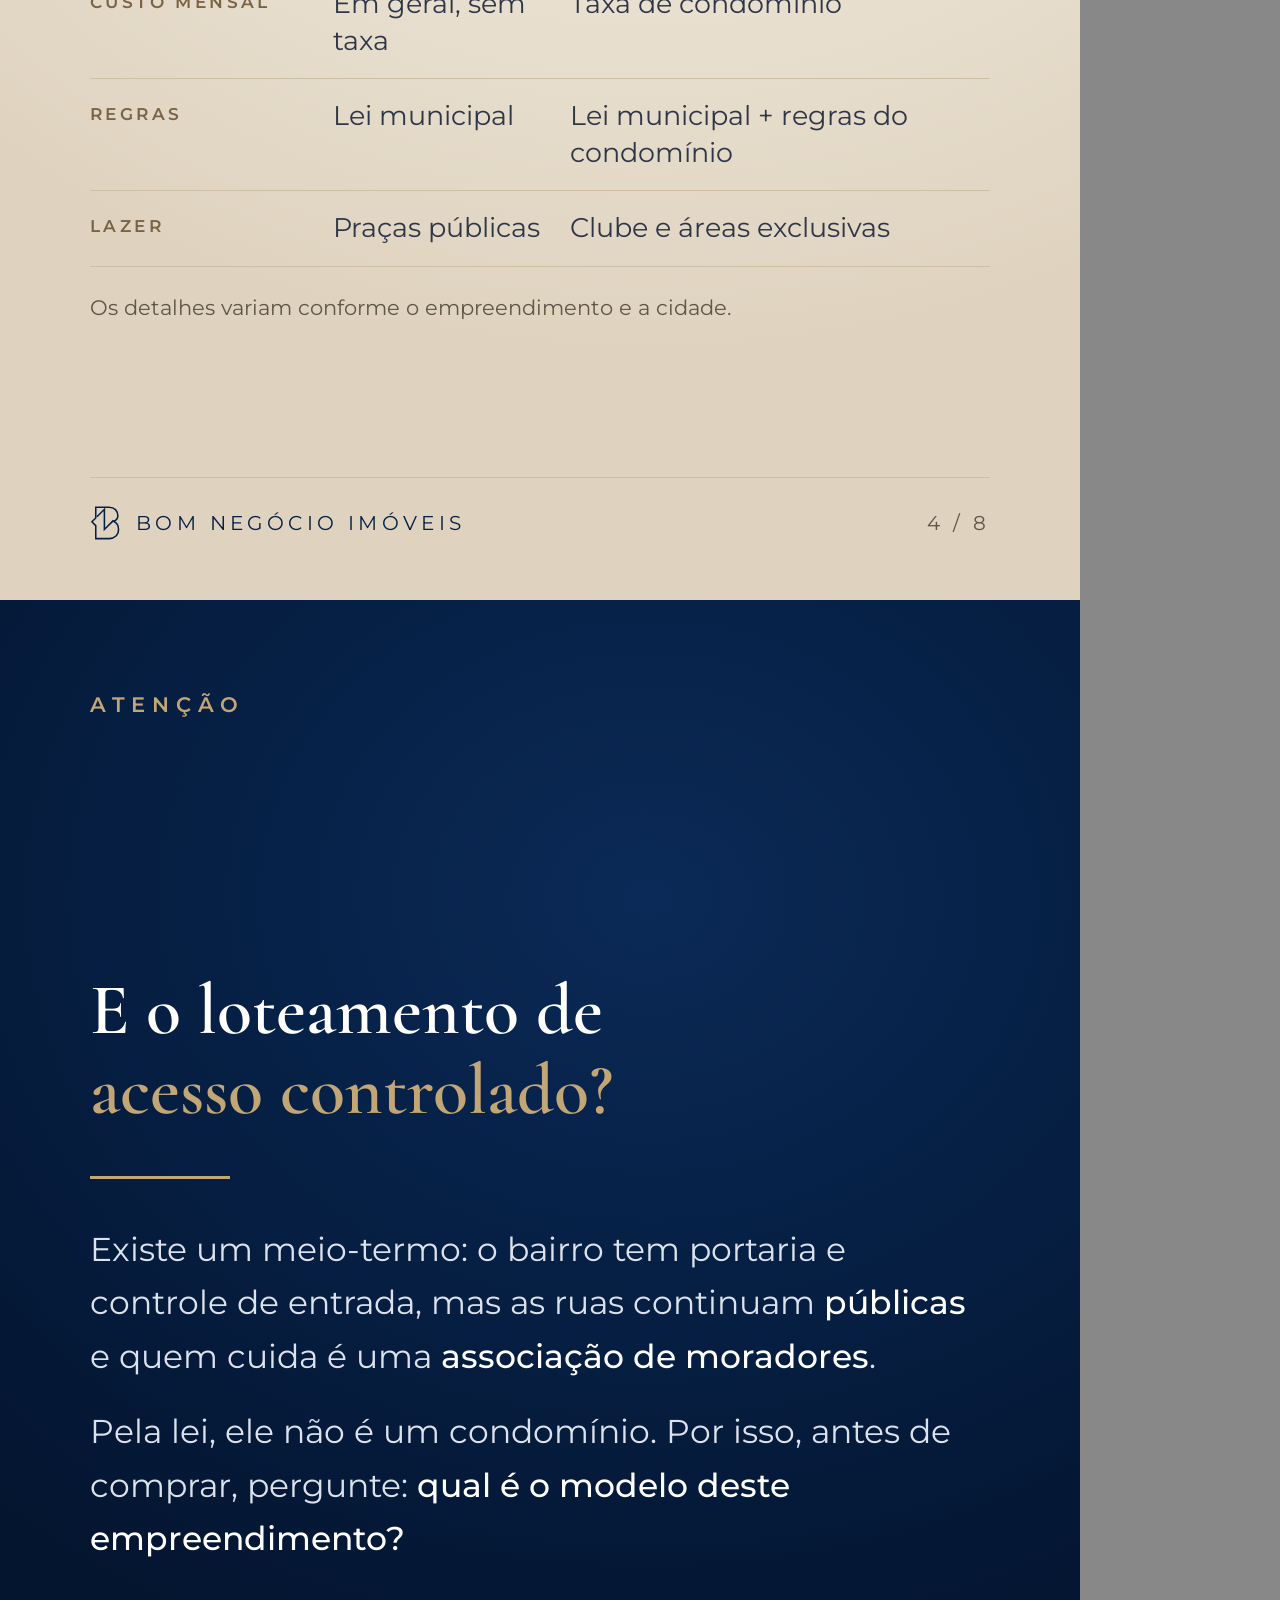
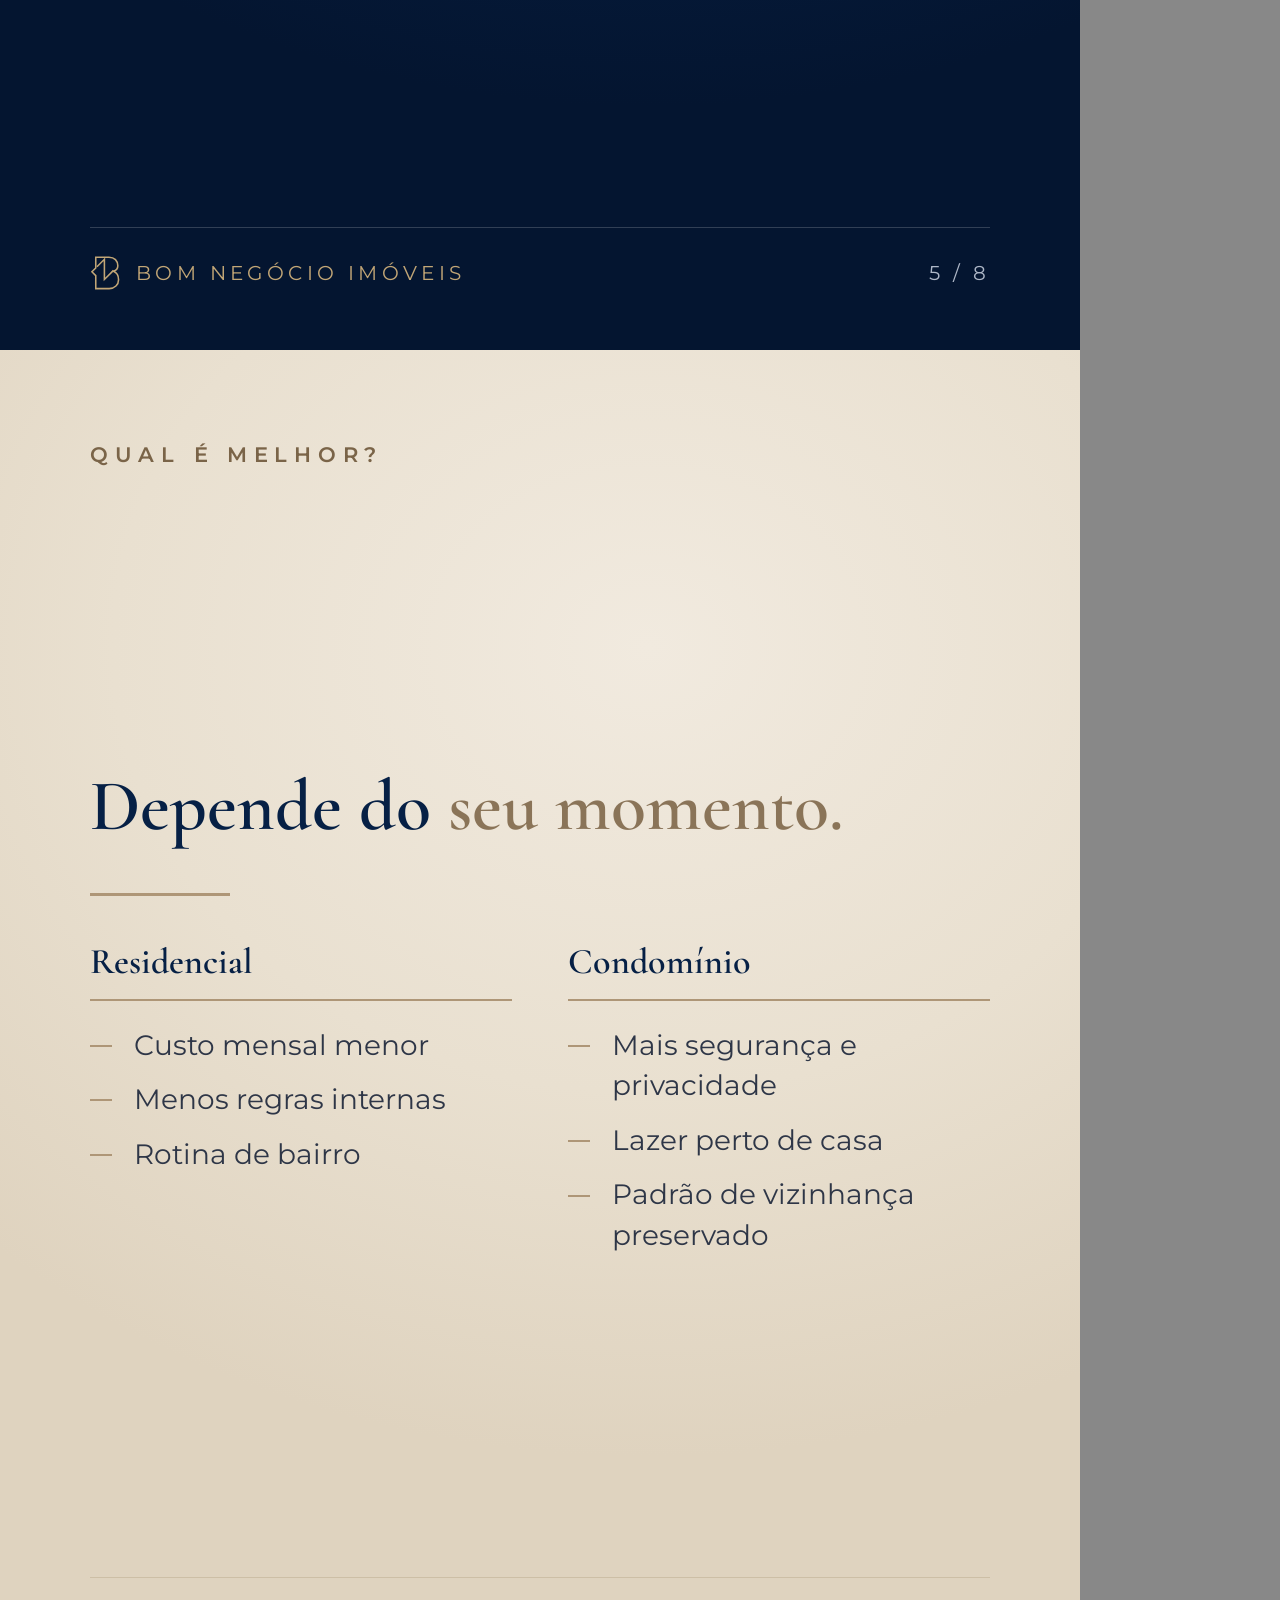
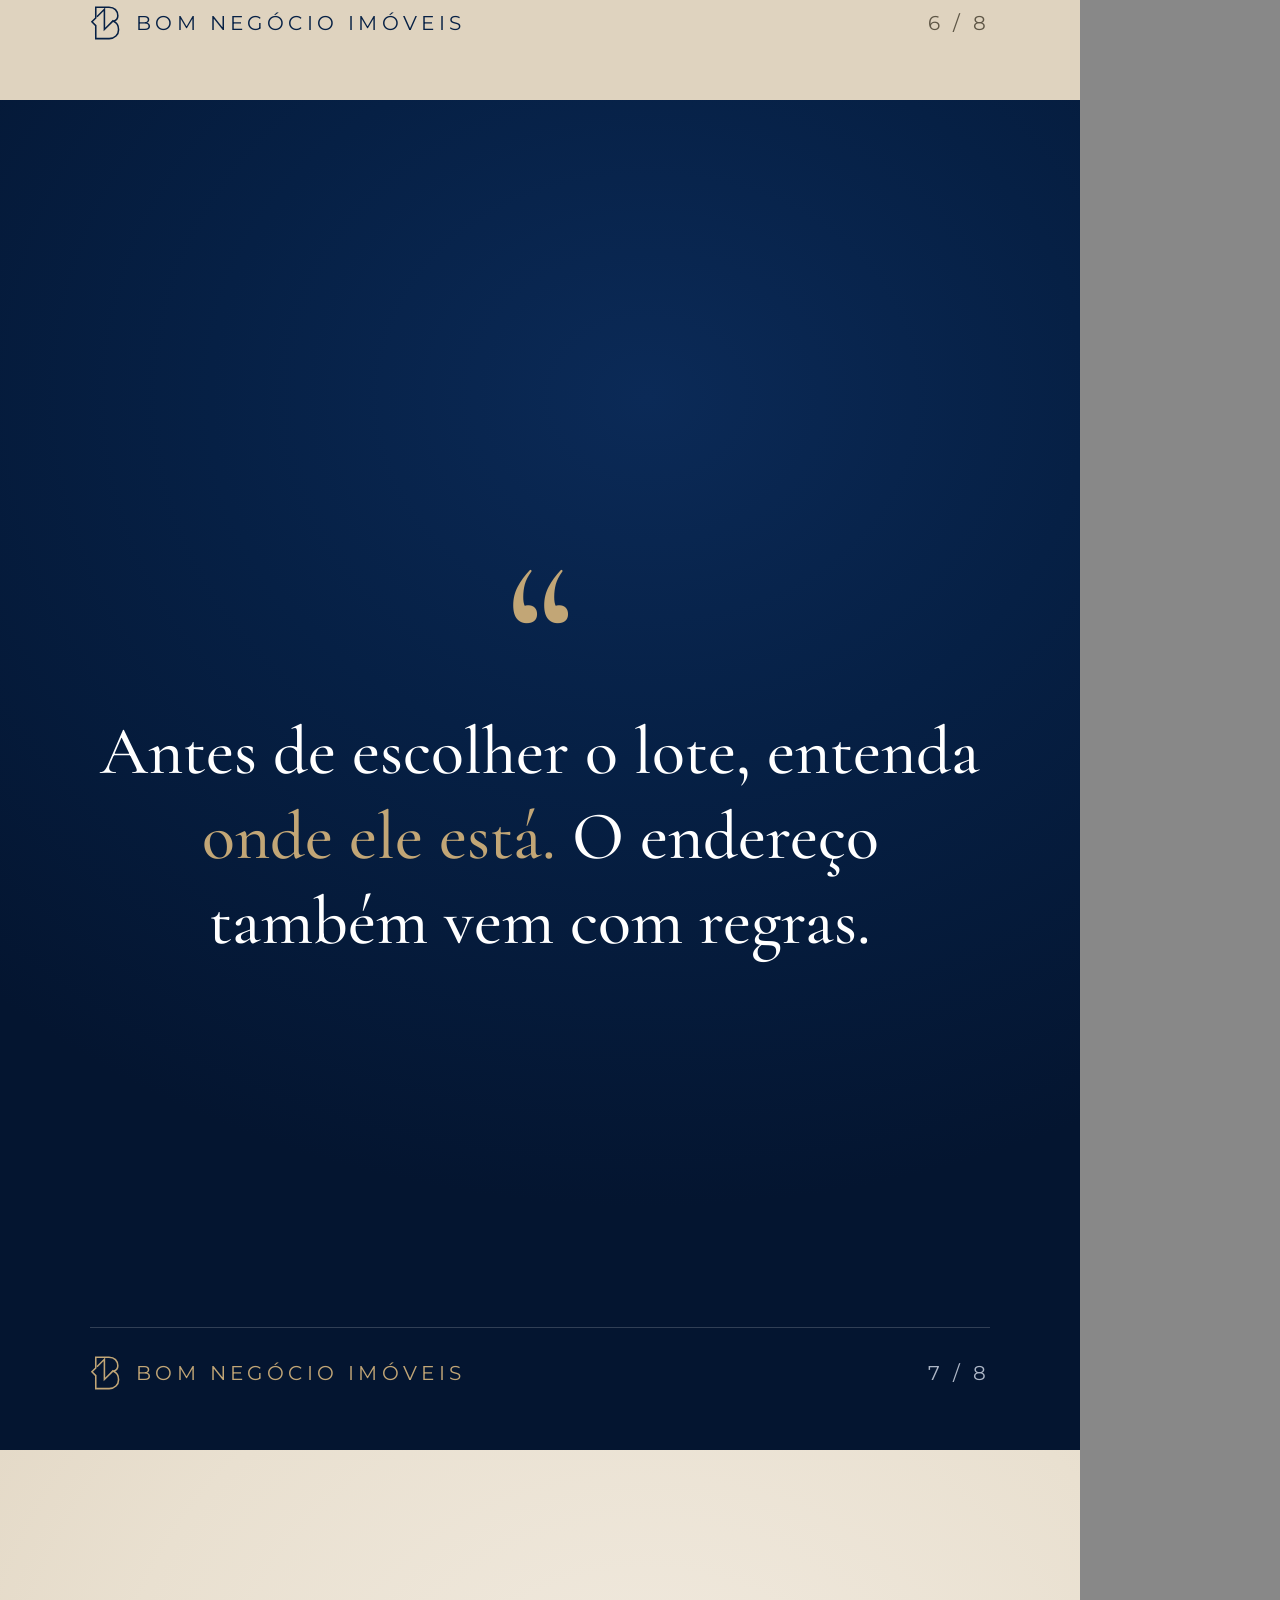
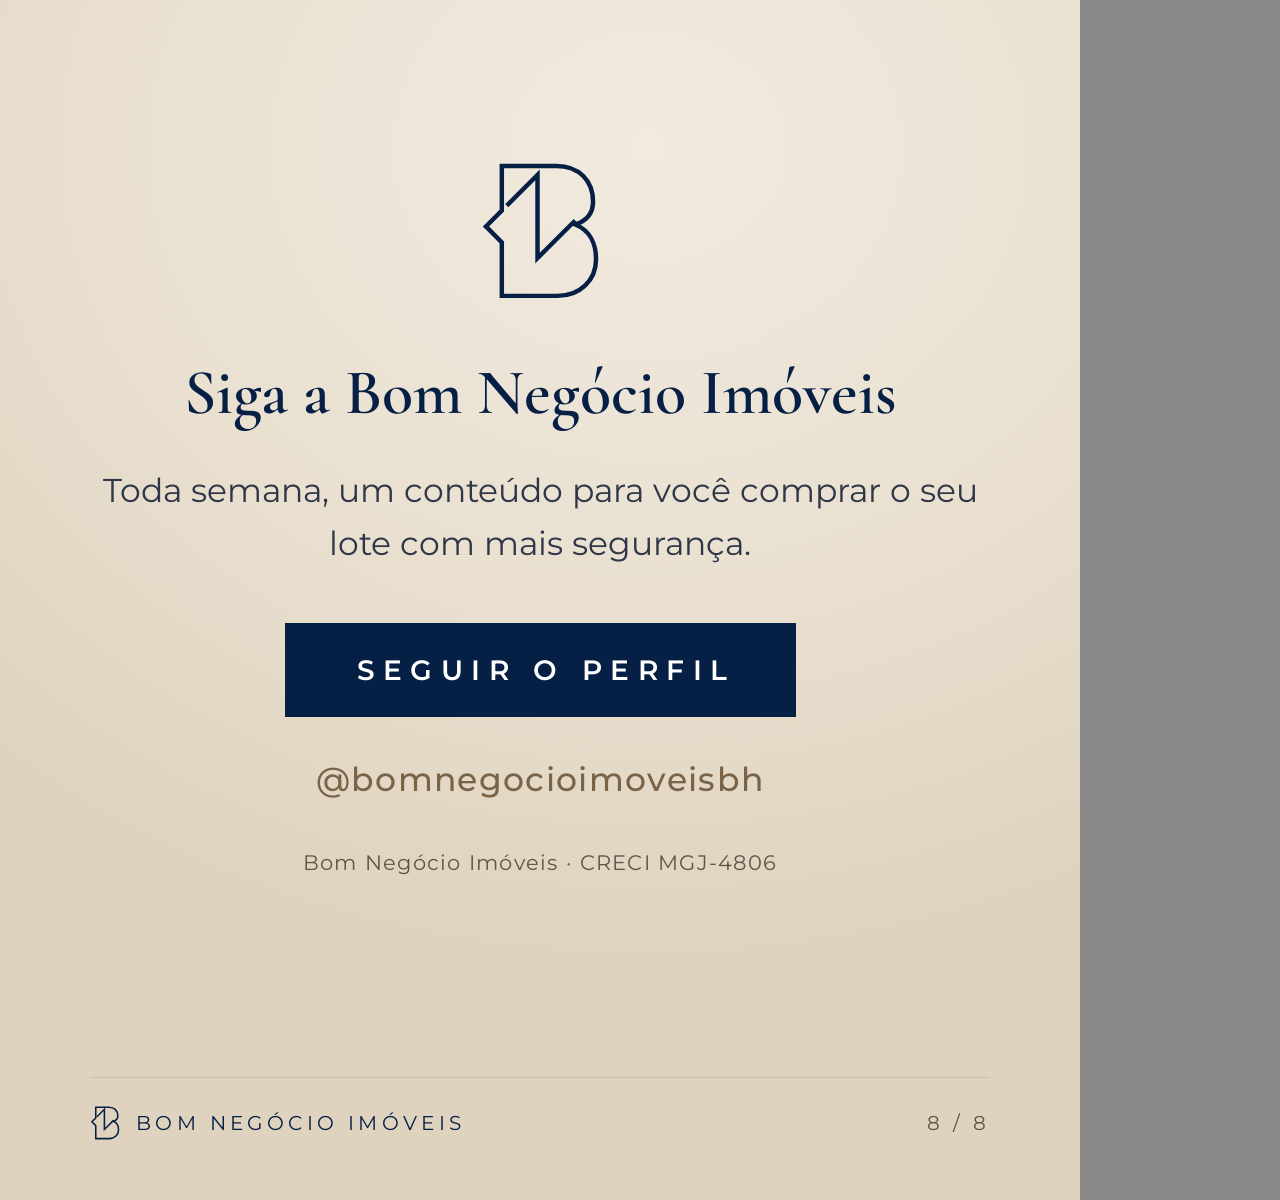
<file: conteudo/05-carrossel-residencial-x-condominio/fonte/slides.html>
<!doctype html><html lang="pt-BR"><head><meta charset="utf-8"><title>Carrossel 05</title><link rel="stylesheet" href="../../_modelo/carrossel.css"></head><body>
<section class="s dark">
  <div class="eyebrow">Educativo · Entenda a diferença</div>
  <div class="body">
    <h1>Residencial ou condomínio fechado: <span class="hl block">qual a diferença?</span></h1>
    <div class="rule"></div>
    <p class="lead">O que muda no dia a dia, nas contas e nas regras de cada um.</p>
  </div>
  <div class="swipe">Arraste &nbsp;→</div>
</section>
<section class="s light">
  <div class="eyebrow">O residencial</div>
  <div class="body">
    <div class="num">1</div>
    <h2>Um bairro planejado e aberto</h2>
    <div class="rule"></div>
    <ul>
      <li>Ruas e praças são <b>públicas</b>, com acesso livre.</li>
      <li>A manutenção das ruas e áreas verdes fica com a <b>prefeitura</b>.</li>
      <li>Normalmente <b>não tem taxa</b> de condomínio.</li>
      <li>As regras de construção seguem a <b>lei do município</b>.</li>
    </ul>
  </div>
</section>
<section class="s dark">
  <div class="eyebrow">O condomínio fechado</div>
  <div class="body">
    <div class="num">2</div>
    <h2>Um espaço privativo, cercado e com portaria</h2>
    <div class="rule"></div>
    <ul>
      <li>Muros, portaria e <b>acesso controlado</b>.</li>
      <li>Ruas, clube e áreas verdes são de uso dos <b>moradores</b>.</li>
      <li>Manutenção e segurança pagas pela <b>taxa de condomínio</b>.</li>
      <li>Regras próprias de construção e convivência: a <b>convenção</b> e o <b>regimento</b>.</li>
    </ul>
  </div>
</section>
<section class="s light">
  <div class="eyebrow">Comparativo</div>
  <div class="body">
    <h2>Lado a <span class="hl">lado</span></h2>
    <div class="rule" style="margin-bottom:34px"></div>
    <table>
      <tr><th></th><th>Residencial</th><th>Condomínio</th></tr>
      <tr><td>Acesso</td><td>Livre</td><td>Controlado</td></tr>
      <tr><td>Ruas e áreas</td><td>Públicas</td><td>Dos moradores</td></tr>
      <tr><td>Manutenção</td><td>Prefeitura</td><td>Condomínio</td></tr>
      <tr><td>Custo mensal</td><td>Em geral, sem taxa</td><td>Taxa de condomínio</td></tr>
      <tr><td>Regras</td><td>Lei municipal</td><td>Lei municipal + regras do condomínio</td></tr>
      <tr><td>Lazer</td><td>Praças públicas</td><td>Clube e áreas exclusivas</td></tr>
    </table>
    <p class="note">Os detalhes variam conforme o empreendimento e a cidade.</p>
  </div>
</section>
<section class="s dark">
  <div class="eyebrow">Atenção</div>
  <div class="body">
    <h2>E o loteamento de <span class="hl">acesso controlado?</span></h2>
    <div class="rule"></div>
    <p>Existe um meio-termo: o bairro tem portaria e controle de entrada, mas as ruas continuam <b>públicas</b> e quem cuida é uma <b>associação de moradores</b>.</p>
    <p>Pela lei, ele não é um condomínio. Por isso, antes de comprar, pergunte: <b>qual é o modelo deste empreendimento?</b></p>
  </div>
</section>
<section class="s light">
  <div class="eyebrow">Qual é melhor?</div>
  <div class="body">
    <h2>Depende do <span class="hl">seu momento.</span></h2>
    <div class="rule"></div>
    <div class="cols">
      <div><h3>Residencial</h3><ul><li>Custo mensal menor</li><li>Menos regras internas</li><li>Rotina de bairro</li></ul></div>
      <div><h3>Condomínio</h3><ul><li>Mais segurança e privacidade</li><li>Lazer perto de casa</li><li>Padrão de vizinhança preservado</li></ul></div>
    </div>
  </div>
</section>
<section class="s dark">
  <div class="body center">
    <div class="q">“</div>
    <div class="quote">Antes de escolher o lote, entenda <span class="hl">onde ele está.</span> O endereço também vem com regras.</div>
  </div>
</section>
<section class="s light final">
  <div class="body center">
    <div class="mono-big"></div>
    <h2>Siga a Bom Negócio Imóveis</h2>
    <p>Toda semana, um conteúdo para você comprar o seu lote com mais segurança.</p>
    <div class="btn">SEGUIR O PERFIL</div>
    <p class="handle">@bomnegocioimoveisbh</p>
    <p class="creci">Bom Negócio Imóveis · CRECI MGJ-4806</p>
  </div>
</section>
<script src="../../_modelo/modelo.js"></script></body></html>
</file>
<file: conteudo/_modelo/carrossel.css>
/* Modelo de carrossel Bom Negócio Imóveis · 1080 × 1350 px
   Títulos: Cormorant Garamond (sem itálico) · Texto: Montserrat
   Fundos: azul-noite (.dark) alternado com champanhe (.light) */
@import url("https://fonts.googleapis.com/css2?family=Cormorant+Garamond:wght@500;600&family=Montserrat:wght@300;400;500;600&display=swap");
:root{--azul:#062045;--noite:#041530;--dourado:#AE9677;--luz:#C2A676;--ouro-esc:#7A6448;--ouro-txt:#8A7458;
  --champanhe:#E9E0D0;--champ-linha:#CDBFA6;--grafite:#2E3647;
  --serif:"Cormorant Garamond",Georgia,serif;--sans:Montserrat,"Helvetica Neue",Arial,sans-serif}
*{box-sizing:border-box;margin:0;padding:0}
body{background:#888}
.s{width:1080px;height:1350px;position:relative;overflow:hidden;font-family:var(--sans);display:flex;flex-direction:column;padding:0 90px}
.dark{background:radial-gradient(90% 60% at 60% 22%,#0B2A57 0%,#062045 45%,#041530 100%);color:#fff}
.light{background:radial-gradient(90% 60% at 60% 22%,#F1EADF 0%,#E9E0D0 55%,#DFD3BF 100%);color:var(--azul)}
.green{background:radial-gradient(90% 60% at 60% 22%,#1C4A3D 0%,#163B31 50%,#0F2A23 100%);color:#fff}
.eyebrow{position:absolute;top:92px;left:90px;font-size:21px;font-weight:600;letter-spacing:.32em;text-transform:uppercase}
.dark .eyebrow{color:var(--luz)} .light .eyebrow{color:var(--ouro-esc)} .green .eyebrow{color:#E9E4D8}
.body{flex:1;display:flex;flex-direction:column;justify-content:center;padding-top:150px;padding-bottom:40px}
.foot{height:90px;border-top:1px solid;display:flex;align-items:center;justify-content:space-between;margin-bottom:33px}
.dark .foot,.green .foot{border-color:rgba(255,255,255,.18)} .light .foot{border-color:var(--champ-linha)}
.brand{display:flex;align-items:center;gap:16px;font-size:20px;letter-spacing:.22em;text-transform:uppercase}
.brand svg{width:30px;height:36px}
.dark .brand,.green .brand{color:var(--luz)} .light .brand{color:var(--azul)}
.pg{font-size:20px;letter-spacing:.2em}
.dark .pg,.green .pg{color:#AEB7C7} .light .pg{color:#5E5646}
/* títulos: uma família só, sem itálico; destaque = cor */
h1,h2,h3,.num,.big,.quote,.q,th{font-family:var(--serif);font-style:normal;letter-spacing:0;text-wrap:balance;font-variant-numeric:lining-nums;font-feature-settings:"lnum" 1}
.defs{font-variant-numeric:lining-nums}
h1,h2{font-weight:600;line-height:1.08}
h1{font-size:104px}
h2{font-size:72px;line-height:1.1}
.hl{color:var(--luz)} .light .hl{color:var(--ouro-txt)}
h1 .hl.block{display:block}
.num{font-weight:500;font-size:130px;line-height:.85;margin-bottom:28px;font-variant-numeric:lining-nums}
.dark .num,.green .num{color:var(--luz)} .light .num{color:var(--ouro-txt)}
.big{font-weight:500;font-size:190px;line-height:.95;font-variant-numeric:lining-nums}
.rule{width:140px;height:3px;background:var(--luz);margin:46px 0 44px}
.light .rule{background:var(--dourado)}
p,li{font-size:33px;line-height:1.62}
.dark p,.dark li,.green p,.green li{color:#DCE2EC} .light p,.light li{color:var(--grafite)}
p+p{margin-top:22px}
.lead{font-size:38px;line-height:1.5}
ul{list-style:none}
li{position:relative;padding-left:44px;margin-bottom:14px;line-height:1.45}
li::before{content:"";position:absolute;left:0;top:.72em;width:22px;height:2px;background:var(--luz)}
.light li::before{background:var(--dourado)}
b{font-weight:500}.dark b,.green b{color:#fff}.light b{color:var(--azul)}
.swipe{font-size:24px;letter-spacing:.3em;color:var(--luz);margin-bottom:38px;text-transform:uppercase}
.note{font-size:21px;line-height:1.45;margin-top:26px}
.dark .note{color:#9FAABD} .light .note{color:#5E5646}
/* tabela */
table{width:100%;border-collapse:collapse;margin-top:6px}
th{font-weight:600;font-size:34px;color:var(--azul);text-align:left;padding:0 0 16px;border-bottom:2px solid var(--dourado)}
th:first-child{width:27%}
td{font-size:27px;line-height:1.35;color:var(--grafite);padding:19px 18px 19px 0;border-bottom:1px solid var(--champ-linha);vertical-align:top}
td:first-child{font-size:17px;font-weight:600;letter-spacing:.2em;text-transform:uppercase;color:var(--ouro-esc);padding-top:24px}
/* duas colunas */
.cols{display:grid;grid-template-columns:1fr 1fr;gap:56px}
.cols h3{font-weight:600;font-size:36px;color:var(--azul);padding-bottom:16px;border-bottom:2px solid var(--dourado);margin-bottom:24px}
.cols li{font-size:28px}
/* citação (sem assinatura) */
.center{text-align:center;align-items:center}
.q{font-size:200px;font-weight:500;line-height:.6;height:80px;margin-bottom:56px;color:var(--luz)}
.light .q{color:var(--dourado)}
.quote{font-weight:500;font-size:68px;line-height:1.25}
.dark .quote{color:#fff} .light .quote{color:var(--azul)}
.center .rule{margin:52px auto 48px}
.center p{text-align:center}
/* fechamento: seguir o perfil */
.mono-big{width:124px;height:149px;margin:0 auto 52px}
.dark .mono-big{color:var(--luz)} .light .mono-big{color:var(--azul)}
.final h2{font-size:64px;text-align:center}
.final p{text-align:center;font-size:33px;margin-top:36px}
.handle{font-family:var(--sans);font-weight:500;font-size:30px;letter-spacing:.04em;margin-top:28px}
.dark .handle{color:var(--luz)} .light .handle{color:var(--ouro-esc)}
.btn{display:inline-block;font-weight:600;font-size:28px;letter-spacing:.3em;padding:30px 60px 30px 72px;margin:52px auto 0}
.light .btn{background:var(--azul);color:#fff} .dark .btn{background:var(--luz);color:var(--azul)}
.creci{font-size:21px!important;letter-spacing:.06em;margin-top:40px!important}
.dark .creci{color:#9FAABD!important} .light .creci{color:#5E5646!important}
</file>
